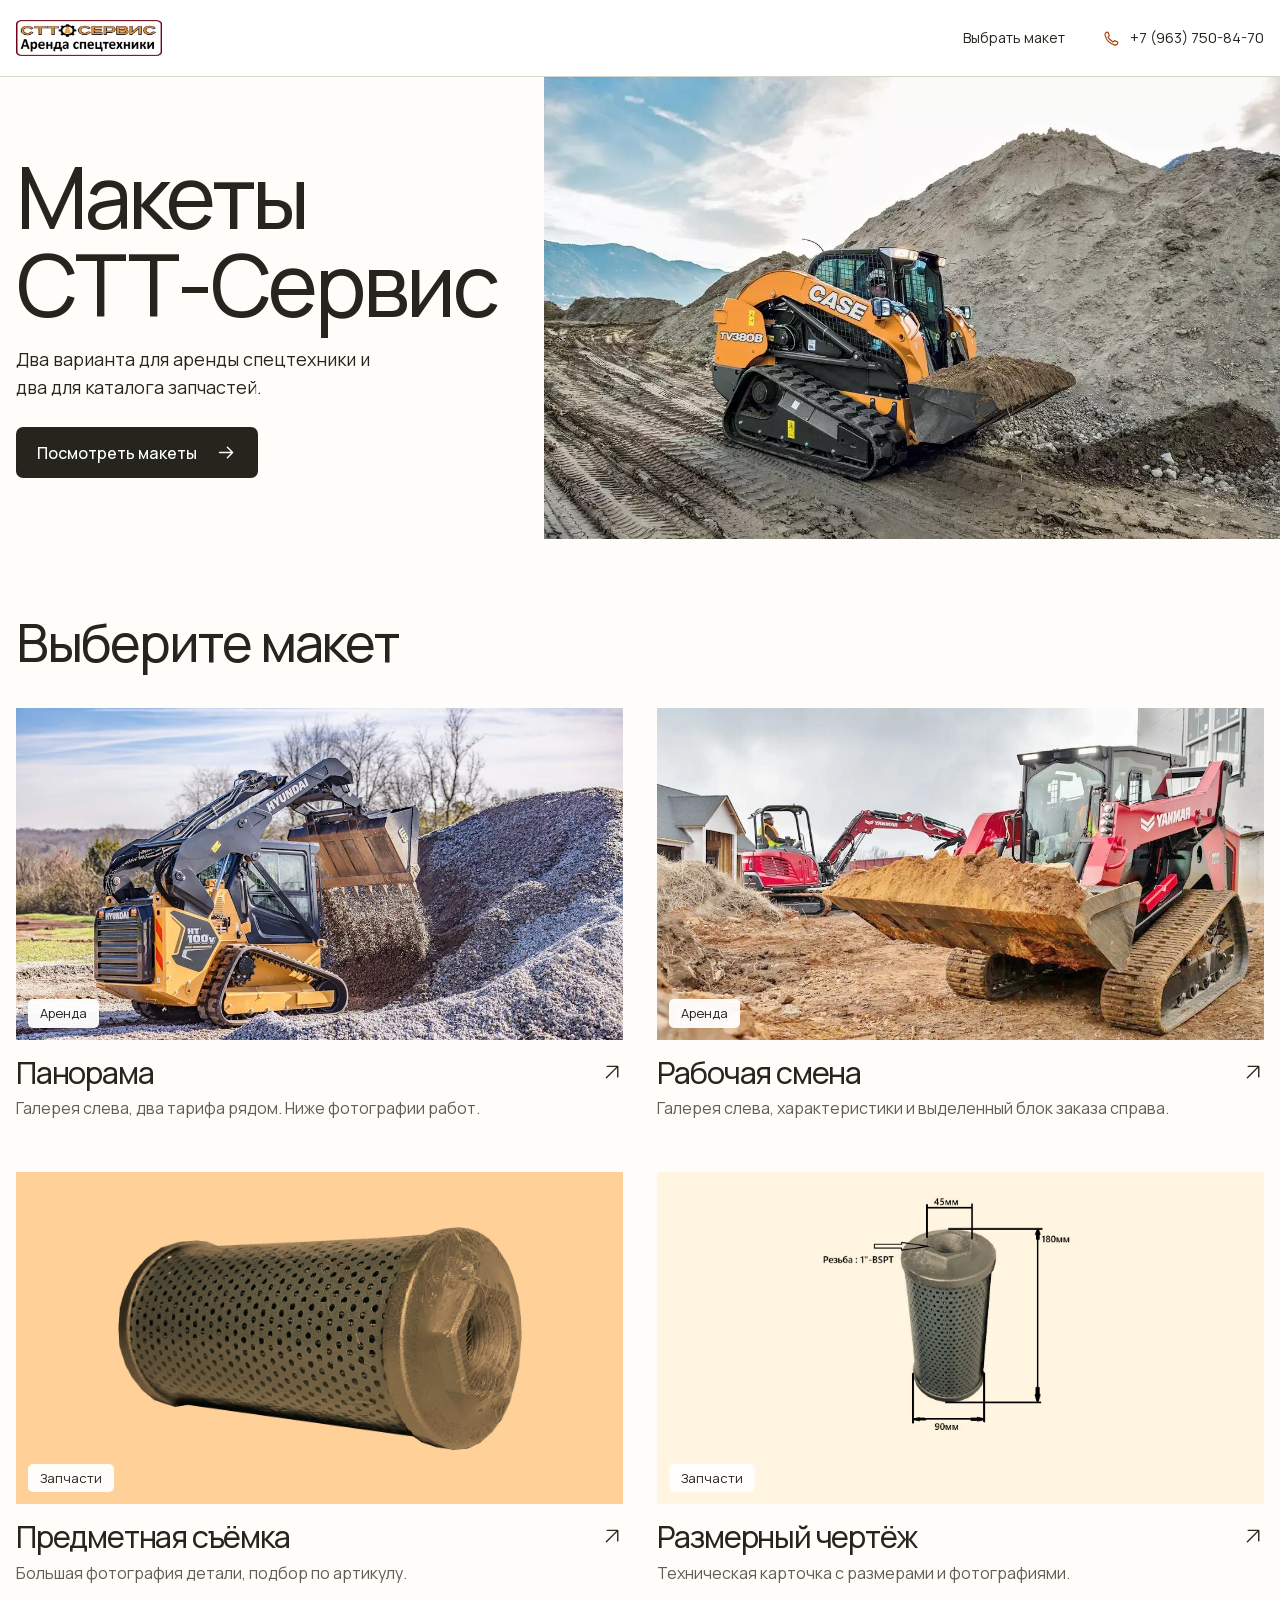
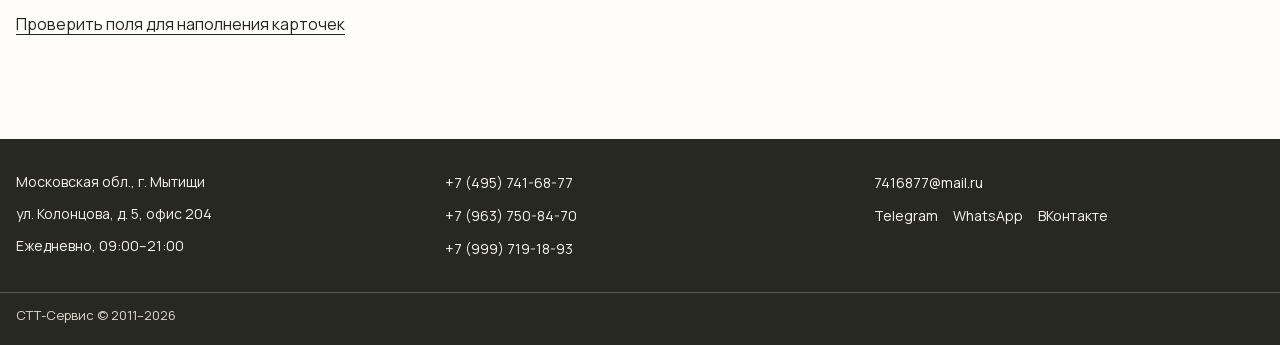
<file: index.html>
<!doctype html><html lang="ru"><head>
    <meta charset="utf-8"><meta name="viewport" content="width=device-width,initial-scale=1,viewport-fit=cover">
    <meta name="robots" content="noindex,nofollow"><meta name="theme-color" content="#ffca54">
    <title>Макеты для согласования · СТТ-Сервис</title>
    <meta name="description" content="Четыре макета страниц для согласования.">
    <meta property="og:type" content="website"><meta property="og:title" content="Макеты для согласования · СТТ-Сервис">
    <meta property="og:description" content="Четыре макета страниц для согласования."><meta property="og:locale" content="ru_RU">
    <meta property="og:url" content="https://overf1tted.github.io/stt-design/"><meta property="og:image" content="https://overf1tted.github.io/stt-design/work-slope.webp">
    <link rel="icon" href="logo.webp"><link rel="stylesheet" href="orange.css?v=5">
    <script src="orange.js?v=3" defer></script></head><body class="review"><a class="skip" href="#main">К содержанию</a><header><div class="shell head"><a class="brand" href="index.html" aria-label="СТТ-Сервис — все макеты"><img src="logo.webp" width="460" height="111" alt="СТТ-Сервис"></a><nav aria-label="Навигация"><a href="#variants">Выбрать макет</a></nav><a class="phone" href="tel:+79637508470" aria-label="Позвонить +7 (963) 750-84-70"><svg class="icon" aria-hidden="true" viewBox="0 0 24 24" fill="none" stroke="currentColor" stroke-width="1.6" stroke-linecap="round" stroke-linejoin="round"><path d="m7 3 2 5-2 2c2 3 4 5 7 7l2-2 5 2c0 3-2 5-5 4C9 19 5 15 3 8 2 5 4 3 7 3z"/></svg><span>+7 (963) 750-84-70</span></a></div></header><main id="main"><section class="cover"><div class="cover-pic"><img src="work-slope.webp" alt="Гусеничный мини-погрузчик у насыпи щебня" title="Гусеничный мини-погрузчик у насыпи щебня" decoding="async" fetchpriority="high"></div><div class="cover-copy"><h1>Макеты <br>СТТ-Сервис</h1><p>Два варианта для аренды спецтехники и два для каталога запчастей.</p><a class="action dark" href="#variants"><span>Посмотреть макеты</span><svg class="icon" aria-hidden="true" viewBox="0 0 24 24" fill="none" stroke="currentColor" stroke-width="1.6" stroke-linecap="round" stroke-linejoin="round"><path d="M4 12h15m-6-6 6 6-6 6"/></svg></a></div></section><section id="variants" class="shell options"><h2>Выберите макет</h2><div class="option-grid"><a class="preview-card panorama-card" href="panorama.html"><figure><img src="loader-gravel.webp" alt="Мини-погрузчик набирает щебень" title="Мини-погрузчик набирает щебень" decoding="async" loading="lazy"><span>Аренда</span></figure><div><h3>Панорама</h3><svg class="icon" aria-hidden="true" viewBox="0 0 24 24" fill="none" stroke="currentColor" stroke-width="1.6" stroke-linecap="round" stroke-linejoin="round"><path d="M5 18 18 5M6 5h12v12"/></svg></div><p>Галерея слева, два тарифа рядом. Ниже фотографии работ.</p></a><a class="preview-card shift-card" href="shift.html"><figure><img src="loader-main.webp" alt="Гусеничный мини-погрузчик с ковшом песка" title="Гусеничный мини-погрузчик с ковшом песка" decoding="async" loading="lazy"><span>Аренда</span></figure><div><h3>Рабочая смена</h3><svg class="icon" aria-hidden="true" viewBox="0 0 24 24" fill="none" stroke="currentColor" stroke-width="1.6" stroke-linecap="round" stroke-linejoin="round"><path d="M5 18 18 5M6 5h12v12"/></svg></div><p>Галерея слева, характеристики и выделенный блок заказа справа.</p></a><a class="preview-card detail-card" href="detail.html"><figure><img src="product-3.webp" alt="Гидравлический фильтр V0511-65150, вид сбоку" title="Гидравлический фильтр V0511-65150, вид сбоку" decoding="async" loading="lazy"><span>Запчасти</span></figure><div><h3>Предметная съёмка</h3><svg class="icon" aria-hidden="true" viewBox="0 0 24 24" fill="none" stroke="currentColor" stroke-width="1.6" stroke-linecap="round" stroke-linejoin="round"><path d="M5 18 18 5M6 5h12v12"/></svg></div><p>Большая фотография детали, подбор по артикулу.</p></a><a class="preview-card drawing-card" href="drawing.html"><figure><img src="product-2.webp" alt="Размерный чертёж фильтра с указанием резьбы" title="Размерный чертёж фильтра с указанием резьбы" decoding="async" loading="lazy"><span>Запчасти</span></figure><div><h3>Размерный чертёж</h3><svg class="icon" aria-hidden="true" viewBox="0 0 24 24" fill="none" stroke="currentColor" stroke-width="1.6" stroke-linecap="round" stroke-linejoin="round"><path d="M5 18 18 5M6 5h12v12"/></svg></div><p>Техническая карточка с размерами и фотографиями.</p></a></div><p class="edit-link"><a href="editor.html">Проверить поля для наполнения карточек</a></p></section></main><footer class="contact-footer"><div class="shell foot">
      <div><p>Московская обл., г. Мытищи</p><p>ул. Колонцова, д. 5, офис 204</p><p>Ежедневно, 09:00–21:00</p></div>
      <div><a href="tel:+74957416877">+7 (495) 741-68-77</a><a href="tel:+79637508470">+7 (963) 750-84-70</a><a href="tel:+79997191893">+7 (999) 719-18-93</a></div>
      <div><a href="mailto:7416877@mail.ru">7416877@mail.ru</a><div class="foot-links">
        <a href="https://t.me/STT_SERVIS">Telegram</a><a href="https://wa.me/79637508470">WhatsApp</a><a href="https://vk.com/stt_service79637508470">ВКонтакте</a></div>
      </div></div><div class="shell footer-copy">СТТ-Сервис © 2011–2026</div></footer></body></html>
</file>
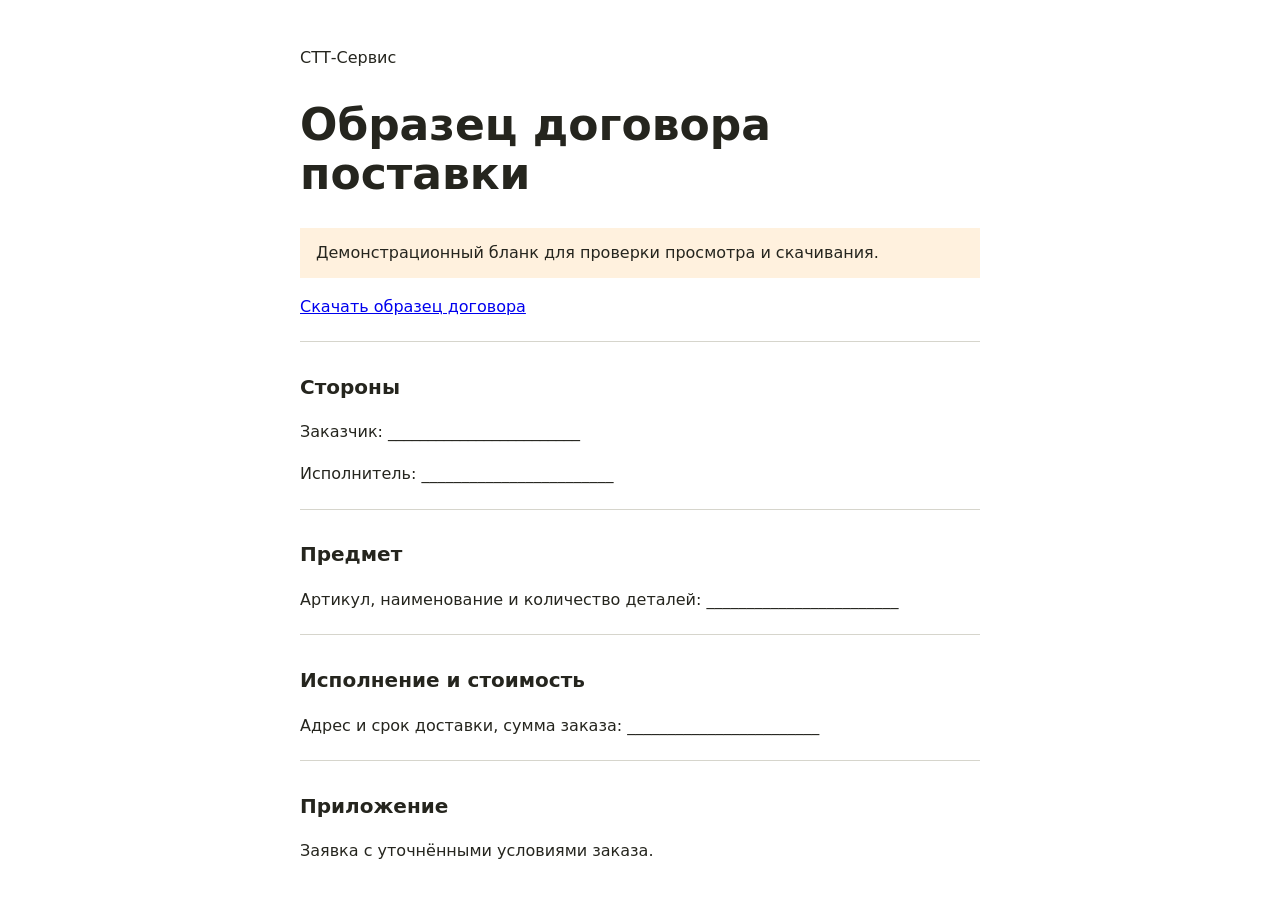
<file: agreement-parts.html>
<!doctype html><html lang="ru"><head><meta charset="utf-8"><meta name="viewport" content="width=device-width,initial-scale=1"><meta name="robots" content="noindex,nofollow"><title>Образец договора поставки · СТТ-Сервис</title><style>
    body{font:16px/1.6 system-ui,sans-serif;max-width:680px;margin:45px auto;padding:0 20px;color:#25251e}
    h1{font-size:clamp(28px,6vw,44px);font-weight:550;line-height:1.12}
    h2{font-size:20px} section{border-top:1px solid #d6d5cc;margin-top:22px;padding-top:12px}
    p{overflow-wrap:anywhere} aside{background:#fff1de;padding:12px 16px}
    </style></head><body><p>СТТ-Сервис</p><h1>Образец договора поставки</h1>
    <aside>Демонстрационный бланк для проверки просмотра и скачивания.</aside>
    <p><a href="agreement-parts.html" download>Скачать образец договора</a></p><section><h2>Стороны</h2><p>Заказчик: ________________________</p><p>Исполнитель: ________________________</p></section><section><h2>Предмет</h2><p>Артикул, наименование и количество деталей: ________________________</p></section><section><h2>Исполнение и стоимость</h2><p>Адрес и срок доставки, сумма заказа: ________________________</p></section><section><h2>Приложение</h2><p>Заявка с уточнёнными условиями заказа.</p></section></body></html>
</file>
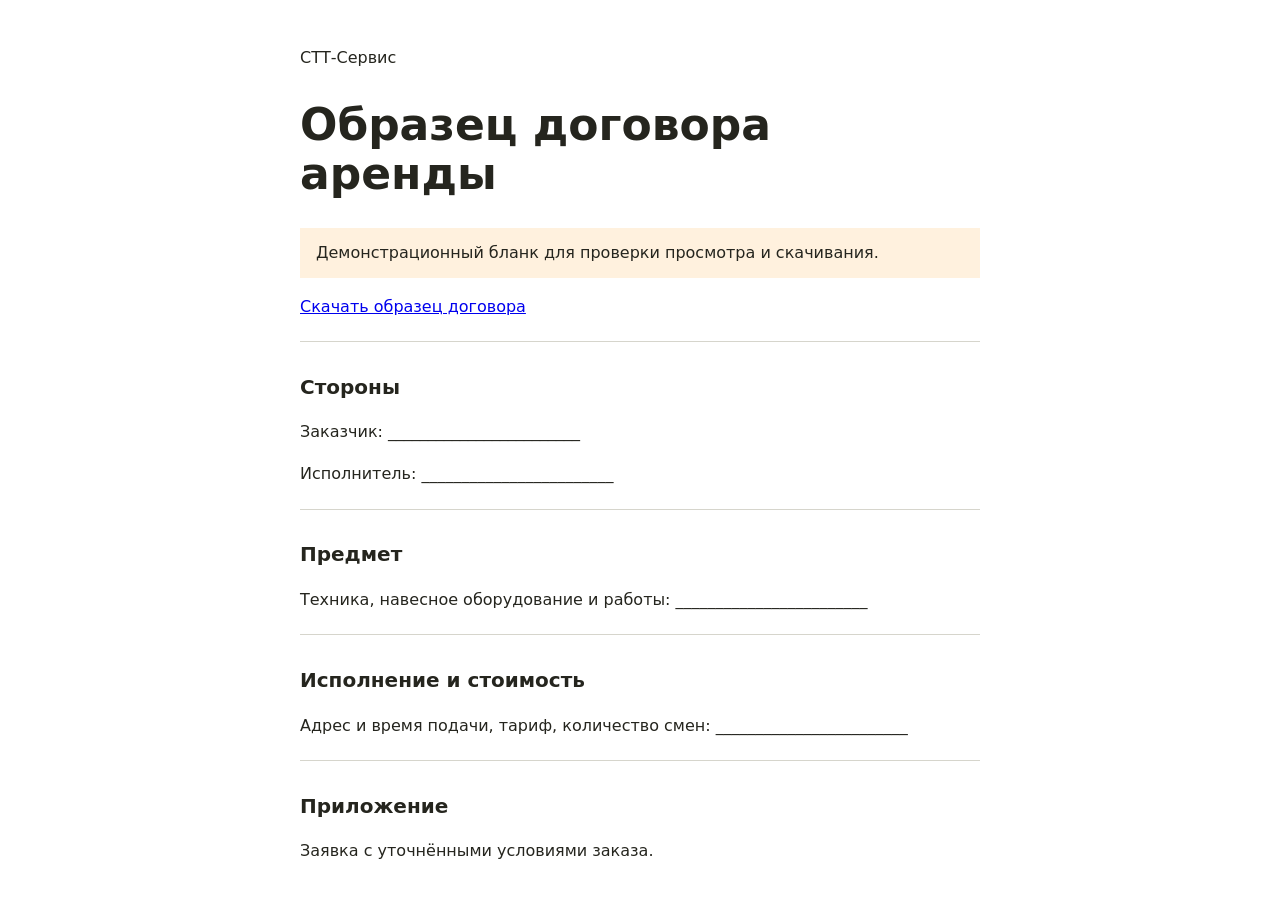
<file: agreement-rent.html>
<!doctype html><html lang="ru"><head><meta charset="utf-8"><meta name="viewport" content="width=device-width,initial-scale=1"><meta name="robots" content="noindex,nofollow"><title>Образец договора аренды · СТТ-Сервис</title><style>
    body{font:16px/1.6 system-ui,sans-serif;max-width:680px;margin:45px auto;padding:0 20px;color:#25251e}
    h1{font-size:clamp(28px,6vw,44px);font-weight:550;line-height:1.12}
    h2{font-size:20px} section{border-top:1px solid #d6d5cc;margin-top:22px;padding-top:12px}
    p{overflow-wrap:anywhere} aside{background:#fff1de;padding:12px 16px}
    </style></head><body><p>СТТ-Сервис</p><h1>Образец договора аренды</h1>
    <aside>Демонстрационный бланк для проверки просмотра и скачивания.</aside>
    <p><a href="agreement-rent.html" download>Скачать образец договора</a></p><section><h2>Стороны</h2><p>Заказчик: ________________________</p><p>Исполнитель: ________________________</p></section><section><h2>Предмет</h2><p>Техника, навесное оборудование и работы: ________________________</p></section><section><h2>Исполнение и стоимость</h2><p>Адрес и время подачи, тариф, количество смен: ________________________</p></section><section><h2>Приложение</h2><p>Заявка с уточнёнными условиями заказа.</p></section></body></html>
</file>
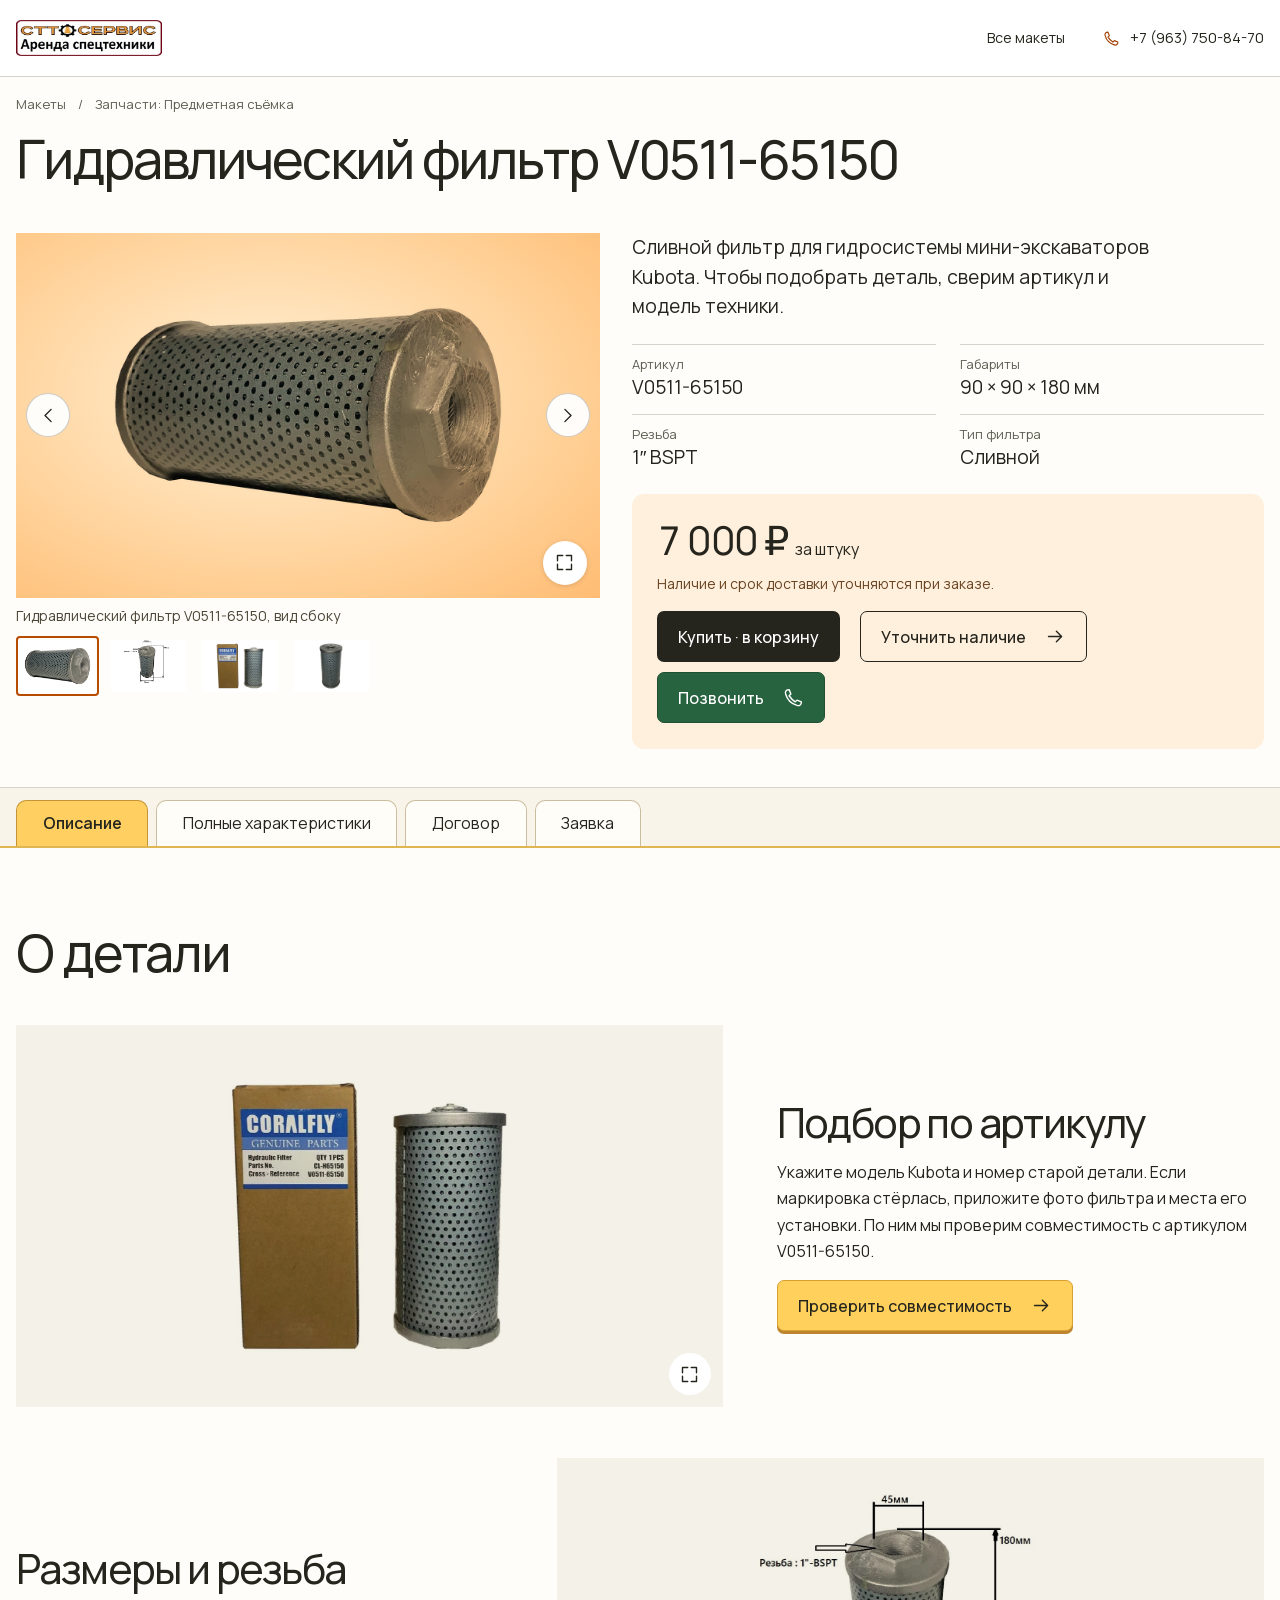
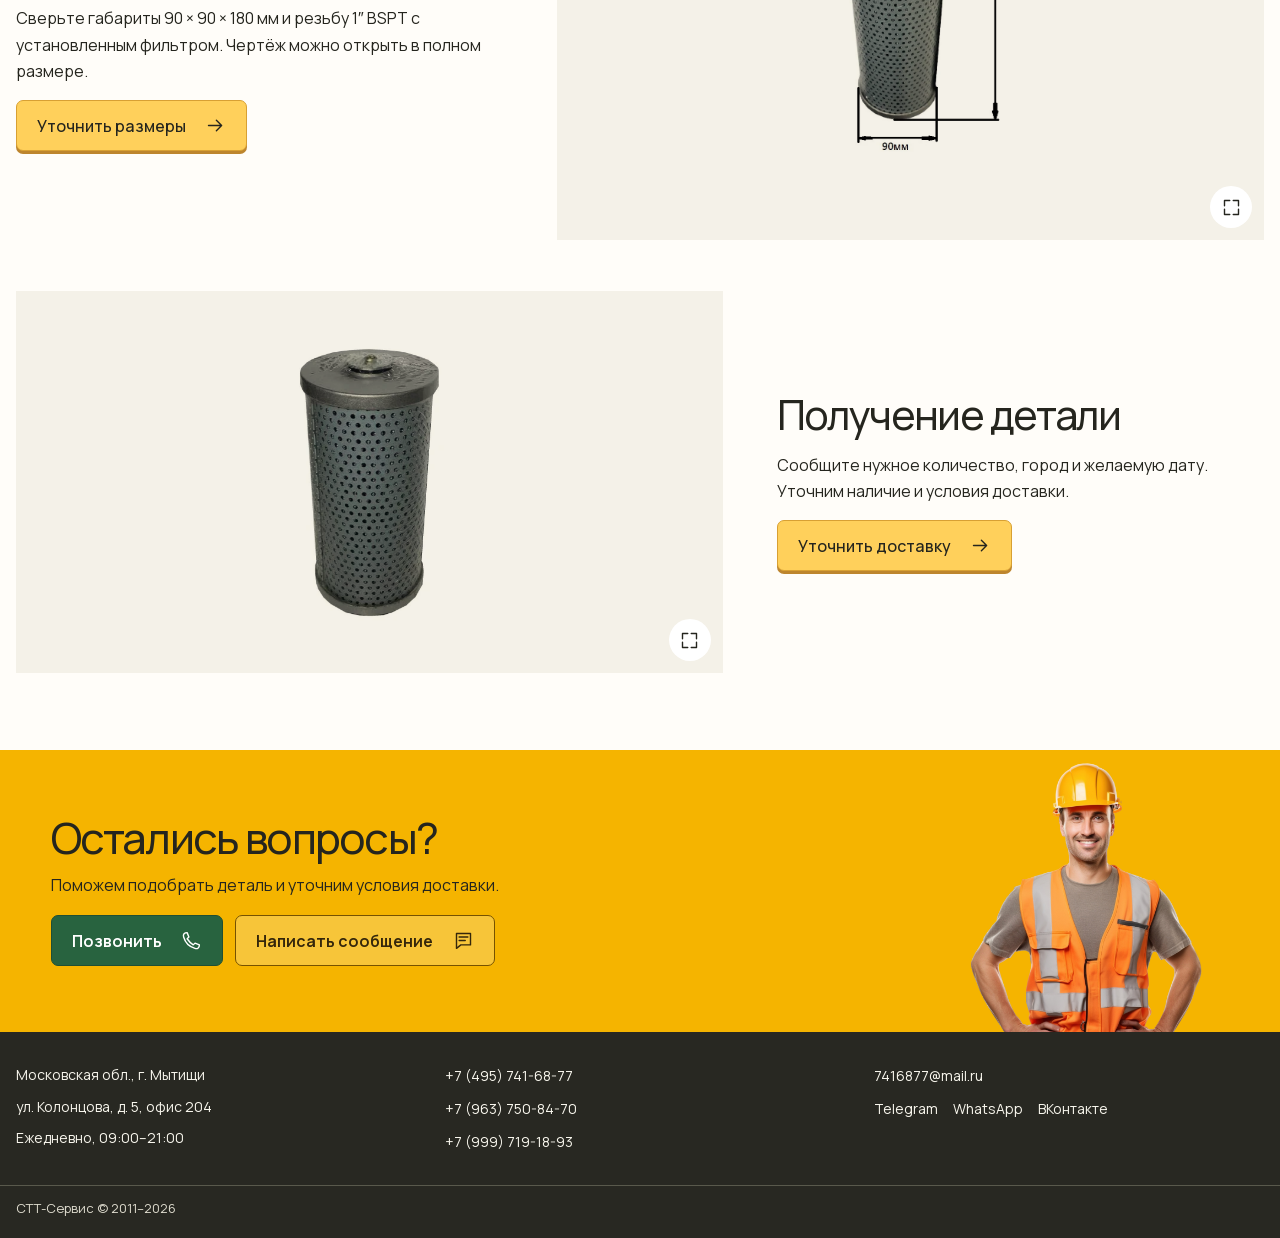
<file: detail.html>
<!doctype html><html lang="ru"><head>
    <meta charset="utf-8"><meta name="viewport" content="width=device-width,initial-scale=1,viewport-fit=cover">
    <meta name="robots" content="noindex,nofollow"><meta name="theme-color" content="#ffca54">
    <title>Гидравлический фильтр V0511-65150 · СТТ-Сервис</title>
    <meta name="description" content="Сливной фильтр для гидросистемы мини-экскаваторов Kubota. Чтобы подобрать деталь, сверим артикул и модель техники.">
    <meta property="og:type" content="website"><meta property="og:title" content="Гидравлический фильтр V0511-65150 · СТТ-Сервис">
    <meta property="og:description" content="Сливной фильтр для гидросистемы мини-экскаваторов Kubota. Чтобы подобрать деталь, сверим артикул и модель техники."><meta property="og:locale" content="ru_RU">
    <meta property="og:url" content="https://overf1tted.github.io/stt-design/detail.html"><meta property="og:image" content="https://overf1tted.github.io/stt-design/product-3.webp"><script type="application/ld+json">{"@context": "https://schema.org", "@graph": [{"@type": "Product", "name": "Гидравлический фильтр V0511-65150", "description": "Сливной фильтр для гидросистемы мини-экскаваторов Kubota. Чтобы подобрать деталь, сверим артикул и модель техники.", "url": "https://overf1tted.github.io/stt-design/detail.html", "image": ["https://overf1tted.github.io/stt-design/product-3.webp", "https://overf1tted.github.io/stt-design/product-2.webp", "https://overf1tted.github.io/stt-design/product-main.webp", "https://overf1tted.github.io/stt-design/product-4.webp"], "sku": "V0511-65150", "offers": {"@type": "Offer", "price": 7000, "priceCurrency": "RUB", "url": "https://stt-servis.ru/shop/71/desc/gidravlicheskij-filtr-v0511-65150-slivnoj-dlja-kubota"}}, {"@type": "BreadcrumbList", "itemListElement": [{"@type": "ListItem", "position": 1, "name": "Макеты", "item": "https://overf1tted.github.io/stt-design/"}, {"@type": "ListItem", "position": 2, "name": "Запчасти: Предметная съёмка", "item": "https://overf1tted.github.io/stt-design/detail.html"}]}]}</script>
    <link rel="icon" href="logo.webp"><link rel="stylesheet" href="orange.css?v=24">
    <script src="orange.js?v=10" defer></script></head><body class="detail"><a class="skip" href="#main">К содержанию</a><header><div class="shell head"><a class="brand" href="index.html" aria-label="СТТ-Сервис — все макеты"><img src="logo.webp" width="460" height="111" alt="СТТ-Сервис"></a><nav aria-label="Навигация"><a href="index.html">Все макеты</a></nav><a class="phone" href="tel:+79637508470" aria-label="Позвонить +7 (963) 750-84-70"><svg class="icon" aria-hidden="true" viewBox="0 0 24 24" fill="none" stroke="currentColor" stroke-width="1.6" stroke-linecap="round" stroke-linejoin="round"><path d="m7 3 2 5-2 2c2 3 4 5 7 7l2-2 5 2c0 3-2 5-5 4C9 19 5 15 3 8 2 5 4 3 7 3z"/></svg><span>+7 (963) 750-84-70</span></a></div></header><main id="main"><div class="feature-banner"><div class="shell">
      <nav class="crumb" aria-label="Хлебные крошки"><a href="index.html">Макеты</a>
        <span aria-hidden="true">/</span><span aria-current="page">Запчасти: Предметная съёмка</span>
      </nav><h1>Гидравлический фильтр V0511-65150</h1></div></div>
      <section class="shell feature-grid" aria-label="Фото, характеристики и заказ">
      <div class="gallery"><div class="gallery-frame"><button type="button" class="expand" aria-label="Увеличить изображение">
      <img src="product-3.webp" alt="Гидравлический фильтр V0511-65150, вид сбоку" title="Гидравлический фильтр V0511-65150, вид сбоку" decoding="async" fetchpriority="high"><span><svg class="icon" aria-hidden="true" viewBox="0 0 24 24" fill="none" stroke="currentColor" stroke-width="1.6" stroke-linecap="round" stroke-linejoin="round"><path d="M4 10V4h6m4 0h6v6m0 4v6h-6m-4 0H4v-6"/></svg></span></button><button type="button" class="slide-step prev" data-step="-1" aria-label="Предыдущий кадр"><svg class="icon" aria-hidden="true" viewBox="0 0 24 24" fill="none" stroke="currentColor" stroke-width="1.6" stroke-linecap="round" stroke-linejoin="round"><path d="m15 5-7 7 7 7"/></svg></button><button type="button" class="slide-step next" data-step="1" aria-label="Следующий кадр"><svg class="icon" aria-hidden="true" viewBox="0 0 24 24" fill="none" stroke="currentColor" stroke-width="1.6" stroke-linecap="round" stroke-linejoin="round"><path d="m9 5 7 7-7 7"/></svg></button></div>
      <p class="media-note" aria-live="polite">Гидравлический фильтр V0511-65150, вид сбоку</p>
      <div class="thumbnails" role="group" aria-label="Фото и видео"><button type="button" class="thumb" data-caption="Гидравлический фильтр V0511-65150, вид сбоку" aria-pressed="true" aria-label="Показать фото. Гидравлический фильтр V0511-65150, вид сбоку"><img src="product-3.webp" alt="Гидравлический фильтр V0511-65150, вид сбоку" title="Гидравлический фильтр V0511-65150, вид сбоку" decoding="async" loading="lazy"></button><button type="button" class="thumb" data-caption="Размерный чертёж фильтра с указанием резьбы" aria-pressed="false" aria-label="Показать фото. Размерный чертёж фильтра с указанием резьбы"><img src="product-2.webp" alt="Размерный чертёж фильтра с указанием резьбы" title="Размерный чертёж фильтра с указанием резьбы" decoding="async" loading="lazy"></button><button type="button" class="thumb" data-caption="Гидравлический фильтр и его упаковка" aria-pressed="false" aria-label="Показать фото. Гидравлический фильтр и его упаковка"><img src="product-main.webp" alt="Гидравлический фильтр и его упаковка" title="Гидравлический фильтр и его упаковка" decoding="async" loading="lazy"></button><button type="button" class="thumb" data-caption="Фильтр, вид со стороны присоединения" aria-pressed="false" aria-label="Показать фото. Фильтр, вид со стороны присоединения"><img src="product-4.webp" alt="Фильтр, вид со стороны присоединения" title="Фильтр, вид со стороны присоединения" decoding="async" loading="lazy"></button></div></div><div class="offer"><p class="feature-lead">Сливной фильтр для гидросистемы мини-экскаваторов Kubota. Чтобы подобрать деталь, сверим артикул и модель техники.</p>
      <dl class="specs"><div><dt>Артикул</dt><dd>V0511-65150</dd></div><div><dt>Габариты</dt><dd>90 × 90 × 180 мм</dd></div><div><dt>Резьба</dt><dd>1″ BSPT</dd></div><div><dt>Тип фильтра</dt><dd>Сливной</dd></div></dl>
      <div class="order-panel"><p class="part-price"><span>7 000 ₽</span> за штуку</p><p class="order-note">Наличие и срок доставки уточняются при заказе.</p>
      <div class="order-actions"><button type="button" class="action dark" data-buy>Купить · в корзину</button><a class="action outline" href="#request"><span>Уточнить наличие</span><svg class="icon" aria-hidden="true" viewBox="0 0 24 24" fill="none" stroke="currentColor" stroke-width="1.6" stroke-linecap="round" stroke-linejoin="round"><path d="M4 12h15m-6-6 6 6-6 6"/></svg></a><a class="action call-action" href="tel:+79637508470"><span>Позвонить</span><svg class="icon" aria-hidden="true" viewBox="0 0 24 24" fill="none" stroke="currentColor" stroke-width="1.6" stroke-linecap="round" stroke-linejoin="round"><path d="m7 3 2 5-2 2c2 3 4 5 7 7l2-2 5 2c0 3-2 5-5 4C9 19 5 15 3 8 2 5 4 3 7 3z"/></svg></a></div><div class="basket" data-item="part" hidden><h3>Корзина макета</h3><p>Гидравлический фильтр V0511-65150</p>
      <div class="basket-line"><button type="button" data-qty="-1" aria-label="Уменьшить количество">−</button>
      <output data-count data-unit="шт."></output><button type="button" data-qty="1" aria-label="Увеличить количество">+</button>
      <strong data-total data-price="7000"></strong></div>
      <a data-checkout href="https://stt-servis.ru/shop/71/desc/gidravlicheskij-filtr-v0511-65150-slivnoj-dlja-kubota">Перейти к оформлению в магазине СТТ-Сервис</a><small>Тестовая корзина. В действующем магазине товар нужно добавить отдельно.</small></div></div></div></section>
      <div class="section-nav"><nav class="shell" aria-label="Разделы карточки">
      <a href="#description">Описание</a><a href="#specifications"><span class="tab-label-wide">Полные характеристики</span><span class="tab-label-short">Характеристики</span></a><a href="#docs">Договор</a><a href="#request">Заявка</a>
      </nav></div><section id="description" class="shell stories"><h2>О детали</h2><article class="story">
          <figure><button type="button" class="story-open" aria-label="Увеличить фото. Гидравлический фильтр и его упаковка">
            <img src="product-main.webp" alt="Гидравлический фильтр и его упаковка" title="Гидравлический фильтр и его упаковка" loading="lazy" decoding="async"><span><svg class="icon" aria-hidden="true" viewBox="0 0 24 24" fill="none" stroke="currentColor" stroke-width="1.6" stroke-linecap="round" stroke-linejoin="round"><path d="M4 10V4h6m4 0h6v6m0 4v6h-6m-4 0H4v-6"/></svg></span></button>
            <figcaption hidden></figcaption></figure>
          <div class="story-copy"><h3>Подбор по артикулу</h3><p>Укажите модель Kubota и номер старой детали. Если маркировка стёрлась, приложите фото фильтра и места его установки. По ним мы проверим совместимость с артикулом V0511-65150.</p><a class="action primary" href="#request"><span>Проверить совместимость</span><svg class="icon" aria-hidden="true" viewBox="0 0 24 24" fill="none" stroke="currentColor" stroke-width="1.6" stroke-linecap="round" stroke-linejoin="round"><path d="M4 12h15m-6-6 6 6-6 6"/></svg></a></div></article><article class="story">
          <figure><button type="button" class="story-open" aria-label="Увеличить фото. Размерный чертёж фильтра с указанием резьбы">
            <img src="product-2.webp" alt="Размерный чертёж фильтра с указанием резьбы" title="Размерный чертёж фильтра с указанием резьбы" loading="lazy" decoding="async"><span><svg class="icon" aria-hidden="true" viewBox="0 0 24 24" fill="none" stroke="currentColor" stroke-width="1.6" stroke-linecap="round" stroke-linejoin="round"><path d="M4 10V4h6m4 0h6v6m0 4v6h-6m-4 0H4v-6"/></svg></span></button>
            <figcaption hidden></figcaption></figure>
          <div class="story-copy"><h3>Размеры и резьба</h3><p>Сверьте габариты 90 × 90 × 180 мм и резьбу 1″ BSPT с установленным фильтром. Чертёж можно открыть в полном размере.</p><a class="action primary" href="#request"><span>Уточнить размеры</span><svg class="icon" aria-hidden="true" viewBox="0 0 24 24" fill="none" stroke="currentColor" stroke-width="1.6" stroke-linecap="round" stroke-linejoin="round"><path d="M4 12h15m-6-6 6 6-6 6"/></svg></a></div></article><article class="story">
          <figure><button type="button" class="story-open" aria-label="Увеличить фото. Фильтр, вид со стороны присоединения">
            <img src="product-4.webp" alt="Фильтр, вид со стороны присоединения" title="Фильтр, вид со стороны присоединения" loading="lazy" decoding="async"><span><svg class="icon" aria-hidden="true" viewBox="0 0 24 24" fill="none" stroke="currentColor" stroke-width="1.6" stroke-linecap="round" stroke-linejoin="round"><path d="M4 10V4h6m4 0h6v6m0 4v6h-6m-4 0H4v-6"/></svg></span></button>
            <figcaption hidden></figcaption></figure>
          <div class="story-copy"><h3>Получение детали</h3><p>Сообщите нужное количество, город и желаемую дату. Уточним наличие и условия доставки.</p><a class="action primary" href="#request"><span>Уточнить доставку</span><svg class="icon" aria-hidden="true" viewBox="0 0 24 24" fill="none" stroke="currentColor" stroke-width="1.6" stroke-linecap="round" stroke-linejoin="round"><path d="M4 12h15m-6-6 6 6-6 6"/></svg></a></div></article></section><section id="specifications">
      <div class="shell panel-return" hidden><a class="action" href="#description" data-description-return><svg class="icon" aria-hidden="true" viewBox="0 0 24 24" fill="none" stroke="currentColor" stroke-width="1.6" stroke-linecap="round" stroke-linejoin="round"><path d="m15 5-7 7 7 7"/></svg><span>Вернуться к описанию</span></a></div><div class="shell detail-panel full-specs">
      <div class="panel-intro"><span class="panel-tag"><svg class="icon" aria-hidden="true" viewBox="0 0 24 24" fill="none" stroke="currentColor" stroke-width="1.6" stroke-linecap="round" stroke-linejoin="round"><path d="m12 3 9 5-9 5-9-5 9-5Zm-9 9 9 5 9-5M3 16l9 5 9-5"/></svg>Характеристики запчасти</span><h2>Полные характеристики</h2><p>Сверьте артикул, размеры и резьбу перед заказом детали.</p>
        <figure class="specs-photo"><img data-specs-photo src="product-main.webp" alt="Гидравлический фильтр и его упаковка" loading="lazy" decoding="async"></figure>
      </div><dl class="panel-card spec-table"><div><dt><span class="panel-icon"><svg class="icon" aria-hidden="true" viewBox="0 0 24 24" fill="none" stroke="currentColor" stroke-width="1.6" stroke-linecap="round" stroke-linejoin="round"><path d="M6 3h8l5 5v13H5V3h1Zm7 0v6h6M8 13h8m-8 4h6"/></svg></span>Артикул</dt><dd>V0511-65150</dd></div><div><dt><span class="panel-icon"><svg class="icon" aria-hidden="true" viewBox="0 0 24 24" fill="none" stroke="currentColor" stroke-width="1.6" stroke-linecap="round" stroke-linejoin="round"><path d="M4 10V4h6m4 0h6v6m0 4v6h-6m-4 0H4v-6"/></svg></span>Габариты</dt><dd>90 × 90 × 180 мм</dd></div><div><dt><span class="panel-icon"><svg class="icon" aria-hidden="true" viewBox="0 0 24 24" fill="none" stroke="currentColor" stroke-width="1.6" stroke-linecap="round" stroke-linejoin="round"><path d="m12 3 9 5-9 5-9-5 9-5Zm-9 9 9 5 9-5M3 16l9 5 9-5"/></svg></span>Резьба</dt><dd>1″ BSPT</dd></div><div><dt><span class="panel-icon"><svg class="icon" aria-hidden="true" viewBox="0 0 24 24" fill="none" stroke="currentColor" stroke-width="1.6" stroke-linecap="round" stroke-linejoin="round"><path d="M3 9h18l-2 7a5 5 0 0 1-5 4h-4a5 5 0 0 1-5-4L3 9Zm5 0 2-4m7 4-2-4"/></svg></span>Тип фильтра</dt><dd>Сливной</dd></div></dl>
      </div></section><section id="docs">
      <div class="shell panel-return" hidden><a class="action" href="#description" data-description-return><svg class="icon" aria-hidden="true" viewBox="0 0 24 24" fill="none" stroke="currentColor" stroke-width="1.6" stroke-linecap="round" stroke-linejoin="round"><path d="m15 5-7 7 7 7"/></svg><span>Вернуться к описанию</span></a></div><div class="shell detail-panel docs">
      <div class="panel-intro"><span class="panel-tag"><svg class="icon" aria-hidden="true" viewBox="0 0 24 24" fill="none" stroke="currentColor" stroke-width="1.6" stroke-linecap="round" stroke-linejoin="round"><path d="M6 3h8l5 5v13H5V3h1Zm7 0v6h6M8 13h8m-8 4h6"/></svg>Документы</span><h2>Договор поставки</h2><p>Ознакомьтесь с условиями поставки запчастей и скачайте договор.</p>
        <div class="panel-illustrated"><ul class="panel-points"><li><span class="panel-icon"><svg class="icon" aria-hidden="true" viewBox="0 0 24 24" fill="none" stroke="currentColor" stroke-width="1.6" stroke-linecap="round" stroke-linejoin="round"><path d="M12 2 4 6v6c0 5 4 8 8 10 4-2 8-5 8-10V6l-8-4Zm-3 10 2 2 4-4"/></svg></span><div><strong>Прозрачные условия</strong><p>Стоимость, сроки и обязанности сторон</p></div></li><li><span class="panel-icon"><svg class="icon" aria-hidden="true" viewBox="0 0 24 24" fill="none" stroke="currentColor" stroke-width="1.6" stroke-linecap="round" stroke-linejoin="round"><path d="M6 3h8l5 5v13H5V3h1Zm7 0v6h6M8 13h8m-8 4h6"/></svg></span><div><strong>Образец договора</strong><p>Разделы договора и приложение</p></div></li><li><span class="panel-icon"><svg class="icon" aria-hidden="true" viewBox="0 0 24 24" fill="none" stroke="currentColor" stroke-width="1.6" stroke-linecap="round" stroke-linejoin="round"><path d="M13 2 4 14h7l-1 8 10-12h-7l1-8Z"/></svg></span><div><strong>Быстро и удобно</strong><p>Откройте и скачайте образец договора</p></div></li></ul>
          <figure class="contract-art" aria-hidden="true">
            <img src="contract-art.webp" width="816" height="860" alt="" loading="lazy" decoding="async">
          </figure>
        </div>
      </div>
      <div class="panel-card contract-card">
        <details>
          <summary><span class="panel-icon"><svg class="icon" aria-hidden="true" viewBox="0 0 24 24" fill="none" stroke="currentColor" stroke-width="1.6" stroke-linecap="round" stroke-linejoin="round"><path d="M6 3h8l5 5v13H5V3h1Zm7 0v6h6M8 13h8m-8 4h6"/></svg></span><span class="contract-summary"><strong>Что входит в договор поставки</strong><span>Права и обязанности сторон, стоимость, сроки и условия поставки.</span></span><svg class="icon" aria-hidden="true" viewBox="0 0 24 24" fill="none" stroke="currentColor" stroke-width="1.6" stroke-linecap="round" stroke-linejoin="round"><path d="m5 9 7 7 7-7"/></svg></summary>
          <p>Артикул, количество, цена, способ и адрес доставки.</p>
        </details>
        <div class="panel-actions"><a class="action dark" href="agreement-parts.html"><span>Посмотреть и скачать</span><svg class="icon" aria-hidden="true" viewBox="0 0 24 24" fill="none" stroke="currentColor" stroke-width="1.6" stroke-linecap="round" stroke-linejoin="round"><path d="M12 3v12m-5-5 5 5 5-5M4 16v4h16v-4"/></svg></a>
          <a class="action outline" href="tel:+79637508470"><span>Связаться с менеджером</span><svg class="icon" aria-hidden="true" viewBox="0 0 24 24" fill="none" stroke="currentColor" stroke-width="1.6" stroke-linecap="round" stroke-linejoin="round"><path d="m7 3 2 5-2 2c2 3 4 5 7 7l2-2 5 2c0 3-2 5-5 4C9 19 5 15 3 8 2 5 4 3 7 3z"/></svg></a></div>
      </div>
      </div></section>
    <section id="request" class="request">
      <div class="shell panel-return" hidden><a class="action" href="#description" data-description-return><svg class="icon" aria-hidden="true" viewBox="0 0 24 24" fill="none" stroke="currentColor" stroke-width="1.6" stroke-linecap="round" stroke-linejoin="round"><path d="m15 5-7 7 7 7"/></svg><span>Вернуться к описанию</span></a></div><div class="shell detail-panel request-inner--illustrated">
      <div class="panel-intro request-intro"><span class="panel-tag"><svg class="icon" aria-hidden="true" viewBox="0 0 24 24" fill="none" stroke="currentColor" stroke-width="1.6" stroke-linecap="round" stroke-linejoin="round"><path d="M6 3h8l5 5v13H5V3h1Zm7 0v6h6M8 13h8m-8 4h6"/></svg>Запрос по запчастям</span><h2>Уточнить наличие и доставку</h2><p>Укажите модель техники и количество деталей, чтобы уточнить наличие и условия доставки.</p>
        <div class="panel-illustrated">
          <ul class="panel-points"><li><span class="panel-icon"><svg class="icon" aria-hidden="true" viewBox="0 0 24 24" fill="none" stroke="currentColor" stroke-width="1.6" stroke-linecap="round" stroke-linejoin="round"><path d="M13 2 4 14h7l-1 8 10-12h-7l1-8Z"/></svg></span><div><strong>Подбор детали</strong><p>Сверим артикул с моделью техники</p></div></li><li><span class="panel-icon"><svg class="icon" aria-hidden="true" viewBox="0 0 24 24" fill="none" stroke="currentColor" stroke-width="1.6" stroke-linecap="round" stroke-linejoin="round"><path d="M20 10c0 5-8 12-8 12S4 15 4 10a8 8 0 1 1 16 0Zm-5 0a3 3 0 1 1-6 0 3 3 0 0 1 6 0Z"/></svg></span><div><strong>Условия доставки</strong><p>Уточним адрес и сроки получения</p></div></li><li><span class="panel-icon"><svg class="icon" aria-hidden="true" viewBox="0 0 24 24" fill="none" stroke="currentColor" stroke-width="1.6" stroke-linecap="round" stroke-linejoin="round"><path d="M12 2 4 6v6c0 5 4 8 8 10 4-2 8-5 8-10V6l-8-4Zm-3 10 2 2 4-4"/></svg></span><div><strong>Без обязательств</strong><p>Заявка нужна для предварительного расчёта</p></div></li></ul>
          <figure class="request-portrait"><img src="request-portrait-art.webp" width="767" height="860" alt="" loading="lazy" decoding="async"></figure>
        </div>
      </div>
      <form class="request-form" method="dialog">
      <div class="form-pair"><label><span class="field-label"><svg class="icon" aria-hidden="true" viewBox="0 0 24 24" fill="none" stroke="currentColor" stroke-width="1.6" stroke-linecap="round" stroke-linejoin="round"><path d="M16 7a4 4 0 1 1-8 0 4 4 0 0 1 8 0ZM4 21v-2a5 5 0 0 1 5-5h6a5 5 0 0 1 5 5v2"/></svg><span>Имя<span class="required-mark" aria-hidden="true">*</span></span></span><input name="name" type="text" dir="ltr" autocomplete="given-name" placeholder="Ваше имя" required></label><label><span class="field-label"><svg class="icon" aria-hidden="true" viewBox="0 0 24 24" fill="none" stroke="currentColor" stroke-width="1.6" stroke-linecap="round" stroke-linejoin="round"><path d="m7 3 2 5-2 2c2 3 4 5 7 7l2-2 5 2c0 3-2 5-5 4C9 19 5 15 3 8 2 5 4 3 7 3z"/></svg><span>Телефон<span class="required-mark" aria-hidden="true">*</span></span></span><input name="phone" type="tel" inputmode="tel" autocomplete="tel" placeholder="+7" data-phone-mask maxlength="18" pattern="\+7 \([0-9]{3}\) [0-9]{3}-[0-9]{2}-[0-9]{2}" title="Введите 10 цифр после +7" required></label></div>
      
        <div class="form-pair">
          <label><span class="field-label"><svg class="icon" aria-hidden="true" viewBox="0 0 24 24" fill="none" stroke="currentColor" stroke-width="1.6" stroke-linecap="round" stroke-linejoin="round"><path d="m12 3 9 5-9 5-9-5 9-5Zm-9 9 9 5 9-5M3 16l9 5 9-5"/></svg><span>Модель техники</span></span><input placeholder="Например, Kubota"></label>
          <label><span class="field-label"><svg class="icon" aria-hidden="true" viewBox="0 0 24 24" fill="none" stroke="currentColor" stroke-width="1.6" stroke-linecap="round" stroke-linejoin="round"><path d="M6 2h12a2 2 0 0 1 2 2v16a2 2 0 0 1-2 2H6a2 2 0 0 1-2-2V4a2 2 0 0 1 2-2Zm2 4h8m-8 3h8M8 13h.5m3.5 0h.5m3.5 0h.5M8 17h.5m3.5 0h.5m3.5 0h.5"/></svg><span>Количество деталей</span></span><input type="number" min="1" step="1" inputmode="numeric" placeholder="1"></label>
        </div><label><span class="field-label"><svg class="icon" aria-hidden="true" viewBox="0 0 24 24" fill="none" stroke="currentColor" stroke-width="1.6" stroke-linecap="round" stroke-linejoin="round"><path d="M4 4h16v13H9l-5 4V4Zm3 4h10M7 12h7"/></svg><span>Комментарий</span></span><textarea rows="3" placeholder="Опишите задачу или дополнительные пожелания"></textarea></label>
      <div class="order-actions"><button class="action dark" type="submit"><span>Отправить заявку</span><svg class="icon" aria-hidden="true" viewBox="0 0 24 24" fill="none" stroke="currentColor" stroke-width="1.6" stroke-linecap="round" stroke-linejoin="round"><path d="M4 12h15m-6-6 6 6-6 6"/></svg></button><a class="action call-action" href="tel:+79637508470"><span>Позвонить</span><svg class="icon" aria-hidden="true" viewBox="0 0 24 24" fill="none" stroke="currentColor" stroke-width="1.6" stroke-linecap="round" stroke-linejoin="round"><path d="m7 3 2 5-2 2c2 3 4 5 7 7l2-2 5 2c0 3-2 5-5 4C9 19 5 15 3 8 2 5 4 3 7 3z"/></svg></a></div>
      <small>Демонстрационная форма. Данные остаются в браузере.</small><output aria-live="polite"></output>
    </form>
    </div></section><section class="shell closing"><div class="closing-copy"><div class="closing-intro">
      <h2>Остались вопросы?</h2><p>Поможем подобрать деталь и уточним условия доставки.</p>
      <div class="closing-actions">
        <a class="action call-action" href="tel:+79637508470"><span>Позвонить</span><svg class="icon" aria-hidden="true" viewBox="0 0 24 24" fill="none" stroke="currentColor" stroke-width="1.6" stroke-linecap="round" stroke-linejoin="round"><path d="m7 3 2 5-2 2c2 3 4 5 7 7l2-2 5 2c0 3-2 5-5 4C9 19 5 15 3 8 2 5 4 3 7 3z"/></svg></a>
        <button class="action closing-message" type="button" aria-controls="contact-message" aria-expanded="false"><span>Написать сообщение</span><svg class="icon" aria-hidden="true" viewBox="0 0 24 24" fill="none" stroke="currentColor" stroke-width="1.6" stroke-linecap="round" stroke-linejoin="round"><path d="M4 4h16v13H9l-5 4V4Zm3 4h10M7 12h7"/></svg></button>
      </div></div>
      <form class="request-form closing-contact" id="contact-message" method="dialog" hidden>
        <div class="form-pair"><label><span class="field-label"><svg class="icon" aria-hidden="true" viewBox="0 0 24 24" fill="none" stroke="currentColor" stroke-width="1.6" stroke-linecap="round" stroke-linejoin="round"><path d="M16 7a4 4 0 1 1-8 0 4 4 0 0 1 8 0ZM4 21v-2a5 5 0 0 1 5-5h6a5 5 0 0 1 5 5v2"/></svg><span>Имя<span class="required-mark" aria-hidden="true">*</span></span></span><input name="name" type="text" dir="ltr" autocomplete="given-name" placeholder="Ваше имя" required></label><label><span class="field-label"><svg class="icon" aria-hidden="true" viewBox="0 0 24 24" fill="none" stroke="currentColor" stroke-width="1.6" stroke-linecap="round" stroke-linejoin="round"><path d="m7 3 2 5-2 2c2 3 4 5 7 7l2-2 5 2c0 3-2 5-5 4C9 19 5 15 3 8 2 5 4 3 7 3z"/></svg><span>Телефон<span class="required-mark" aria-hidden="true">*</span></span></span><input name="phone" type="tel" inputmode="tel" autocomplete="tel" placeholder="+7" data-phone-mask maxlength="18" pattern="\+7 \([0-9]{3}\) [0-9]{3}-[0-9]{2}-[0-9]{2}" title="Введите 10 цифр после +7" required></label></div>
        <label>Электронная почта<input name="email" type="email" autocomplete="email" placeholder="name@example.ru"></label>
        <label><span class="field-label"><svg class="icon" aria-hidden="true" viewBox="0 0 24 24" fill="none" stroke="currentColor" stroke-width="1.6" stroke-linecap="round" stroke-linejoin="round"><path d="M4 4h16v13H9l-5 4V4Zm3 4h10M7 12h7"/></svg><span>Сообщение<span class="required-mark" aria-hidden="true">*</span></span></span><textarea name="message" rows="3" required></textarea></label>
        <button class="action closing-call" type="submit"><span>Отправить сообщение</span><svg class="icon" aria-hidden="true" viewBox="0 0 24 24" fill="none" stroke="currentColor" stroke-width="1.6" stroke-linecap="round" stroke-linejoin="round"><path d="M4 12h15m-6-6 6 6-6 6"/></svg></button>
        <small>Демонстрационная форма, отправка отключена.</small><output aria-live="polite"></output>
      </form></div>
      <img src="consultant.webp" alt="" width="1024" height="1024" loading="lazy"></section><dialog class="viewer" aria-label="Просмотр фотографий"><button type="button" class="dismiss" aria-label="Закрыть"><svg class="icon" aria-hidden="true" viewBox="0 0 24 24" fill="none" stroke="currentColor" stroke-width="1.6" stroke-linecap="round" stroke-linejoin="round"><path d="m5 5 14 14M19 5 5 19"/></svg></button>
      <figure><div class="viewer-photo"><img alt=""></div><figcaption aria-live="polite"></figcaption></figure><button type="button" class="slide-step prev" data-step="-1" aria-label="Предыдущий кадр"><svg class="icon" aria-hidden="true" viewBox="0 0 24 24" fill="none" stroke="currentColor" stroke-width="1.6" stroke-linecap="round" stroke-linejoin="round"><path d="m15 5-7 7 7 7"/></svg></button><button type="button" class="slide-step next" data-step="1" aria-label="Следующий кадр"><svg class="icon" aria-hidden="true" viewBox="0 0 24 24" fill="none" stroke="currentColor" stroke-width="1.6" stroke-linecap="round" stroke-linejoin="round"><path d="m9 5 7 7-7 7"/></svg></button></dialog></main><footer class="contact-footer"><div class="shell foot">
      <div><p>Московская обл., г. Мытищи</p><p>ул. Колонцова, д. 5, офис 204</p><p>Ежедневно, 09:00–21:00</p></div>
      <div><a href="tel:+74957416877">+7 (495) 741-68-77</a><a href="tel:+79637508470">+7 (963) 750-84-70</a><a href="tel:+79997191893">+7 (999) 719-18-93</a></div>
      <div><a href="mailto:7416877@mail.ru">7416877@mail.ru</a><div class="foot-links">
        <a href="https://t.me/STT_SERVIS">Telegram</a><a href="https://wa.me/79637508470">WhatsApp</a><a href="https://vk.com/stt_service79637508470">ВКонтакте</a></div>
      </div></div><div class="shell footer-copy">СТТ-Сервис © 2011–2026</div></footer></body></html>
</file>
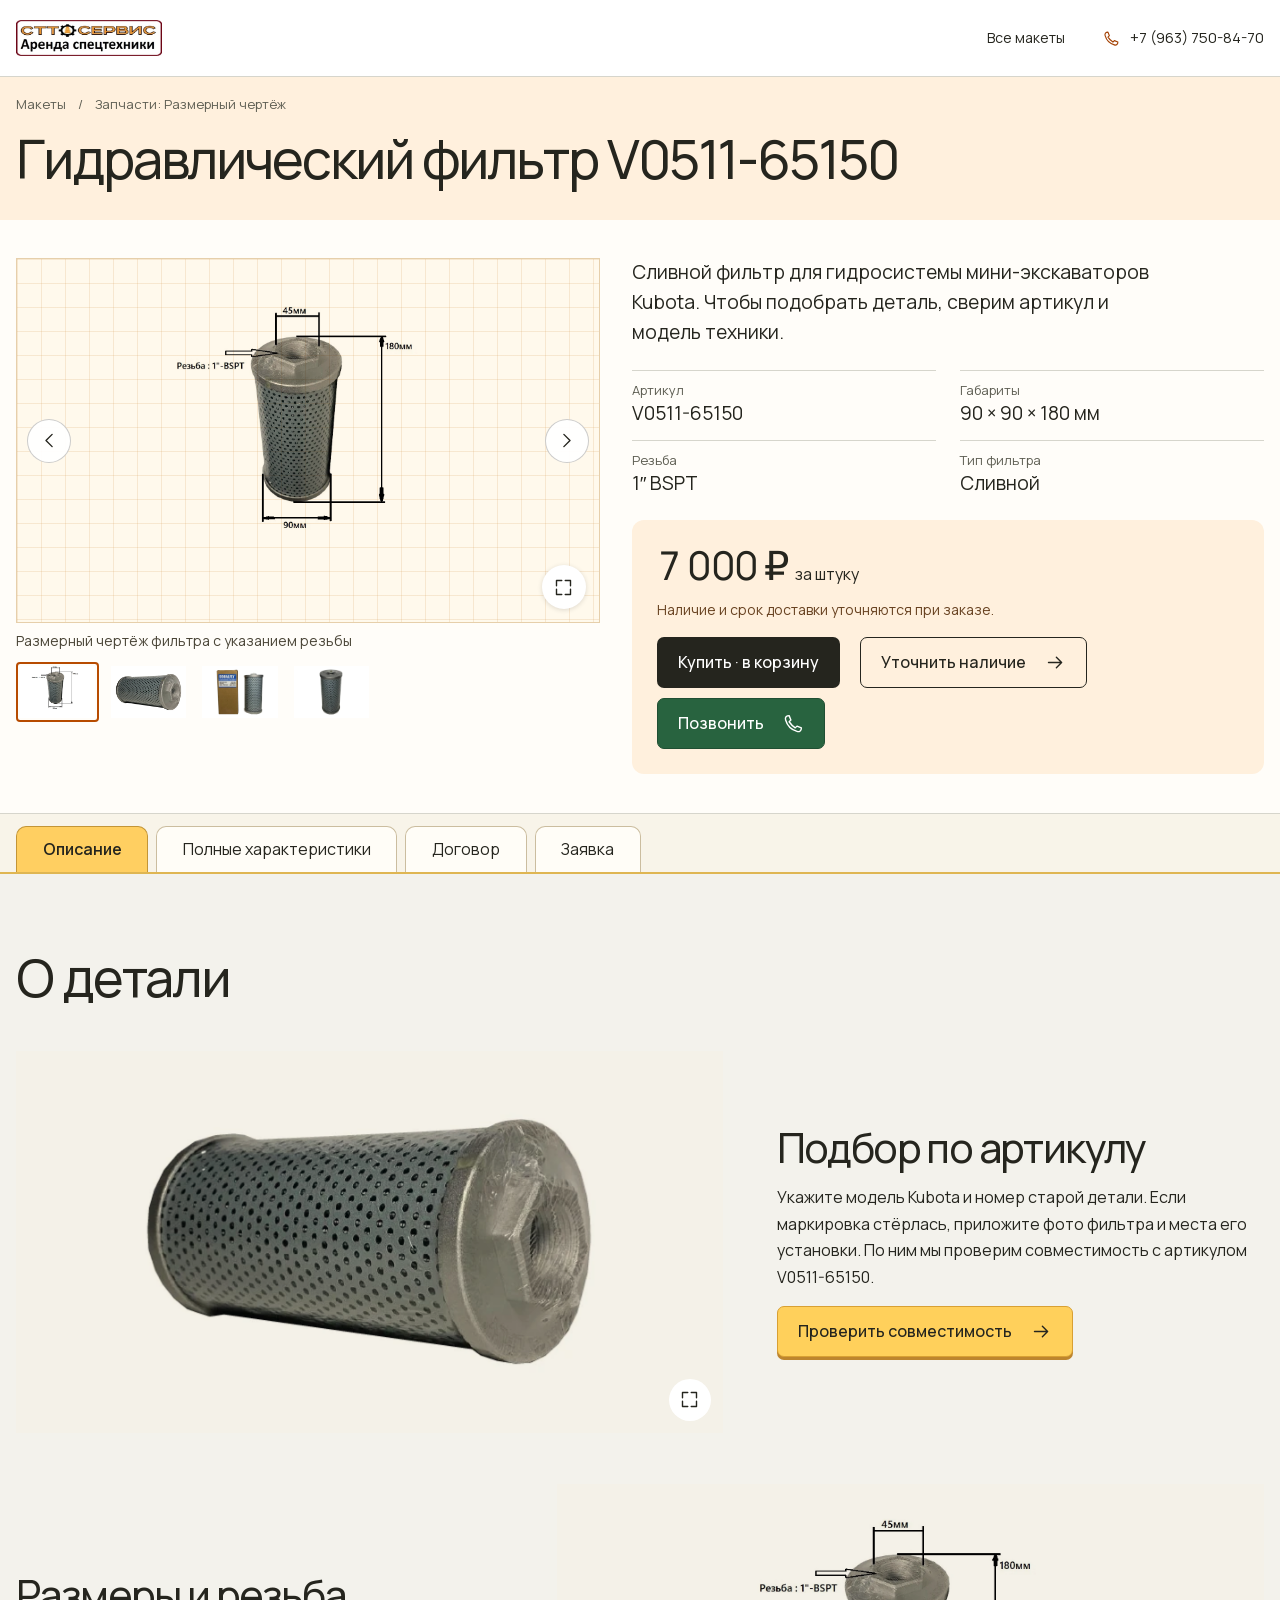
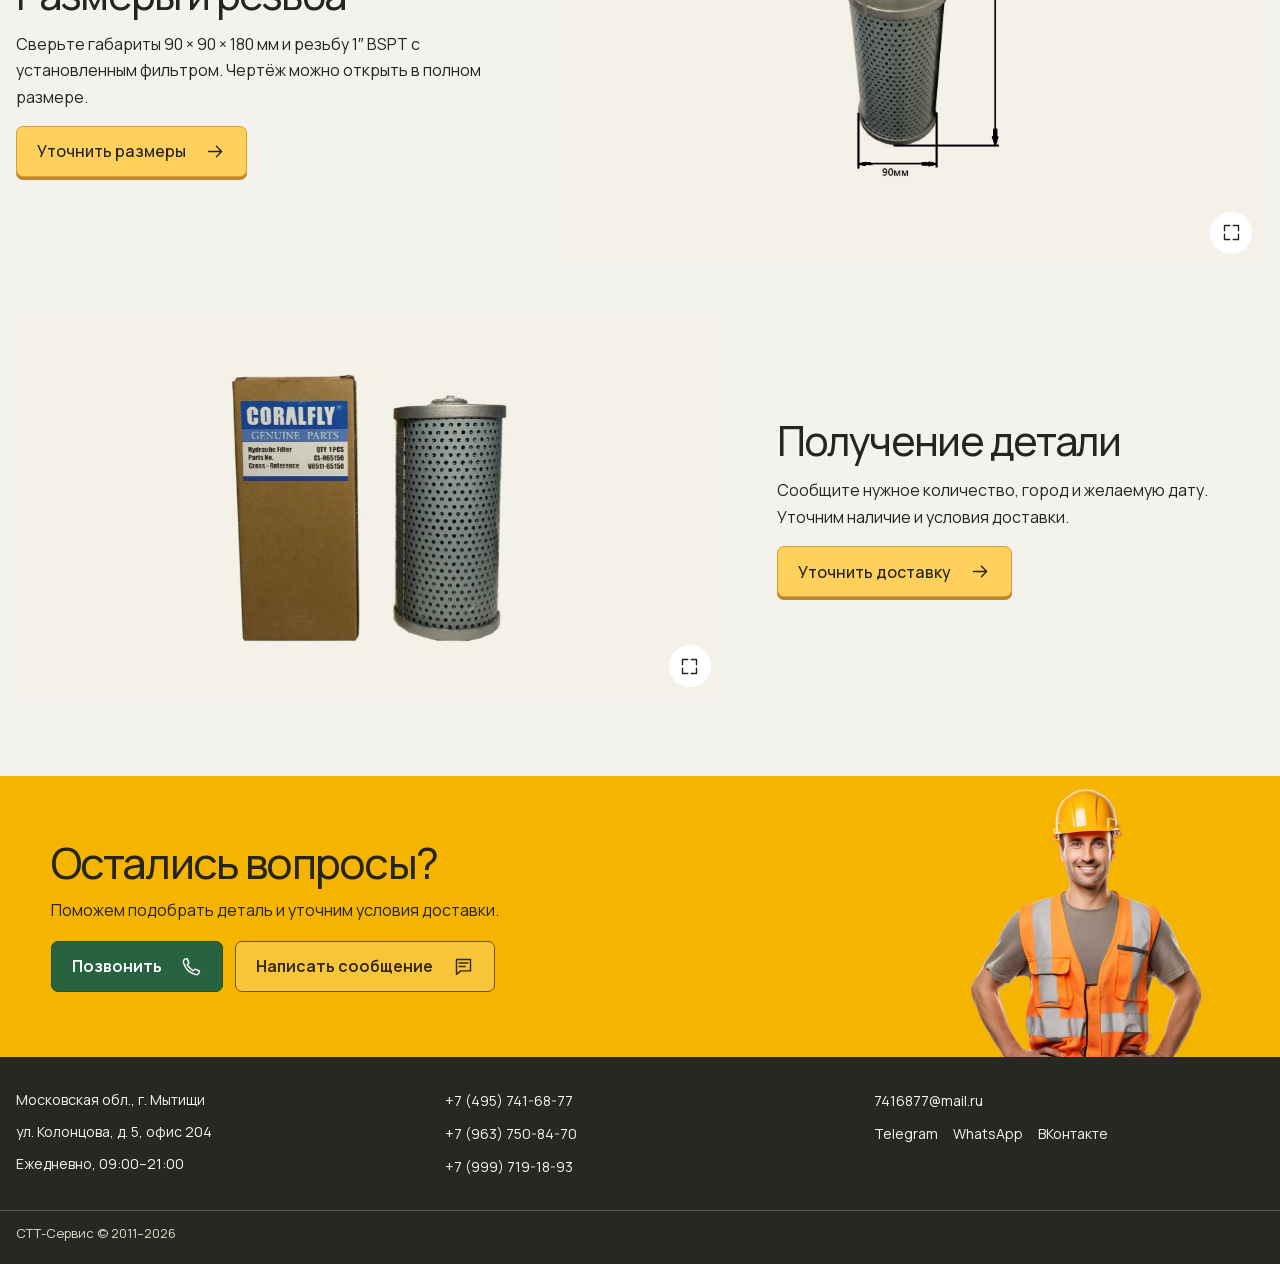
<file: drawing.html>
<!doctype html><html lang="ru"><head>
    <meta charset="utf-8"><meta name="viewport" content="width=device-width,initial-scale=1,viewport-fit=cover">
    <meta name="robots" content="noindex,nofollow"><meta name="theme-color" content="#ffca54">
    <title>Гидравлический фильтр V0511-65150 · СТТ-Сервис</title>
    <meta name="description" content="Сливной фильтр для гидросистемы мини-экскаваторов Kubota. Чтобы подобрать деталь, сверим артикул и модель техники.">
    <meta property="og:type" content="website"><meta property="og:title" content="Гидравлический фильтр V0511-65150 · СТТ-Сервис">
    <meta property="og:description" content="Сливной фильтр для гидросистемы мини-экскаваторов Kubota. Чтобы подобрать деталь, сверим артикул и модель техники."><meta property="og:locale" content="ru_RU">
    <meta property="og:url" content="https://overf1tted.github.io/stt-design/drawing.html"><meta property="og:image" content="https://overf1tted.github.io/stt-design/product-2.webp"><script type="application/ld+json">{"@context": "https://schema.org", "@graph": [{"@type": "Product", "name": "Гидравлический фильтр V0511-65150", "description": "Сливной фильтр для гидросистемы мини-экскаваторов Kubota. Чтобы подобрать деталь, сверим артикул и модель техники.", "url": "https://overf1tted.github.io/stt-design/drawing.html", "image": ["https://overf1tted.github.io/stt-design/product-2.webp", "https://overf1tted.github.io/stt-design/product-3.webp", "https://overf1tted.github.io/stt-design/product-main.webp", "https://overf1tted.github.io/stt-design/product-4.webp"], "sku": "V0511-65150", "offers": {"@type": "Offer", "price": 7000, "priceCurrency": "RUB", "url": "https://stt-servis.ru/shop/71/desc/gidravlicheskij-filtr-v0511-65150-slivnoj-dlja-kubota"}}, {"@type": "BreadcrumbList", "itemListElement": [{"@type": "ListItem", "position": 1, "name": "Макеты", "item": "https://overf1tted.github.io/stt-design/"}, {"@type": "ListItem", "position": 2, "name": "Запчасти: Размерный чертёж", "item": "https://overf1tted.github.io/stt-design/drawing.html"}]}]}</script>
    <link rel="icon" href="logo.webp"><link rel="stylesheet" href="orange.css?v=24">
    <script src="orange.js?v=10" defer></script></head><body class="drawing"><a class="skip" href="#main">К содержанию</a><header><div class="shell head"><a class="brand" href="index.html" aria-label="СТТ-Сервис — все макеты"><img src="logo.webp" width="460" height="111" alt="СТТ-Сервис"></a><nav aria-label="Навигация"><a href="index.html">Все макеты</a></nav><a class="phone" href="tel:+79637508470" aria-label="Позвонить +7 (963) 750-84-70"><svg class="icon" aria-hidden="true" viewBox="0 0 24 24" fill="none" stroke="currentColor" stroke-width="1.6" stroke-linecap="round" stroke-linejoin="round"><path d="m7 3 2 5-2 2c2 3 4 5 7 7l2-2 5 2c0 3-2 5-5 4C9 19 5 15 3 8 2 5 4 3 7 3z"/></svg><span>+7 (963) 750-84-70</span></a></div></header><main id="main"><div class="feature-banner"><div class="shell">
      <nav class="crumb" aria-label="Хлебные крошки"><a href="index.html">Макеты</a>
        <span aria-hidden="true">/</span><span aria-current="page">Запчасти: Размерный чертёж</span>
      </nav><h1>Гидравлический фильтр V0511-65150</h1></div></div>
      <section class="shell feature-grid" aria-label="Фото, характеристики и заказ">
      <div class="gallery"><div class="gallery-frame"><button type="button" class="expand" aria-label="Увеличить изображение">
      <img src="product-2.webp" alt="Размерный чертёж фильтра с указанием резьбы" title="Размерный чертёж фильтра с указанием резьбы" decoding="async" fetchpriority="high"><span><svg class="icon" aria-hidden="true" viewBox="0 0 24 24" fill="none" stroke="currentColor" stroke-width="1.6" stroke-linecap="round" stroke-linejoin="round"><path d="M4 10V4h6m4 0h6v6m0 4v6h-6m-4 0H4v-6"/></svg></span></button><button type="button" class="slide-step prev" data-step="-1" aria-label="Предыдущий кадр"><svg class="icon" aria-hidden="true" viewBox="0 0 24 24" fill="none" stroke="currentColor" stroke-width="1.6" stroke-linecap="round" stroke-linejoin="round"><path d="m15 5-7 7 7 7"/></svg></button><button type="button" class="slide-step next" data-step="1" aria-label="Следующий кадр"><svg class="icon" aria-hidden="true" viewBox="0 0 24 24" fill="none" stroke="currentColor" stroke-width="1.6" stroke-linecap="round" stroke-linejoin="round"><path d="m9 5 7 7-7 7"/></svg></button></div>
      <p class="media-note" aria-live="polite">Размерный чертёж фильтра с указанием резьбы</p>
      <div class="thumbnails" role="group" aria-label="Фото и видео"><button type="button" class="thumb" data-caption="Размерный чертёж фильтра с указанием резьбы" aria-pressed="true" aria-label="Показать фото. Размерный чертёж фильтра с указанием резьбы"><img src="product-2.webp" alt="Размерный чертёж фильтра с указанием резьбы" title="Размерный чертёж фильтра с указанием резьбы" decoding="async" loading="lazy"></button><button type="button" class="thumb" data-caption="Гидравлический фильтр V0511-65150, вид сбоку" aria-pressed="false" aria-label="Показать фото. Гидравлический фильтр V0511-65150, вид сбоку"><img src="product-3.webp" alt="Гидравлический фильтр V0511-65150, вид сбоку" title="Гидравлический фильтр V0511-65150, вид сбоку" decoding="async" loading="lazy"></button><button type="button" class="thumb" data-caption="Гидравлический фильтр и его упаковка" aria-pressed="false" aria-label="Показать фото. Гидравлический фильтр и его упаковка"><img src="product-main.webp" alt="Гидравлический фильтр и его упаковка" title="Гидравлический фильтр и его упаковка" decoding="async" loading="lazy"></button><button type="button" class="thumb" data-caption="Фильтр, вид со стороны присоединения" aria-pressed="false" aria-label="Показать фото. Фильтр, вид со стороны присоединения"><img src="product-4.webp" alt="Фильтр, вид со стороны присоединения" title="Фильтр, вид со стороны присоединения" decoding="async" loading="lazy"></button></div></div><div class="offer"><p class="feature-lead">Сливной фильтр для гидросистемы мини-экскаваторов Kubota. Чтобы подобрать деталь, сверим артикул и модель техники.</p>
      <dl class="specs"><div><dt>Артикул</dt><dd>V0511-65150</dd></div><div><dt>Габариты</dt><dd>90 × 90 × 180 мм</dd></div><div><dt>Резьба</dt><dd>1″ BSPT</dd></div><div><dt>Тип фильтра</dt><dd>Сливной</dd></div></dl>
      <div class="order-panel"><p class="part-price"><span>7 000 ₽</span> за штуку</p><p class="order-note">Наличие и срок доставки уточняются при заказе.</p>
      <div class="order-actions"><button type="button" class="action dark" data-buy>Купить · в корзину</button><a class="action outline" href="#request"><span>Уточнить наличие</span><svg class="icon" aria-hidden="true" viewBox="0 0 24 24" fill="none" stroke="currentColor" stroke-width="1.6" stroke-linecap="round" stroke-linejoin="round"><path d="M4 12h15m-6-6 6 6-6 6"/></svg></a><a class="action call-action" href="tel:+79637508470"><span>Позвонить</span><svg class="icon" aria-hidden="true" viewBox="0 0 24 24" fill="none" stroke="currentColor" stroke-width="1.6" stroke-linecap="round" stroke-linejoin="round"><path d="m7 3 2 5-2 2c2 3 4 5 7 7l2-2 5 2c0 3-2 5-5 4C9 19 5 15 3 8 2 5 4 3 7 3z"/></svg></a></div><div class="basket" data-item="part" hidden><h3>Корзина макета</h3><p>Гидравлический фильтр V0511-65150</p>
      <div class="basket-line"><button type="button" data-qty="-1" aria-label="Уменьшить количество">−</button>
      <output data-count data-unit="шт."></output><button type="button" data-qty="1" aria-label="Увеличить количество">+</button>
      <strong data-total data-price="7000"></strong></div>
      <a data-checkout href="https://stt-servis.ru/shop/71/desc/gidravlicheskij-filtr-v0511-65150-slivnoj-dlja-kubota">Перейти к оформлению в магазине СТТ-Сервис</a><small>Тестовая корзина. В действующем магазине товар нужно добавить отдельно.</small></div></div></div></section>
      <div class="section-nav"><nav class="shell" aria-label="Разделы карточки">
      <a href="#description">Описание</a><a href="#specifications"><span class="tab-label-wide">Полные характеристики</span><span class="tab-label-short">Характеристики</span></a><a href="#docs">Договор</a><a href="#request">Заявка</a>
      </nav></div><section id="description" class="shell stories"><h2>О детали</h2><article class="story">
          <figure><button type="button" class="story-open" aria-label="Увеличить фото. Гидравлический фильтр V0511-65150, вид сбоку">
            <img src="product-3.webp" alt="Гидравлический фильтр V0511-65150, вид сбоку" title="Гидравлический фильтр V0511-65150, вид сбоку" loading="lazy" decoding="async"><span><svg class="icon" aria-hidden="true" viewBox="0 0 24 24" fill="none" stroke="currentColor" stroke-width="1.6" stroke-linecap="round" stroke-linejoin="round"><path d="M4 10V4h6m4 0h6v6m0 4v6h-6m-4 0H4v-6"/></svg></span></button>
            <figcaption hidden></figcaption></figure>
          <div class="story-copy"><h3>Подбор по артикулу</h3><p>Укажите модель Kubota и номер старой детали. Если маркировка стёрлась, приложите фото фильтра и места его установки. По ним мы проверим совместимость с артикулом V0511-65150.</p><a class="action primary" href="#request"><span>Проверить совместимость</span><svg class="icon" aria-hidden="true" viewBox="0 0 24 24" fill="none" stroke="currentColor" stroke-width="1.6" stroke-linecap="round" stroke-linejoin="round"><path d="M4 12h15m-6-6 6 6-6 6"/></svg></a></div></article><article class="story">
          <figure><button type="button" class="story-open" aria-label="Увеличить фото. Размерный чертёж фильтра с указанием резьбы">
            <img src="product-2.webp" alt="Размерный чертёж фильтра с указанием резьбы" title="Размерный чертёж фильтра с указанием резьбы" loading="lazy" decoding="async"><span><svg class="icon" aria-hidden="true" viewBox="0 0 24 24" fill="none" stroke="currentColor" stroke-width="1.6" stroke-linecap="round" stroke-linejoin="round"><path d="M4 10V4h6m4 0h6v6m0 4v6h-6m-4 0H4v-6"/></svg></span></button>
            <figcaption hidden></figcaption></figure>
          <div class="story-copy"><h3>Размеры и резьба</h3><p>Сверьте габариты 90 × 90 × 180 мм и резьбу 1″ BSPT с установленным фильтром. Чертёж можно открыть в полном размере.</p><a class="action primary" href="#request"><span>Уточнить размеры</span><svg class="icon" aria-hidden="true" viewBox="0 0 24 24" fill="none" stroke="currentColor" stroke-width="1.6" stroke-linecap="round" stroke-linejoin="round"><path d="M4 12h15m-6-6 6 6-6 6"/></svg></a></div></article><article class="story">
          <figure><button type="button" class="story-open" aria-label="Увеличить фото. Гидравлический фильтр и его упаковка">
            <img src="product-main.webp" alt="Гидравлический фильтр и его упаковка" title="Гидравлический фильтр и его упаковка" loading="lazy" decoding="async"><span><svg class="icon" aria-hidden="true" viewBox="0 0 24 24" fill="none" stroke="currentColor" stroke-width="1.6" stroke-linecap="round" stroke-linejoin="round"><path d="M4 10V4h6m4 0h6v6m0 4v6h-6m-4 0H4v-6"/></svg></span></button>
            <figcaption hidden></figcaption></figure>
          <div class="story-copy"><h3>Получение детали</h3><p>Сообщите нужное количество, город и желаемую дату. Уточним наличие и условия доставки.</p><a class="action primary" href="#request"><span>Уточнить доставку</span><svg class="icon" aria-hidden="true" viewBox="0 0 24 24" fill="none" stroke="currentColor" stroke-width="1.6" stroke-linecap="round" stroke-linejoin="round"><path d="M4 12h15m-6-6 6 6-6 6"/></svg></a></div></article></section><section id="specifications">
      <div class="shell panel-return" hidden><a class="action" href="#description" data-description-return><svg class="icon" aria-hidden="true" viewBox="0 0 24 24" fill="none" stroke="currentColor" stroke-width="1.6" stroke-linecap="round" stroke-linejoin="round"><path d="m15 5-7 7 7 7"/></svg><span>Вернуться к описанию</span></a></div><div class="shell detail-panel full-specs">
      <div class="panel-intro"><span class="panel-tag"><svg class="icon" aria-hidden="true" viewBox="0 0 24 24" fill="none" stroke="currentColor" stroke-width="1.6" stroke-linecap="round" stroke-linejoin="round"><path d="m12 3 9 5-9 5-9-5 9-5Zm-9 9 9 5 9-5M3 16l9 5 9-5"/></svg>Характеристики запчасти</span><h2>Полные характеристики</h2><p>Сверьте артикул, размеры и резьбу перед заказом детали.</p>
        <figure class="specs-photo"><img data-specs-photo src="product-main.webp" alt="Гидравлический фильтр и его упаковка" loading="lazy" decoding="async"></figure>
      </div><dl class="panel-card spec-table"><div><dt><span class="panel-icon"><svg class="icon" aria-hidden="true" viewBox="0 0 24 24" fill="none" stroke="currentColor" stroke-width="1.6" stroke-linecap="round" stroke-linejoin="round"><path d="M6 3h8l5 5v13H5V3h1Zm7 0v6h6M8 13h8m-8 4h6"/></svg></span>Артикул</dt><dd>V0511-65150</dd></div><div><dt><span class="panel-icon"><svg class="icon" aria-hidden="true" viewBox="0 0 24 24" fill="none" stroke="currentColor" stroke-width="1.6" stroke-linecap="round" stroke-linejoin="round"><path d="M4 10V4h6m4 0h6v6m0 4v6h-6m-4 0H4v-6"/></svg></span>Габариты</dt><dd>90 × 90 × 180 мм</dd></div><div><dt><span class="panel-icon"><svg class="icon" aria-hidden="true" viewBox="0 0 24 24" fill="none" stroke="currentColor" stroke-width="1.6" stroke-linecap="round" stroke-linejoin="round"><path d="m12 3 9 5-9 5-9-5 9-5Zm-9 9 9 5 9-5M3 16l9 5 9-5"/></svg></span>Резьба</dt><dd>1″ BSPT</dd></div><div><dt><span class="panel-icon"><svg class="icon" aria-hidden="true" viewBox="0 0 24 24" fill="none" stroke="currentColor" stroke-width="1.6" stroke-linecap="round" stroke-linejoin="round"><path d="M3 9h18l-2 7a5 5 0 0 1-5 4h-4a5 5 0 0 1-5-4L3 9Zm5 0 2-4m7 4-2-4"/></svg></span>Тип фильтра</dt><dd>Сливной</dd></div></dl>
      </div></section><section id="docs">
      <div class="shell panel-return" hidden><a class="action" href="#description" data-description-return><svg class="icon" aria-hidden="true" viewBox="0 0 24 24" fill="none" stroke="currentColor" stroke-width="1.6" stroke-linecap="round" stroke-linejoin="round"><path d="m15 5-7 7 7 7"/></svg><span>Вернуться к описанию</span></a></div><div class="shell detail-panel docs">
      <div class="panel-intro"><span class="panel-tag"><svg class="icon" aria-hidden="true" viewBox="0 0 24 24" fill="none" stroke="currentColor" stroke-width="1.6" stroke-linecap="round" stroke-linejoin="round"><path d="M6 3h8l5 5v13H5V3h1Zm7 0v6h6M8 13h8m-8 4h6"/></svg>Документы</span><h2>Договор поставки</h2><p>Ознакомьтесь с условиями поставки запчастей и скачайте договор.</p>
        <div class="panel-illustrated"><ul class="panel-points"><li><span class="panel-icon"><svg class="icon" aria-hidden="true" viewBox="0 0 24 24" fill="none" stroke="currentColor" stroke-width="1.6" stroke-linecap="round" stroke-linejoin="round"><path d="M12 2 4 6v6c0 5 4 8 8 10 4-2 8-5 8-10V6l-8-4Zm-3 10 2 2 4-4"/></svg></span><div><strong>Прозрачные условия</strong><p>Стоимость, сроки и обязанности сторон</p></div></li><li><span class="panel-icon"><svg class="icon" aria-hidden="true" viewBox="0 0 24 24" fill="none" stroke="currentColor" stroke-width="1.6" stroke-linecap="round" stroke-linejoin="round"><path d="M6 3h8l5 5v13H5V3h1Zm7 0v6h6M8 13h8m-8 4h6"/></svg></span><div><strong>Образец договора</strong><p>Разделы договора и приложение</p></div></li><li><span class="panel-icon"><svg class="icon" aria-hidden="true" viewBox="0 0 24 24" fill="none" stroke="currentColor" stroke-width="1.6" stroke-linecap="round" stroke-linejoin="round"><path d="M13 2 4 14h7l-1 8 10-12h-7l1-8Z"/></svg></span><div><strong>Быстро и удобно</strong><p>Откройте и скачайте образец договора</p></div></li></ul>
          <figure class="contract-art" aria-hidden="true">
            <img src="contract-art.webp" width="816" height="860" alt="" loading="lazy" decoding="async">
          </figure>
        </div>
      </div>
      <div class="panel-card contract-card">
        <details>
          <summary><span class="panel-icon"><svg class="icon" aria-hidden="true" viewBox="0 0 24 24" fill="none" stroke="currentColor" stroke-width="1.6" stroke-linecap="round" stroke-linejoin="round"><path d="M6 3h8l5 5v13H5V3h1Zm7 0v6h6M8 13h8m-8 4h6"/></svg></span><span class="contract-summary"><strong>Что входит в договор поставки</strong><span>Права и обязанности сторон, стоимость, сроки и условия поставки.</span></span><svg class="icon" aria-hidden="true" viewBox="0 0 24 24" fill="none" stroke="currentColor" stroke-width="1.6" stroke-linecap="round" stroke-linejoin="round"><path d="m5 9 7 7 7-7"/></svg></summary>
          <p>Артикул, количество, цена, способ и адрес доставки.</p>
        </details>
        <div class="panel-actions"><a class="action dark" href="agreement-parts.html"><span>Посмотреть и скачать</span><svg class="icon" aria-hidden="true" viewBox="0 0 24 24" fill="none" stroke="currentColor" stroke-width="1.6" stroke-linecap="round" stroke-linejoin="round"><path d="M12 3v12m-5-5 5 5 5-5M4 16v4h16v-4"/></svg></a>
          <a class="action outline" href="tel:+79637508470"><span>Связаться с менеджером</span><svg class="icon" aria-hidden="true" viewBox="0 0 24 24" fill="none" stroke="currentColor" stroke-width="1.6" stroke-linecap="round" stroke-linejoin="round"><path d="m7 3 2 5-2 2c2 3 4 5 7 7l2-2 5 2c0 3-2 5-5 4C9 19 5 15 3 8 2 5 4 3 7 3z"/></svg></a></div>
      </div>
      </div></section>
    <section id="request" class="request">
      <div class="shell panel-return" hidden><a class="action" href="#description" data-description-return><svg class="icon" aria-hidden="true" viewBox="0 0 24 24" fill="none" stroke="currentColor" stroke-width="1.6" stroke-linecap="round" stroke-linejoin="round"><path d="m15 5-7 7 7 7"/></svg><span>Вернуться к описанию</span></a></div><div class="shell detail-panel request-inner--illustrated">
      <div class="panel-intro request-intro"><span class="panel-tag"><svg class="icon" aria-hidden="true" viewBox="0 0 24 24" fill="none" stroke="currentColor" stroke-width="1.6" stroke-linecap="round" stroke-linejoin="round"><path d="M6 3h8l5 5v13H5V3h1Zm7 0v6h6M8 13h8m-8 4h6"/></svg>Запрос по запчастям</span><h2>Уточнить наличие и доставку</h2><p>Укажите модель техники и количество деталей, чтобы уточнить наличие и условия доставки.</p>
        <div class="panel-illustrated">
          <ul class="panel-points"><li><span class="panel-icon"><svg class="icon" aria-hidden="true" viewBox="0 0 24 24" fill="none" stroke="currentColor" stroke-width="1.6" stroke-linecap="round" stroke-linejoin="round"><path d="M13 2 4 14h7l-1 8 10-12h-7l1-8Z"/></svg></span><div><strong>Подбор детали</strong><p>Сверим артикул с моделью техники</p></div></li><li><span class="panel-icon"><svg class="icon" aria-hidden="true" viewBox="0 0 24 24" fill="none" stroke="currentColor" stroke-width="1.6" stroke-linecap="round" stroke-linejoin="round"><path d="M20 10c0 5-8 12-8 12S4 15 4 10a8 8 0 1 1 16 0Zm-5 0a3 3 0 1 1-6 0 3 3 0 0 1 6 0Z"/></svg></span><div><strong>Условия доставки</strong><p>Уточним адрес и сроки получения</p></div></li><li><span class="panel-icon"><svg class="icon" aria-hidden="true" viewBox="0 0 24 24" fill="none" stroke="currentColor" stroke-width="1.6" stroke-linecap="round" stroke-linejoin="round"><path d="M12 2 4 6v6c0 5 4 8 8 10 4-2 8-5 8-10V6l-8-4Zm-3 10 2 2 4-4"/></svg></span><div><strong>Без обязательств</strong><p>Заявка нужна для предварительного расчёта</p></div></li></ul>
          <figure class="request-portrait"><img src="request-portrait-art.webp" width="767" height="860" alt="" loading="lazy" decoding="async"></figure>
        </div>
      </div>
      <form class="request-form" method="dialog">
      <div class="form-pair"><label><span class="field-label"><svg class="icon" aria-hidden="true" viewBox="0 0 24 24" fill="none" stroke="currentColor" stroke-width="1.6" stroke-linecap="round" stroke-linejoin="round"><path d="M16 7a4 4 0 1 1-8 0 4 4 0 0 1 8 0ZM4 21v-2a5 5 0 0 1 5-5h6a5 5 0 0 1 5 5v2"/></svg><span>Имя<span class="required-mark" aria-hidden="true">*</span></span></span><input name="name" type="text" dir="ltr" autocomplete="given-name" placeholder="Ваше имя" required></label><label><span class="field-label"><svg class="icon" aria-hidden="true" viewBox="0 0 24 24" fill="none" stroke="currentColor" stroke-width="1.6" stroke-linecap="round" stroke-linejoin="round"><path d="m7 3 2 5-2 2c2 3 4 5 7 7l2-2 5 2c0 3-2 5-5 4C9 19 5 15 3 8 2 5 4 3 7 3z"/></svg><span>Телефон<span class="required-mark" aria-hidden="true">*</span></span></span><input name="phone" type="tel" inputmode="tel" autocomplete="tel" placeholder="+7" data-phone-mask maxlength="18" pattern="\+7 \([0-9]{3}\) [0-9]{3}-[0-9]{2}-[0-9]{2}" title="Введите 10 цифр после +7" required></label></div>
      
        <div class="form-pair">
          <label><span class="field-label"><svg class="icon" aria-hidden="true" viewBox="0 0 24 24" fill="none" stroke="currentColor" stroke-width="1.6" stroke-linecap="round" stroke-linejoin="round"><path d="m12 3 9 5-9 5-9-5 9-5Zm-9 9 9 5 9-5M3 16l9 5 9-5"/></svg><span>Модель техники</span></span><input placeholder="Например, Kubota"></label>
          <label><span class="field-label"><svg class="icon" aria-hidden="true" viewBox="0 0 24 24" fill="none" stroke="currentColor" stroke-width="1.6" stroke-linecap="round" stroke-linejoin="round"><path d="M6 2h12a2 2 0 0 1 2 2v16a2 2 0 0 1-2 2H6a2 2 0 0 1-2-2V4a2 2 0 0 1 2-2Zm2 4h8m-8 3h8M8 13h.5m3.5 0h.5m3.5 0h.5M8 17h.5m3.5 0h.5m3.5 0h.5"/></svg><span>Количество деталей</span></span><input type="number" min="1" step="1" inputmode="numeric" placeholder="1"></label>
        </div><label><span class="field-label"><svg class="icon" aria-hidden="true" viewBox="0 0 24 24" fill="none" stroke="currentColor" stroke-width="1.6" stroke-linecap="round" stroke-linejoin="round"><path d="M4 4h16v13H9l-5 4V4Zm3 4h10M7 12h7"/></svg><span>Комментарий</span></span><textarea rows="3" placeholder="Опишите задачу или дополнительные пожелания"></textarea></label>
      <div class="order-actions"><button class="action dark" type="submit"><span>Отправить заявку</span><svg class="icon" aria-hidden="true" viewBox="0 0 24 24" fill="none" stroke="currentColor" stroke-width="1.6" stroke-linecap="round" stroke-linejoin="round"><path d="M4 12h15m-6-6 6 6-6 6"/></svg></button><a class="action call-action" href="tel:+79637508470"><span>Позвонить</span><svg class="icon" aria-hidden="true" viewBox="0 0 24 24" fill="none" stroke="currentColor" stroke-width="1.6" stroke-linecap="round" stroke-linejoin="round"><path d="m7 3 2 5-2 2c2 3 4 5 7 7l2-2 5 2c0 3-2 5-5 4C9 19 5 15 3 8 2 5 4 3 7 3z"/></svg></a></div>
      <small>Демонстрационная форма. Данные остаются в браузере.</small><output aria-live="polite"></output>
    </form>
    </div></section><section class="shell closing"><div class="closing-copy"><div class="closing-intro">
      <h2>Остались вопросы?</h2><p>Поможем подобрать деталь и уточним условия доставки.</p>
      <div class="closing-actions">
        <a class="action call-action" href="tel:+79637508470"><span>Позвонить</span><svg class="icon" aria-hidden="true" viewBox="0 0 24 24" fill="none" stroke="currentColor" stroke-width="1.6" stroke-linecap="round" stroke-linejoin="round"><path d="m7 3 2 5-2 2c2 3 4 5 7 7l2-2 5 2c0 3-2 5-5 4C9 19 5 15 3 8 2 5 4 3 7 3z"/></svg></a>
        <button class="action closing-message" type="button" aria-controls="contact-message" aria-expanded="false"><span>Написать сообщение</span><svg class="icon" aria-hidden="true" viewBox="0 0 24 24" fill="none" stroke="currentColor" stroke-width="1.6" stroke-linecap="round" stroke-linejoin="round"><path d="M4 4h16v13H9l-5 4V4Zm3 4h10M7 12h7"/></svg></button>
      </div></div>
      <form class="request-form closing-contact" id="contact-message" method="dialog" hidden>
        <div class="form-pair"><label><span class="field-label"><svg class="icon" aria-hidden="true" viewBox="0 0 24 24" fill="none" stroke="currentColor" stroke-width="1.6" stroke-linecap="round" stroke-linejoin="round"><path d="M16 7a4 4 0 1 1-8 0 4 4 0 0 1 8 0ZM4 21v-2a5 5 0 0 1 5-5h6a5 5 0 0 1 5 5v2"/></svg><span>Имя<span class="required-mark" aria-hidden="true">*</span></span></span><input name="name" type="text" dir="ltr" autocomplete="given-name" placeholder="Ваше имя" required></label><label><span class="field-label"><svg class="icon" aria-hidden="true" viewBox="0 0 24 24" fill="none" stroke="currentColor" stroke-width="1.6" stroke-linecap="round" stroke-linejoin="round"><path d="m7 3 2 5-2 2c2 3 4 5 7 7l2-2 5 2c0 3-2 5-5 4C9 19 5 15 3 8 2 5 4 3 7 3z"/></svg><span>Телефон<span class="required-mark" aria-hidden="true">*</span></span></span><input name="phone" type="tel" inputmode="tel" autocomplete="tel" placeholder="+7" data-phone-mask maxlength="18" pattern="\+7 \([0-9]{3}\) [0-9]{3}-[0-9]{2}-[0-9]{2}" title="Введите 10 цифр после +7" required></label></div>
        <label>Электронная почта<input name="email" type="email" autocomplete="email" placeholder="name@example.ru"></label>
        <label><span class="field-label"><svg class="icon" aria-hidden="true" viewBox="0 0 24 24" fill="none" stroke="currentColor" stroke-width="1.6" stroke-linecap="round" stroke-linejoin="round"><path d="M4 4h16v13H9l-5 4V4Zm3 4h10M7 12h7"/></svg><span>Сообщение<span class="required-mark" aria-hidden="true">*</span></span></span><textarea name="message" rows="3" required></textarea></label>
        <button class="action closing-call" type="submit"><span>Отправить сообщение</span><svg class="icon" aria-hidden="true" viewBox="0 0 24 24" fill="none" stroke="currentColor" stroke-width="1.6" stroke-linecap="round" stroke-linejoin="round"><path d="M4 12h15m-6-6 6 6-6 6"/></svg></button>
        <small>Демонстрационная форма, отправка отключена.</small><output aria-live="polite"></output>
      </form></div>
      <img src="consultant.webp" alt="" width="1024" height="1024" loading="lazy"></section><dialog class="viewer" aria-label="Просмотр фотографий"><button type="button" class="dismiss" aria-label="Закрыть"><svg class="icon" aria-hidden="true" viewBox="0 0 24 24" fill="none" stroke="currentColor" stroke-width="1.6" stroke-linecap="round" stroke-linejoin="round"><path d="m5 5 14 14M19 5 5 19"/></svg></button>
      <figure><div class="viewer-photo"><img alt=""></div><figcaption aria-live="polite"></figcaption></figure><button type="button" class="slide-step prev" data-step="-1" aria-label="Предыдущий кадр"><svg class="icon" aria-hidden="true" viewBox="0 0 24 24" fill="none" stroke="currentColor" stroke-width="1.6" stroke-linecap="round" stroke-linejoin="round"><path d="m15 5-7 7 7 7"/></svg></button><button type="button" class="slide-step next" data-step="1" aria-label="Следующий кадр"><svg class="icon" aria-hidden="true" viewBox="0 0 24 24" fill="none" stroke="currentColor" stroke-width="1.6" stroke-linecap="round" stroke-linejoin="round"><path d="m9 5 7 7-7 7"/></svg></button></dialog></main><footer class="contact-footer"><div class="shell foot">
      <div><p>Московская обл., г. Мытищи</p><p>ул. Колонцова, д. 5, офис 204</p><p>Ежедневно, 09:00–21:00</p></div>
      <div><a href="tel:+74957416877">+7 (495) 741-68-77</a><a href="tel:+79637508470">+7 (963) 750-84-70</a><a href="tel:+79997191893">+7 (999) 719-18-93</a></div>
      <div><a href="mailto:7416877@mail.ru">7416877@mail.ru</a><div class="foot-links">
        <a href="https://t.me/STT_SERVIS">Telegram</a><a href="https://wa.me/79637508470">WhatsApp</a><a href="https://vk.com/stt_service79637508470">ВКонтакте</a></div>
      </div></div><div class="shell footer-copy">СТТ-Сервис © 2011–2026</div></footer></body></html>
</file>
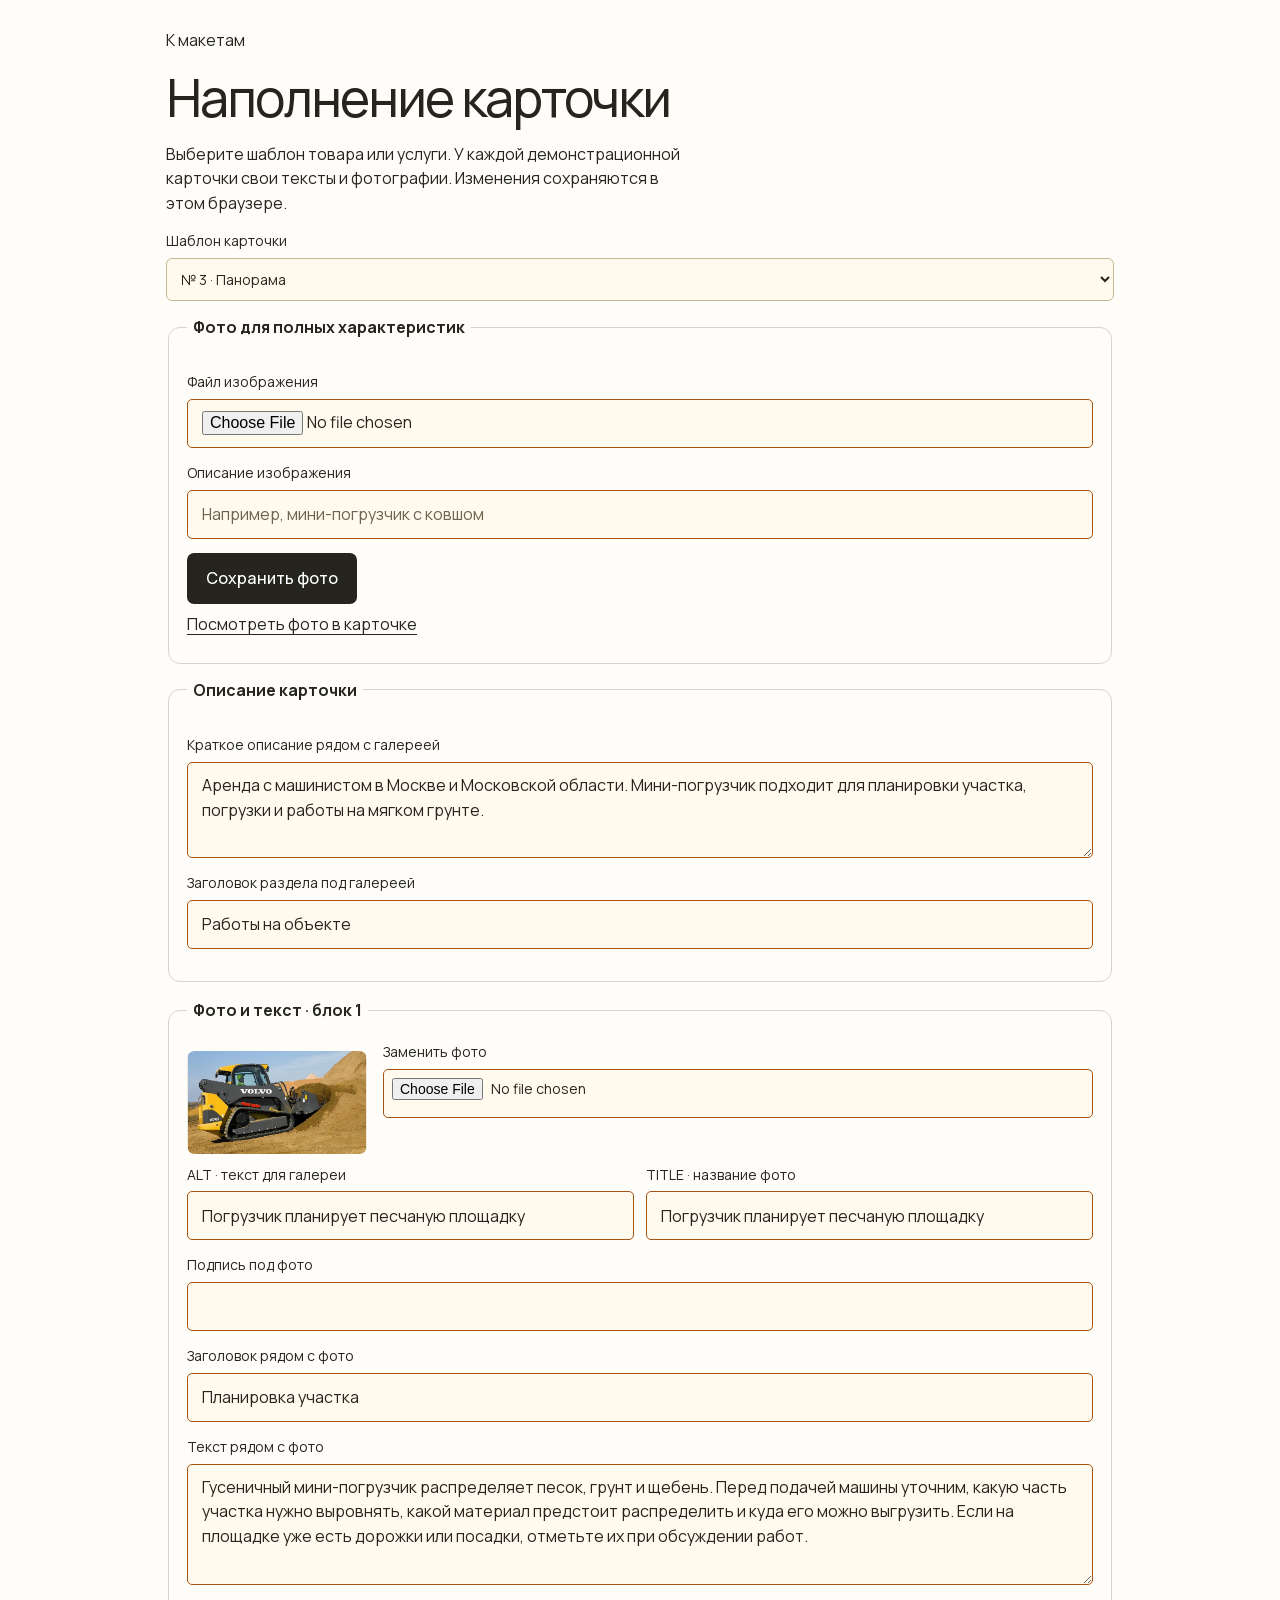
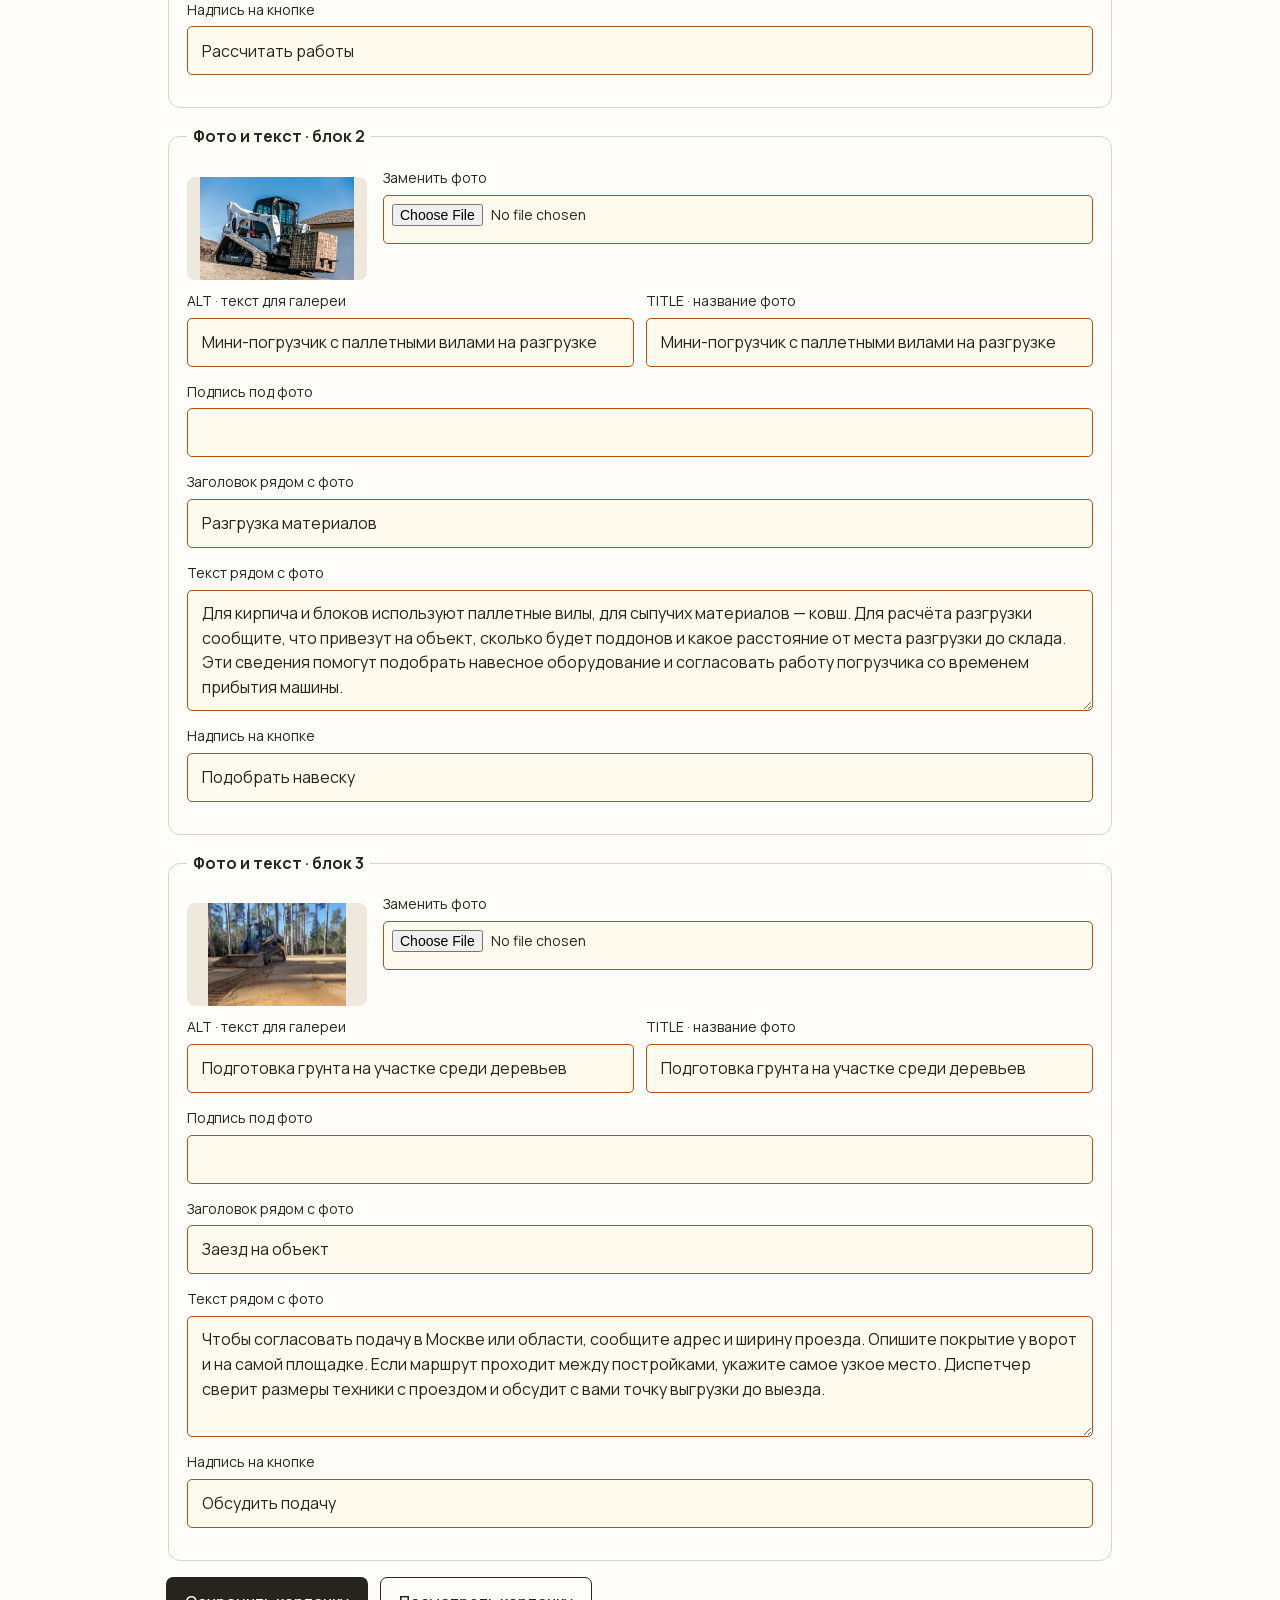
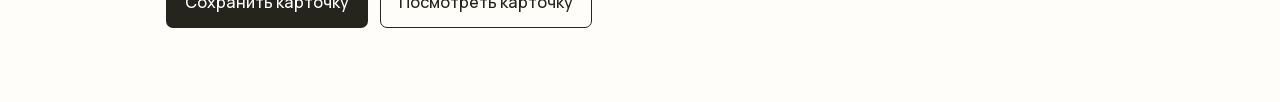
<file: editor.html>
<!doctype html><html lang="ru"><head>
    <meta charset="utf-8"><meta name="viewport" content="width=device-width,initial-scale=1,viewport-fit=cover">
    <meta name="robots" content="noindex,nofollow"><meta name="theme-color" content="#ffca54">
    <title>Поля карточки · СТТ-Сервис</title>
    <meta name="description" content="">
    <meta property="og:type" content="website"><meta property="og:title" content="Поля карточки · СТТ-Сервис">
    <meta property="og:description" content=""><meta property="og:locale" content="ru_RU">
    <meta property="og:url" content="https://overf1tted.github.io/stt-design/editor.html">
    <link rel="icon" href="logo.webp"><link rel="stylesheet" href="orange.css?v=20">
    <script src="orange.js?v=9" defer></script></head><body class="editor"><a class="skip" href="#main">К содержанию</a><main class="shell editing" id="main"><a href="index.html">К макетам</a><h1>Наполнение карточки</h1>
      <p>Выберите шаблон товара или услуги. У каждой демонстрационной карточки свои тексты и фотографии. Изменения сохраняются в этом браузере.</p>
      <label>Шаблон карточки<select id="edit-card"><optgroup label="Товары"><option value="detail">№ 1 · Предметная съёмка</option><option value="drawing">№ 2 · Размерный чертёж</option></optgroup><optgroup label="Услуги"><option value="panorama" selected>№ 3 · Панорама</option><option value="shift">№ 4 · Рабочая смена</option></optgroup></select></label>
      <form id="photo-form" method="dialog">
        <fieldset><legend>Фото для полных характеристик</legend>
          <label>Файл изображения<input name="photo" type="file" accept="image/jpeg,image/png,image/webp,image/avif"></label>
          <label>Описание изображения<input name="caption" maxlength="160" placeholder="Например, мини-погрузчик с ковшом"></label>
          <img class="editor-photo" alt="Фото для полных характеристик" hidden>
          <div class="editor-actions"><button class="action dark" type="submit">Сохранить фото</button>
            <button class="action outline" type="button" data-reset-photo hidden>Убрать своё фото</button></div>
          <a class="photo-preview-link" href="panorama.html#specifications">Посмотреть фото в карточке</a>
          <output aria-live="polite"></output>
        </fieldset>
      </form>
      <form id="edit-form" method="dialog">
        <fieldset><legend>Описание карточки</legend>
          <label>Краткое описание рядом с галереей<textarea data-card-field="brief" rows="3" required></textarea></label>
          <label>Заголовок раздела под галереей<input data-card-field="heading" maxlength="180" required></label>
        </fieldset><fieldset class="editor-story" data-story-fields><legend>Фото и текст · блок 1</legend>
      <div class="edit-media"><img class="editor-photo" src="work-grading.webp" alt="Погрузчик планирует песчаную площадку" width="280" height="160" loading="lazy">
      <label>Заменить фото<input type="file" accept="image/jpeg,image/png,image/webp,image/avif"></label>
      <label class="restore-photo" hidden><input type="checkbox" data-restore-photo> Вернуть исходное фото</label></div>
      <div class="form-pair"><label>ALT · текст для галереи<input data-block-field="alt" required maxlength="220"></label>
      <label>TITLE · название фото<input data-block-field="title" maxlength="220"></label></div>
      <label>Подпись под фото<input data-block-field="caption" maxlength="220"></label>
      <label>Заголовок рядом с фото<input data-block-field="heading" required maxlength="180"></label>
      <label>Текст рядом с фото<textarea data-block-field="copy" rows="4" required></textarea></label>
      <label>Надпись на кнопке<input data-block-field="cta" required maxlength="100"></label>
    </fieldset><fieldset class="editor-story" data-story-fields><legend>Фото и текст · блок 2</legend>
      <div class="edit-media"><img class="editor-photo" src="work-pallets.webp" alt="Мини-погрузчик с паллетными вилами на разгрузке" width="280" height="160" loading="lazy">
      <label>Заменить фото<input type="file" accept="image/jpeg,image/png,image/webp,image/avif"></label>
      <label class="restore-photo" hidden><input type="checkbox" data-restore-photo> Вернуть исходное фото</label></div>
      <div class="form-pair"><label>ALT · текст для галереи<input data-block-field="alt" required maxlength="220"></label>
      <label>TITLE · название фото<input data-block-field="title" maxlength="220"></label></div>
      <label>Подпись под фото<input data-block-field="caption" maxlength="220"></label>
      <label>Заголовок рядом с фото<input data-block-field="heading" required maxlength="180"></label>
      <label>Текст рядом с фото<textarea data-block-field="copy" rows="4" required></textarea></label>
      <label>Надпись на кнопке<input data-block-field="cta" required maxlength="100"></label>
    </fieldset><fieldset class="editor-story" data-story-fields><legend>Фото и текст · блок 3</legend>
      <div class="edit-media"><img class="editor-photo" src="work-access.webp" alt="Подготовка грунта на участке среди деревьев" width="280" height="160" loading="lazy">
      <label>Заменить фото<input type="file" accept="image/jpeg,image/png,image/webp,image/avif"></label>
      <label class="restore-photo" hidden><input type="checkbox" data-restore-photo> Вернуть исходное фото</label></div>
      <div class="form-pair"><label>ALT · текст для галереи<input data-block-field="alt" required maxlength="220"></label>
      <label>TITLE · название фото<input data-block-field="title" maxlength="220"></label></div>
      <label>Подпись под фото<input data-block-field="caption" maxlength="220"></label>
      <label>Заголовок рядом с фото<input data-block-field="heading" required maxlength="180"></label>
      <label>Текст рядом с фото<textarea data-block-field="copy" rows="4" required></textarea></label>
      <label>Надпись на кнопке<input data-block-field="cta" required maxlength="100"></label>
    </fieldset>
      <div class="editor-actions">
        <button class="action dark" type="submit">Сохранить карточку</button>
        <a class="action outline" id="open-card" href="panorama.html#description">Посмотреть карточку</a>
      </div><output aria-live="polite"></output></form>
      <script type="application/json" id="edit-defaults">{"panorama": {"brief": "Аренда с машинистом в Москве и Московской области. Мини-погрузчик подходит для планировки участка, погрузки и работы на мягком грунте.", "heading": "Работы на объекте", "blocks": [{"src": "work-grading.webp", "alt": "Погрузчик планирует песчаную площадку", "title": "Погрузчик планирует песчаную площадку", "caption": "", "heading": "Планировка участка", "copy": "Гусеничный мини-погрузчик распределяет песок, грунт и щебень. Перед подачей машины уточним, какую часть участка нужно выровнять, какой материал предстоит распределить и куда его можно выгрузить. Если на площадке уже есть дорожки или посадки, отметьте их при обсуждении работ.", "cta": "Рассчитать работы"}, {"src": "work-pallets.webp", "alt": "Мини-погрузчик с паллетными вилами на разгрузке", "title": "Мини-погрузчик с паллетными вилами на разгрузке", "caption": "", "heading": "Разгрузка материалов", "copy": "Для кирпича и блоков используют паллетные вилы, для сыпучих материалов — ковш. Для расчёта разгрузки сообщите, что привезут на объект, сколько будет поддонов и какое расстояние от места разгрузки до склада. Эти сведения помогут подобрать навесное оборудование и согласовать работу погрузчика со временем прибытия машины.", "cta": "Подобрать навеску"}, {"src": "work-access.webp", "alt": "Подготовка грунта на участке среди деревьев", "title": "Подготовка грунта на участке среди деревьев", "caption": "", "heading": "Заезд на объект", "copy": "Чтобы согласовать подачу в Москве или области, сообщите адрес и ширину проезда. Опишите покрытие у ворот и на самой площадке. Если маршрут проходит между постройками, укажите самое узкое место. Диспетчер сверит размеры техники с проездом и обсудит с вами точку выгрузки до выезда.", "cta": "Обсудить подачу"}]}, "shift": {"brief": "Аренда с машинистом в Москве и Московской области. Мини-погрузчик подходит для планировки участка, погрузки и работы на мягком грунте.", "heading": "Работы на объекте", "blocks": [{"src": "loader-gravel.webp", "alt": "Мини-погрузчик набирает щебень", "title": "Мини-погрузчик набирает щебень", "caption": "", "heading": "Планировка участка", "copy": "Гусеничный мини-погрузчик распределяет песок, грунт и щебень. Перед подачей машины уточним, какую часть участка нужно выровнять, какой материал предстоит распределить и куда его можно выгрузить. Если на площадке уже есть дорожки или посадки, отметьте их при обсуждении работ.", "cta": "Рассчитать работы"}, {"src": "work-pallets.webp", "alt": "Мини-погрузчик с паллетными вилами на разгрузке", "title": "Мини-погрузчик с паллетными вилами на разгрузке", "caption": "", "heading": "Разгрузка материалов", "copy": "Для кирпича и блоков используют паллетные вилы, для сыпучих материалов — ковш. Для расчёта разгрузки сообщите, что привезут на объект, сколько будет поддонов и какое расстояние от места разгрузки до склада. Эти сведения помогут подобрать навесное оборудование и согласовать работу погрузчика со временем прибытия машины.", "cta": "Подобрать навеску"}, {"src": "work-access.webp", "alt": "Подготовка грунта на участке среди деревьев", "title": "Подготовка грунта на участке среди деревьев", "caption": "", "heading": "Заезд на объект", "copy": "Чтобы согласовать подачу в Москве или области, сообщите адрес и ширину проезда. Опишите покрытие у ворот и на самой площадке. Если маршрут проходит между постройками, укажите самое узкое место. Диспетчер сверит размеры техники с проездом и обсудит с вами точку выгрузки до выезда.", "cta": "Обсудить подачу"}]}, "detail": {"brief": "Сливной фильтр для гидросистемы мини-экскаваторов Kubota. Чтобы подобрать деталь, сверим артикул и модель техники.", "heading": "О детали", "blocks": [{"src": "product-main.webp", "alt": "Гидравлический фильтр и его упаковка", "title": "Гидравлический фильтр и его упаковка", "caption": "", "heading": "Подбор по артикулу", "copy": "Укажите модель Kubota и номер старой детали. Если маркировка стёрлась, приложите фото фильтра и места его установки. По ним мы проверим совместимость с артикулом V0511-65150.", "cta": "Проверить совместимость"}, {"src": "product-2.webp", "alt": "Размерный чертёж фильтра с указанием резьбы", "title": "Размерный чертёж фильтра с указанием резьбы", "caption": "", "heading": "Размеры и резьба", "copy": "Сверьте габариты 90 × 90 × 180 мм и резьбу 1″ BSPT с установленным фильтром. Чертёж можно открыть в полном размере.", "cta": "Уточнить размеры"}, {"src": "product-4.webp", "alt": "Фильтр, вид со стороны присоединения", "title": "Фильтр, вид со стороны присоединения", "caption": "", "heading": "Получение детали", "copy": "Сообщите нужное количество, город и желаемую дату. Уточним наличие и условия доставки.", "cta": "Уточнить доставку"}]}, "drawing": {"brief": "Сливной фильтр для гидросистемы мини-экскаваторов Kubota. Чтобы подобрать деталь, сверим артикул и модель техники.", "heading": "О детали", "blocks": [{"src": "product-3.webp", "alt": "Гидравлический фильтр V0511-65150, вид сбоку", "title": "Гидравлический фильтр V0511-65150, вид сбоку", "caption": "", "heading": "Подбор по артикулу", "copy": "Укажите модель Kubota и номер старой детали. Если маркировка стёрлась, приложите фото фильтра и места его установки. По ним мы проверим совместимость с артикулом V0511-65150.", "cta": "Проверить совместимость"}, {"src": "product-2.webp", "alt": "Размерный чертёж фильтра с указанием резьбы", "title": "Размерный чертёж фильтра с указанием резьбы", "caption": "", "heading": "Размеры и резьба", "copy": "Сверьте габариты 90 × 90 × 180 мм и резьбу 1″ BSPT с установленным фильтром. Чертёж можно открыть в полном размере.", "cta": "Уточнить размеры"}, {"src": "product-main.webp", "alt": "Гидравлический фильтр и его упаковка", "title": "Гидравлический фильтр и его упаковка", "caption": "", "heading": "Получение детали", "copy": "Сообщите нужное количество, город и желаемую дату. Уточним наличие и условия доставки.", "cta": "Уточнить доставку"}]}}</script></main></body></html>
</file>
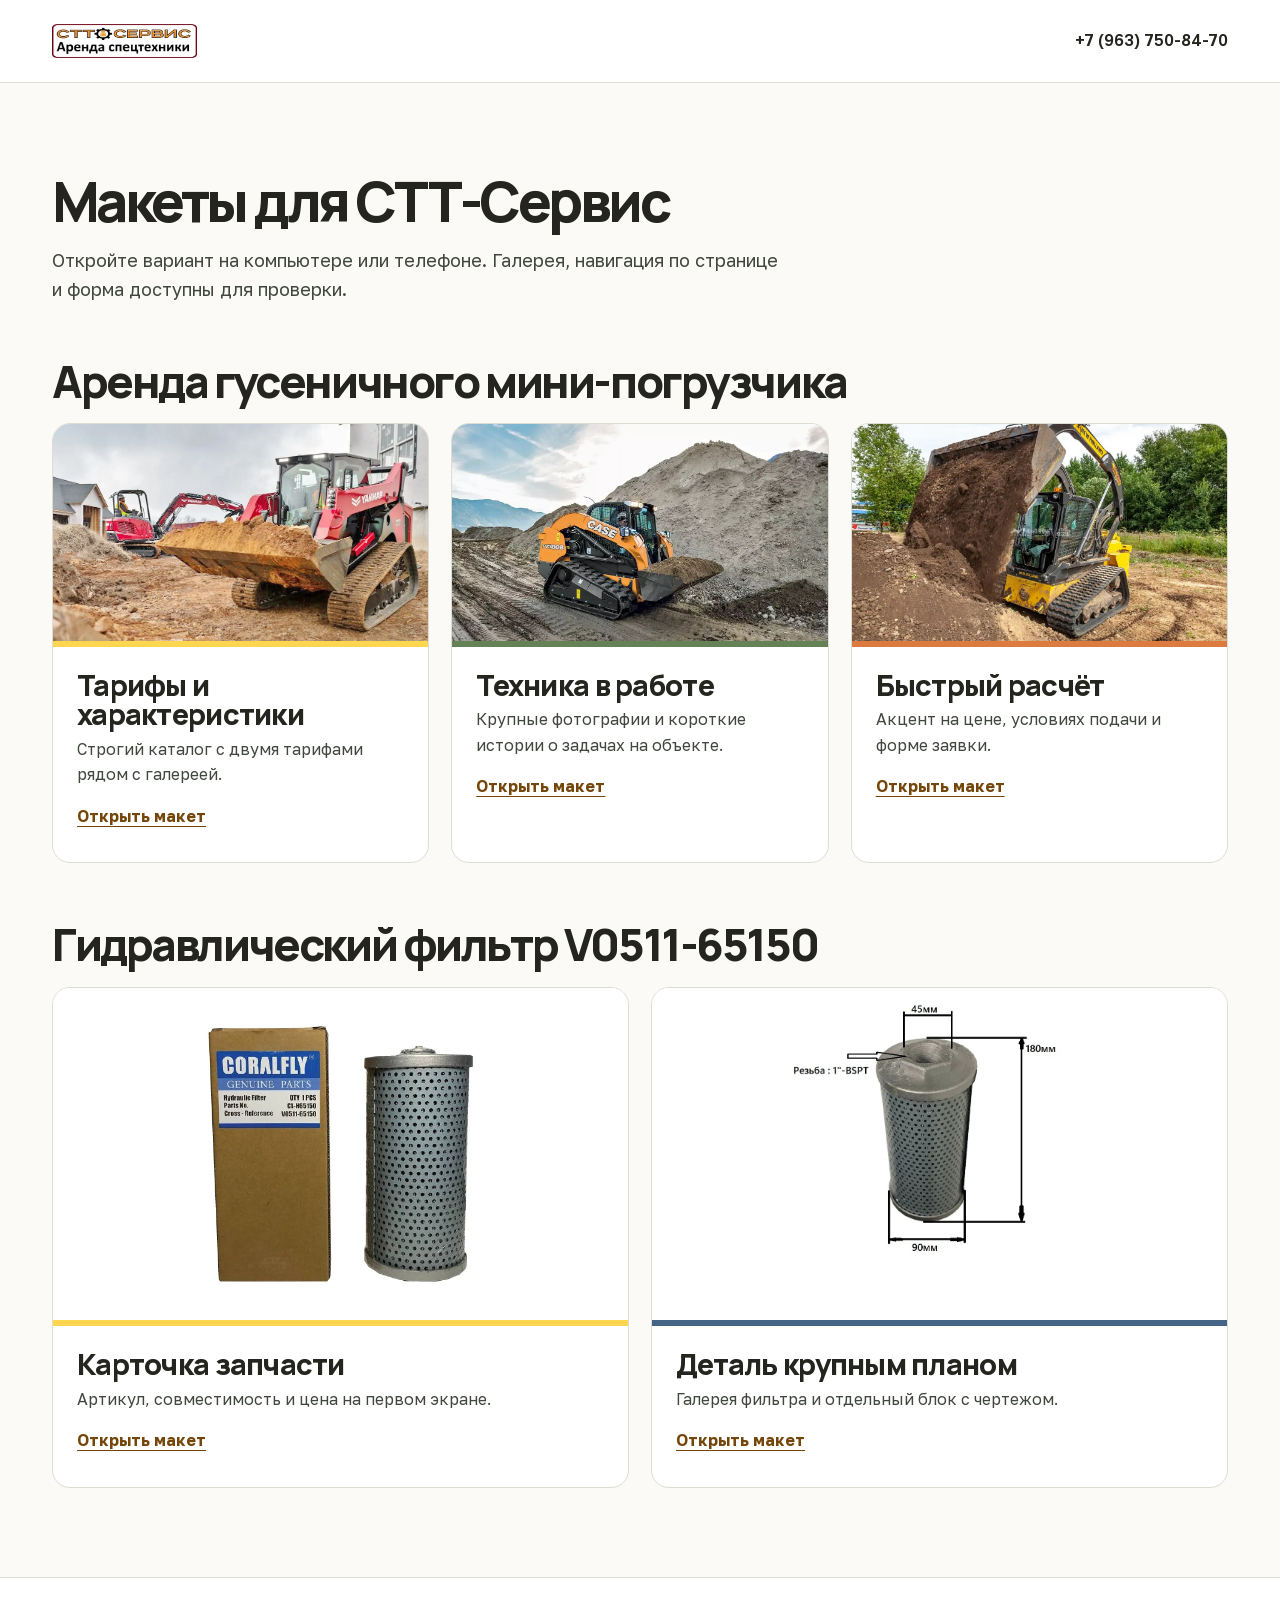
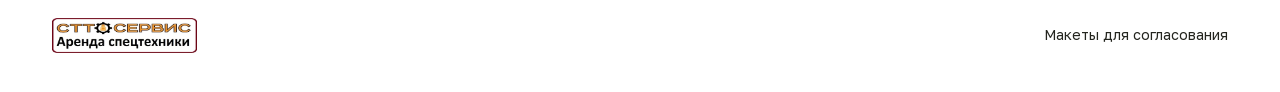
<file: first.html>
<!doctype html>
<html lang="ru" data-type="service" data-motion="on" data-radius="soft">
<head>
<meta charset="utf-8"><meta name="viewport" content="width=device-width,initial-scale=1,viewport-fit=cover">
<meta name="robots" content="noindex, nofollow"><meta name="theme-color" content="#f6f5f0">
<meta name="page-type" content="service"><meta name="site-kind" content="other">
<title>Макеты для согласования · СТТ-Сервис</title><meta name="description" content="Три варианта страницы аренды и две карточки запчасти">
<meta property="og:type" content="website"><meta property="og:title" content="Макеты для согласования · СТТ-Сервис">
<meta property="og:description" content="Три варианта страницы аренды и две карточки запчасти"><meta property="og:image" content="https://overf1tted.github.io/stt-design/loader-main.webp">
<meta property="og:url" content="https://overf1tted.github.io/stt-design/first.html"><meta name="twitter:card" content="summary_large_image">
<link rel="icon" href="logo.webp"><link rel="stylesheet" href="fonts.css"><link rel="stylesheet" href="site.css">
<script src="site.js" defer></script>
</head>
<body class="home">
<a class="skip" href="#main">Перейти к содержанию</a>
<header class="header"><div class="wrap header-inner"><a href="first.html" class="brand" aria-label="Все макеты СТТ-Сервис"><img src="logo.webp" width="145" height="54" alt="СТТ-Сервис"></a>
    <nav class="header-nav" aria-label="Навигация"></nav><a class="header-phone" href="tel:+79637508470">+7 (963) 750-84-70</a></div></header><main id="main" class="review"><div class="wrap"><div class="review-intro"><h1>Макеты для СТТ-Сервис</h1><p>Откройте вариант на компьютере или телефоне. Галерея, навигация по странице и форма доступны для проверки.</p></div>
    <section><h2>Аренда гусеничного мини-погрузчика</h2><ul class="concepts"><li><a class="concept" href="rent-1.html" data-theme="rent-1"><div class="concept-photo"><img src="loader-main.webp" alt="" loading="lazy" decoding="async"></div>
    <div class="concept-caption"><h3>Тарифы и характеристики</h3><p>Строгий каталог с двумя тарифами рядом с галереей.</p><span class="text-link">Открыть макет</span></div></a></li><li><a class="concept" href="rent-2.html" data-theme="rent-2"><div class="concept-photo"><img src="work-slope.webp" alt="" loading="lazy" decoding="async"></div>
    <div class="concept-caption"><h3>Техника в работе</h3><p>Крупные фотографии и короткие истории о задачах на объекте.</p><span class="text-link">Открыть макет</span></div></a></li><li><a class="concept" href="rent-3.html" data-theme="rent-3"><div class="concept-photo"><img src="work-earth.webp" alt="" loading="lazy" decoding="async"></div>
    <div class="concept-caption"><h3>Быстрый расчёт</h3><p>Акцент на цене, условиях подачи и форме заявки.</p><span class="text-link">Открыть макет</span></div></a></li></ul></section>
    <section><h2>Гидравлический фильтр V0511-65150</h2><ul class="concepts products"><li><a class="concept" href="product-1.html" data-theme="product-1"><div class="concept-photo"><img src="product-main.webp" alt="" loading="lazy" decoding="async"></div>
    <div class="concept-caption"><h3>Карточка запчасти</h3><p>Артикул, совместимость и цена на первом экране.</p><span class="text-link">Открыть макет</span></div></a></li><li><a class="concept" href="product-2.html" data-theme="product-2"><div class="concept-photo"><img src="product-2.webp" alt="" loading="lazy" decoding="async"></div>
    <div class="concept-caption"><h3>Деталь крупным планом</h3><p>Галерея фильтра и отдельный блок с чертежом.</p><span class="text-link">Открыть макет</span></div></a></li></ul></section>
    </div></main><footer class="footer"><div class="wrap footer-inner"><a href="first.html" aria-label="К началу"><img src="logo.webp" width="145" height="54" alt="СТТ-Сервис"></a><span>Макеты для согласования</span></div></footer>
</body></html>
</file>
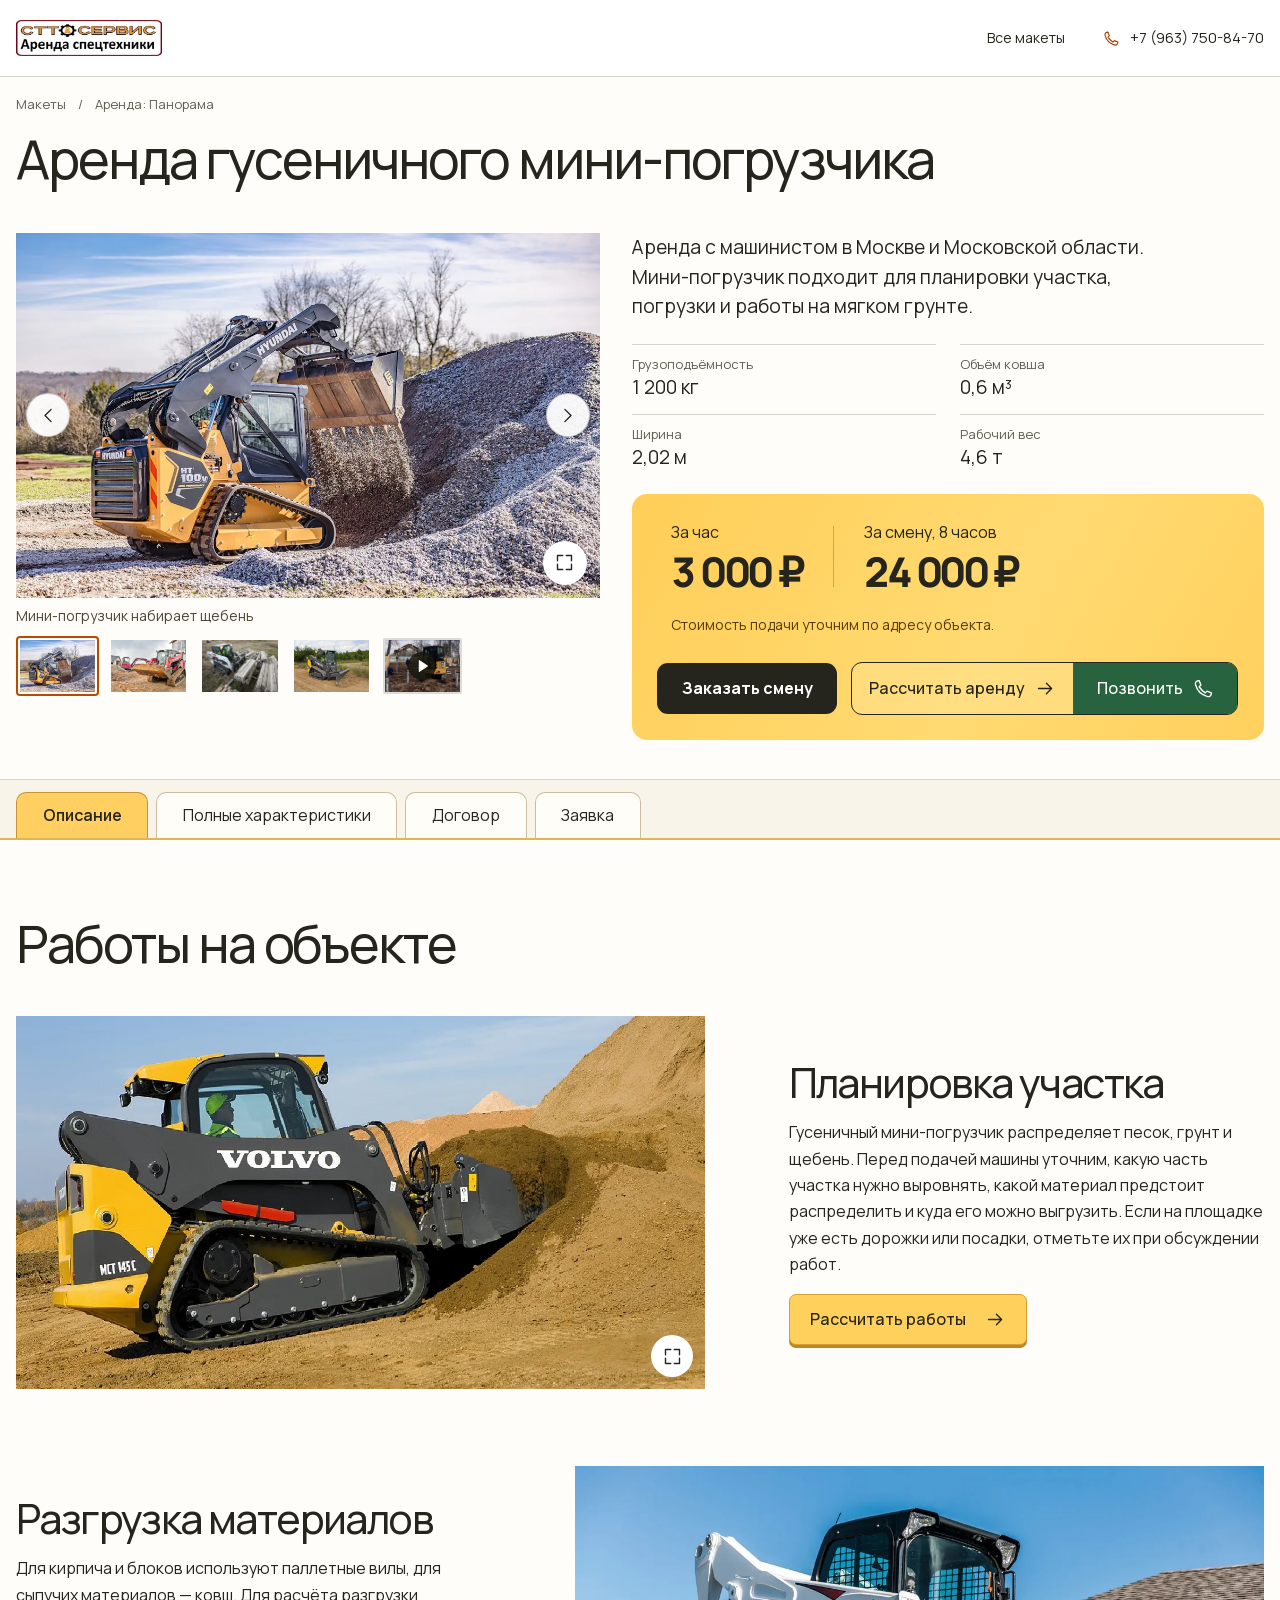
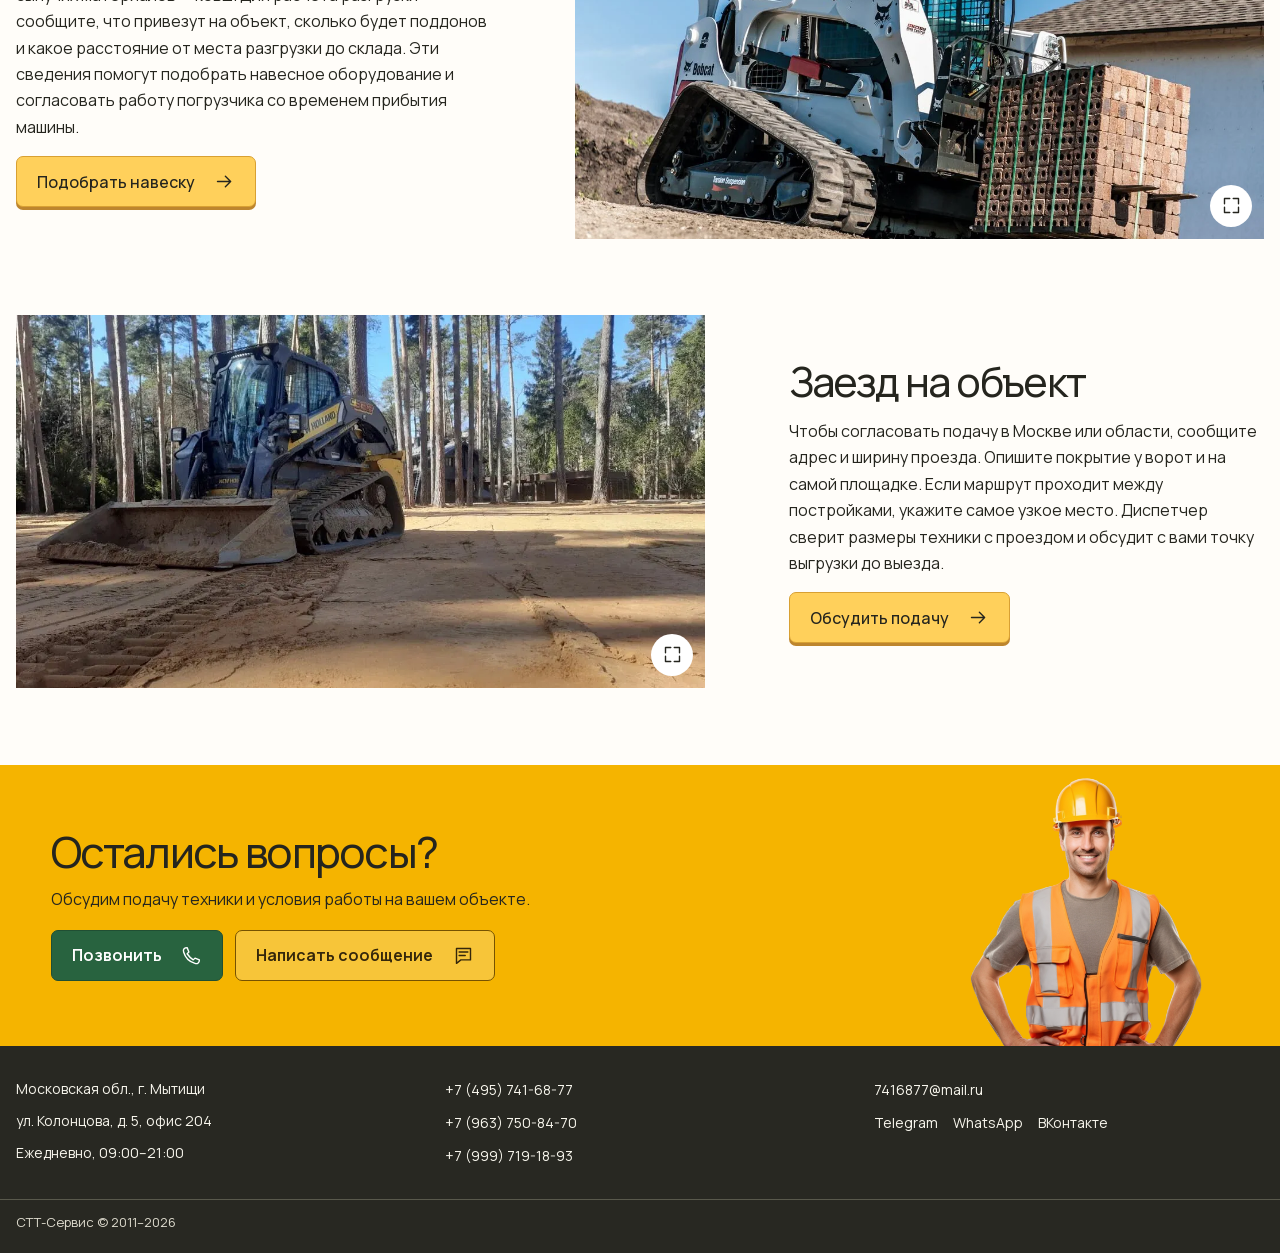
<file: panorama.html>
<!doctype html><html lang="ru"><head>
    <meta charset="utf-8"><meta name="viewport" content="width=device-width,initial-scale=1,viewport-fit=cover">
    <meta name="robots" content="noindex,nofollow"><meta name="theme-color" content="#ffca54">
    <title>Аренда гусеничного мини-погрузчика · СТТ-Сервис</title>
    <meta name="description" content="Аренда с машинистом в Москве и Московской области. Мини-погрузчик подходит для планировки участка, погрузки и работы на мягком грунте.">
    <meta property="og:type" content="website"><meta property="og:title" content="Аренда гусеничного мини-погрузчика · СТТ-Сервис">
    <meta property="og:description" content="Аренда с машинистом в Москве и Московской области. Мини-погрузчик подходит для планировки участка, погрузки и работы на мягком грунте."><meta property="og:locale" content="ru_RU">
    <meta property="og:url" content="https://overf1tted.github.io/stt-design/panorama.html"><meta property="og:image" content="https://overf1tted.github.io/stt-design/loader-gravel.webp"><script type="application/ld+json">{"@context": "https://schema.org", "@graph": [{"@type": "Service", "name": "Аренда гусеничного мини-погрузчика", "description": "Аренда с машинистом в Москве и Московской области. Мини-погрузчик подходит для планировки участка, погрузки и работы на мягком грунте.", "url": "https://overf1tted.github.io/stt-design/panorama.html", "image": ["https://overf1tted.github.io/stt-design/loader-gravel.webp", "https://overf1tted.github.io/stt-design/loader-main.webp", "https://overf1tted.github.io/stt-design/loader-material.webp", "https://overf1tted.github.io/stt-design/loader-field.webp"], "areaServed": ["Москва", "Московская область"], "provider": {"@type": "Organization", "name": "СТТ-Сервис", "url": "https://stt-servis.ru/"}, "offers": [{"@type": "Offer", "name": "За час", "price": 3000, "priceCurrency": "RUB", "url": "https://overf1tted.github.io/stt-design/panorama.html"}, {"@type": "Offer", "name": "За смену, 8 часов", "price": 24000, "priceCurrency": "RUB", "url": "https://overf1tted.github.io/stt-design/panorama.html"}]}, {"@type": "BreadcrumbList", "itemListElement": [{"@type": "ListItem", "position": 1, "name": "Макеты", "item": "https://overf1tted.github.io/stt-design/"}, {"@type": "ListItem", "position": 2, "name": "Аренда спецтехники: Панорама", "item": "https://overf1tted.github.io/stt-design/panorama.html"}]}]}</script>
    <link rel="icon" href="logo.webp"><link rel="stylesheet" href="orange.css?v=24">
    <script src="orange.js?v=10" defer></script></head><body class="panorama"><a class="skip" href="#main">К содержанию</a><header><div class="shell head"><a class="brand" href="index.html" aria-label="СТТ-Сервис — все макеты"><img src="logo.webp" width="460" height="111" alt="СТТ-Сервис"></a><nav aria-label="Навигация"><a href="index.html">Все макеты</a></nav><a class="phone" href="tel:+79637508470" aria-label="Позвонить +7 (963) 750-84-70"><svg class="icon" aria-hidden="true" viewBox="0 0 24 24" fill="none" stroke="currentColor" stroke-width="1.6" stroke-linecap="round" stroke-linejoin="round"><path d="m7 3 2 5-2 2c2 3 4 5 7 7l2-2 5 2c0 3-2 5-5 4C9 19 5 15 3 8 2 5 4 3 7 3z"/></svg><span>+7 (963) 750-84-70</span></a></div></header><main id="main"><div class="feature-banner"><div class="shell">
      <nav class="crumb" aria-label="Хлебные крошки"><a href="index.html">Макеты</a>
        <span aria-hidden="true">/</span><span aria-current="page">Аренда: Панорама</span>
      </nav><h1>Аренда гусеничного мини-погрузчика</h1></div></div>
      <section class="shell feature-grid" aria-label="Фото, характеристики и заказ">
      <div class="gallery"><div class="gallery-frame"><button type="button" class="expand" aria-label="Увеличить изображение">
      <img src="loader-gravel.webp" alt="Мини-погрузчик набирает щебень" title="Мини-погрузчик набирает щебень" decoding="async" fetchpriority="high"><span><svg class="icon" aria-hidden="true" viewBox="0 0 24 24" fill="none" stroke="currentColor" stroke-width="1.6" stroke-linecap="round" stroke-linejoin="round"><path d="M4 10V4h6m4 0h6v6m0 4v6h-6m-4 0H4v-6"/></svg></span></button><button type="button" class="slide-step prev" data-step="-1" aria-label="Предыдущий кадр"><svg class="icon" aria-hidden="true" viewBox="0 0 24 24" fill="none" stroke="currentColor" stroke-width="1.6" stroke-linecap="round" stroke-linejoin="round"><path d="m15 5-7 7 7 7"/></svg></button><button type="button" class="slide-step next" data-step="1" aria-label="Следующий кадр"><svg class="icon" aria-hidden="true" viewBox="0 0 24 24" fill="none" stroke="currentColor" stroke-width="1.6" stroke-linecap="round" stroke-linejoin="round"><path d="m9 5 7 7-7 7"/></svg></button></div>
      <p class="media-note" aria-live="polite">Мини-погрузчик набирает щебень</p>
      <div class="thumbnails" role="group" aria-label="Фото и видео"><button type="button" class="thumb" data-caption="Мини-погрузчик набирает щебень" aria-pressed="true" aria-label="Показать фото. Мини-погрузчик набирает щебень"><img src="loader-gravel.webp" alt="Мини-погрузчик набирает щебень" title="Мини-погрузчик набирает щебень" decoding="async" loading="lazy"></button><button type="button" class="thumb" data-caption="Гусеничный мини-погрузчик с ковшом песка" aria-pressed="false" aria-label="Показать фото. Гусеничный мини-погрузчик с ковшом песка"><img src="loader-main.webp" alt="Гусеничный мини-погрузчик с ковшом песка" title="Гусеничный мини-погрузчик с ковшом песка" decoding="async" loading="lazy"></button><button type="button" class="thumb" data-caption="Мини-погрузчик перевозит строительные материалы" aria-pressed="false" aria-label="Показать фото. Мини-погрузчик перевозит строительные материалы"><img src="loader-material.webp" alt="Мини-погрузчик перевозит строительные материалы" title="Мини-погрузчик перевозит строительные материалы" decoding="async" loading="lazy"></button><button type="button" class="thumb" data-caption="Мини-погрузчик с ковшом на грунте" aria-pressed="false" aria-label="Показать фото. Мини-погрузчик с ковшом на грунте"><img src="loader-field.webp" alt="Мини-погрузчик с ковшом на грунте" title="Мини-погрузчик с ковшом на грунте" decoding="async" loading="lazy"></button><button type="button" class="thumb movie" data-video="https://stt-servis.ru/Video2/zavichivanie_svaj.mp4" data-caption="Пример видео СТТ-Сервис. Монтаж свай мини-экскаватором." aria-label="Показать пример видео работы техники" aria-pressed="false"><img src="video-poster.webp" alt="Кадр из видео о монтаже свай" title="Монтаж свай мини-экскаватором"><span><svg class="icon" aria-hidden="true" viewBox="0 0 24 24" fill="none" stroke="currentColor" stroke-width="1.6" stroke-linecap="round" stroke-linejoin="round"><path d="m8 4 12 8-12 8z"/></svg></span></button></div></div><div class="offer"><p class="feature-lead">Аренда с машинистом в Москве и Московской области. Мини-погрузчик подходит для планировки участка, погрузки и работы на мягком грунте.</p>
      <dl class="specs"><div><dt>Грузоподъёмность</dt><dd>1 200 кг</dd></div><div><dt>Объём ковша</dt><dd>0,6 м³</dd></div><div><dt>Ширина</dt><dd>2,02 м</dd></div><div><dt>Рабочий вес</dt><dd>4,6 т</dd></div></dl>
      <div class="order-panel rental-panel"><dl class="rates" aria-label="Стоимость аренды"><div><dt><svg class="icon" aria-hidden="true" viewBox="0 0 24 24" fill="none" stroke="currentColor" stroke-width="1.6" stroke-linecap="round" stroke-linejoin="round"><path d="M12 22a10 10 0 1 0 0-20 10 10 0 0 0 0 20Zm0-16v6l4 2"/></svg><span>За час</span></dt><dd class="amount">3 000 ₽</dd></div><div><dt><svg class="icon" aria-hidden="true" viewBox="0 0 24 24" fill="none" stroke="currentColor" stroke-width="1.6" stroke-linecap="round" stroke-linejoin="round"><path d="M5 5h14a2 2 0 0 1 2 2v12a2 2 0 0 1-2 2H5a2 2 0 0 1-2-2V7a2 2 0 0 1 2-2Zm3-2v4m8-4v4M3 10h18"/></svg><span>За смену, 8 часов</span></dt><dd class="amount">24 000 ₽</dd></div></dl><p class="order-note">Стоимость подачи уточним по адресу объекта.</p>
      <div class="order-actions"><button type="button" class="action dark" data-buy>Заказать смену</button>
        <div class="rental-links">
          <a class="action" href="#request"><svg class="icon" aria-hidden="true" viewBox="0 0 24 24" fill="none" stroke="currentColor" stroke-width="1.6" stroke-linecap="round" stroke-linejoin="round"><path d="M6 2h12a2 2 0 0 1 2 2v16a2 2 0 0 1-2 2H6a2 2 0 0 1-2-2V4a2 2 0 0 1 2-2Zm2 4h8m-8 3h8M8 13h.5m3.5 0h.5m3.5 0h.5M8 17h.5m3.5 0h.5m3.5 0h.5"/></svg><span>Рассчитать аренду</span><svg class="icon" aria-hidden="true" viewBox="0 0 24 24" fill="none" stroke="currentColor" stroke-width="1.6" stroke-linecap="round" stroke-linejoin="round"><path d="M4 12h15m-6-6 6 6-6 6"/></svg></a>
          <a class="action call-action" href="tel:+79637508470"><span>Позвонить</span><svg class="icon" aria-hidden="true" viewBox="0 0 24 24" fill="none" stroke="currentColor" stroke-width="1.6" stroke-linecap="round" stroke-linejoin="round"><path d="m7 3 2 5-2 2c2 3 4 5 7 7l2-2 5 2c0 3-2 5-5 4C9 19 5 15 3 8 2 5 4 3 7 3z"/></svg></a>
        </div></div><div class="basket" data-item="rent" hidden><h3>Корзина макета</h3><p>Аренда гусеничного мини-погрузчика</p>
      <div class="basket-line"><button type="button" data-qty="-1" aria-label="Уменьшить количество">−</button>
      <output data-count data-unit="смен"></output><button type="button" data-qty="1" aria-label="Увеличить количество">+</button>
      <strong data-total data-price="24000"></strong></div>
      <a data-checkout href="request.html?card=panorama">Продолжить оформление заявки</a><small>Тестовая корзина аренды. Выбранное количество смен попадёт в форму.</small></div></div></div></section>
      <div class="section-nav"><nav class="shell" aria-label="Разделы карточки">
      <a href="#description">Описание</a><a href="#specifications"><span class="tab-label-wide">Полные характеристики</span><span class="tab-label-short">Характеристики</span></a><a href="#docs">Договор</a><a href="#request">Заявка</a>
      </nav></div><section id="description" class="shell stories"><h2>Работы на объекте</h2><article class="story">
          <figure><button type="button" class="story-open" aria-label="Увеличить фото. Погрузчик планирует песчаную площадку">
            <img src="work-grading.webp" alt="Погрузчик планирует песчаную площадку" title="Погрузчик планирует песчаную площадку" loading="lazy" decoding="async"><span><svg class="icon" aria-hidden="true" viewBox="0 0 24 24" fill="none" stroke="currentColor" stroke-width="1.6" stroke-linecap="round" stroke-linejoin="round"><path d="M4 10V4h6m4 0h6v6m0 4v6h-6m-4 0H4v-6"/></svg></span></button>
            <figcaption hidden></figcaption></figure>
          <div class="story-copy"><h3>Планировка участка</h3><p>Гусеничный мини-погрузчик распределяет песок, грунт и щебень. Перед подачей машины уточним, какую часть участка нужно выровнять, какой материал предстоит распределить и куда его можно выгрузить. Если на площадке уже есть дорожки или посадки, отметьте их при обсуждении работ.</p><a class="action primary" href="#request"><span>Рассчитать работы</span><svg class="icon" aria-hidden="true" viewBox="0 0 24 24" fill="none" stroke="currentColor" stroke-width="1.6" stroke-linecap="round" stroke-linejoin="round"><path d="M4 12h15m-6-6 6 6-6 6"/></svg></a></div></article><article class="story">
          <figure><button type="button" class="story-open" aria-label="Увеличить фото. Мини-погрузчик с паллетными вилами на разгрузке">
            <img src="work-pallets.webp" alt="Мини-погрузчик с паллетными вилами на разгрузке" title="Мини-погрузчик с паллетными вилами на разгрузке" loading="lazy" decoding="async"><span><svg class="icon" aria-hidden="true" viewBox="0 0 24 24" fill="none" stroke="currentColor" stroke-width="1.6" stroke-linecap="round" stroke-linejoin="round"><path d="M4 10V4h6m4 0h6v6m0 4v6h-6m-4 0H4v-6"/></svg></span></button>
            <figcaption hidden></figcaption></figure>
          <div class="story-copy"><h3>Разгрузка материалов</h3><p>Для кирпича и блоков используют паллетные вилы, для сыпучих материалов — ковш. Для расчёта разгрузки сообщите, что привезут на объект, сколько будет поддонов и какое расстояние от места разгрузки до склада. Эти сведения помогут подобрать навесное оборудование и согласовать работу погрузчика со временем прибытия машины.</p><a class="action primary" href="#request"><span>Подобрать навеску</span><svg class="icon" aria-hidden="true" viewBox="0 0 24 24" fill="none" stroke="currentColor" stroke-width="1.6" stroke-linecap="round" stroke-linejoin="round"><path d="M4 12h15m-6-6 6 6-6 6"/></svg></a></div></article><article class="story">
          <figure><button type="button" class="story-open" aria-label="Увеличить фото. Подготовка грунта на участке среди деревьев">
            <img src="work-access.webp" alt="Подготовка грунта на участке среди деревьев" title="Подготовка грунта на участке среди деревьев" loading="lazy" decoding="async"><span><svg class="icon" aria-hidden="true" viewBox="0 0 24 24" fill="none" stroke="currentColor" stroke-width="1.6" stroke-linecap="round" stroke-linejoin="round"><path d="M4 10V4h6m4 0h6v6m0 4v6h-6m-4 0H4v-6"/></svg></span></button>
            <figcaption hidden></figcaption></figure>
          <div class="story-copy"><h3>Заезд на объект</h3><p>Чтобы согласовать подачу в Москве или области, сообщите адрес и ширину проезда. Опишите покрытие у ворот и на самой площадке. Если маршрут проходит между постройками, укажите самое узкое место. Диспетчер сверит размеры техники с проездом и обсудит с вами точку выгрузки до выезда.</p><a class="action primary" href="#request"><span>Обсудить подачу</span><svg class="icon" aria-hidden="true" viewBox="0 0 24 24" fill="none" stroke="currentColor" stroke-width="1.6" stroke-linecap="round" stroke-linejoin="round"><path d="M4 12h15m-6-6 6 6-6 6"/></svg></a></div></article></section><section id="specifications">
      <div class="shell panel-return" hidden><a class="action" href="#description" data-description-return><svg class="icon" aria-hidden="true" viewBox="0 0 24 24" fill="none" stroke="currentColor" stroke-width="1.6" stroke-linecap="round" stroke-linejoin="round"><path d="m15 5-7 7 7 7"/></svg><span>Вернуться к описанию</span></a></div><div class="shell detail-panel full-specs">
      <div class="panel-intro"><span class="panel-tag"><svg class="icon" aria-hidden="true" viewBox="0 0 24 24" fill="none" stroke="currentColor" stroke-width="1.6" stroke-linecap="round" stroke-linejoin="round"><path d="m12 3 9 5-9 5-9-5 9-5Zm-9 9 9 5 9-5M3 16l9 5 9-5"/></svg>Характеристики техники</span><h2>Полные характеристики</h2><p>Подробные технические параметры мини-погрузчика для оценки его возможностей.</p>
        <figure class="specs-photo"><img data-specs-photo src="specs-loader.webp" alt="Иллюстрация гусеничного мини-погрузчика с ковшом" loading="lazy" decoding="async"></figure>
      </div><dl class="panel-card spec-table"><div><dt><span class="panel-icon"><svg class="icon" aria-hidden="true" viewBox="0 0 24 24" fill="none" stroke="currentColor" stroke-width="1.6" stroke-linecap="round" stroke-linejoin="round"><path d="M5 8h14l3 12H2L5 8Zm4 0V6a3 3 0 0 1 6 0v2"/></svg></span>Рабочий вес</dt><dd>4,6 т</dd></div><div><dt><span class="panel-icon"><svg class="icon" aria-hidden="true" viewBox="0 0 24 24" fill="none" stroke="currentColor" stroke-width="1.6" stroke-linecap="round" stroke-linejoin="round"><path d="M4 10V4h6m4 0h6v6m0 4v6h-6m-4 0H4v-6"/></svg></span>Габариты Д × Ш × В</dt><dd>3735 × 2015 × 2071 мм</dd></div><div><dt><span class="panel-icon"><svg class="icon" aria-hidden="true" viewBox="0 0 24 24" fill="none" stroke="currentColor" stroke-width="1.6" stroke-linecap="round" stroke-linejoin="round"><path d="M3 9h18l-2 7a5 5 0 0 1-5 4h-4a5 5 0 0 1-5-4L3 9Zm5 0 2-4m7 4-2-4"/></svg></span>Стандартный ковш</dt><dd>0,6 м³</dd></div><div><dt><span class="panel-icon"><svg class="icon" aria-hidden="true" viewBox="0 0 24 24" fill="none" stroke="currentColor" stroke-width="1.6" stroke-linecap="round" stroke-linejoin="round"><path d="M3 9h18l-2 7a5 5 0 0 1-5 4h-4a5 5 0 0 1-5-4L3 9Zm5 0 2-4m7 4-2-4"/></svg></span>Увеличенный ковш</dt><dd>0,9 м³</dd></div><div><dt><span class="panel-icon"><svg class="icon" aria-hidden="true" viewBox="0 0 24 24" fill="none" stroke="currentColor" stroke-width="1.6" stroke-linecap="round" stroke-linejoin="round"><path d="M12 16V3m-5 5 5-5 5 5M4 16v5h16v-5"/></svg></span>Грузоподъёмность</dt><dd>1 200 кг</dd></div><div><dt><span class="panel-icon"><svg class="icon" aria-hidden="true" viewBox="0 0 24 24" fill="none" stroke="currentColor" stroke-width="1.6" stroke-linecap="round" stroke-linejoin="round"><path d="m12 3 9 5-9 5-9-5 9-5Zm-9 9 9 5 9-5M3 16l9 5 9-5"/></svg></span>Оборудование</dt><dd>Коммунальная щётка, паллетные вилы, гидромолот, гидробур</dd></div></dl>
      </div></section><section id="docs">
      <div class="shell panel-return" hidden><a class="action" href="#description" data-description-return><svg class="icon" aria-hidden="true" viewBox="0 0 24 24" fill="none" stroke="currentColor" stroke-width="1.6" stroke-linecap="round" stroke-linejoin="round"><path d="m15 5-7 7 7 7"/></svg><span>Вернуться к описанию</span></a></div><div class="shell detail-panel docs">
      <div class="panel-intro"><span class="panel-tag"><svg class="icon" aria-hidden="true" viewBox="0 0 24 24" fill="none" stroke="currentColor" stroke-width="1.6" stroke-linecap="round" stroke-linejoin="round"><path d="M6 3h8l5 5v13H5V3h1Zm7 0v6h6M8 13h8m-8 4h6"/></svg>Документы</span><h2>Договор аренды</h2><p>Ознакомьтесь с условиями аренды спецтехники и скачайте договор.</p>
        <div class="panel-illustrated"><ul class="panel-points"><li><span class="panel-icon"><svg class="icon" aria-hidden="true" viewBox="0 0 24 24" fill="none" stroke="currentColor" stroke-width="1.6" stroke-linecap="round" stroke-linejoin="round"><path d="M12 2 4 6v6c0 5 4 8 8 10 4-2 8-5 8-10V6l-8-4Zm-3 10 2 2 4-4"/></svg></span><div><strong>Прозрачные условия</strong><p>Стоимость, сроки и обязанности сторон</p></div></li><li><span class="panel-icon"><svg class="icon" aria-hidden="true" viewBox="0 0 24 24" fill="none" stroke="currentColor" stroke-width="1.6" stroke-linecap="round" stroke-linejoin="round"><path d="M6 3h8l5 5v13H5V3h1Zm7 0v6h6M8 13h8m-8 4h6"/></svg></span><div><strong>Образец договора</strong><p>Разделы договора и приложение</p></div></li><li><span class="panel-icon"><svg class="icon" aria-hidden="true" viewBox="0 0 24 24" fill="none" stroke="currentColor" stroke-width="1.6" stroke-linecap="round" stroke-linejoin="round"><path d="M13 2 4 14h7l-1 8 10-12h-7l1-8Z"/></svg></span><div><strong>Быстро и удобно</strong><p>Откройте и скачайте образец договора</p></div></li></ul>
          <figure class="contract-art" aria-hidden="true">
            <img src="contract-art.webp" width="816" height="860" alt="" loading="lazy" decoding="async">
          </figure>
        </div>
      </div>
      <div class="panel-card contract-card">
        <details>
          <summary><span class="panel-icon"><svg class="icon" aria-hidden="true" viewBox="0 0 24 24" fill="none" stroke="currentColor" stroke-width="1.6" stroke-linecap="round" stroke-linejoin="round"><path d="M6 3h8l5 5v13H5V3h1Zm7 0v6h6M8 13h8m-8 4h6"/></svg></span><span class="contract-summary"><strong>Что входит в договор аренды</strong><span>Права и обязанности сторон, сроки, стоимость, условия подачи техники и ответственность.</span></span><svg class="icon" aria-hidden="true" viewBox="0 0 24 24" fill="none" stroke="currentColor" stroke-width="1.6" stroke-linecap="round" stroke-linejoin="round"><path d="m5 9 7 7 7-7"/></svg></summary>
          <p>Адрес и время подачи, техника, навеска, тариф и количество смен.</p>
        </details>
        <div class="panel-actions"><a class="action dark" href="agreement-rent.html"><span>Посмотреть и скачать</span><svg class="icon" aria-hidden="true" viewBox="0 0 24 24" fill="none" stroke="currentColor" stroke-width="1.6" stroke-linecap="round" stroke-linejoin="round"><path d="M12 3v12m-5-5 5 5 5-5M4 16v4h16v-4"/></svg></a>
          <a class="action outline" href="tel:+79637508470"><span>Связаться с менеджером</span><svg class="icon" aria-hidden="true" viewBox="0 0 24 24" fill="none" stroke="currentColor" stroke-width="1.6" stroke-linecap="round" stroke-linejoin="round"><path d="m7 3 2 5-2 2c2 3 4 5 7 7l2-2 5 2c0 3-2 5-5 4C9 19 5 15 3 8 2 5 4 3 7 3z"/></svg></a></div>
      </div>
      </div></section>
    <section id="request" class="request">
      <div class="shell panel-return" hidden><a class="action" href="#description" data-description-return><svg class="icon" aria-hidden="true" viewBox="0 0 24 24" fill="none" stroke="currentColor" stroke-width="1.6" stroke-linecap="round" stroke-linejoin="round"><path d="m15 5-7 7 7 7"/></svg><span>Вернуться к описанию</span></a></div><div class="shell detail-panel request-inner--illustrated">
      <div class="panel-intro request-intro"><span class="panel-tag"><svg class="icon" aria-hidden="true" viewBox="0 0 24 24" fill="none" stroke="currentColor" stroke-width="1.6" stroke-linecap="round" stroke-linejoin="round"><path d="M6 2h12a2 2 0 0 1 2 2v16a2 2 0 0 1-2 2H6a2 2 0 0 1-2-2V4a2 2 0 0 1 2-2Zm2 4h8m-8 3h8M8 13h.5m3.5 0h.5m3.5 0h.5M8 17h.5m3.5 0h.5m3.5 0h.5"/></svg>Онлайн-расчёт аренды</span><h2>Рассчитать аренду</h2><p>Уточните параметры и получите стоимость аренды с учётом ваших условий.</p>
        <div class="panel-illustrated">
          <ul class="panel-points"><li><span class="panel-icon"><svg class="icon" aria-hidden="true" viewBox="0 0 24 24" fill="none" stroke="currentColor" stroke-width="1.6" stroke-linecap="round" stroke-linejoin="round"><path d="M13 2 4 14h7l-1 8 10-12h-7l1-8Z"/></svg></span><div><strong>Быстрый расчёт</strong><p>Уточним стоимость после заявки</p></div></li><li><span class="panel-icon"><svg class="icon" aria-hidden="true" viewBox="0 0 24 24" fill="none" stroke="currentColor" stroke-width="1.6" stroke-linecap="round" stroke-linejoin="round"><path d="M20 10c0 5-8 12-8 12S4 15 4 10a8 8 0 1 1 16 0Zm-5 0a3 3 0 1 1-6 0 3 3 0 0 1 6 0Z"/></svg></span><div><strong>Индивидуальные условия</strong><p>Учтём адрес, сроки и объём работ</p></div></li><li><span class="panel-icon"><svg class="icon" aria-hidden="true" viewBox="0 0 24 24" fill="none" stroke="currentColor" stroke-width="1.6" stroke-linecap="round" stroke-linejoin="round"><path d="M12 2 4 6v6c0 5 4 8 8 10 4-2 8-5 8-10V6l-8-4Zm-3 10 2 2 4-4"/></svg></span><div><strong>Без обязательств</strong><p>Заявка нужна для предварительного расчёта</p></div></li></ul>
          <figure class="request-portrait"><img src="request-portrait-art.webp" width="767" height="860" alt="" loading="lazy" decoding="async"></figure>
        </div>
      </div>
      <form class="request-form" method="dialog">
      <div class="form-pair"><label><span class="field-label"><svg class="icon" aria-hidden="true" viewBox="0 0 24 24" fill="none" stroke="currentColor" stroke-width="1.6" stroke-linecap="round" stroke-linejoin="round"><path d="M16 7a4 4 0 1 1-8 0 4 4 0 0 1 8 0ZM4 21v-2a5 5 0 0 1 5-5h6a5 5 0 0 1 5 5v2"/></svg><span>Имя<span class="required-mark" aria-hidden="true">*</span></span></span><input name="name" type="text" dir="ltr" autocomplete="given-name" placeholder="Ваше имя" required></label><label><span class="field-label"><svg class="icon" aria-hidden="true" viewBox="0 0 24 24" fill="none" stroke="currentColor" stroke-width="1.6" stroke-linecap="round" stroke-linejoin="round"><path d="m7 3 2 5-2 2c2 3 4 5 7 7l2-2 5 2c0 3-2 5-5 4C9 19 5 15 3 8 2 5 4 3 7 3z"/></svg><span>Телефон<span class="required-mark" aria-hidden="true">*</span></span></span><input name="phone" type="tel" inputmode="tel" autocomplete="tel" placeholder="+7" data-phone-mask maxlength="18" pattern="\+7 \([0-9]{3}\) [0-9]{3}-[0-9]{2}-[0-9]{2}" title="Введите 10 цифр после +7" required></label></div>
      
        <label><span class="field-label"><svg class="icon" aria-hidden="true" viewBox="0 0 24 24" fill="none" stroke="currentColor" stroke-width="1.6" stroke-linecap="round" stroke-linejoin="round"><path d="M20 10c0 5-8 12-8 12S4 15 4 10a8 8 0 1 1 16 0Zm-5 0a3 3 0 1 1-6 0 3 3 0 0 1 6 0Z"/></svg><span>Адрес объекта<span class="required-mark" aria-hidden="true">*</span></span></span><input placeholder="Город, улица, дом или район" autocomplete="street-address" required></label>
        <div class="form-pair form-pair--schedule">
          <div class="shift-field">
            <label for="shift-count"><span class="field-label"><svg class="icon" aria-hidden="true" viewBox="0 0 24 24" fill="none" stroke="currentColor" stroke-width="1.6" stroke-linecap="round" stroke-linejoin="round"><path d="m12 3 9 5-9 5-9-5 9-5Zm-9 9 9 5 9-5M3 16l9 5 9-5"/></svg><span>Количество смен<span class="required-mark" aria-hidden="true">*</span></span></span></label>
            <div class="shift-stepper">
              <button type="button" aria-label="Уменьшить количество смен" data-step-shift="-1">−</button>
              <input id="shift-count" type="number" min="1" step="1" value="1" inputmode="numeric" required>
              <button type="button" aria-label="Увеличить количество смен" data-step-shift="1">+</button>
            </div>
          </div>
          <label><span class="field-label"><svg class="icon" aria-hidden="true" viewBox="0 0 24 24" fill="none" stroke="currentColor" stroke-width="1.6" stroke-linecap="round" stroke-linejoin="round"><path d="M5 5h14a2 2 0 0 1 2 2v12a2 2 0 0 1-2 2H5a2 2 0 0 1-2-2V7a2 2 0 0 1 2-2Zm3-2v4m8-4v4M3 10h18"/></svg><span>Желаемая дата подачи</span></span><input type="date"></label>
        </div><label><span class="field-label"><svg class="icon" aria-hidden="true" viewBox="0 0 24 24" fill="none" stroke="currentColor" stroke-width="1.6" stroke-linecap="round" stroke-linejoin="round"><path d="M4 4h16v13H9l-5 4V4Zm3 4h10M7 12h7"/></svg><span>Комментарий</span></span><textarea rows="3" placeholder="Опишите задачу или дополнительные пожелания"></textarea></label>
      <div class="order-actions"><button class="action dark" type="submit"><span>Отправить заявку</span><svg class="icon" aria-hidden="true" viewBox="0 0 24 24" fill="none" stroke="currentColor" stroke-width="1.6" stroke-linecap="round" stroke-linejoin="round"><path d="M4 12h15m-6-6 6 6-6 6"/></svg></button><a class="action call-action" href="tel:+79637508470"><span>Позвонить</span><svg class="icon" aria-hidden="true" viewBox="0 0 24 24" fill="none" stroke="currentColor" stroke-width="1.6" stroke-linecap="round" stroke-linejoin="round"><path d="m7 3 2 5-2 2c2 3 4 5 7 7l2-2 5 2c0 3-2 5-5 4C9 19 5 15 3 8 2 5 4 3 7 3z"/></svg></a></div>
      <small>Демонстрационная форма. Данные остаются в браузере.</small><output aria-live="polite"></output>
    </form>
    </div></section><section class="shell closing"><div class="closing-copy"><div class="closing-intro">
      <h2>Остались вопросы?</h2><p>Обсудим подачу техники и условия работы на вашем объекте.</p>
      <div class="closing-actions">
        <a class="action call-action" href="tel:+79637508470"><span>Позвонить</span><svg class="icon" aria-hidden="true" viewBox="0 0 24 24" fill="none" stroke="currentColor" stroke-width="1.6" stroke-linecap="round" stroke-linejoin="round"><path d="m7 3 2 5-2 2c2 3 4 5 7 7l2-2 5 2c0 3-2 5-5 4C9 19 5 15 3 8 2 5 4 3 7 3z"/></svg></a>
        <button class="action closing-message" type="button" aria-controls="contact-message" aria-expanded="false"><span>Написать сообщение</span><svg class="icon" aria-hidden="true" viewBox="0 0 24 24" fill="none" stroke="currentColor" stroke-width="1.6" stroke-linecap="round" stroke-linejoin="round"><path d="M4 4h16v13H9l-5 4V4Zm3 4h10M7 12h7"/></svg></button>
      </div></div>
      <form class="request-form closing-contact" id="contact-message" method="dialog" hidden>
        <div class="form-pair"><label><span class="field-label"><svg class="icon" aria-hidden="true" viewBox="0 0 24 24" fill="none" stroke="currentColor" stroke-width="1.6" stroke-linecap="round" stroke-linejoin="round"><path d="M16 7a4 4 0 1 1-8 0 4 4 0 0 1 8 0ZM4 21v-2a5 5 0 0 1 5-5h6a5 5 0 0 1 5 5v2"/></svg><span>Имя<span class="required-mark" aria-hidden="true">*</span></span></span><input name="name" type="text" dir="ltr" autocomplete="given-name" placeholder="Ваше имя" required></label><label><span class="field-label"><svg class="icon" aria-hidden="true" viewBox="0 0 24 24" fill="none" stroke="currentColor" stroke-width="1.6" stroke-linecap="round" stroke-linejoin="round"><path d="m7 3 2 5-2 2c2 3 4 5 7 7l2-2 5 2c0 3-2 5-5 4C9 19 5 15 3 8 2 5 4 3 7 3z"/></svg><span>Телефон<span class="required-mark" aria-hidden="true">*</span></span></span><input name="phone" type="tel" inputmode="tel" autocomplete="tel" placeholder="+7" data-phone-mask maxlength="18" pattern="\+7 \([0-9]{3}\) [0-9]{3}-[0-9]{2}-[0-9]{2}" title="Введите 10 цифр после +7" required></label></div>
        <label>Электронная почта<input name="email" type="email" autocomplete="email" placeholder="name@example.ru"></label>
        <label><span class="field-label"><svg class="icon" aria-hidden="true" viewBox="0 0 24 24" fill="none" stroke="currentColor" stroke-width="1.6" stroke-linecap="round" stroke-linejoin="round"><path d="M4 4h16v13H9l-5 4V4Zm3 4h10M7 12h7"/></svg><span>Сообщение<span class="required-mark" aria-hidden="true">*</span></span></span><textarea name="message" rows="3" required></textarea></label>
        <button class="action closing-call" type="submit"><span>Отправить сообщение</span><svg class="icon" aria-hidden="true" viewBox="0 0 24 24" fill="none" stroke="currentColor" stroke-width="1.6" stroke-linecap="round" stroke-linejoin="round"><path d="M4 12h15m-6-6 6 6-6 6"/></svg></button>
        <small>Демонстрационная форма, отправка отключена.</small><output aria-live="polite"></output>
      </form></div>
      <img src="consultant.webp" alt="" width="1024" height="1024" loading="lazy"></section><dialog class="viewer" aria-label="Просмотр фотографий"><button type="button" class="dismiss" aria-label="Закрыть"><svg class="icon" aria-hidden="true" viewBox="0 0 24 24" fill="none" stroke="currentColor" stroke-width="1.6" stroke-linecap="round" stroke-linejoin="round"><path d="m5 5 14 14M19 5 5 19"/></svg></button>
      <figure><div class="viewer-photo"><img alt=""></div><figcaption aria-live="polite"></figcaption></figure><button type="button" class="slide-step prev" data-step="-1" aria-label="Предыдущий кадр"><svg class="icon" aria-hidden="true" viewBox="0 0 24 24" fill="none" stroke="currentColor" stroke-width="1.6" stroke-linecap="round" stroke-linejoin="round"><path d="m15 5-7 7 7 7"/></svg></button><button type="button" class="slide-step next" data-step="1" aria-label="Следующий кадр"><svg class="icon" aria-hidden="true" viewBox="0 0 24 24" fill="none" stroke="currentColor" stroke-width="1.6" stroke-linecap="round" stroke-linejoin="round"><path d="m9 5 7 7-7 7"/></svg></button></dialog></main><footer class="contact-footer"><div class="shell foot">
      <div><p>Московская обл., г. Мытищи</p><p>ул. Колонцова, д. 5, офис 204</p><p>Ежедневно, 09:00–21:00</p></div>
      <div><a href="tel:+74957416877">+7 (495) 741-68-77</a><a href="tel:+79637508470">+7 (963) 750-84-70</a><a href="tel:+79997191893">+7 (999) 719-18-93</a></div>
      <div><a href="mailto:7416877@mail.ru">7416877@mail.ru</a><div class="foot-links">
        <a href="https://t.me/STT_SERVIS">Telegram</a><a href="https://wa.me/79637508470">WhatsApp</a><a href="https://vk.com/stt_service79637508470">ВКонтакте</a></div>
      </div></div><div class="shell footer-copy">СТТ-Сервис © 2011–2026</div></footer></body></html>
</file>
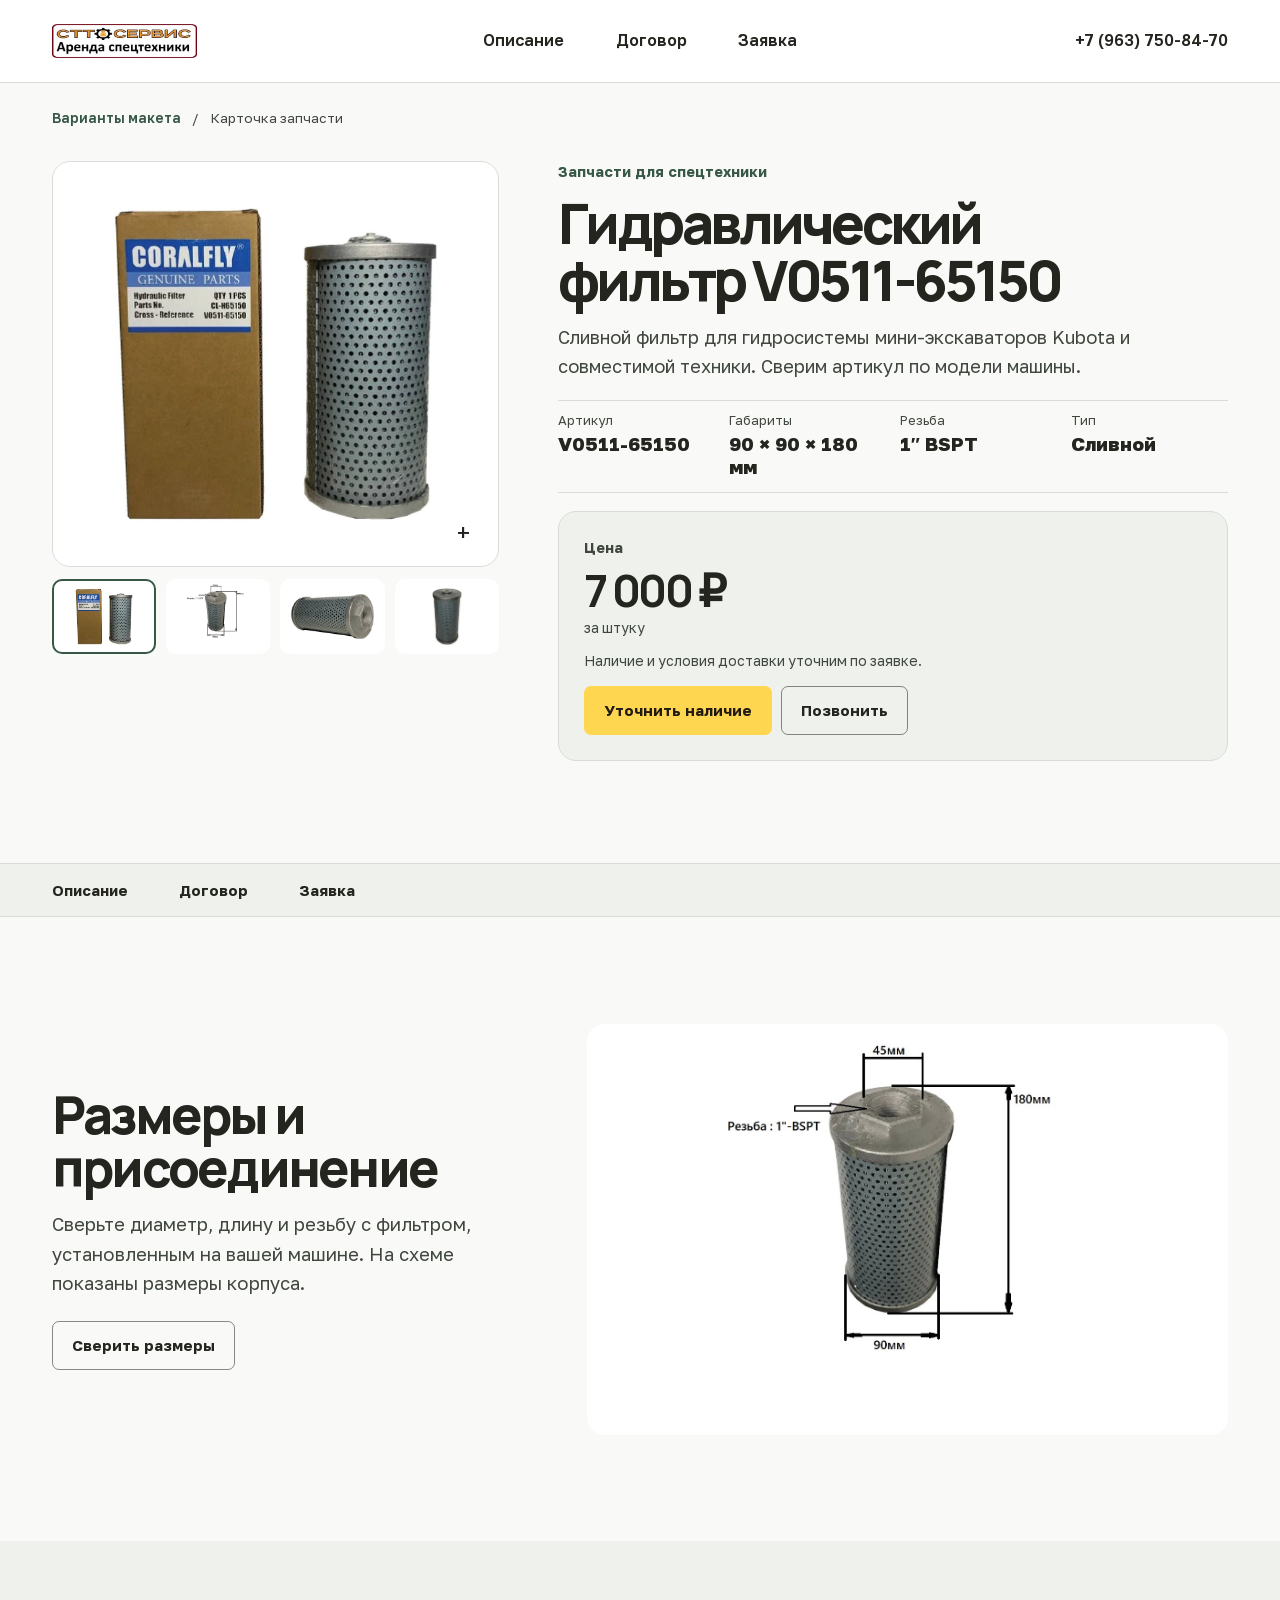
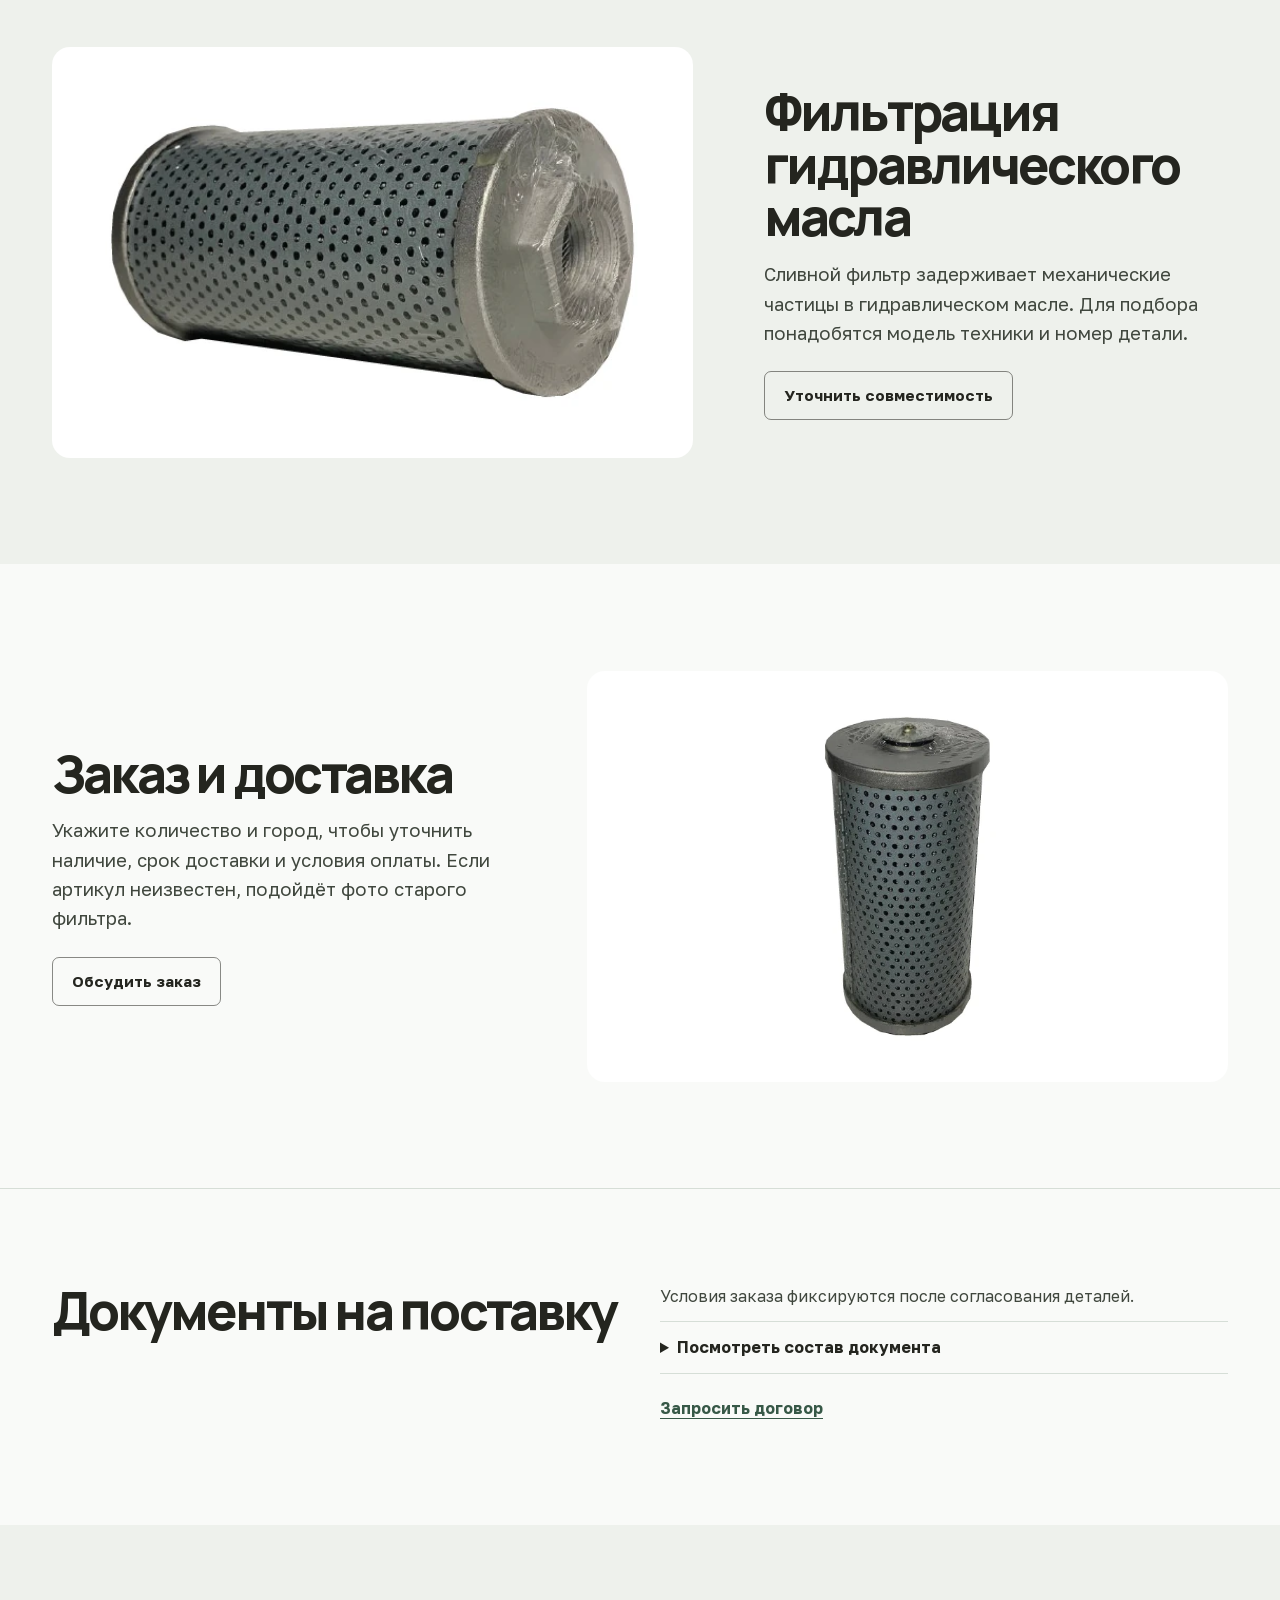
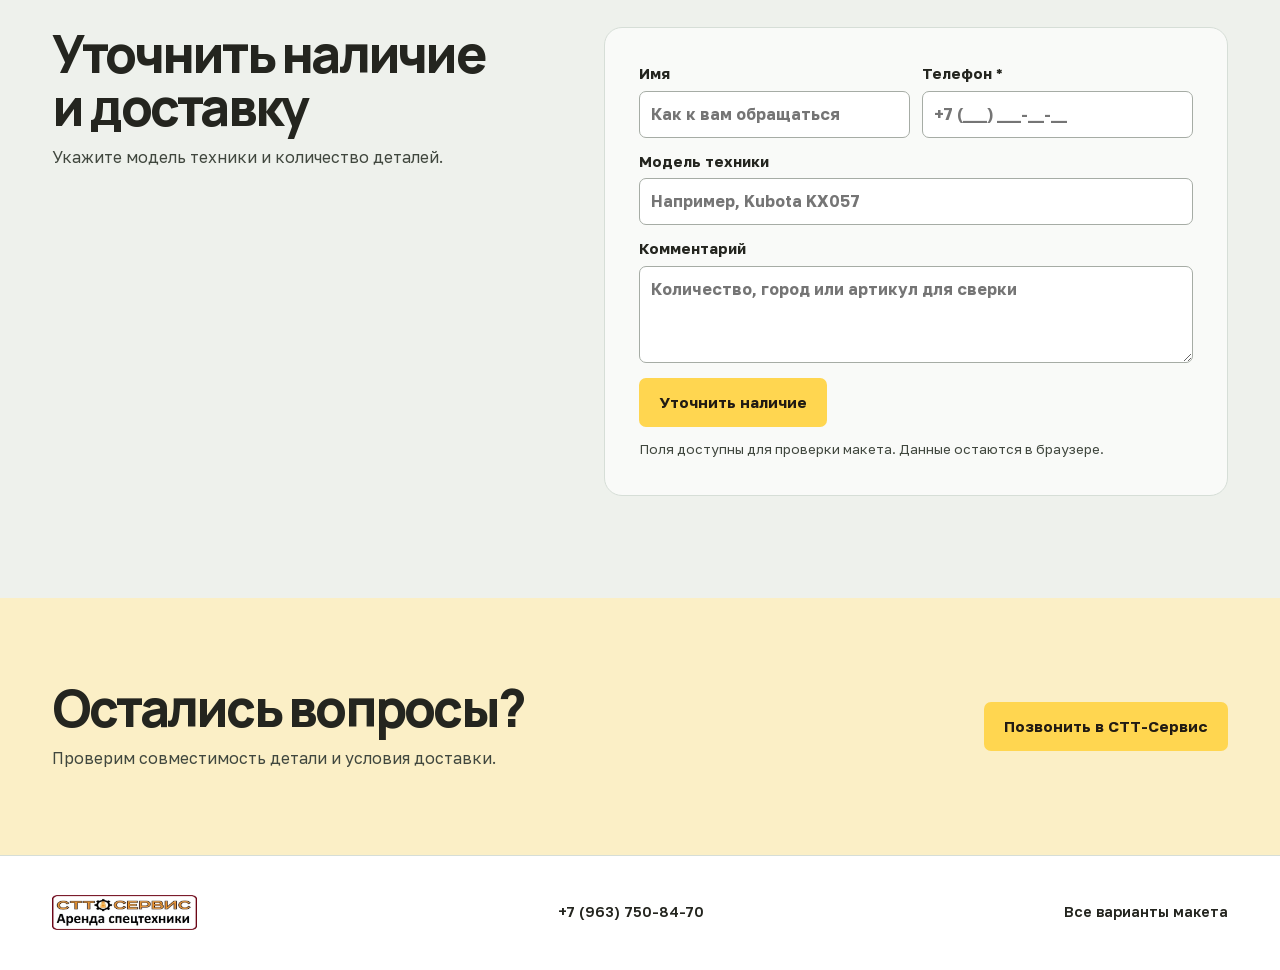
<file: product-1.html>
<!doctype html>
<html lang="ru" data-type="product" data-motion="on" data-radius="soft">
<head>
<meta charset="utf-8"><meta name="viewport" content="width=device-width,initial-scale=1,viewport-fit=cover">
<meta name="robots" content="noindex, nofollow"><meta name="theme-color" content="#f6f5f0">
<meta name="page-type" content="product"><meta name="site-kind" content="other">
<title>Гидравлический фильтр V0511-65150 · СТТ-Сервис</title><meta name="description" content="Артикул, совместимость и цена на первом экране.">
<meta property="og:type" content="website"><meta property="og:title" content="Гидравлический фильтр V0511-65150 · СТТ-Сервис">
<meta property="og:description" content="Артикул, совместимость и цена на первом экране."><meta property="og:image" content="https://overf1tted.github.io/stt-design/product-main.webp">
<meta property="og:url" content="https://overf1tted.github.io/stt-design/product-1.html"><meta name="twitter:card" content="summary_large_image">
<link rel="icon" href="logo.webp"><link rel="stylesheet" href="fonts.css"><link rel="stylesheet" href="site.css">
<script src="site.js" defer></script>
</head>
<body class="product-1">
<a class="skip" href="#main">Перейти к содержанию</a>
<header class="header"><div class="wrap header-inner"><a href="first.html" class="brand" aria-label="Все макеты СТТ-Сервис"><img src="logo.webp" width="145" height="54" alt="СТТ-Сервис"></a>
    <nav class="header-nav" aria-label="Навигация"><a href="#details">Описание</a><a href="#documents">Договор</a><a href="#application">Заявка</a></nav><a class="header-phone" href="tel:+79637508470">+7 (963) 750-84-70</a></div></header>
    <main id="main"><section class="hero" data-enter>
    <div class="wrap">
    <nav class="breadcrumb" aria-label="Хлебные крошки"><a href="first.html">Варианты макета</a><span aria-hidden="true">/</span><span>Карточка запчасти</span></nav>
    <div class="hero-grid">
    <div class="hero-heading"><p class="kicker">Запчасти для спецтехники</p><h1>Гидравлический фильтр V0511-65150</h1><p class="lead">Сливной фильтр для гидросистемы мини-экскаваторов Kubota и совместимой техники. Сверим артикул по модели машины.</p></div>
    <div class="gallery" aria-label="Галерея"><div class="gallery-stage">
    <button type="button" class="photo-open" aria-label="Увеличить фото"><img src="product-main.webp" alt="Гидравлический фильтр V0511-65150 и упаковка" title="Гидравлический фильтр V0511-65150 и упаковка" fetchpriority="high" decoding="async"><span aria-hidden="true" class="zoom-mark">+</span></button>
    </div><div class="gallery-thumbs" aria-label="Выбор кадра"><button type="button" class="thumb" data-src="product-main.webp" data-alt="Гидравлический фильтр V0511-65150 и упаковка" aria-label="Фото 1. Гидравлический фильтр V0511-65150 и упаковка" aria-pressed="true"><img src="product-main.webp" alt="" title="Гидравлический фильтр V0511-65150 и упаковка" fetchpriority="high" decoding="async"></button><button type="button" class="thumb" data-src="product-2.webp" data-alt="Схема размеров фильтра" aria-label="Фото 2. Схема размеров фильтра" aria-pressed="false"><img src="product-2.webp" alt="" title="Схема размеров фильтра" fetchpriority="high" decoding="async"></button><button type="button" class="thumb" data-src="product-3.webp" data-alt="Фильтр в горизонтальном положении" aria-label="Фото 3. Фильтр в горизонтальном положении" aria-pressed="false"><img src="product-3.webp" alt="" title="Фильтр в горизонтальном положении" fetchpriority="high" decoding="async"></button><button type="button" class="thumb" data-src="product-4.webp" data-alt="Фильтр в вертикальном положении" aria-label="Фото 4. Фильтр в вертикальном положении" aria-pressed="false"><img src="product-4.webp" alt="" title="Фильтр в вертикальном положении" fetchpriority="high" decoding="async"></button></div>
    <dialog class="lightbox" aria-label="Увеличенное фото"><button type="button" class="lightbox-close" aria-label="Закрыть">×</button><img alt=""></dialog></div>
    <dl class="facts" aria-label="Характеристики"><div><dt>Артикул</dt><dd>V0511-65150</dd></div><div><dt>Габариты</dt><dd>90 × 90 × 180 мм</dd></div><div><dt>Резьба</dt><dd>1″ BSPT</dd></div><div><dt>Тип</dt><dd>Сливной</dd></div></dl>
    <div class="price-panel"><p class="price-heading">Цена</p><div class="tariffs"><div><strong>7 000 ₽</strong><span>за штуку</span></div></div><p class="price-note">Наличие и условия доставки уточним по заявке.</p>
    <div class="actions"><a class="button primary" href="#application">Уточнить наличие</a><a class="button outline" href="tel:+79637508470">Позвонить</a></div></div>
    </div></div></section>
    <div class="section-nav"><nav class="wrap" aria-label="Разделы карточки"><a href="#details">Описание</a><a href="#documents">Договор</a><a href="#application">Заявка</a></nav></div>
    <section class="chapter chapter-1" id="details">
    <div class="wrap chapter-inner"><div class="chapter-copy"><h2>Размеры и присоединение</h2><p>Сверьте диаметр, длину и резьбу с фильтром, установленным на вашей машине. На схеме показаны размеры корпуса.</p>
    <a class="button outline" href="#application">Сверить размеры</a></div><div class="chapter-photo"><img src="product-2.webp" alt="Размерный чертёж сливного фильтра" loading="lazy" decoding="async"></div></div></section><section class="chapter chapter-2">
    <div class="wrap chapter-inner"><div class="chapter-copy"><h2>Фильтрация гидравлического масла</h2><p>Сливной фильтр задерживает механические частицы в гидравлическом масле. Для подбора понадобятся модель техники и номер детали.</p>
    <a class="button outline" href="#application">Уточнить совместимость</a></div><div class="chapter-photo"><img src="product-3.webp" alt="Корпус фильтра с торца" loading="lazy" decoding="async"></div></div></section><section class="chapter chapter-3">
    <div class="wrap chapter-inner"><div class="chapter-copy"><h2>Заказ и доставка</h2><p>Укажите количество и город, чтобы уточнить наличие, срок доставки и условия оплаты. Если артикул неизвестен, подойдёт фото старого фильтра.</p>
    <a class="button outline" href="tel:+79637508470">Обсудить заказ</a></div><div class="chapter-photo"><img src="product-4.webp" alt="Сливной фильтр и соединение" loading="lazy" decoding="async"></div></div></section>
    <section id="documents" class="documents"><div class="wrap document-inner"><h2>Документы на поставку</h2><div><p>Условия заказа фиксируются после согласования деталей.</p>
    <details><summary>Посмотреть состав документа</summary><ul><li><strong>Предмет договора</strong><span>Артикул, наименование, количество и стоимость деталей.</span></li><li><strong>Условия поставки</strong><span>Способ оплаты, срок и адрес доставки.</span></li></ul></details><a class="text-link" href="#application">Запросить договор</a></div></div></section>
    <section id="application" class="application"><div class="wrap application-inner"><div class="application-copy"><h2>Уточнить наличие и доставку</h2><p>Укажите модель техники и количество деталей.</p></div><form class="quote-form" method="dialog" data-preview-form>
    <div class="form-pair"><label>Имя<input name="name" autocomplete="given-name" placeholder="Как к вам обращаться"></label>
    <label>Телефон <span aria-hidden="true">*</span><input name="phone" type="tel" required autocomplete="tel" placeholder="+7 (___) ___-__-__" aria-describedby="phone-hint"></label></div>
    <label>Модель техники<input name="machine" placeholder="Например, Kubota KX057"></label><label>Комментарий<textarea name="note" rows="3" placeholder="Количество, город или артикул для сверки"></textarea></label>
    <button type="submit" class="button primary">Уточнить наличие</button><p class="form-hint" id="phone-hint">Поля доступны для проверки макета. Данные остаются в браузере.</p>
    <p role="status" class="form-status" hidden></p></form></div></section>
    <section class="closing"><div class="wrap closing-inner"><div><h2>Остались вопросы?</h2><p>Проверим совместимость детали и условия доставки.</p></div><a class="button primary" href="tel:+79637508470">Позвонить в СТТ-Сервис</a></div></section>
    </main>
    <footer class="footer"><div class="wrap footer-inner"><a href="first.html" aria-label="К макетам СТТ-Сервис"><img src="logo.webp" width="145" height="54" alt="СТТ-Сервис"></a><a href="tel:+79637508470">+7 (963) 750-84-70</a><a href="first.html">Все варианты макета</a></div></footer>
    <div class="mobile-cta" aria-label="Заказ"><span><strong>7 000 ₽</strong><small>за штуку</small></span><a class="button primary" href="#application">Уточнить наличие</a></div>
</body></html>
</file>
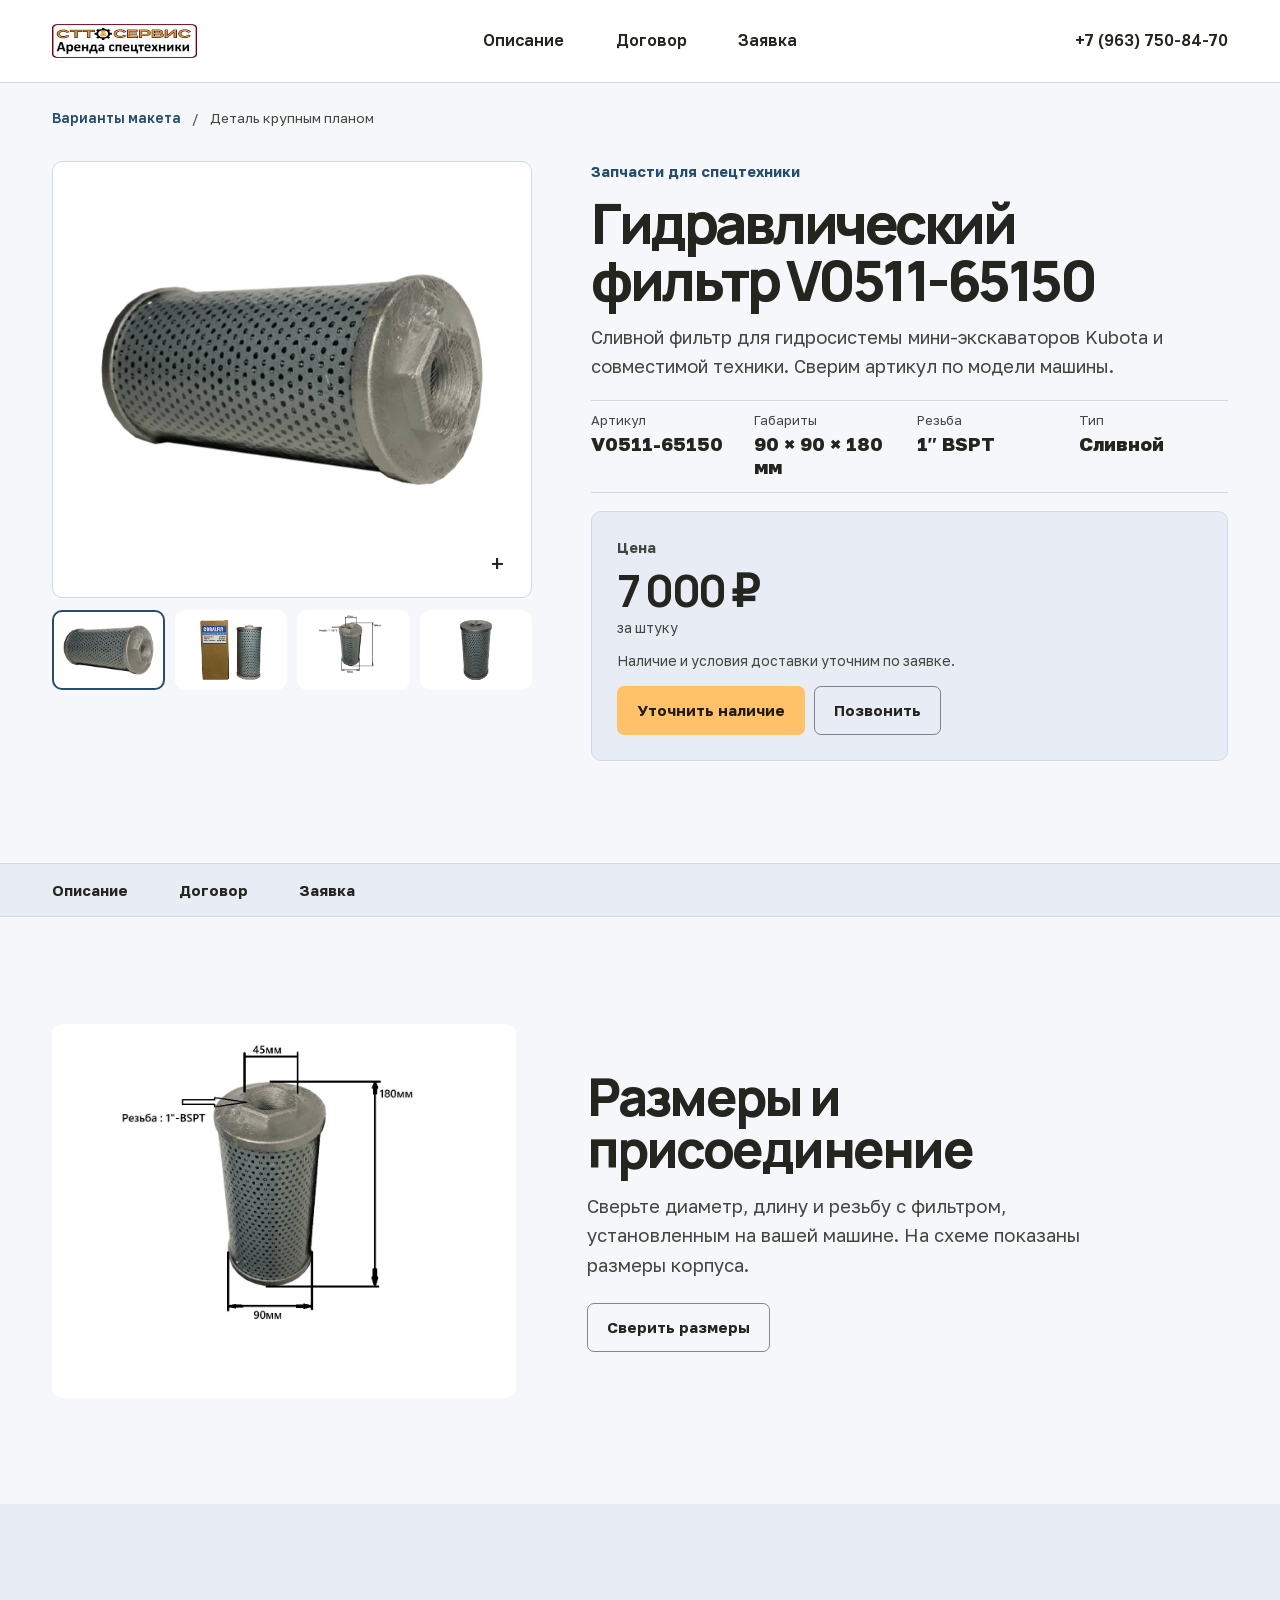
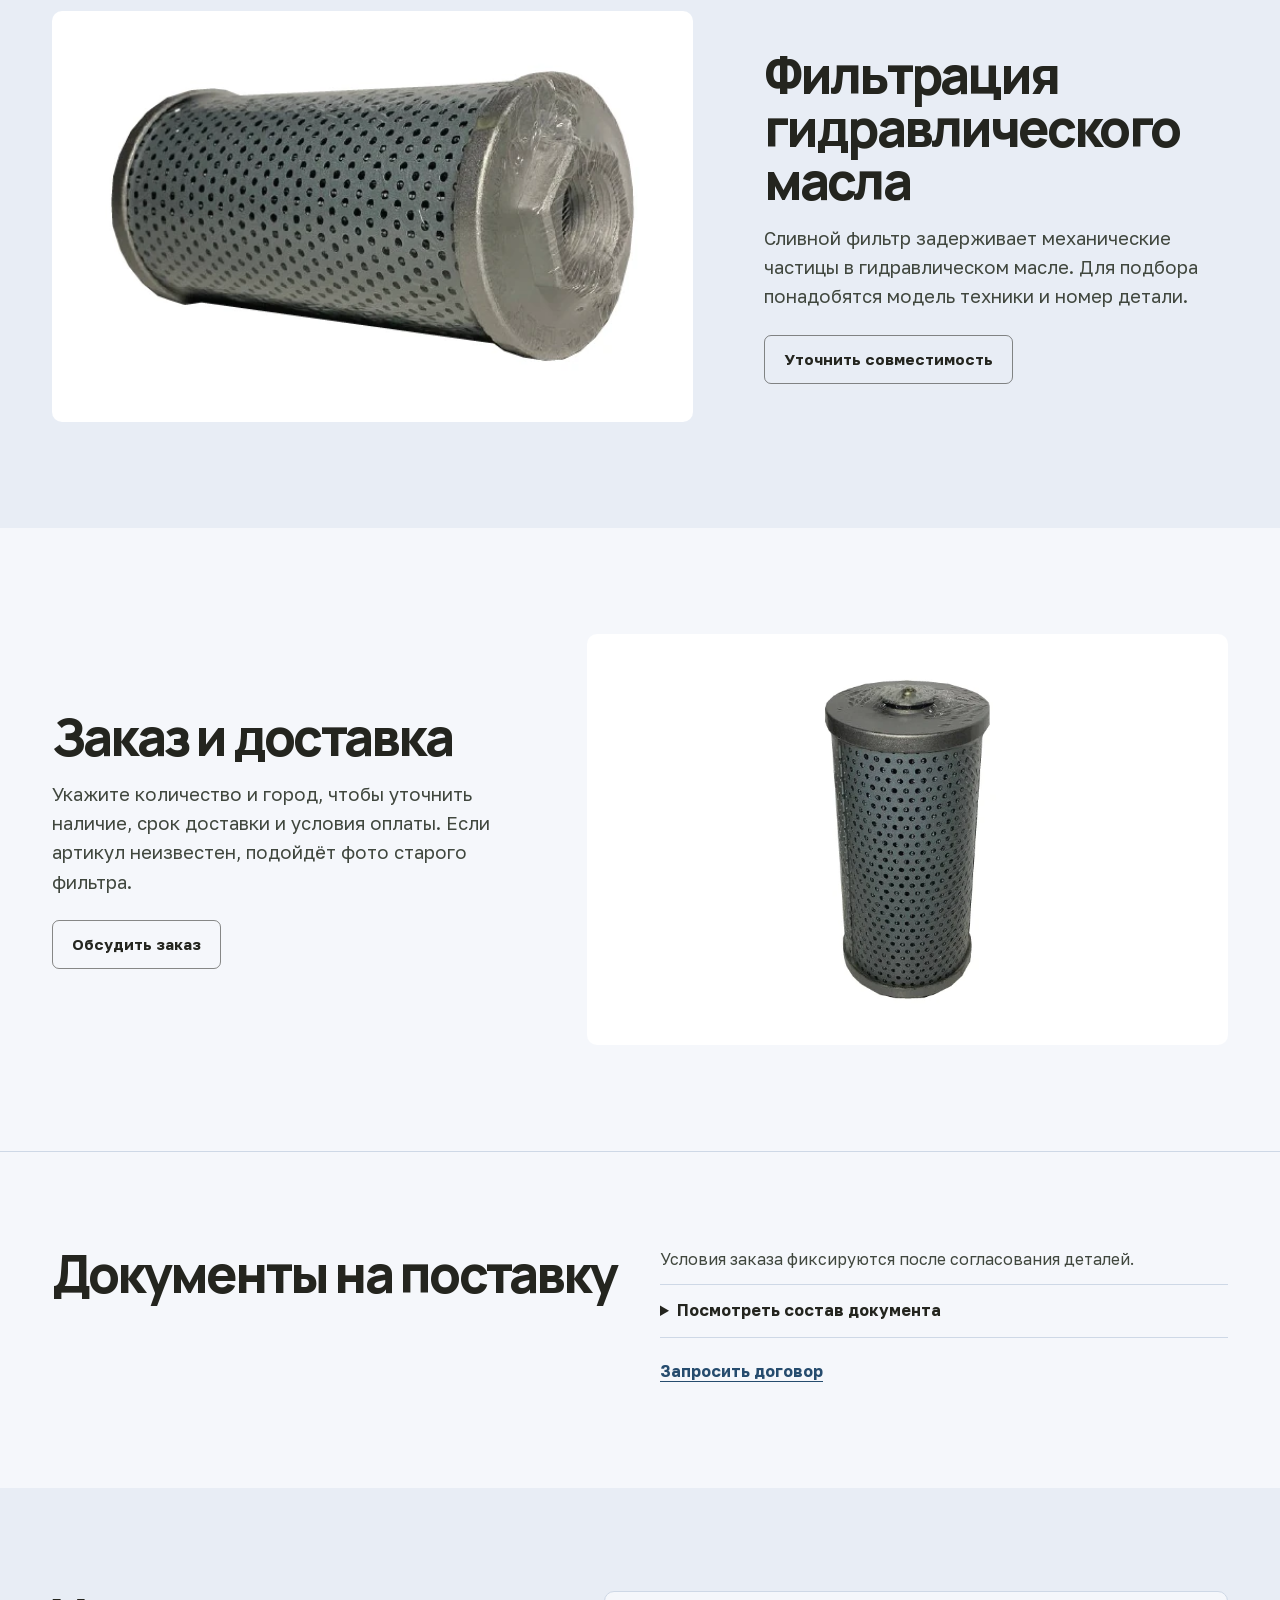
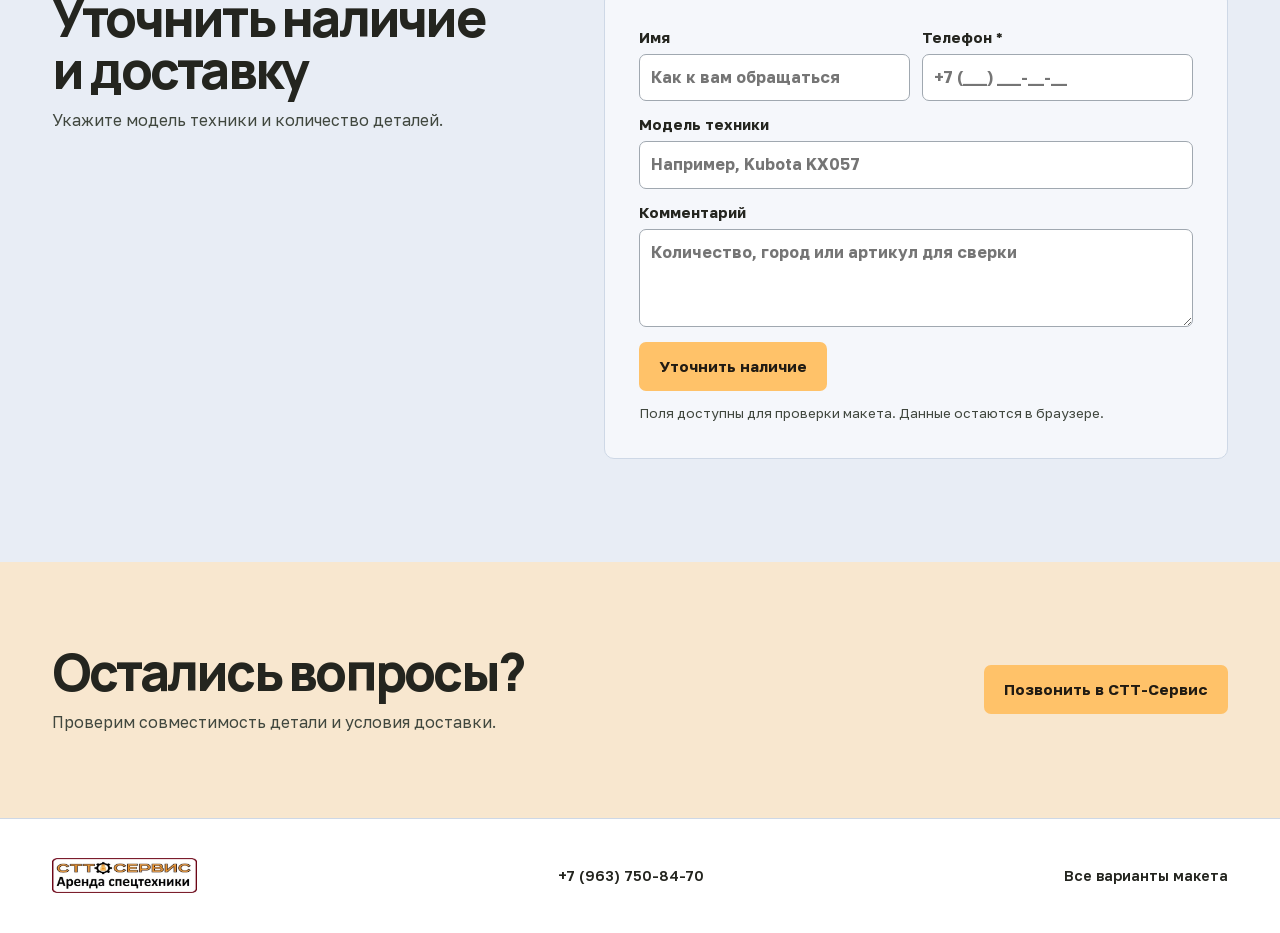
<file: product-2.html>
<!doctype html>
<html lang="ru" data-type="product" data-motion="on" data-radius="soft">
<head>
<meta charset="utf-8"><meta name="viewport" content="width=device-width,initial-scale=1,viewport-fit=cover">
<meta name="robots" content="noindex, nofollow"><meta name="theme-color" content="#f6f5f0">
<meta name="page-type" content="product"><meta name="site-kind" content="other">
<title>Гидравлический фильтр V0511-65150 · СТТ-Сервис</title><meta name="description" content="Галерея фильтра и отдельный блок с чертежом.">
<meta property="og:type" content="website"><meta property="og:title" content="Гидравлический фильтр V0511-65150 · СТТ-Сервис">
<meta property="og:description" content="Галерея фильтра и отдельный блок с чертежом."><meta property="og:image" content="https://overf1tted.github.io/stt-design/product-3.webp">
<meta property="og:url" content="https://overf1tted.github.io/stt-design/product-2.html"><meta name="twitter:card" content="summary_large_image">
<link rel="icon" href="logo.webp"><link rel="stylesheet" href="fonts.css"><link rel="stylesheet" href="site.css">
<script src="site.js" defer></script>
</head>
<body class="product-2">
<a class="skip" href="#main">Перейти к содержанию</a>
<header class="header"><div class="wrap header-inner"><a href="first.html" class="brand" aria-label="Все макеты СТТ-Сервис"><img src="logo.webp" width="145" height="54" alt="СТТ-Сервис"></a>
    <nav class="header-nav" aria-label="Навигация"><a href="#details">Описание</a><a href="#documents">Договор</a><a href="#application">Заявка</a></nav><a class="header-phone" href="tel:+79637508470">+7 (963) 750-84-70</a></div></header>
    <main id="main"><section class="hero" data-enter>
    <div class="wrap">
    <nav class="breadcrumb" aria-label="Хлебные крошки"><a href="first.html">Варианты макета</a><span aria-hidden="true">/</span><span>Деталь крупным планом</span></nav>
    <div class="hero-grid">
    <div class="hero-heading"><p class="kicker">Запчасти для спецтехники</p><h1>Гидравлический фильтр V0511-65150</h1><p class="lead">Сливной фильтр для гидросистемы мини-экскаваторов Kubota и совместимой техники. Сверим артикул по модели машины.</p></div>
    <div class="gallery" aria-label="Галерея"><div class="gallery-stage">
    <button type="button" class="photo-open" aria-label="Увеличить фото"><img src="product-3.webp" alt="Фильтр в горизонтальном положении" title="Фильтр в горизонтальном положении" fetchpriority="high" decoding="async"><span aria-hidden="true" class="zoom-mark">+</span></button>
    </div><div class="gallery-thumbs" aria-label="Выбор кадра"><button type="button" class="thumb" data-src="product-3.webp" data-alt="Фильтр в горизонтальном положении" aria-label="Фото 1. Фильтр в горизонтальном положении" aria-pressed="true"><img src="product-3.webp" alt="" title="Фильтр в горизонтальном положении" fetchpriority="high" decoding="async"></button><button type="button" class="thumb" data-src="product-main.webp" data-alt="Гидравлический фильтр V0511-65150 и упаковка" aria-label="Фото 2. Гидравлический фильтр V0511-65150 и упаковка" aria-pressed="false"><img src="product-main.webp" alt="" title="Гидравлический фильтр V0511-65150 и упаковка" fetchpriority="high" decoding="async"></button><button type="button" class="thumb" data-src="product-2.webp" data-alt="Схема размеров фильтра" aria-label="Фото 3. Схема размеров фильтра" aria-pressed="false"><img src="product-2.webp" alt="" title="Схема размеров фильтра" fetchpriority="high" decoding="async"></button><button type="button" class="thumb" data-src="product-4.webp" data-alt="Фильтр в вертикальном положении" aria-label="Фото 4. Фильтр в вертикальном положении" aria-pressed="false"><img src="product-4.webp" alt="" title="Фильтр в вертикальном положении" fetchpriority="high" decoding="async"></button></div>
    <dialog class="lightbox" aria-label="Увеличенное фото"><button type="button" class="lightbox-close" aria-label="Закрыть">×</button><img alt=""></dialog></div>
    <dl class="facts" aria-label="Характеристики"><div><dt>Артикул</dt><dd>V0511-65150</dd></div><div><dt>Габариты</dt><dd>90 × 90 × 180 мм</dd></div><div><dt>Резьба</dt><dd>1″ BSPT</dd></div><div><dt>Тип</dt><dd>Сливной</dd></div></dl>
    <div class="price-panel"><p class="price-heading">Цена</p><div class="tariffs"><div><strong>7 000 ₽</strong><span>за штуку</span></div></div><p class="price-note">Наличие и условия доставки уточним по заявке.</p>
    <div class="actions"><a class="button primary" href="#application">Уточнить наличие</a><a class="button outline" href="tel:+79637508470">Позвонить</a></div></div>
    </div></div></section>
    <div class="section-nav"><nav class="wrap" aria-label="Разделы карточки"><a href="#details">Описание</a><a href="#documents">Договор</a><a href="#application">Заявка</a></nav></div>
    <section class="chapter chapter-1" id="details">
    <div class="wrap chapter-inner"><div class="chapter-copy"><h2>Размеры и присоединение</h2><p>Сверьте диаметр, длину и резьбу с фильтром, установленным на вашей машине. На схеме показаны размеры корпуса.</p>
    <a class="button outline" href="#application">Сверить размеры</a></div><div class="chapter-photo"><img src="product-2.webp" alt="Размерный чертёж сливного фильтра" loading="lazy" decoding="async"></div></div></section><section class="chapter chapter-2">
    <div class="wrap chapter-inner"><div class="chapter-copy"><h2>Фильтрация гидравлического масла</h2><p>Сливной фильтр задерживает механические частицы в гидравлическом масле. Для подбора понадобятся модель техники и номер детали.</p>
    <a class="button outline" href="#application">Уточнить совместимость</a></div><div class="chapter-photo"><img src="product-3.webp" alt="Корпус фильтра с торца" loading="lazy" decoding="async"></div></div></section><section class="chapter chapter-3">
    <div class="wrap chapter-inner"><div class="chapter-copy"><h2>Заказ и доставка</h2><p>Укажите количество и город, чтобы уточнить наличие, срок доставки и условия оплаты. Если артикул неизвестен, подойдёт фото старого фильтра.</p>
    <a class="button outline" href="tel:+79637508470">Обсудить заказ</a></div><div class="chapter-photo"><img src="product-4.webp" alt="Сливной фильтр и соединение" loading="lazy" decoding="async"></div></div></section>
    <section id="documents" class="documents"><div class="wrap document-inner"><h2>Документы на поставку</h2><div><p>Условия заказа фиксируются после согласования деталей.</p>
    <details><summary>Посмотреть состав документа</summary><ul><li><strong>Предмет договора</strong><span>Артикул, наименование, количество и стоимость деталей.</span></li><li><strong>Условия поставки</strong><span>Способ оплаты, срок и адрес доставки.</span></li></ul></details><a class="text-link" href="#application">Запросить договор</a></div></div></section>
    <section id="application" class="application"><div class="wrap application-inner"><div class="application-copy"><h2>Уточнить наличие и доставку</h2><p>Укажите модель техники и количество деталей.</p></div><form class="quote-form" method="dialog" data-preview-form>
    <div class="form-pair"><label>Имя<input name="name" autocomplete="given-name" placeholder="Как к вам обращаться"></label>
    <label>Телефон <span aria-hidden="true">*</span><input name="phone" type="tel" required autocomplete="tel" placeholder="+7 (___) ___-__-__" aria-describedby="phone-hint"></label></div>
    <label>Модель техники<input name="machine" placeholder="Например, Kubota KX057"></label><label>Комментарий<textarea name="note" rows="3" placeholder="Количество, город или артикул для сверки"></textarea></label>
    <button type="submit" class="button primary">Уточнить наличие</button><p class="form-hint" id="phone-hint">Поля доступны для проверки макета. Данные остаются в браузере.</p>
    <p role="status" class="form-status" hidden></p></form></div></section>
    <section class="closing"><div class="wrap closing-inner"><div><h2>Остались вопросы?</h2><p>Проверим совместимость детали и условия доставки.</p></div><a class="button primary" href="tel:+79637508470">Позвонить в СТТ-Сервис</a></div></section>
    </main>
    <footer class="footer"><div class="wrap footer-inner"><a href="first.html" aria-label="К макетам СТТ-Сервис"><img src="logo.webp" width="145" height="54" alt="СТТ-Сервис"></a><a href="tel:+79637508470">+7 (963) 750-84-70</a><a href="first.html">Все варианты макета</a></div></footer>
    <div class="mobile-cta" aria-label="Заказ"><span><strong>7 000 ₽</strong><small>за штуку</small></span><a class="button primary" href="#application">Уточнить наличие</a></div>
</body></html>
</file>
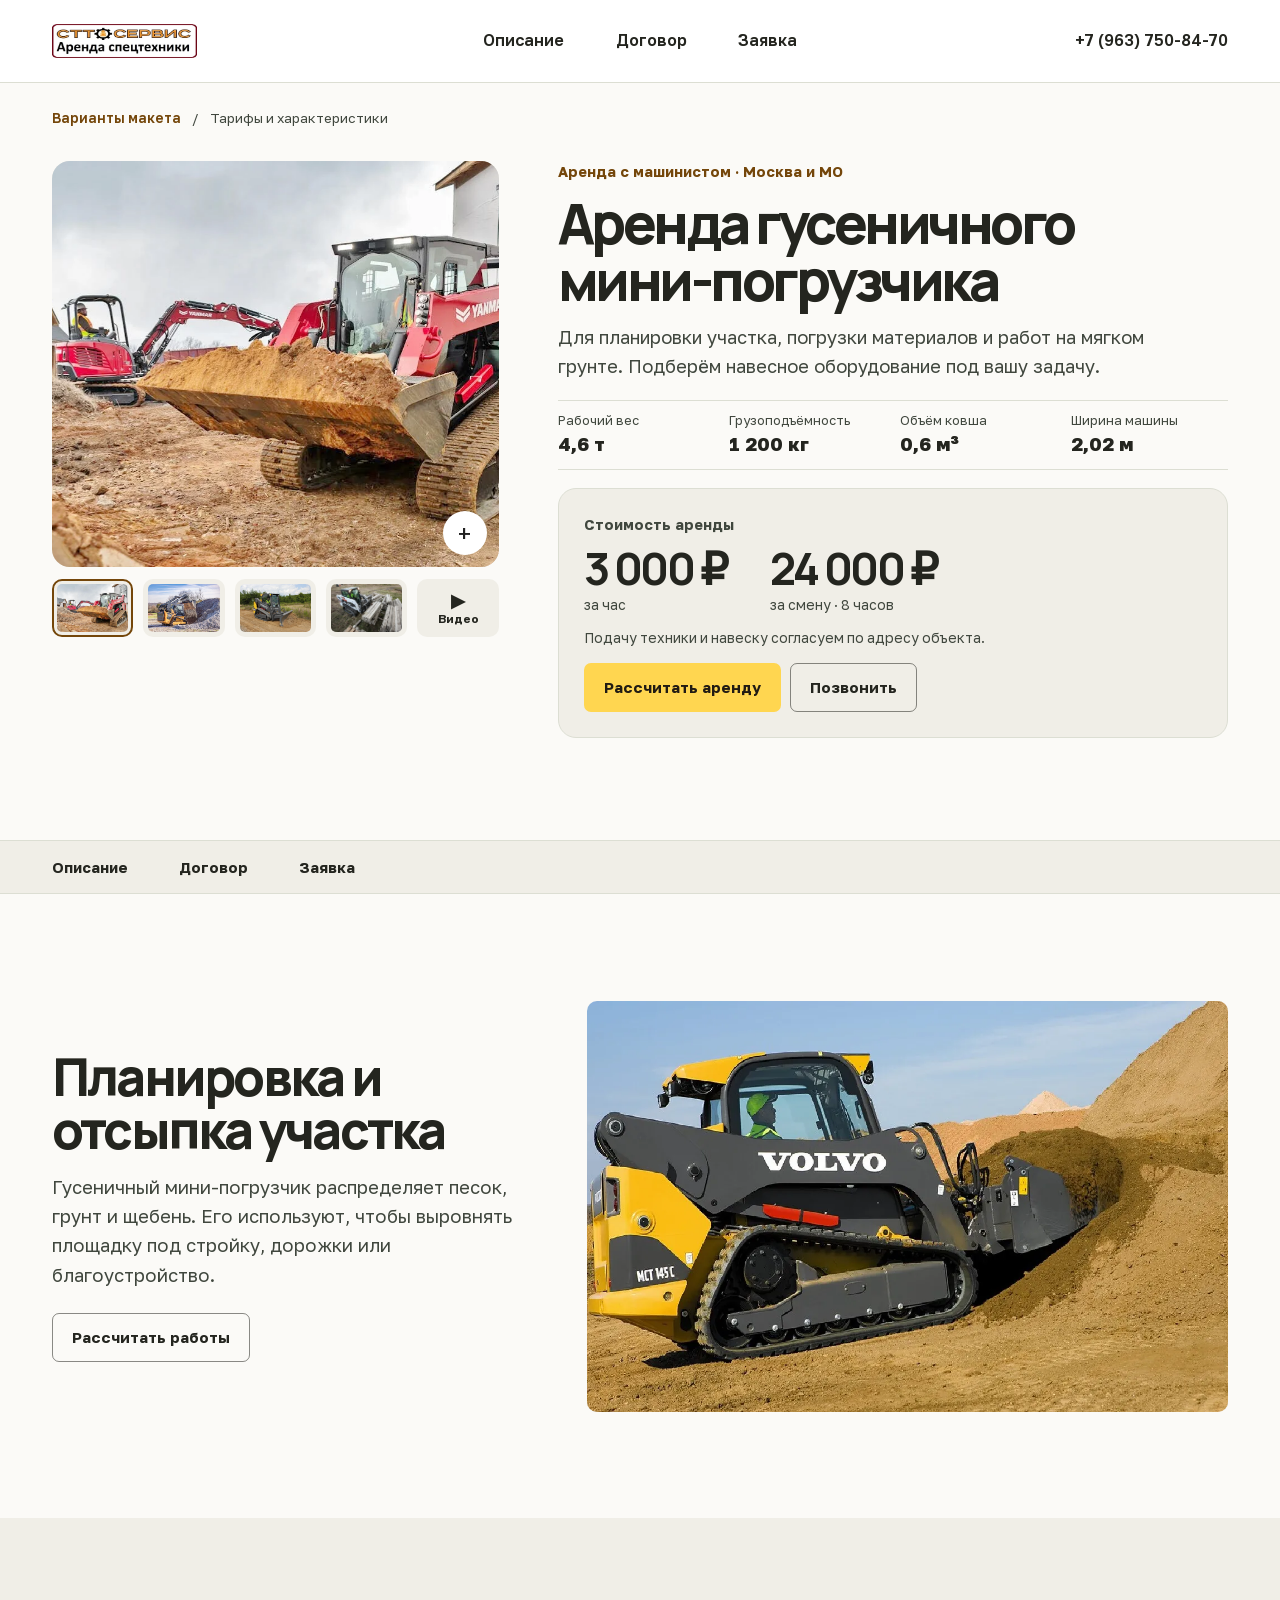
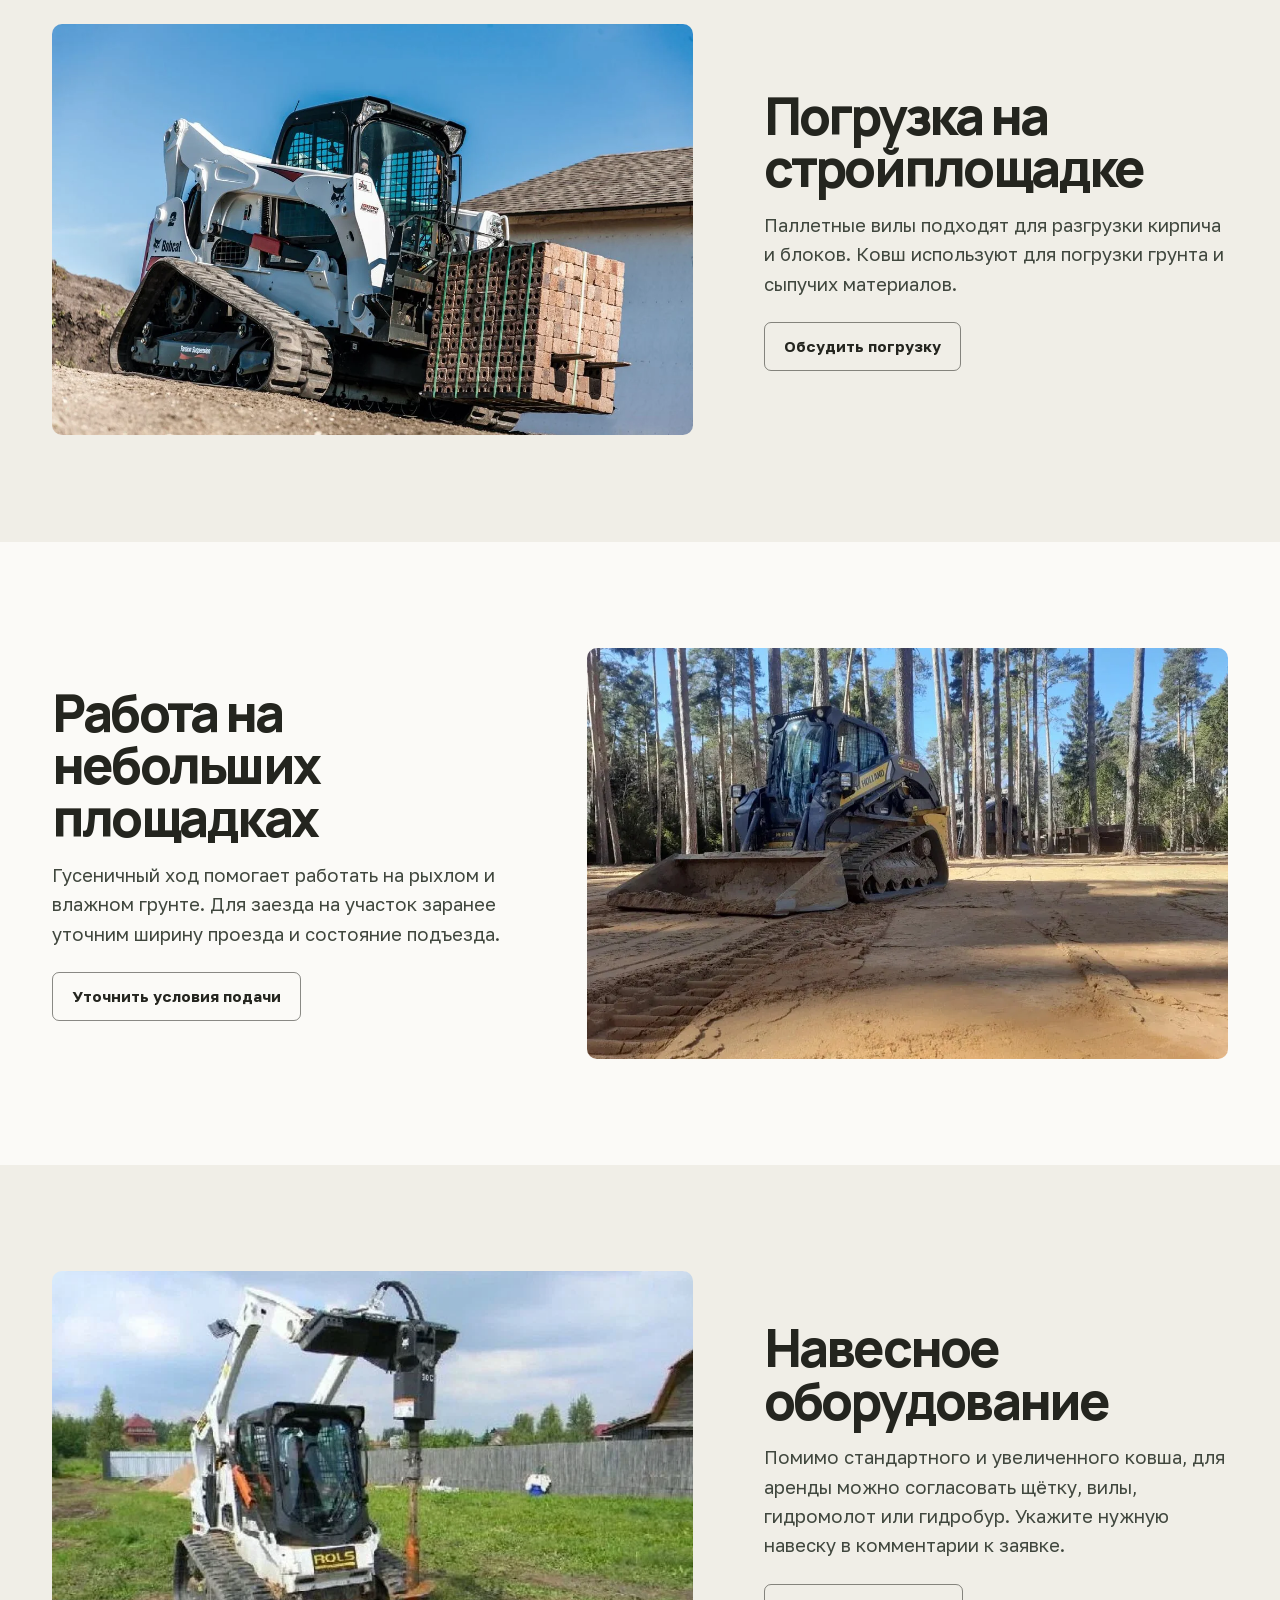
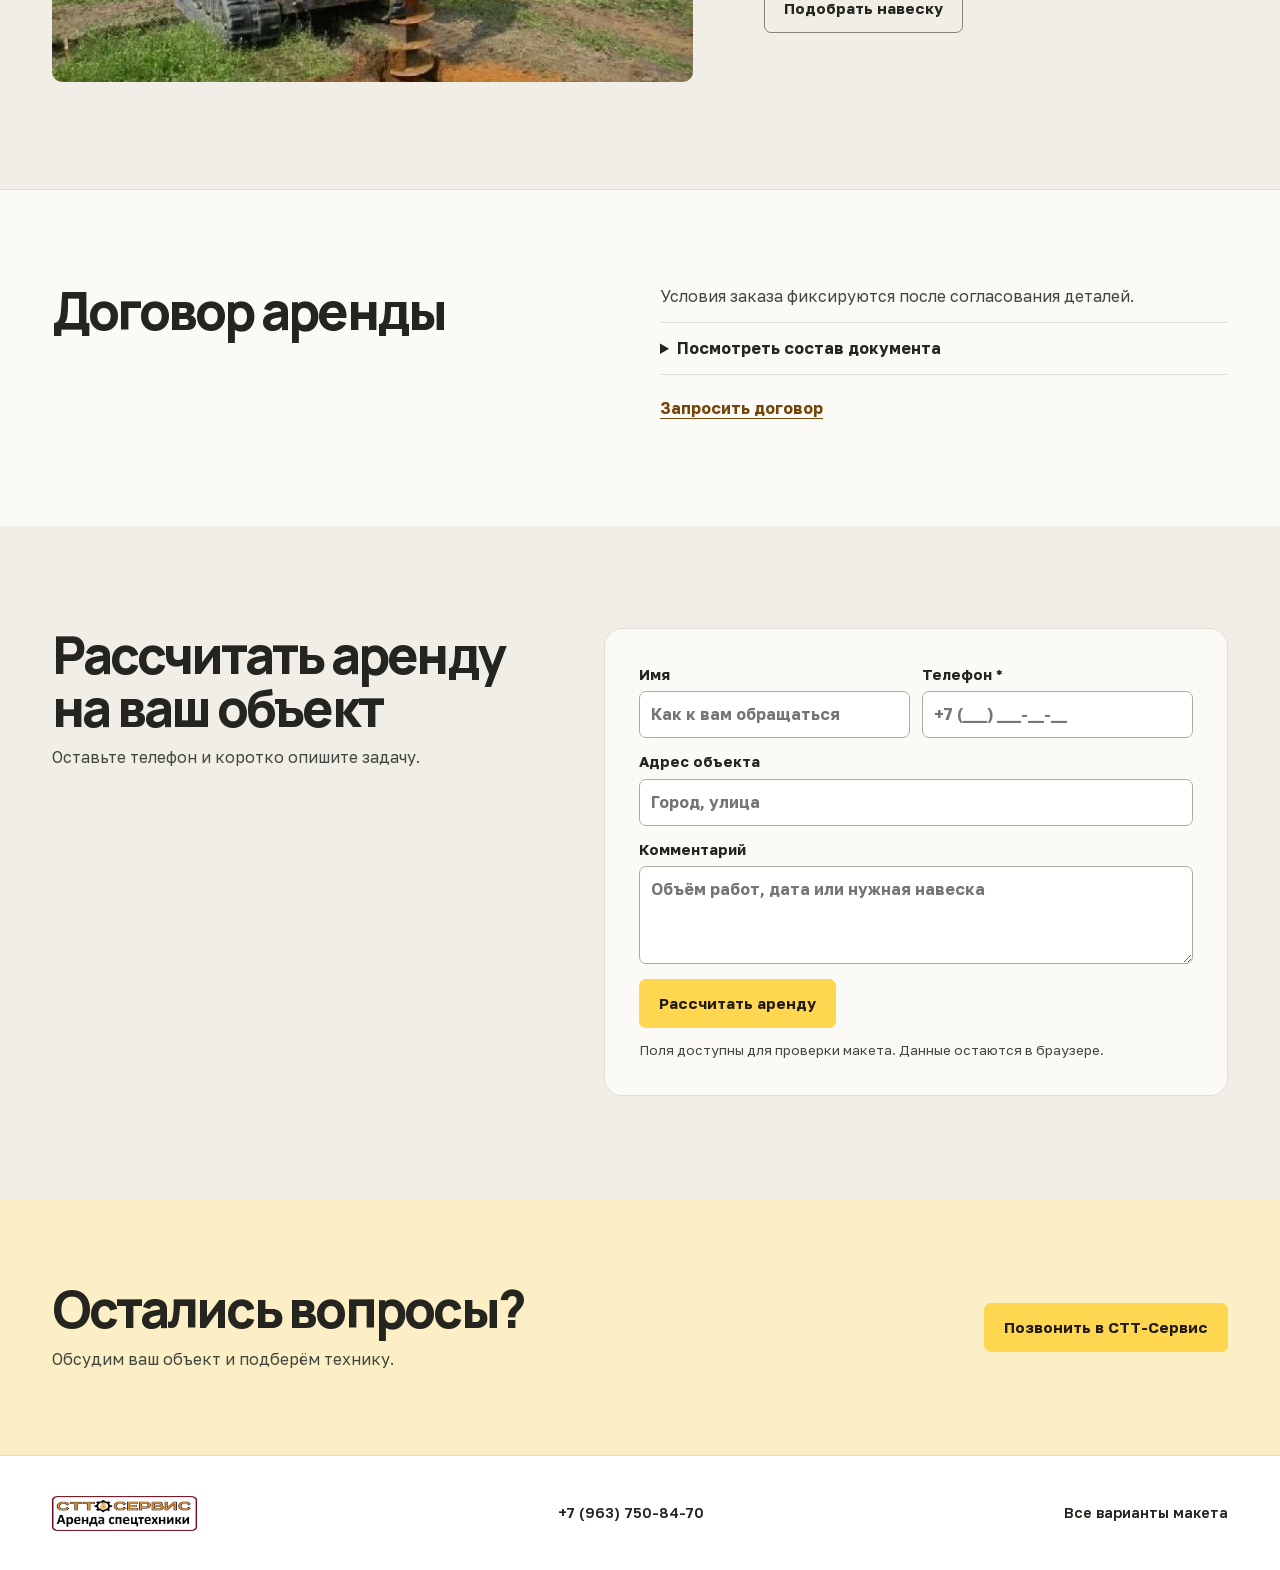
<file: rent-1.html>
<!doctype html>
<html lang="ru" data-type="service" data-motion="on" data-radius="soft">
<head>
<meta charset="utf-8"><meta name="viewport" content="width=device-width,initial-scale=1,viewport-fit=cover">
<meta name="robots" content="noindex, nofollow"><meta name="theme-color" content="#f6f5f0">
<meta name="page-type" content="service"><meta name="site-kind" content="other">
<title>Аренда гусеничного мини-погрузчика · СТТ-Сервис</title><meta name="description" content="Строгий каталог с двумя тарифами рядом с галереей.">
<meta property="og:type" content="website"><meta property="og:title" content="Аренда гусеничного мини-погрузчика · СТТ-Сервис">
<meta property="og:description" content="Строгий каталог с двумя тарифами рядом с галереей."><meta property="og:image" content="https://overf1tted.github.io/stt-design/loader-main.webp">
<meta property="og:url" content="https://overf1tted.github.io/stt-design/rent-1.html"><meta name="twitter:card" content="summary_large_image">
<link rel="icon" href="logo.webp"><link rel="stylesheet" href="fonts.css"><link rel="stylesheet" href="site.css">
<script src="site.js" defer></script>
</head>
<body class="rent-1">
<a class="skip" href="#main">Перейти к содержанию</a>
<header class="header"><div class="wrap header-inner"><a href="first.html" class="brand" aria-label="Все макеты СТТ-Сервис"><img src="logo.webp" width="145" height="54" alt="СТТ-Сервис"></a>
    <nav class="header-nav" aria-label="Навигация"><a href="#details">Описание</a><a href="#documents">Договор</a><a href="#application">Заявка</a></nav><a class="header-phone" href="tel:+79637508470">+7 (963) 750-84-70</a></div></header>
    <main id="main"><section class="hero" data-enter>
    <div class="wrap">
    <nav class="breadcrumb" aria-label="Хлебные крошки"><a href="first.html">Варианты макета</a><span aria-hidden="true">/</span><span>Тарифы и характеристики</span></nav>
    <div class="hero-grid">
    <div class="hero-heading"><p class="kicker">Аренда с машинистом · Москва и МО</p><h1>Аренда гусеничного мини-погрузчика</h1><p class="lead">Для планировки участка, погрузки материалов и работ на мягком грунте. Подберём навесное оборудование под вашу задачу.</p></div>
    <div class="gallery" aria-label="Галерея"><div class="gallery-stage">
    <button type="button" class="photo-open" aria-label="Увеличить фото"><img src="loader-main.webp" alt="Красный гусеничный мини-погрузчик с ковшом на стройплощадке" title="Красный гусеничный мини-погрузчик с ковшом на стройплощадке" fetchpriority="high" decoding="async"><span aria-hidden="true" class="zoom-mark">+</span></button>
    </div><div class="gallery-thumbs" aria-label="Выбор кадра"><button type="button" class="thumb" data-src="loader-main.webp" data-alt="Красный гусеничный мини-погрузчик с ковшом на стройплощадке" aria-label="Фото 1. Красный гусеничный мини-погрузчик с ковшом на стройплощадке" aria-pressed="true"><img src="loader-main.webp" alt="" title="Красный гусеничный мини-погрузчик с ковшом на стройплощадке" fetchpriority="high" decoding="async"></button><button type="button" class="thumb" data-src="loader-gravel.webp" data-alt="Мини-погрузчик забирает щебень ковшом" aria-label="Фото 2. Мини-погрузчик забирает щебень ковшом" aria-pressed="false"><img src="loader-gravel.webp" alt="" title="Мини-погрузчик забирает щебень ковшом" fetchpriority="high" decoding="async"></button><button type="button" class="thumb" data-src="loader-field.webp" data-alt="Гусеничный мини-погрузчик Volvo на грунте" aria-label="Фото 3. Гусеничный мини-погрузчик Volvo на грунте" aria-pressed="false"><img src="loader-field.webp" alt="" title="Гусеничный мини-погрузчик Volvo на грунте" fetchpriority="high" decoding="async"></button><button type="button" class="thumb" data-src="loader-material.webp" data-alt="Мини-погрузчик перемещает материалы на объекте" aria-label="Фото 4. Мини-погрузчик перемещает материалы на объекте" aria-pressed="false"><img src="loader-material.webp" alt="" title="Мини-погрузчик перемещает материалы на объекте" fetchpriority="high" decoding="async"></button><button type="button" class="thumb video-thumb" data-video="https://stt-servis.ru/Video2/042.mp4" aria-pressed="false"><span aria-hidden="true">▶</span>Видео</button></div>
    <dialog class="lightbox" aria-label="Увеличенное фото"><button type="button" class="lightbox-close" aria-label="Закрыть">×</button><img alt=""></dialog></div>
    <dl class="facts" aria-label="Характеристики"><div><dt>Рабочий вес</dt><dd>4,6 т</dd></div><div><dt>Грузоподъёмность</dt><dd>1 200 кг</dd></div><div><dt>Объём ковша</dt><dd>0,6 м³</dd></div><div><dt>Ширина машины</dt><dd>2,02 м</dd></div></dl>
    <div class="price-panel"><p class="price-heading">Стоимость аренды</p><div class="tariffs"><div><strong>3 000 ₽</strong><span>за час</span></div><div><strong>24 000 ₽</strong><span>за смену · 8 часов</span></div></div><p class="price-note">Подачу техники и навеску согласуем по адресу объекта.</p>
    <div class="actions"><a class="button primary" href="#application">Рассчитать аренду</a><a class="button outline" href="tel:+79637508470">Позвонить</a></div></div>
    </div></div></section>
    <div class="section-nav"><nav class="wrap" aria-label="Разделы карточки"><a href="#details">Описание</a><a href="#documents">Договор</a><a href="#application">Заявка</a></nav></div>
    <section class="chapter chapter-1" id="details">
    <div class="wrap chapter-inner"><div class="chapter-copy"><h2>Планировка и отсыпка участка</h2><p>Гусеничный мини-погрузчик распределяет песок, грунт и щебень. Его используют, чтобы выровнять площадку под стройку, дорожки или благоустройство.</p>
    <a class="button outline" href="#application">Рассчитать работы</a></div><div class="chapter-photo"><img src="work-grading.webp" alt="Погрузчик у песчаной насыпи" loading="lazy" decoding="async"></div></div></section><section class="chapter chapter-2">
    <div class="wrap chapter-inner"><div class="chapter-copy"><h2>Погрузка на стройплощадке</h2><p>Паллетные вилы подходят для разгрузки кирпича и блоков. Ковш используют для погрузки грунта и сыпучих материалов.</p>
    <a class="button outline" href="#application">Обсудить погрузку</a></div><div class="chapter-photo"><img src="work-pallets.webp" alt="Белый мини-погрузчик с поддоном кирпича" loading="lazy" decoding="async"></div></div></section><section class="chapter chapter-3">
    <div class="wrap chapter-inner"><div class="chapter-copy"><h2>Работа на небольших площадках</h2><p>Гусеничный ход помогает работать на рыхлом и влажном грунте. Для заезда на участок заранее уточним ширину проезда и состояние подъезда.</p>
    <a class="button outline" href="tel:+79637508470">Уточнить условия подачи</a></div><div class="chapter-photo"><img src="work-access.webp" alt="Мини-погрузчик планирует грунт среди деревьев" loading="lazy" decoding="async"></div></div></section><section class="chapter chapter-4">
    <div class="wrap chapter-inner"><div class="chapter-copy"><h2>Навесное оборудование</h2><p>Помимо стандартного и увеличенного ковша, для аренды можно согласовать щётку, вилы, гидромолот или гидробур. Укажите нужную навеску в комментарии к заявке.</p>
    <a class="button outline" href="#application">Подобрать навеску</a></div><div class="chapter-photo"><img src="work-auger.webp" alt="Мини-погрузчик с гидробуром" loading="lazy" decoding="async"></div></div></section>
    <section id="documents" class="documents"><div class="wrap document-inner"><h2>Договор аренды</h2><div><p>Условия заказа фиксируются после согласования деталей.</p>
    <details><summary>Посмотреть состав документа</summary><ul><li><strong>Предмет договора</strong><span>Техника, адрес подачи и перечень работ.</span></li><li><strong>Тариф и срок</strong><span>Продолжительность аренды, стоимость и условия доставки.</span></li><li><strong>Приложение к договору</strong><span>Заявка с адресом, временем подачи и контактами на объекте.</span></li></ul></details><a class="text-link" href="#application">Запросить договор</a></div></div></section>
    <section id="application" class="application"><div class="wrap application-inner"><div class="application-copy"><h2>Рассчитать аренду на ваш объект</h2><p>Оставьте телефон и коротко опишите задачу.</p></div><form class="quote-form" method="dialog" data-preview-form>
    <div class="form-pair"><label>Имя<input name="name" autocomplete="given-name" placeholder="Как к вам обращаться"></label>
    <label>Телефон <span aria-hidden="true">*</span><input name="phone" type="tel" required autocomplete="tel" placeholder="+7 (___) ___-__-__" aria-describedby="phone-hint"></label></div>
    <label>Адрес объекта<input name="place" autocomplete="street-address" placeholder="Город, улица"></label><label>Комментарий<textarea name="note" rows="3" placeholder="Объём работ, дата или нужная навеска"></textarea></label>
    <button type="submit" class="button primary">Рассчитать аренду</button><p class="form-hint" id="phone-hint">Поля доступны для проверки макета. Данные остаются в браузере.</p>
    <p role="status" class="form-status" hidden></p></form></div></section>
    <section class="closing"><div class="wrap closing-inner"><div><h2>Остались вопросы?</h2><p>Обсудим ваш объект и подберём технику.</p></div><a class="button primary" href="tel:+79637508470">Позвонить в СТТ-Сервис</a></div></section>
    </main>
    <footer class="footer"><div class="wrap footer-inner"><a href="first.html" aria-label="К макетам СТТ-Сервис"><img src="logo.webp" width="145" height="54" alt="СТТ-Сервис"></a><a href="tel:+79637508470">+7 (963) 750-84-70</a><a href="first.html">Все варианты макета</a></div></footer>
    <div class="mobile-cta" aria-label="Заказ"><span><strong>3 000 ₽</strong><small>за час</small></span><a class="button primary" href="#application">Рассчитать аренду</a></div>
</body></html>
</file>
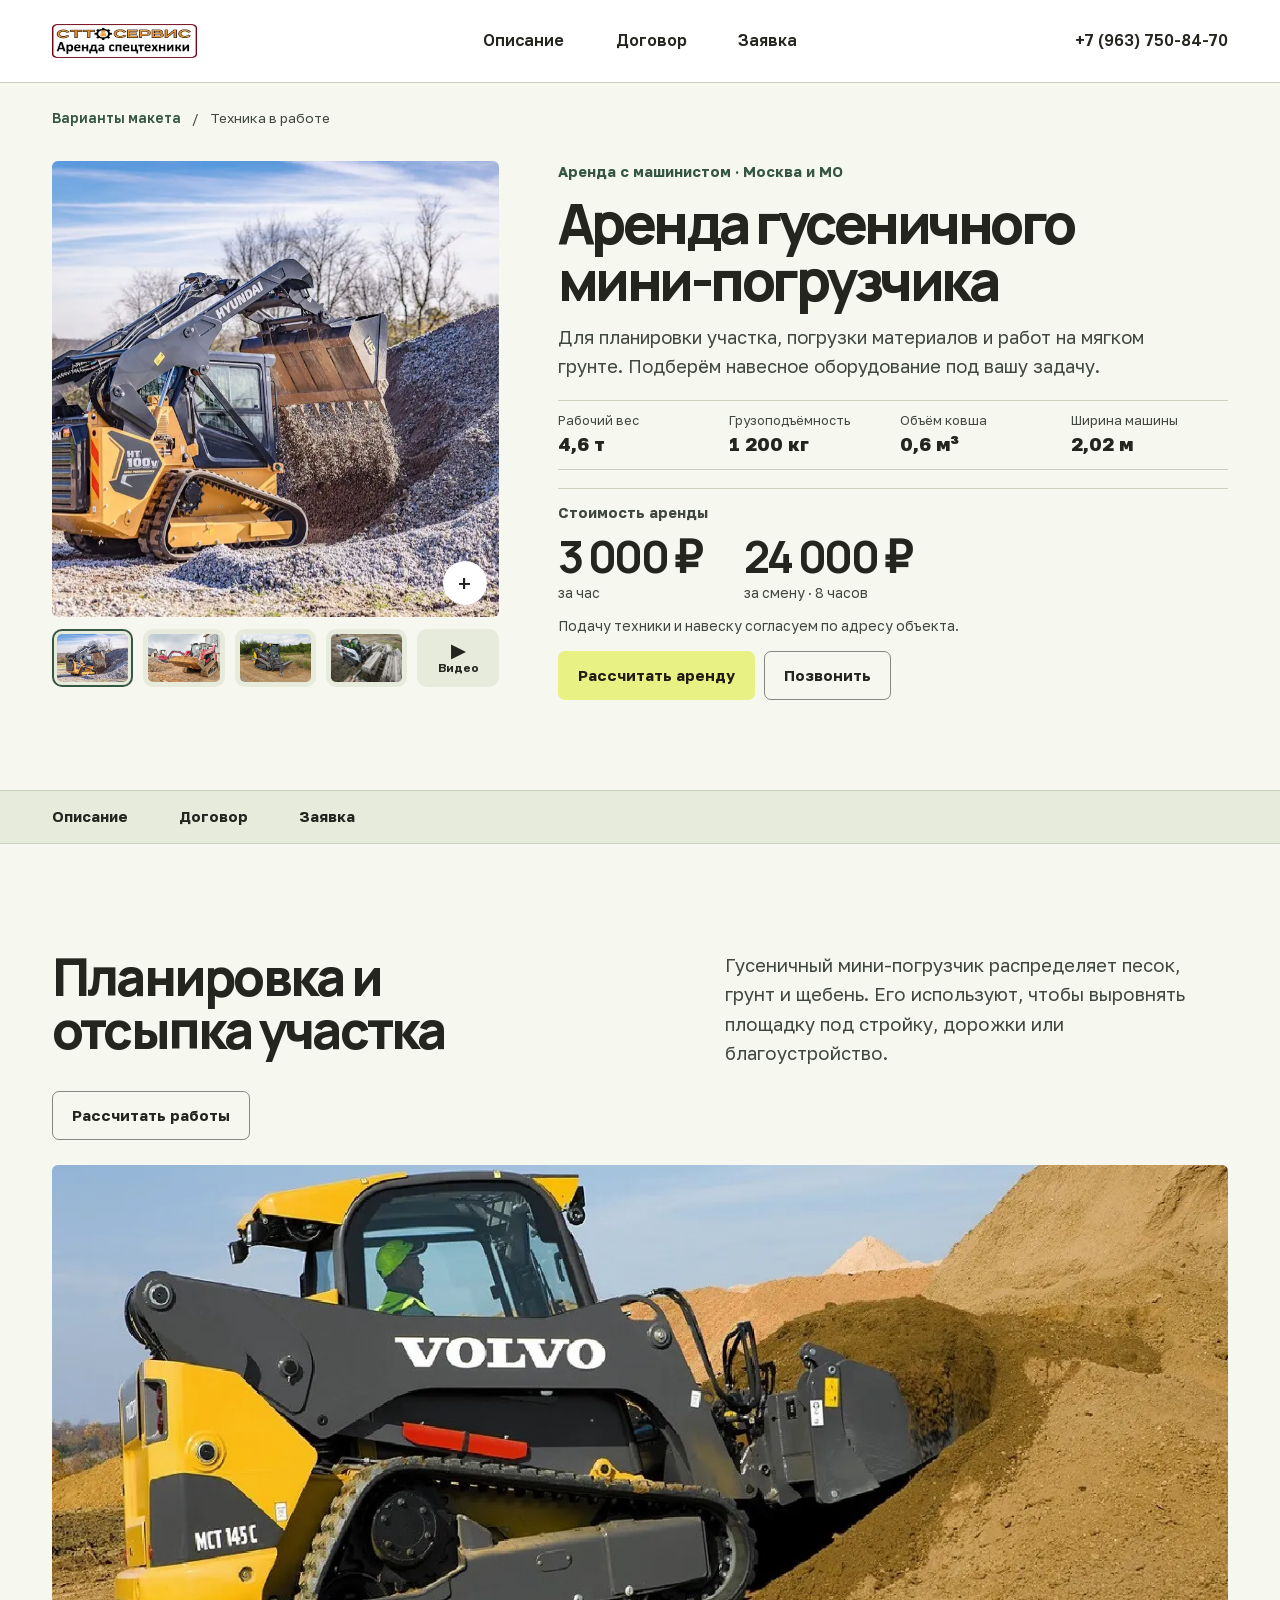
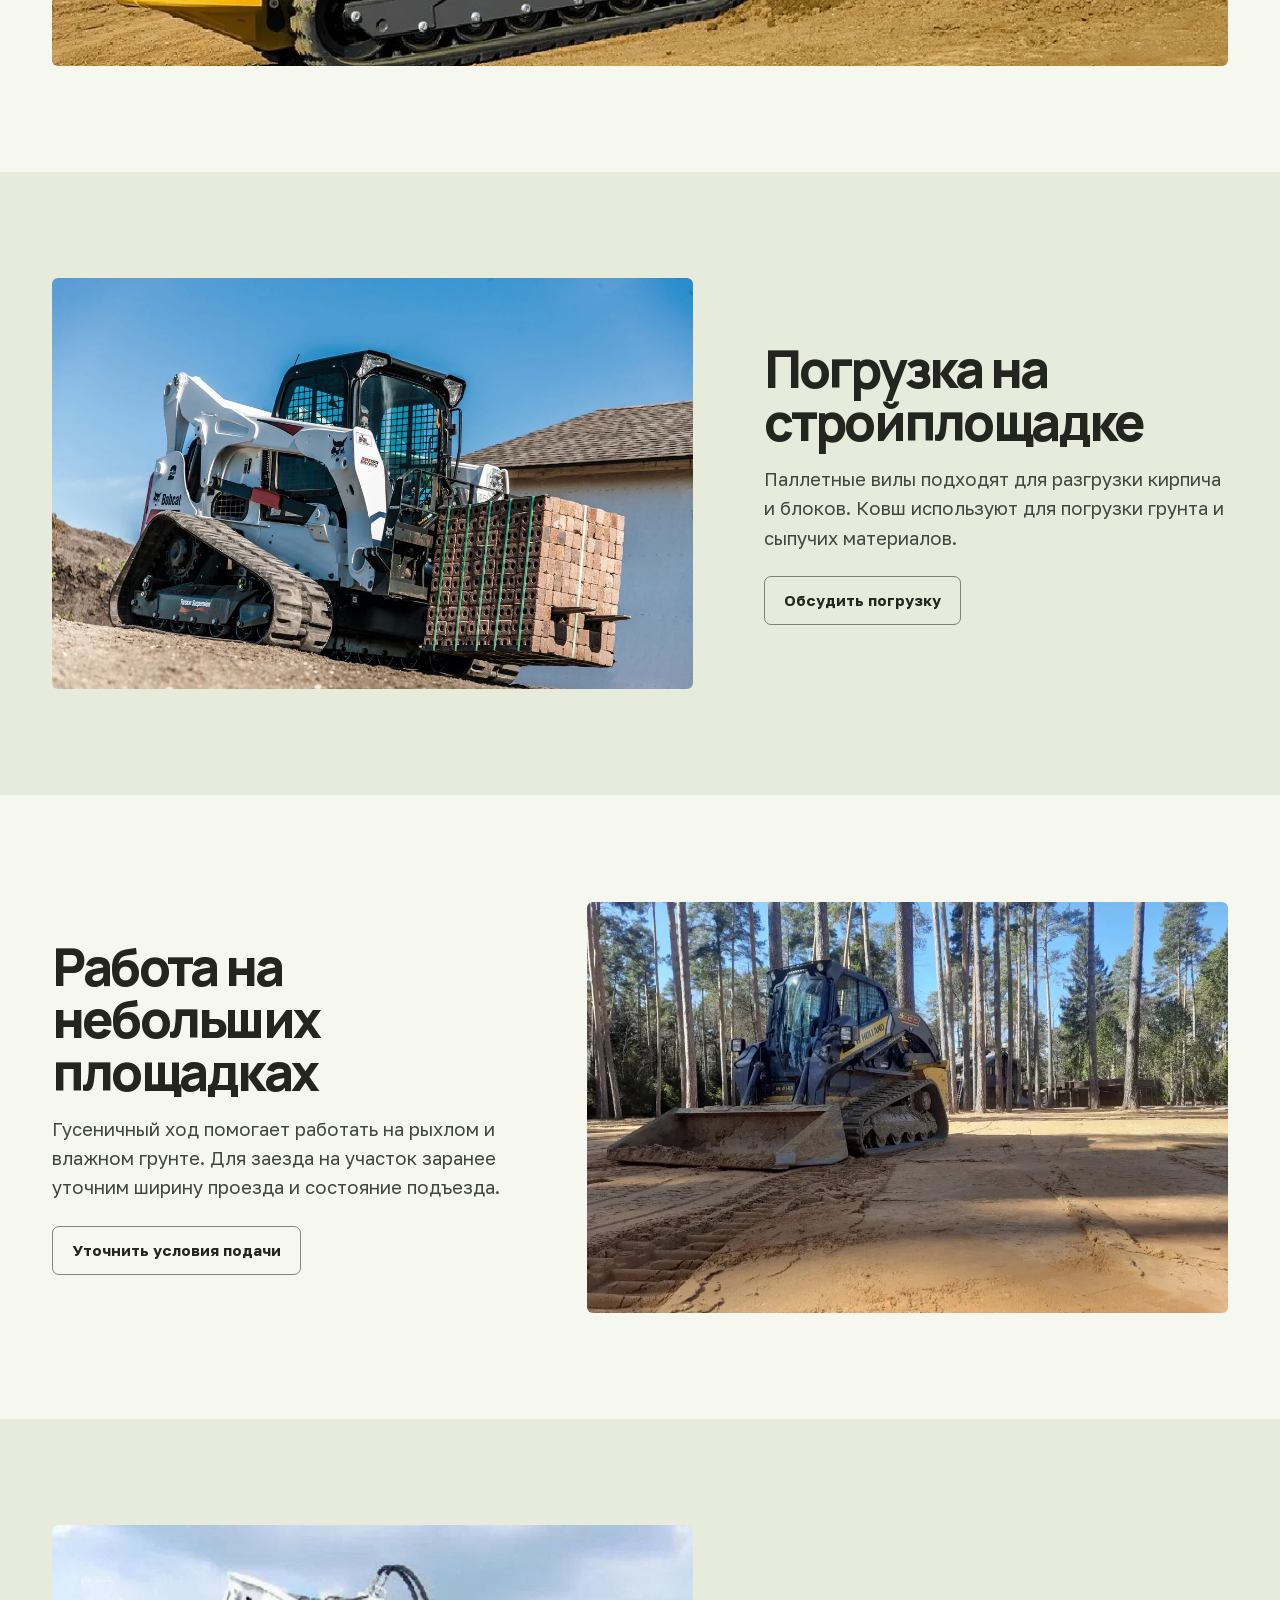
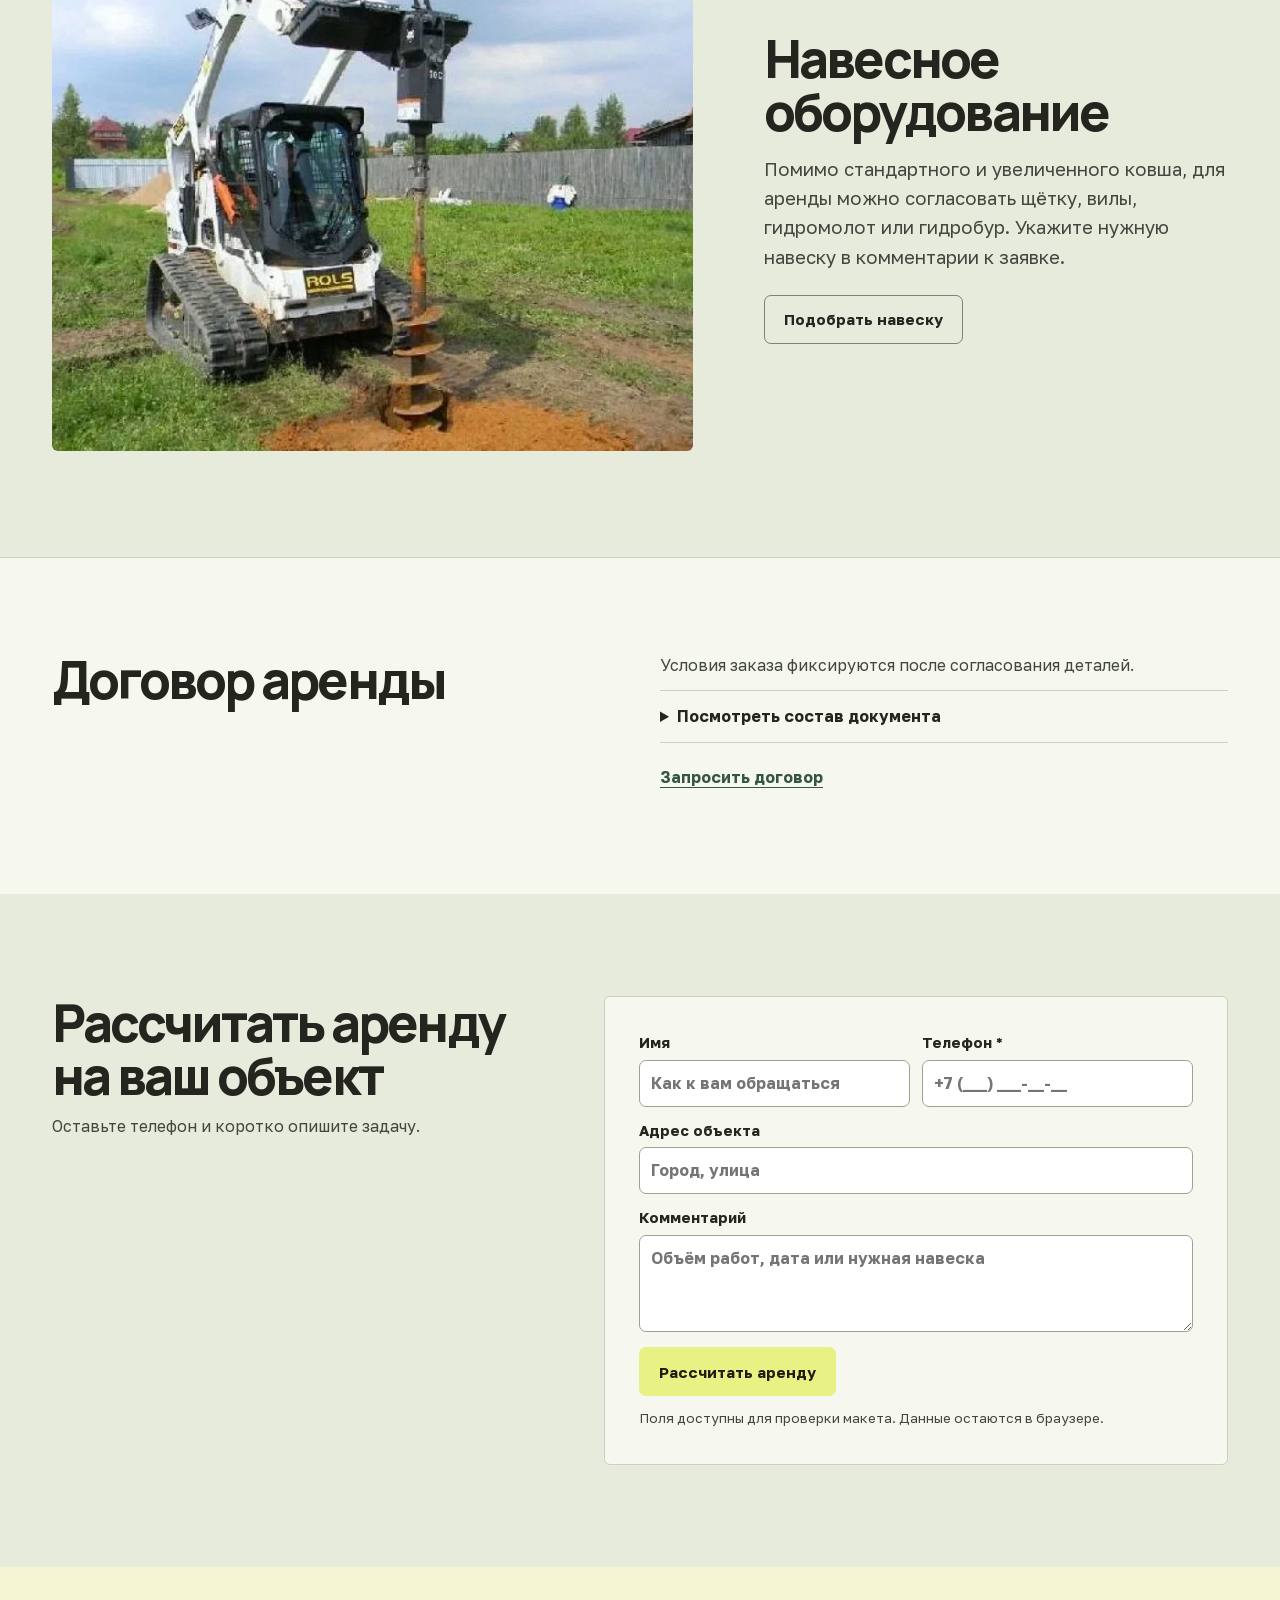
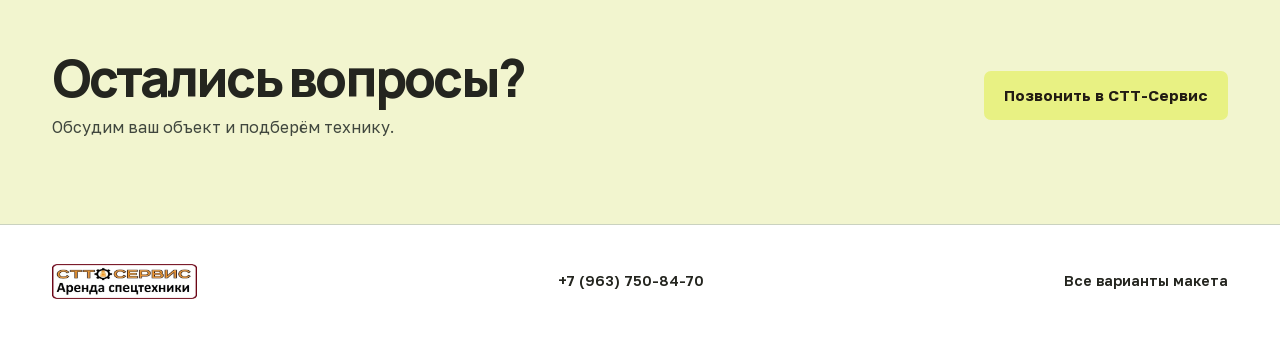
<file: rent-2.html>
<!doctype html>
<html lang="ru" data-type="service" data-motion="on" data-radius="soft">
<head>
<meta charset="utf-8"><meta name="viewport" content="width=device-width,initial-scale=1,viewport-fit=cover">
<meta name="robots" content="noindex, nofollow"><meta name="theme-color" content="#f6f5f0">
<meta name="page-type" content="service"><meta name="site-kind" content="other">
<title>Аренда гусеничного мини-погрузчика · СТТ-Сервис</title><meta name="description" content="Крупные фотографии и короткие истории о задачах на объекте.">
<meta property="og:type" content="website"><meta property="og:title" content="Аренда гусеничного мини-погрузчика · СТТ-Сервис">
<meta property="og:description" content="Крупные фотографии и короткие истории о задачах на объекте."><meta property="og:image" content="https://overf1tted.github.io/stt-design/loader-gravel.webp">
<meta property="og:url" content="https://overf1tted.github.io/stt-design/rent-2.html"><meta name="twitter:card" content="summary_large_image">
<link rel="icon" href="logo.webp"><link rel="stylesheet" href="fonts.css"><link rel="stylesheet" href="site.css">
<script src="site.js" defer></script>
</head>
<body class="rent-2">
<a class="skip" href="#main">Перейти к содержанию</a>
<header class="header"><div class="wrap header-inner"><a href="first.html" class="brand" aria-label="Все макеты СТТ-Сервис"><img src="logo.webp" width="145" height="54" alt="СТТ-Сервис"></a>
    <nav class="header-nav" aria-label="Навигация"><a href="#details">Описание</a><a href="#documents">Договор</a><a href="#application">Заявка</a></nav><a class="header-phone" href="tel:+79637508470">+7 (963) 750-84-70</a></div></header>
    <main id="main"><section class="hero" data-enter>
    <div class="wrap">
    <nav class="breadcrumb" aria-label="Хлебные крошки"><a href="first.html">Варианты макета</a><span aria-hidden="true">/</span><span>Техника в работе</span></nav>
    <div class="hero-grid">
    <div class="hero-heading"><p class="kicker">Аренда с машинистом · Москва и МО</p><h1>Аренда гусеничного мини-погрузчика</h1><p class="lead">Для планировки участка, погрузки материалов и работ на мягком грунте. Подберём навесное оборудование под вашу задачу.</p></div>
    <div class="gallery" aria-label="Галерея"><div class="gallery-stage">
    <button type="button" class="photo-open" aria-label="Увеличить фото"><img src="loader-gravel.webp" alt="Мини-погрузчик забирает щебень ковшом" title="Мини-погрузчик забирает щебень ковшом" fetchpriority="high" decoding="async"><span aria-hidden="true" class="zoom-mark">+</span></button>
    </div><div class="gallery-thumbs" aria-label="Выбор кадра"><button type="button" class="thumb" data-src="loader-gravel.webp" data-alt="Мини-погрузчик забирает щебень ковшом" aria-label="Фото 1. Мини-погрузчик забирает щебень ковшом" aria-pressed="true"><img src="loader-gravel.webp" alt="" title="Мини-погрузчик забирает щебень ковшом" fetchpriority="high" decoding="async"></button><button type="button" class="thumb" data-src="loader-main.webp" data-alt="Красный гусеничный мини-погрузчик с ковшом на стройплощадке" aria-label="Фото 2. Красный гусеничный мини-погрузчик с ковшом на стройплощадке" aria-pressed="false"><img src="loader-main.webp" alt="" title="Красный гусеничный мини-погрузчик с ковшом на стройплощадке" fetchpriority="high" decoding="async"></button><button type="button" class="thumb" data-src="loader-field.webp" data-alt="Гусеничный мини-погрузчик Volvo на грунте" aria-label="Фото 3. Гусеничный мини-погрузчик Volvo на грунте" aria-pressed="false"><img src="loader-field.webp" alt="" title="Гусеничный мини-погрузчик Volvo на грунте" fetchpriority="high" decoding="async"></button><button type="button" class="thumb" data-src="loader-material.webp" data-alt="Мини-погрузчик перемещает материалы на объекте" aria-label="Фото 4. Мини-погрузчик перемещает материалы на объекте" aria-pressed="false"><img src="loader-material.webp" alt="" title="Мини-погрузчик перемещает материалы на объекте" fetchpriority="high" decoding="async"></button><button type="button" class="thumb video-thumb" data-video="https://stt-servis.ru/Video2/042.mp4" aria-pressed="false"><span aria-hidden="true">▶</span>Видео</button></div>
    <dialog class="lightbox" aria-label="Увеличенное фото"><button type="button" class="lightbox-close" aria-label="Закрыть">×</button><img alt=""></dialog></div>
    <dl class="facts" aria-label="Характеристики"><div><dt>Рабочий вес</dt><dd>4,6 т</dd></div><div><dt>Грузоподъёмность</dt><dd>1 200 кг</dd></div><div><dt>Объём ковша</dt><dd>0,6 м³</dd></div><div><dt>Ширина машины</dt><dd>2,02 м</dd></div></dl>
    <div class="price-panel"><p class="price-heading">Стоимость аренды</p><div class="tariffs"><div><strong>3 000 ₽</strong><span>за час</span></div><div><strong>24 000 ₽</strong><span>за смену · 8 часов</span></div></div><p class="price-note">Подачу техники и навеску согласуем по адресу объекта.</p>
    <div class="actions"><a class="button primary" href="#application">Рассчитать аренду</a><a class="button outline" href="tel:+79637508470">Позвонить</a></div></div>
    </div></div></section>
    <div class="section-nav"><nav class="wrap" aria-label="Разделы карточки"><a href="#details">Описание</a><a href="#documents">Договор</a><a href="#application">Заявка</a></nav></div>
    <section class="chapter chapter-1" id="details">
    <div class="wrap chapter-inner"><div class="chapter-copy"><h2>Планировка и отсыпка участка</h2><p>Гусеничный мини-погрузчик распределяет песок, грунт и щебень. Его используют, чтобы выровнять площадку под стройку, дорожки или благоустройство.</p>
    <a class="button outline" href="#application">Рассчитать работы</a></div><div class="chapter-photo"><img src="work-grading.webp" alt="Погрузчик у песчаной насыпи" loading="lazy" decoding="async"></div></div></section><section class="chapter chapter-2">
    <div class="wrap chapter-inner"><div class="chapter-copy"><h2>Погрузка на стройплощадке</h2><p>Паллетные вилы подходят для разгрузки кирпича и блоков. Ковш используют для погрузки грунта и сыпучих материалов.</p>
    <a class="button outline" href="#application">Обсудить погрузку</a></div><div class="chapter-photo"><img src="work-pallets.webp" alt="Белый мини-погрузчик с поддоном кирпича" loading="lazy" decoding="async"></div></div></section><section class="chapter chapter-3">
    <div class="wrap chapter-inner"><div class="chapter-copy"><h2>Работа на небольших площадках</h2><p>Гусеничный ход помогает работать на рыхлом и влажном грунте. Для заезда на участок заранее уточним ширину проезда и состояние подъезда.</p>
    <a class="button outline" href="tel:+79637508470">Уточнить условия подачи</a></div><div class="chapter-photo"><img src="work-access.webp" alt="Мини-погрузчик планирует грунт среди деревьев" loading="lazy" decoding="async"></div></div></section><section class="chapter chapter-4">
    <div class="wrap chapter-inner"><div class="chapter-copy"><h2>Навесное оборудование</h2><p>Помимо стандартного и увеличенного ковша, для аренды можно согласовать щётку, вилы, гидромолот или гидробур. Укажите нужную навеску в комментарии к заявке.</p>
    <a class="button outline" href="#application">Подобрать навеску</a></div><div class="chapter-photo"><img src="work-auger.webp" alt="Мини-погрузчик с гидробуром" loading="lazy" decoding="async"></div></div></section>
    <section id="documents" class="documents"><div class="wrap document-inner"><h2>Договор аренды</h2><div><p>Условия заказа фиксируются после согласования деталей.</p>
    <details><summary>Посмотреть состав документа</summary><ul><li><strong>Предмет договора</strong><span>Техника, адрес подачи и перечень работ.</span></li><li><strong>Тариф и срок</strong><span>Продолжительность аренды, стоимость и условия доставки.</span></li><li><strong>Приложение к договору</strong><span>Заявка с адресом, временем подачи и контактами на объекте.</span></li></ul></details><a class="text-link" href="#application">Запросить договор</a></div></div></section>
    <section id="application" class="application"><div class="wrap application-inner"><div class="application-copy"><h2>Рассчитать аренду на ваш объект</h2><p>Оставьте телефон и коротко опишите задачу.</p></div><form class="quote-form" method="dialog" data-preview-form>
    <div class="form-pair"><label>Имя<input name="name" autocomplete="given-name" placeholder="Как к вам обращаться"></label>
    <label>Телефон <span aria-hidden="true">*</span><input name="phone" type="tel" required autocomplete="tel" placeholder="+7 (___) ___-__-__" aria-describedby="phone-hint"></label></div>
    <label>Адрес объекта<input name="place" autocomplete="street-address" placeholder="Город, улица"></label><label>Комментарий<textarea name="note" rows="3" placeholder="Объём работ, дата или нужная навеска"></textarea></label>
    <button type="submit" class="button primary">Рассчитать аренду</button><p class="form-hint" id="phone-hint">Поля доступны для проверки макета. Данные остаются в браузере.</p>
    <p role="status" class="form-status" hidden></p></form></div></section>
    <section class="closing"><div class="wrap closing-inner"><div><h2>Остались вопросы?</h2><p>Обсудим ваш объект и подберём технику.</p></div><a class="button primary" href="tel:+79637508470">Позвонить в СТТ-Сервис</a></div></section>
    </main>
    <footer class="footer"><div class="wrap footer-inner"><a href="first.html" aria-label="К макетам СТТ-Сервис"><img src="logo.webp" width="145" height="54" alt="СТТ-Сервис"></a><a href="tel:+79637508470">+7 (963) 750-84-70</a><a href="first.html">Все варианты макета</a></div></footer>
    <div class="mobile-cta" aria-label="Заказ"><span><strong>3 000 ₽</strong><small>за час</small></span><a class="button primary" href="#application">Рассчитать аренду</a></div>
</body></html>
</file>
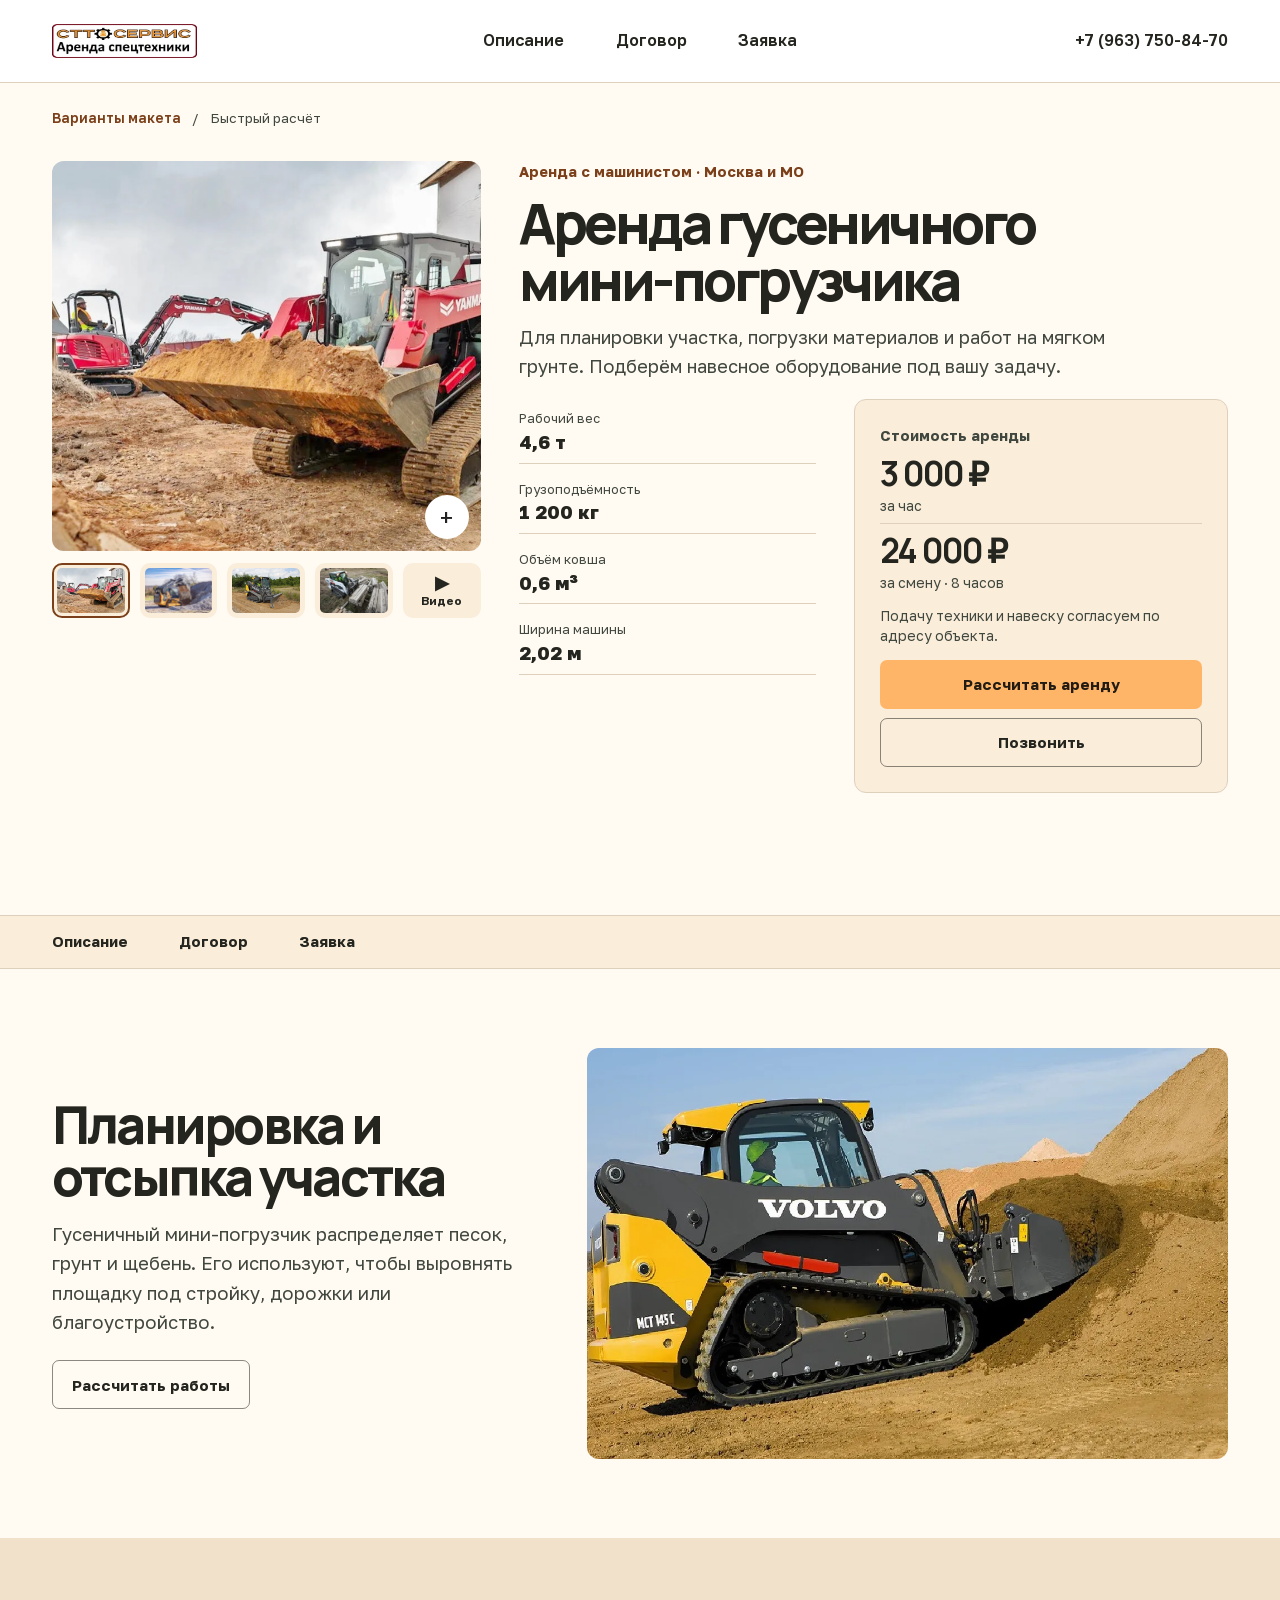
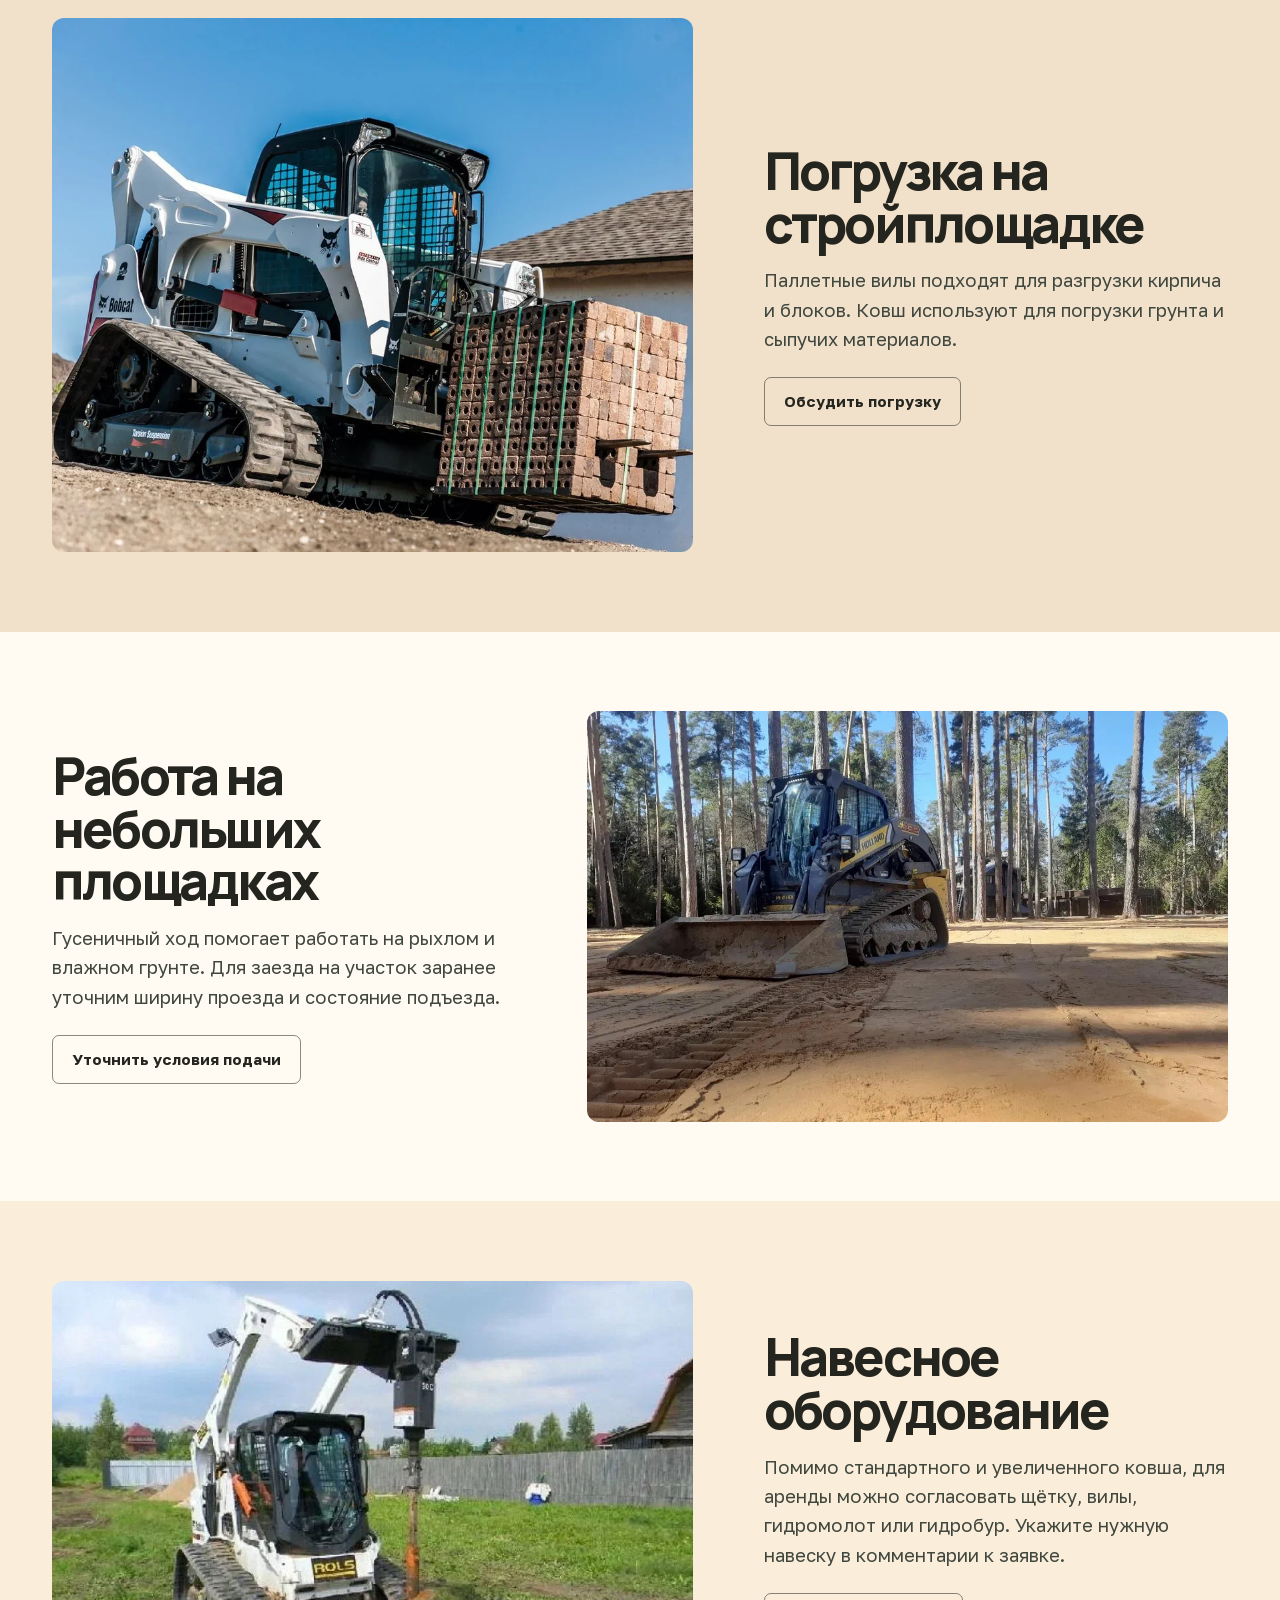
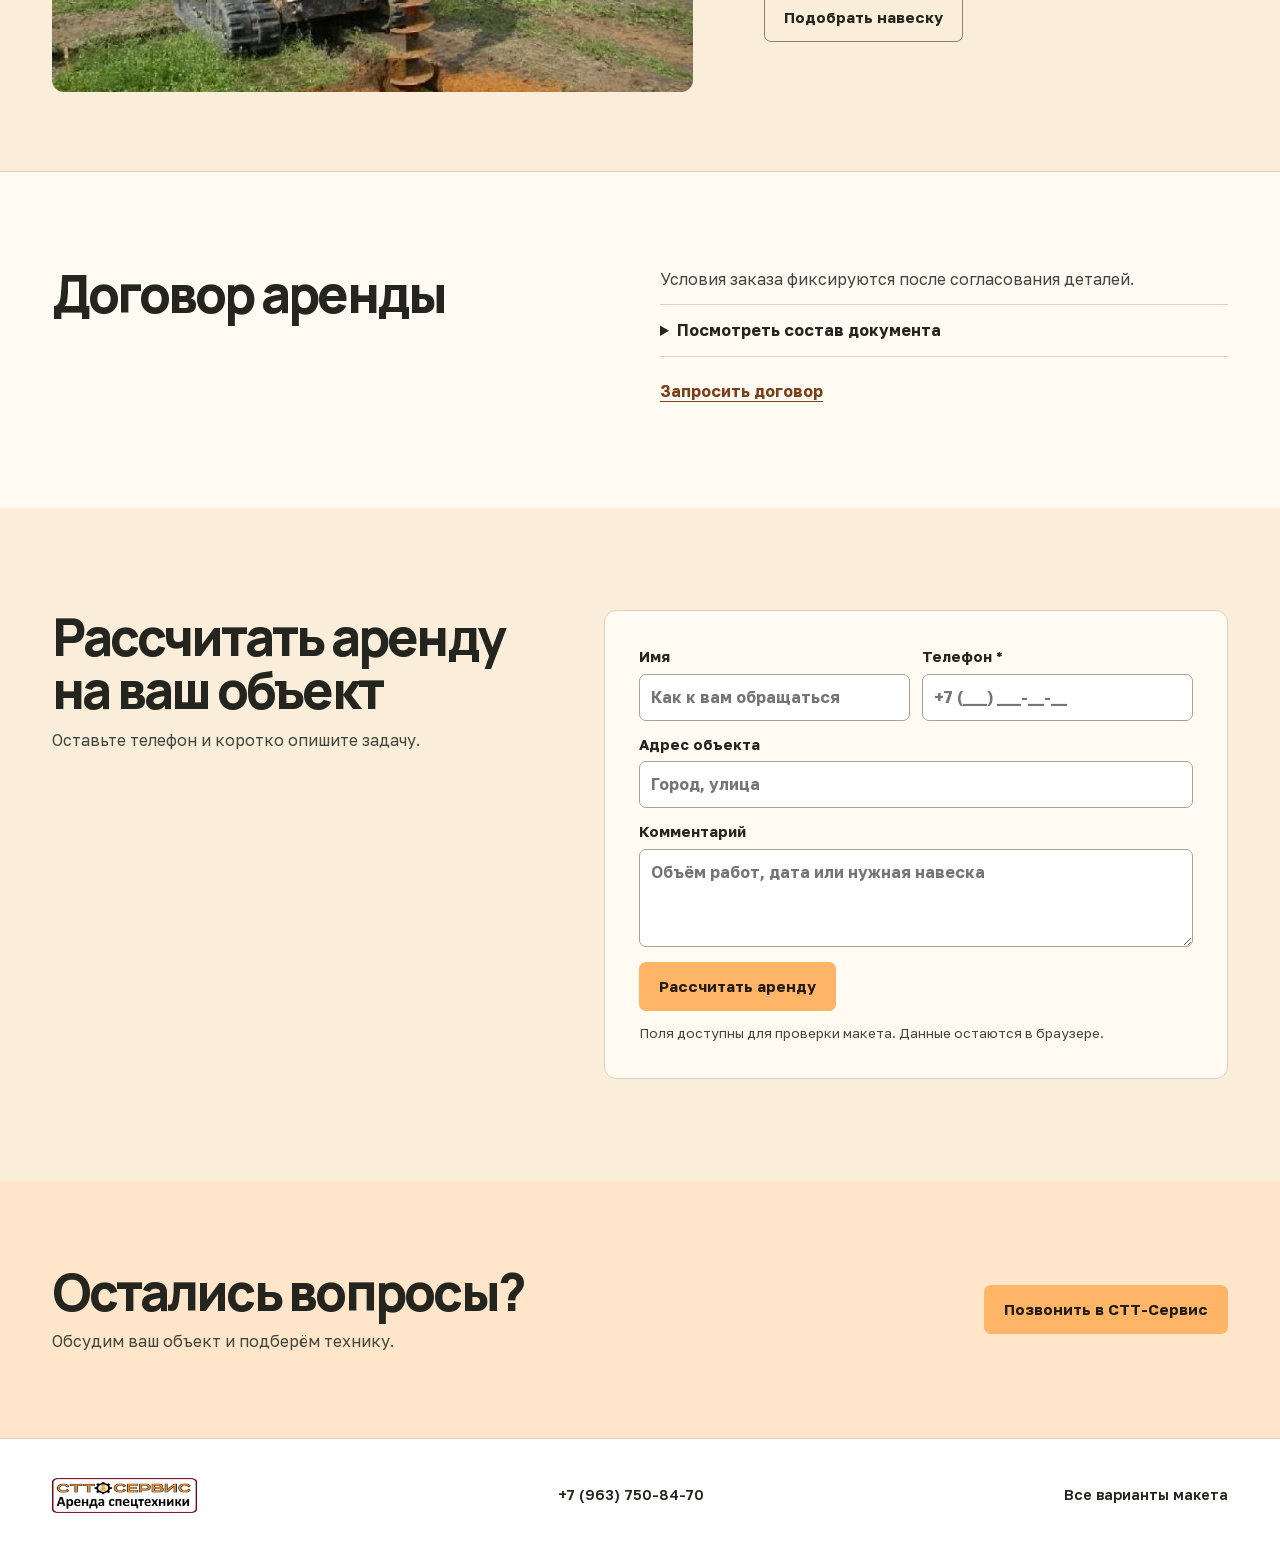
<file: rent-3.html>
<!doctype html>
<html lang="ru" data-type="service" data-motion="on" data-radius="soft">
<head>
<meta charset="utf-8"><meta name="viewport" content="width=device-width,initial-scale=1,viewport-fit=cover">
<meta name="robots" content="noindex, nofollow"><meta name="theme-color" content="#f6f5f0">
<meta name="page-type" content="service"><meta name="site-kind" content="other">
<title>Аренда гусеничного мини-погрузчика · СТТ-Сервис</title><meta name="description" content="Акцент на цене, условиях подачи и форме заявки.">
<meta property="og:type" content="website"><meta property="og:title" content="Аренда гусеничного мини-погрузчика · СТТ-Сервис">
<meta property="og:description" content="Акцент на цене, условиях подачи и форме заявки."><meta property="og:image" content="https://overf1tted.github.io/stt-design/loader-main.webp">
<meta property="og:url" content="https://overf1tted.github.io/stt-design/rent-3.html"><meta name="twitter:card" content="summary_large_image">
<link rel="icon" href="logo.webp"><link rel="stylesheet" href="fonts.css"><link rel="stylesheet" href="site.css">
<script src="site.js" defer></script>
</head>
<body class="rent-3">
<a class="skip" href="#main">Перейти к содержанию</a>
<header class="header"><div class="wrap header-inner"><a href="first.html" class="brand" aria-label="Все макеты СТТ-Сервис"><img src="logo.webp" width="145" height="54" alt="СТТ-Сервис"></a>
    <nav class="header-nav" aria-label="Навигация"><a href="#details">Описание</a><a href="#documents">Договор</a><a href="#application">Заявка</a></nav><a class="header-phone" href="tel:+79637508470">+7 (963) 750-84-70</a></div></header>
    <main id="main"><section class="hero" data-enter>
    <div class="wrap">
    <nav class="breadcrumb" aria-label="Хлебные крошки"><a href="first.html">Варианты макета</a><span aria-hidden="true">/</span><span>Быстрый расчёт</span></nav>
    <div class="hero-grid">
    <div class="hero-heading"><p class="kicker">Аренда с машинистом · Москва и МО</p><h1>Аренда гусеничного мини-погрузчика</h1><p class="lead">Для планировки участка, погрузки материалов и работ на мягком грунте. Подберём навесное оборудование под вашу задачу.</p></div>
    <div class="gallery" aria-label="Галерея"><div class="gallery-stage">
    <button type="button" class="photo-open" aria-label="Увеличить фото"><img src="loader-main.webp" alt="Красный гусеничный мини-погрузчик с ковшом на стройплощадке" title="Красный гусеничный мини-погрузчик с ковшом на стройплощадке" fetchpriority="high" decoding="async"><span aria-hidden="true" class="zoom-mark">+</span></button>
    </div><div class="gallery-thumbs" aria-label="Выбор кадра"><button type="button" class="thumb" data-src="loader-main.webp" data-alt="Красный гусеничный мини-погрузчик с ковшом на стройплощадке" aria-label="Фото 1. Красный гусеничный мини-погрузчик с ковшом на стройплощадке" aria-pressed="true"><img src="loader-main.webp" alt="" title="Красный гусеничный мини-погрузчик с ковшом на стройплощадке" fetchpriority="high" decoding="async"></button><button type="button" class="thumb" data-src="loader-gravel.webp" data-alt="Мини-погрузчик забирает щебень ковшом" aria-label="Фото 2. Мини-погрузчик забирает щебень ковшом" aria-pressed="false"><img src="loader-gravel.webp" alt="" title="Мини-погрузчик забирает щебень ковшом" fetchpriority="high" decoding="async"></button><button type="button" class="thumb" data-src="loader-field.webp" data-alt="Гусеничный мини-погрузчик Volvo на грунте" aria-label="Фото 3. Гусеничный мини-погрузчик Volvo на грунте" aria-pressed="false"><img src="loader-field.webp" alt="" title="Гусеничный мини-погрузчик Volvo на грунте" fetchpriority="high" decoding="async"></button><button type="button" class="thumb" data-src="loader-material.webp" data-alt="Мини-погрузчик перемещает материалы на объекте" aria-label="Фото 4. Мини-погрузчик перемещает материалы на объекте" aria-pressed="false"><img src="loader-material.webp" alt="" title="Мини-погрузчик перемещает материалы на объекте" fetchpriority="high" decoding="async"></button><button type="button" class="thumb video-thumb" data-video="https://stt-servis.ru/Video2/042.mp4" aria-pressed="false"><span aria-hidden="true">▶</span>Видео</button></div>
    <dialog class="lightbox" aria-label="Увеличенное фото"><button type="button" class="lightbox-close" aria-label="Закрыть">×</button><img alt=""></dialog></div>
    <dl class="facts" aria-label="Характеристики"><div><dt>Рабочий вес</dt><dd>4,6 т</dd></div><div><dt>Грузоподъёмность</dt><dd>1 200 кг</dd></div><div><dt>Объём ковша</dt><dd>0,6 м³</dd></div><div><dt>Ширина машины</dt><dd>2,02 м</dd></div></dl>
    <div class="price-panel"><p class="price-heading">Стоимость аренды</p><div class="tariffs"><div><strong>3 000 ₽</strong><span>за час</span></div><div><strong>24 000 ₽</strong><span>за смену · 8 часов</span></div></div><p class="price-note">Подачу техники и навеску согласуем по адресу объекта.</p>
    <div class="actions"><a class="button primary" href="#application">Рассчитать аренду</a><a class="button outline" href="tel:+79637508470">Позвонить</a></div></div>
    </div></div></section>
    <div class="section-nav"><nav class="wrap" aria-label="Разделы карточки"><a href="#details">Описание</a><a href="#documents">Договор</a><a href="#application">Заявка</a></nav></div>
    <section class="chapter chapter-1" id="details">
    <div class="wrap chapter-inner"><div class="chapter-copy"><h2>Планировка и отсыпка участка</h2><p>Гусеничный мини-погрузчик распределяет песок, грунт и щебень. Его используют, чтобы выровнять площадку под стройку, дорожки или благоустройство.</p>
    <a class="button outline" href="#application">Рассчитать работы</a></div><div class="chapter-photo"><img src="work-grading.webp" alt="Погрузчик у песчаной насыпи" loading="lazy" decoding="async"></div></div></section><section class="chapter chapter-2">
    <div class="wrap chapter-inner"><div class="chapter-copy"><h2>Погрузка на стройплощадке</h2><p>Паллетные вилы подходят для разгрузки кирпича и блоков. Ковш используют для погрузки грунта и сыпучих материалов.</p>
    <a class="button outline" href="#application">Обсудить погрузку</a></div><div class="chapter-photo"><img src="work-pallets.webp" alt="Белый мини-погрузчик с поддоном кирпича" loading="lazy" decoding="async"></div></div></section><section class="chapter chapter-3">
    <div class="wrap chapter-inner"><div class="chapter-copy"><h2>Работа на небольших площадках</h2><p>Гусеничный ход помогает работать на рыхлом и влажном грунте. Для заезда на участок заранее уточним ширину проезда и состояние подъезда.</p>
    <a class="button outline" href="tel:+79637508470">Уточнить условия подачи</a></div><div class="chapter-photo"><img src="work-access.webp" alt="Мини-погрузчик планирует грунт среди деревьев" loading="lazy" decoding="async"></div></div></section><section class="chapter chapter-4">
    <div class="wrap chapter-inner"><div class="chapter-copy"><h2>Навесное оборудование</h2><p>Помимо стандартного и увеличенного ковша, для аренды можно согласовать щётку, вилы, гидромолот или гидробур. Укажите нужную навеску в комментарии к заявке.</p>
    <a class="button outline" href="#application">Подобрать навеску</a></div><div class="chapter-photo"><img src="work-auger.webp" alt="Мини-погрузчик с гидробуром" loading="lazy" decoding="async"></div></div></section>
    <section id="documents" class="documents"><div class="wrap document-inner"><h2>Договор аренды</h2><div><p>Условия заказа фиксируются после согласования деталей.</p>
    <details><summary>Посмотреть состав документа</summary><ul><li><strong>Предмет договора</strong><span>Техника, адрес подачи и перечень работ.</span></li><li><strong>Тариф и срок</strong><span>Продолжительность аренды, стоимость и условия доставки.</span></li><li><strong>Приложение к договору</strong><span>Заявка с адресом, временем подачи и контактами на объекте.</span></li></ul></details><a class="text-link" href="#application">Запросить договор</a></div></div></section>
    <section id="application" class="application"><div class="wrap application-inner"><div class="application-copy"><h2>Рассчитать аренду на ваш объект</h2><p>Оставьте телефон и коротко опишите задачу.</p></div><form class="quote-form" method="dialog" data-preview-form>
    <div class="form-pair"><label>Имя<input name="name" autocomplete="given-name" placeholder="Как к вам обращаться"></label>
    <label>Телефон <span aria-hidden="true">*</span><input name="phone" type="tel" required autocomplete="tel" placeholder="+7 (___) ___-__-__" aria-describedby="phone-hint"></label></div>
    <label>Адрес объекта<input name="place" autocomplete="street-address" placeholder="Город, улица"></label><label>Комментарий<textarea name="note" rows="3" placeholder="Объём работ, дата или нужная навеска"></textarea></label>
    <button type="submit" class="button primary">Рассчитать аренду</button><p class="form-hint" id="phone-hint">Поля доступны для проверки макета. Данные остаются в браузере.</p>
    <p role="status" class="form-status" hidden></p></form></div></section>
    <section class="closing"><div class="wrap closing-inner"><div><h2>Остались вопросы?</h2><p>Обсудим ваш объект и подберём технику.</p></div><a class="button primary" href="tel:+79637508470">Позвонить в СТТ-Сервис</a></div></section>
    </main>
    <footer class="footer"><div class="wrap footer-inner"><a href="first.html" aria-label="К макетам СТТ-Сервис"><img src="logo.webp" width="145" height="54" alt="СТТ-Сервис"></a><a href="tel:+79637508470">+7 (963) 750-84-70</a><a href="first.html">Все варианты макета</a></div></footer>
    <div class="mobile-cta" aria-label="Заказ"><span><strong>3 000 ₽</strong><small>за час</small></span><a class="button primary" href="#application">Рассчитать аренду</a></div>
</body></html>
</file>
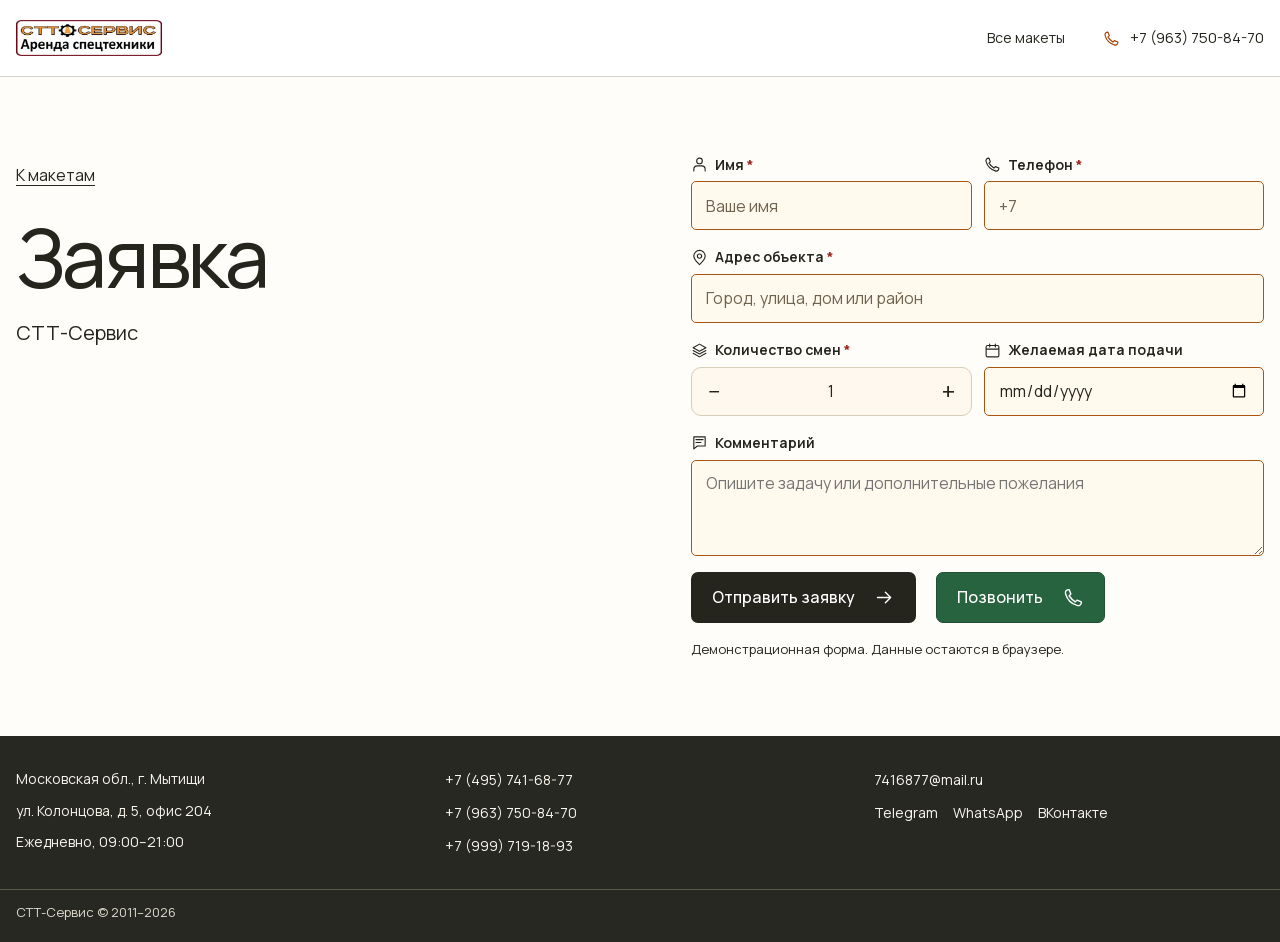
<file: request.html>
<!doctype html><html lang="ru"><head>
    <meta charset="utf-8"><meta name="viewport" content="width=device-width,initial-scale=1,viewport-fit=cover">
    <meta name="robots" content="noindex,nofollow"><meta name="theme-color" content="#ffca54">
    <title>Заявка · СТТ-Сервис</title>
    <meta name="description" content="Отдельная форма заявки для проверки макета.">
    <meta property="og:type" content="website"><meta property="og:title" content="Заявка · СТТ-Сервис">
    <meta property="og:description" content="Отдельная форма заявки для проверки макета."><meta property="og:locale" content="ru_RU">
    <meta property="og:url" content="https://overf1tted.github.io/stt-design/request.html">
    <link rel="icon" href="logo.webp"><link rel="stylesheet" href="orange.css?v=23">
    <script src="orange.js?v=6" defer></script></head><body class="request-page"><a class="skip" href="#main">К содержанию</a><header><div class="shell head"><a class="brand" href="index.html" aria-label="СТТ-Сервис — все макеты"><img src="logo.webp" width="460" height="111" alt="СТТ-Сервис"></a><nav aria-label="Навигация"><a href="index.html">Все макеты</a></nav><a class="phone" href="tel:+79637508470" aria-label="Позвонить +7 (963) 750-84-70"><svg class="icon" aria-hidden="true" viewBox="0 0 24 24" fill="none" stroke="currentColor" stroke-width="1.6" stroke-linecap="round" stroke-linejoin="round"><path d="m7 3 2 5-2 2c2 3 4 5 7 7l2-2 5 2c0 3-2 5-5 4C9 19 5 15 3 8 2 5 4 3 7 3z"/></svg><span>+7 (963) 750-84-70</span></a></div></header><main id="main" class="request standalone">
    <div class="shell request-inner" data-card-request><div>
      <a class="back-link" href="index.html">К макетам</a>
      <h1>Заявка</h1>
      <p class="request-subject" data-subject>СТТ-Сервис</p>
    </div>
    <div data-request-form="rent"><form class="request-form" method="dialog">
      <div class="form-pair"><label><span class="field-label"><svg class="icon" aria-hidden="true" viewBox="0 0 24 24" fill="none" stroke="currentColor" stroke-width="1.6" stroke-linecap="round" stroke-linejoin="round"><path d="M16 7a4 4 0 1 1-8 0 4 4 0 0 1 8 0ZM4 21v-2a5 5 0 0 1 5-5h6a5 5 0 0 1 5 5v2"/></svg><span>Имя<span class="required-mark" aria-hidden="true">*</span></span></span><input name="name" type="text" dir="ltr" autocomplete="given-name" placeholder="Ваше имя" required></label><label><span class="field-label"><svg class="icon" aria-hidden="true" viewBox="0 0 24 24" fill="none" stroke="currentColor" stroke-width="1.6" stroke-linecap="round" stroke-linejoin="round"><path d="m7 3 2 5-2 2c2 3 4 5 7 7l2-2 5 2c0 3-2 5-5 4C9 19 5 15 3 8 2 5 4 3 7 3z"/></svg><span>Телефон<span class="required-mark" aria-hidden="true">*</span></span></span><input name="phone" type="tel" inputmode="tel" autocomplete="tel" placeholder="+7" data-phone-mask maxlength="18" pattern="\+7 \([0-9]{3}\) [0-9]{3}-[0-9]{2}-[0-9]{2}" title="Введите 10 цифр после +7" required></label></div>
      
        <label><span class="field-label"><svg class="icon" aria-hidden="true" viewBox="0 0 24 24" fill="none" stroke="currentColor" stroke-width="1.6" stroke-linecap="round" stroke-linejoin="round"><path d="M20 10c0 5-8 12-8 12S4 15 4 10a8 8 0 1 1 16 0Zm-5 0a3 3 0 1 1-6 0 3 3 0 0 1 6 0Z"/></svg><span>Адрес объекта<span class="required-mark" aria-hidden="true">*</span></span></span><input placeholder="Город, улица, дом или район" autocomplete="street-address" required></label>
        <div class="form-pair form-pair--schedule">
          <div class="shift-field">
            <label for="shift-count"><span class="field-label"><svg class="icon" aria-hidden="true" viewBox="0 0 24 24" fill="none" stroke="currentColor" stroke-width="1.6" stroke-linecap="round" stroke-linejoin="round"><path d="m12 3 9 5-9 5-9-5 9-5Zm-9 9 9 5 9-5M3 16l9 5 9-5"/></svg><span>Количество смен<span class="required-mark" aria-hidden="true">*</span></span></span></label>
            <div class="shift-stepper">
              <button type="button" aria-label="Уменьшить количество смен" data-step-shift="-1">−</button>
              <input id="shift-count" type="number" min="1" step="1" value="1" inputmode="numeric" required>
              <button type="button" aria-label="Увеличить количество смен" data-step-shift="1">+</button>
            </div>
          </div>
          <label><span class="field-label"><svg class="icon" aria-hidden="true" viewBox="0 0 24 24" fill="none" stroke="currentColor" stroke-width="1.6" stroke-linecap="round" stroke-linejoin="round"><path d="M5 5h14a2 2 0 0 1 2 2v12a2 2 0 0 1-2 2H5a2 2 0 0 1-2-2V7a2 2 0 0 1 2-2Zm3-2v4m8-4v4M3 10h18"/></svg><span>Желаемая дата подачи</span></span><input type="date"></label>
        </div><label><span class="field-label"><svg class="icon" aria-hidden="true" viewBox="0 0 24 24" fill="none" stroke="currentColor" stroke-width="1.6" stroke-linecap="round" stroke-linejoin="round"><path d="M4 4h16v13H9l-5 4V4Zm3 4h10M7 12h7"/></svg><span>Комментарий</span></span><textarea rows="3" placeholder="Опишите задачу или дополнительные пожелания"></textarea></label>
      <div class="order-actions"><button class="action dark" type="submit"><span>Отправить заявку</span><svg class="icon" aria-hidden="true" viewBox="0 0 24 24" fill="none" stroke="currentColor" stroke-width="1.6" stroke-linecap="round" stroke-linejoin="round"><path d="M4 12h15m-6-6 6 6-6 6"/></svg></button><a class="action call-action" href="tel:+79637508470"><span>Позвонить</span><svg class="icon" aria-hidden="true" viewBox="0 0 24 24" fill="none" stroke="currentColor" stroke-width="1.6" stroke-linecap="round" stroke-linejoin="round"><path d="m7 3 2 5-2 2c2 3 4 5 7 7l2-2 5 2c0 3-2 5-5 4C9 19 5 15 3 8 2 5 4 3 7 3z"/></svg></a></div>
      <small>Демонстрационная форма. Данные остаются в браузере.</small><output aria-live="polite"></output>
    </form></div>
    <div data-request-form="parts" hidden><form class="request-form" method="dialog">
      <div class="form-pair"><label><span class="field-label"><svg class="icon" aria-hidden="true" viewBox="0 0 24 24" fill="none" stroke="currentColor" stroke-width="1.6" stroke-linecap="round" stroke-linejoin="round"><path d="M16 7a4 4 0 1 1-8 0 4 4 0 0 1 8 0ZM4 21v-2a5 5 0 0 1 5-5h6a5 5 0 0 1 5 5v2"/></svg><span>Имя<span class="required-mark" aria-hidden="true">*</span></span></span><input name="name" type="text" dir="ltr" autocomplete="given-name" placeholder="Ваше имя" required></label><label><span class="field-label"><svg class="icon" aria-hidden="true" viewBox="0 0 24 24" fill="none" stroke="currentColor" stroke-width="1.6" stroke-linecap="round" stroke-linejoin="round"><path d="m7 3 2 5-2 2c2 3 4 5 7 7l2-2 5 2c0 3-2 5-5 4C9 19 5 15 3 8 2 5 4 3 7 3z"/></svg><span>Телефон<span class="required-mark" aria-hidden="true">*</span></span></span><input name="phone" type="tel" inputmode="tel" autocomplete="tel" placeholder="+7" data-phone-mask maxlength="18" pattern="\+7 \([0-9]{3}\) [0-9]{3}-[0-9]{2}-[0-9]{2}" title="Введите 10 цифр после +7" required></label></div>
      
        <div class="form-pair">
          <label><span class="field-label"><svg class="icon" aria-hidden="true" viewBox="0 0 24 24" fill="none" stroke="currentColor" stroke-width="1.6" stroke-linecap="round" stroke-linejoin="round"><path d="m12 3 9 5-9 5-9-5 9-5Zm-9 9 9 5 9-5M3 16l9 5 9-5"/></svg><span>Модель техники</span></span><input placeholder="Например, Kubota"></label>
          <label><span class="field-label"><svg class="icon" aria-hidden="true" viewBox="0 0 24 24" fill="none" stroke="currentColor" stroke-width="1.6" stroke-linecap="round" stroke-linejoin="round"><path d="M6 2h12a2 2 0 0 1 2 2v16a2 2 0 0 1-2 2H6a2 2 0 0 1-2-2V4a2 2 0 0 1 2-2Zm2 4h8m-8 3h8M8 13h.5m3.5 0h.5m3.5 0h.5M8 17h.5m3.5 0h.5m3.5 0h.5"/></svg><span>Количество деталей</span></span><input type="number" min="1" step="1" inputmode="numeric" placeholder="1"></label>
        </div><label><span class="field-label"><svg class="icon" aria-hidden="true" viewBox="0 0 24 24" fill="none" stroke="currentColor" stroke-width="1.6" stroke-linecap="round" stroke-linejoin="round"><path d="M4 4h16v13H9l-5 4V4Zm3 4h10M7 12h7"/></svg><span>Комментарий</span></span><textarea rows="3" placeholder="Опишите задачу или дополнительные пожелания"></textarea></label>
      <div class="order-actions"><button class="action dark" type="submit"><span>Отправить заявку</span><svg class="icon" aria-hidden="true" viewBox="0 0 24 24" fill="none" stroke="currentColor" stroke-width="1.6" stroke-linecap="round" stroke-linejoin="round"><path d="M4 12h15m-6-6 6 6-6 6"/></svg></button><a class="action call-action" href="tel:+79637508470"><span>Позвонить</span><svg class="icon" aria-hidden="true" viewBox="0 0 24 24" fill="none" stroke="currentColor" stroke-width="1.6" stroke-linecap="round" stroke-linejoin="round"><path d="m7 3 2 5-2 2c2 3 4 5 7 7l2-2 5 2c0 3-2 5-5 4C9 19 5 15 3 8 2 5 4 3 7 3z"/></svg></a></div>
      <small>Демонстрационная форма. Данные остаются в браузере.</small><output aria-live="polite"></output>
    </form></div></div></main><footer class="contact-footer"><div class="shell foot">
      <div><p>Московская обл., г. Мытищи</p><p>ул. Колонцова, д. 5, офис 204</p><p>Ежедневно, 09:00–21:00</p></div>
      <div><a href="tel:+74957416877">+7 (495) 741-68-77</a><a href="tel:+79637508470">+7 (963) 750-84-70</a><a href="tel:+79997191893">+7 (999) 719-18-93</a></div>
      <div><a href="mailto:7416877@mail.ru">7416877@mail.ru</a><div class="foot-links">
        <a href="https://t.me/STT_SERVIS">Telegram</a><a href="https://wa.me/79637508470">WhatsApp</a><a href="https://vk.com/stt_service79637508470">ВКонтакте</a></div>
      </div></div><div class="shell footer-copy">СТТ-Сервис © 2011–2026</div></footer></body></html>
</file>
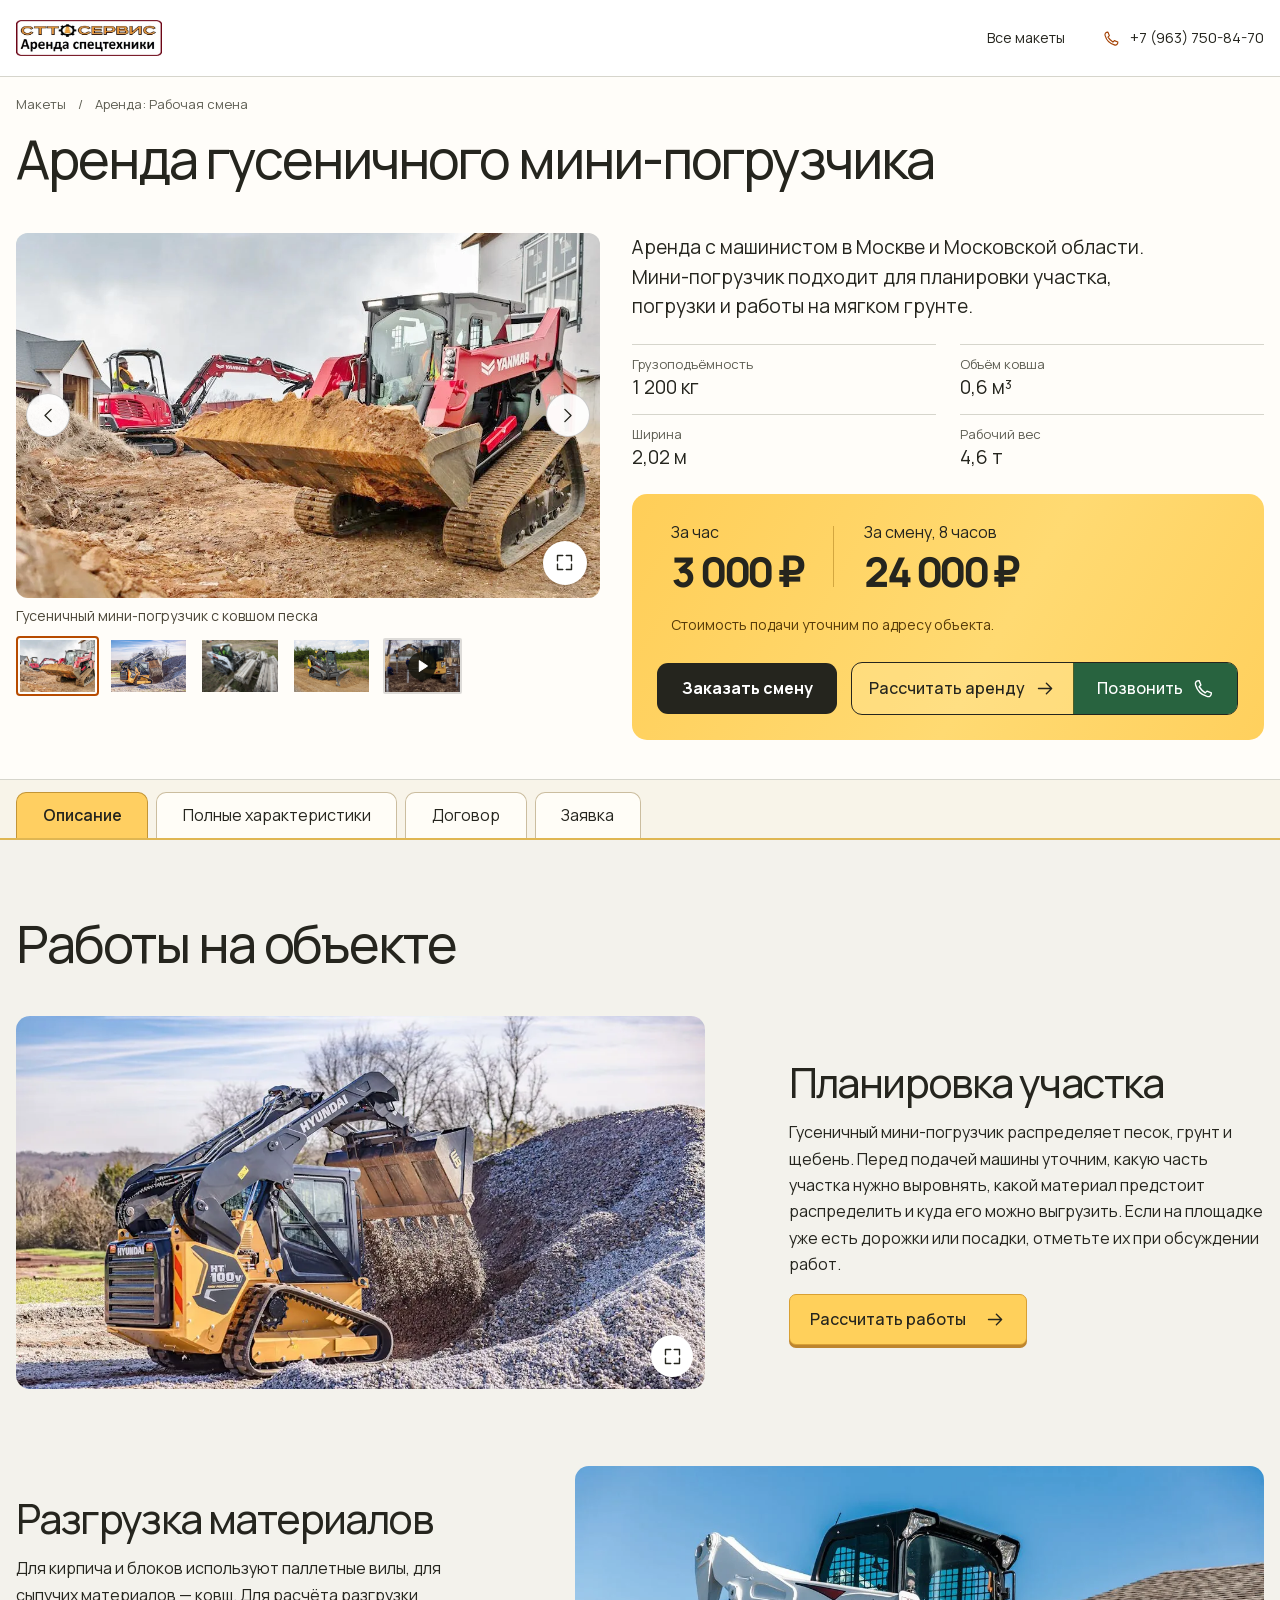
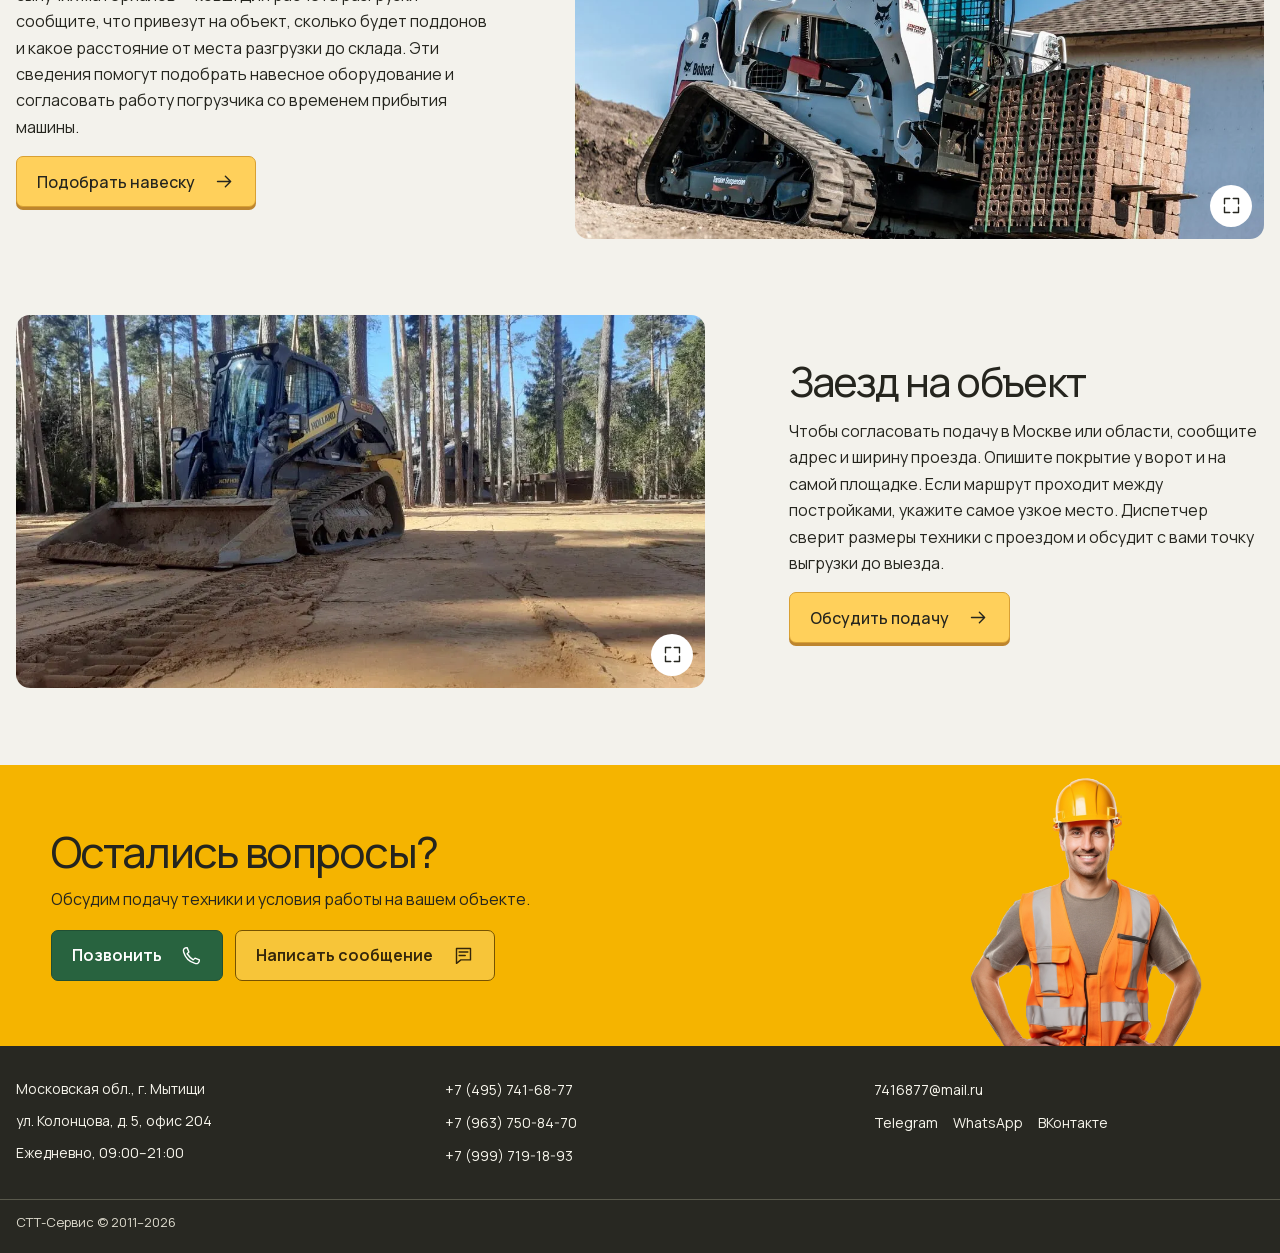
<file: shift.html>
<!doctype html><html lang="ru"><head>
    <meta charset="utf-8"><meta name="viewport" content="width=device-width,initial-scale=1,viewport-fit=cover">
    <meta name="robots" content="noindex,nofollow"><meta name="theme-color" content="#ffca54">
    <title>Аренда гусеничного мини-погрузчика · СТТ-Сервис</title>
    <meta name="description" content="Аренда с машинистом в Москве и Московской области. Мини-погрузчик подходит для планировки участка, погрузки и работы на мягком грунте.">
    <meta property="og:type" content="website"><meta property="og:title" content="Аренда гусеничного мини-погрузчика · СТТ-Сервис">
    <meta property="og:description" content="Аренда с машинистом в Москве и Московской области. Мини-погрузчик подходит для планировки участка, погрузки и работы на мягком грунте."><meta property="og:locale" content="ru_RU">
    <meta property="og:url" content="https://overf1tted.github.io/stt-design/shift.html"><meta property="og:image" content="https://overf1tted.github.io/stt-design/loader-main.webp"><script type="application/ld+json">{"@context": "https://schema.org", "@graph": [{"@type": "Service", "name": "Аренда гусеничного мини-погрузчика", "description": "Аренда с машинистом в Москве и Московской области. Мини-погрузчик подходит для планировки участка, погрузки и работы на мягком грунте.", "url": "https://overf1tted.github.io/stt-design/shift.html", "image": ["https://overf1tted.github.io/stt-design/loader-main.webp", "https://overf1tted.github.io/stt-design/loader-gravel.webp", "https://overf1tted.github.io/stt-design/loader-material.webp", "https://overf1tted.github.io/stt-design/loader-field.webp"], "areaServed": ["Москва", "Московская область"], "provider": {"@type": "Organization", "name": "СТТ-Сервис", "url": "https://stt-servis.ru/"}, "offers": [{"@type": "Offer", "name": "За час", "price": 3000, "priceCurrency": "RUB", "url": "https://overf1tted.github.io/stt-design/shift.html"}, {"@type": "Offer", "name": "За смену, 8 часов", "price": 24000, "priceCurrency": "RUB", "url": "https://overf1tted.github.io/stt-design/shift.html"}]}, {"@type": "BreadcrumbList", "itemListElement": [{"@type": "ListItem", "position": 1, "name": "Макеты", "item": "https://overf1tted.github.io/stt-design/"}, {"@type": "ListItem", "position": 2, "name": "Аренда спецтехники: Рабочая смена", "item": "https://overf1tted.github.io/stt-design/shift.html"}]}]}</script>
    <link rel="icon" href="logo.webp"><link rel="stylesheet" href="orange.css?v=24">
    <script src="orange.js?v=10" defer></script></head><body class="shift"><a class="skip" href="#main">К содержанию</a><header><div class="shell head"><a class="brand" href="index.html" aria-label="СТТ-Сервис — все макеты"><img src="logo.webp" width="460" height="111" alt="СТТ-Сервис"></a><nav aria-label="Навигация"><a href="index.html">Все макеты</a></nav><a class="phone" href="tel:+79637508470" aria-label="Позвонить +7 (963) 750-84-70"><svg class="icon" aria-hidden="true" viewBox="0 0 24 24" fill="none" stroke="currentColor" stroke-width="1.6" stroke-linecap="round" stroke-linejoin="round"><path d="m7 3 2 5-2 2c2 3 4 5 7 7l2-2 5 2c0 3-2 5-5 4C9 19 5 15 3 8 2 5 4 3 7 3z"/></svg><span>+7 (963) 750-84-70</span></a></div></header><main id="main"><div class="feature-banner"><div class="shell">
      <nav class="crumb" aria-label="Хлебные крошки"><a href="index.html">Макеты</a>
        <span aria-hidden="true">/</span><span aria-current="page">Аренда: Рабочая смена</span>
      </nav><h1>Аренда гусеничного мини-погрузчика</h1></div></div>
      <section class="shell feature-grid" aria-label="Фото, характеристики и заказ">
      <div class="gallery"><div class="gallery-frame"><button type="button" class="expand" aria-label="Увеличить изображение">
      <img src="loader-main.webp" alt="Гусеничный мини-погрузчик с ковшом песка" title="Гусеничный мини-погрузчик с ковшом песка" decoding="async" fetchpriority="high"><span><svg class="icon" aria-hidden="true" viewBox="0 0 24 24" fill="none" stroke="currentColor" stroke-width="1.6" stroke-linecap="round" stroke-linejoin="round"><path d="M4 10V4h6m4 0h6v6m0 4v6h-6m-4 0H4v-6"/></svg></span></button><button type="button" class="slide-step prev" data-step="-1" aria-label="Предыдущий кадр"><svg class="icon" aria-hidden="true" viewBox="0 0 24 24" fill="none" stroke="currentColor" stroke-width="1.6" stroke-linecap="round" stroke-linejoin="round"><path d="m15 5-7 7 7 7"/></svg></button><button type="button" class="slide-step next" data-step="1" aria-label="Следующий кадр"><svg class="icon" aria-hidden="true" viewBox="0 0 24 24" fill="none" stroke="currentColor" stroke-width="1.6" stroke-linecap="round" stroke-linejoin="round"><path d="m9 5 7 7-7 7"/></svg></button></div>
      <p class="media-note" aria-live="polite">Гусеничный мини-погрузчик с ковшом песка</p>
      <div class="thumbnails" role="group" aria-label="Фото и видео"><button type="button" class="thumb" data-caption="Гусеничный мини-погрузчик с ковшом песка" aria-pressed="true" aria-label="Показать фото. Гусеничный мини-погрузчик с ковшом песка"><img src="loader-main.webp" alt="Гусеничный мини-погрузчик с ковшом песка" title="Гусеничный мини-погрузчик с ковшом песка" decoding="async" loading="lazy"></button><button type="button" class="thumb" data-caption="Мини-погрузчик набирает щебень" aria-pressed="false" aria-label="Показать фото. Мини-погрузчик набирает щебень"><img src="loader-gravel.webp" alt="Мини-погрузчик набирает щебень" title="Мини-погрузчик набирает щебень" decoding="async" loading="lazy"></button><button type="button" class="thumb" data-caption="Мини-погрузчик перевозит строительные материалы" aria-pressed="false" aria-label="Показать фото. Мини-погрузчик перевозит строительные материалы"><img src="loader-material.webp" alt="Мини-погрузчик перевозит строительные материалы" title="Мини-погрузчик перевозит строительные материалы" decoding="async" loading="lazy"></button><button type="button" class="thumb" data-caption="Мини-погрузчик с ковшом на грунте" aria-pressed="false" aria-label="Показать фото. Мини-погрузчик с ковшом на грунте"><img src="loader-field.webp" alt="Мини-погрузчик с ковшом на грунте" title="Мини-погрузчик с ковшом на грунте" decoding="async" loading="lazy"></button><button type="button" class="thumb movie" data-video="https://stt-servis.ru/Video2/zavichivanie_svaj.mp4" data-caption="Пример видео СТТ-Сервис. Монтаж свай мини-экскаватором." aria-label="Показать пример видео работы техники" aria-pressed="false"><img src="video-poster.webp" alt="Кадр из видео о монтаже свай" title="Монтаж свай мини-экскаватором"><span><svg class="icon" aria-hidden="true" viewBox="0 0 24 24" fill="none" stroke="currentColor" stroke-width="1.6" stroke-linecap="round" stroke-linejoin="round"><path d="m8 4 12 8-12 8z"/></svg></span></button></div></div><div class="offer"><p class="feature-lead">Аренда с машинистом в Москве и Московской области. Мини-погрузчик подходит для планировки участка, погрузки и работы на мягком грунте.</p>
      <dl class="specs"><div><dt>Грузоподъёмность</dt><dd>1 200 кг</dd></div><div><dt>Объём ковша</dt><dd>0,6 м³</dd></div><div><dt>Ширина</dt><dd>2,02 м</dd></div><div><dt>Рабочий вес</dt><dd>4,6 т</dd></div></dl>
      <div class="order-panel rental-panel"><dl class="rates" aria-label="Стоимость аренды"><div><dt><svg class="icon" aria-hidden="true" viewBox="0 0 24 24" fill="none" stroke="currentColor" stroke-width="1.6" stroke-linecap="round" stroke-linejoin="round"><path d="M12 22a10 10 0 1 0 0-20 10 10 0 0 0 0 20Zm0-16v6l4 2"/></svg><span>За час</span></dt><dd class="amount">3 000 ₽</dd></div><div><dt><svg class="icon" aria-hidden="true" viewBox="0 0 24 24" fill="none" stroke="currentColor" stroke-width="1.6" stroke-linecap="round" stroke-linejoin="round"><path d="M5 5h14a2 2 0 0 1 2 2v12a2 2 0 0 1-2 2H5a2 2 0 0 1-2-2V7a2 2 0 0 1 2-2Zm3-2v4m8-4v4M3 10h18"/></svg><span>За смену, 8 часов</span></dt><dd class="amount">24 000 ₽</dd></div></dl><p class="order-note">Стоимость подачи уточним по адресу объекта.</p>
      <div class="order-actions"><button type="button" class="action dark" data-buy>Заказать смену</button>
        <div class="rental-links">
          <a class="action" href="#request"><svg class="icon" aria-hidden="true" viewBox="0 0 24 24" fill="none" stroke="currentColor" stroke-width="1.6" stroke-linecap="round" stroke-linejoin="round"><path d="M6 2h12a2 2 0 0 1 2 2v16a2 2 0 0 1-2 2H6a2 2 0 0 1-2-2V4a2 2 0 0 1 2-2Zm2 4h8m-8 3h8M8 13h.5m3.5 0h.5m3.5 0h.5M8 17h.5m3.5 0h.5m3.5 0h.5"/></svg><span>Рассчитать аренду</span><svg class="icon" aria-hidden="true" viewBox="0 0 24 24" fill="none" stroke="currentColor" stroke-width="1.6" stroke-linecap="round" stroke-linejoin="round"><path d="M4 12h15m-6-6 6 6-6 6"/></svg></a>
          <a class="action call-action" href="tel:+79637508470"><span>Позвонить</span><svg class="icon" aria-hidden="true" viewBox="0 0 24 24" fill="none" stroke="currentColor" stroke-width="1.6" stroke-linecap="round" stroke-linejoin="round"><path d="m7 3 2 5-2 2c2 3 4 5 7 7l2-2 5 2c0 3-2 5-5 4C9 19 5 15 3 8 2 5 4 3 7 3z"/></svg></a>
        </div></div><div class="basket" data-item="rent" hidden><h3>Корзина макета</h3><p>Аренда гусеничного мини-погрузчика</p>
      <div class="basket-line"><button type="button" data-qty="-1" aria-label="Уменьшить количество">−</button>
      <output data-count data-unit="смен"></output><button type="button" data-qty="1" aria-label="Увеличить количество">+</button>
      <strong data-total data-price="24000"></strong></div>
      <a data-checkout href="request.html?card=shift">Продолжить оформление заявки</a><small>Тестовая корзина аренды. Выбранное количество смен попадёт в форму.</small></div></div></div></section>
      <div class="section-nav"><nav class="shell" aria-label="Разделы карточки">
      <a href="#description">Описание</a><a href="#specifications"><span class="tab-label-wide">Полные характеристики</span><span class="tab-label-short">Характеристики</span></a><a href="#docs">Договор</a><a href="#request">Заявка</a>
      </nav></div><section id="description" class="shell stories"><h2>Работы на объекте</h2><article class="story">
          <figure><button type="button" class="story-open" aria-label="Увеличить фото. Мини-погрузчик набирает щебень">
            <img src="loader-gravel.webp" alt="Мини-погрузчик набирает щебень" title="Мини-погрузчик набирает щебень" loading="lazy" decoding="async"><span><svg class="icon" aria-hidden="true" viewBox="0 0 24 24" fill="none" stroke="currentColor" stroke-width="1.6" stroke-linecap="round" stroke-linejoin="round"><path d="M4 10V4h6m4 0h6v6m0 4v6h-6m-4 0H4v-6"/></svg></span></button>
            <figcaption hidden></figcaption></figure>
          <div class="story-copy"><h3>Планировка участка</h3><p>Гусеничный мини-погрузчик распределяет песок, грунт и щебень. Перед подачей машины уточним, какую часть участка нужно выровнять, какой материал предстоит распределить и куда его можно выгрузить. Если на площадке уже есть дорожки или посадки, отметьте их при обсуждении работ.</p><a class="action primary" href="#request"><span>Рассчитать работы</span><svg class="icon" aria-hidden="true" viewBox="0 0 24 24" fill="none" stroke="currentColor" stroke-width="1.6" stroke-linecap="round" stroke-linejoin="round"><path d="M4 12h15m-6-6 6 6-6 6"/></svg></a></div></article><article class="story">
          <figure><button type="button" class="story-open" aria-label="Увеличить фото. Мини-погрузчик с паллетными вилами на разгрузке">
            <img src="work-pallets.webp" alt="Мини-погрузчик с паллетными вилами на разгрузке" title="Мини-погрузчик с паллетными вилами на разгрузке" loading="lazy" decoding="async"><span><svg class="icon" aria-hidden="true" viewBox="0 0 24 24" fill="none" stroke="currentColor" stroke-width="1.6" stroke-linecap="round" stroke-linejoin="round"><path d="M4 10V4h6m4 0h6v6m0 4v6h-6m-4 0H4v-6"/></svg></span></button>
            <figcaption hidden></figcaption></figure>
          <div class="story-copy"><h3>Разгрузка материалов</h3><p>Для кирпича и блоков используют паллетные вилы, для сыпучих материалов — ковш. Для расчёта разгрузки сообщите, что привезут на объект, сколько будет поддонов и какое расстояние от места разгрузки до склада. Эти сведения помогут подобрать навесное оборудование и согласовать работу погрузчика со временем прибытия машины.</p><a class="action primary" href="#request"><span>Подобрать навеску</span><svg class="icon" aria-hidden="true" viewBox="0 0 24 24" fill="none" stroke="currentColor" stroke-width="1.6" stroke-linecap="round" stroke-linejoin="round"><path d="M4 12h15m-6-6 6 6-6 6"/></svg></a></div></article><article class="story">
          <figure><button type="button" class="story-open" aria-label="Увеличить фото. Подготовка грунта на участке среди деревьев">
            <img src="work-access.webp" alt="Подготовка грунта на участке среди деревьев" title="Подготовка грунта на участке среди деревьев" loading="lazy" decoding="async"><span><svg class="icon" aria-hidden="true" viewBox="0 0 24 24" fill="none" stroke="currentColor" stroke-width="1.6" stroke-linecap="round" stroke-linejoin="round"><path d="M4 10V4h6m4 0h6v6m0 4v6h-6m-4 0H4v-6"/></svg></span></button>
            <figcaption hidden></figcaption></figure>
          <div class="story-copy"><h3>Заезд на объект</h3><p>Чтобы согласовать подачу в Москве или области, сообщите адрес и ширину проезда. Опишите покрытие у ворот и на самой площадке. Если маршрут проходит между постройками, укажите самое узкое место. Диспетчер сверит размеры техники с проездом и обсудит с вами точку выгрузки до выезда.</p><a class="action primary" href="#request"><span>Обсудить подачу</span><svg class="icon" aria-hidden="true" viewBox="0 0 24 24" fill="none" stroke="currentColor" stroke-width="1.6" stroke-linecap="round" stroke-linejoin="round"><path d="M4 12h15m-6-6 6 6-6 6"/></svg></a></div></article></section><section id="specifications">
      <div class="shell panel-return" hidden><a class="action" href="#description" data-description-return><svg class="icon" aria-hidden="true" viewBox="0 0 24 24" fill="none" stroke="currentColor" stroke-width="1.6" stroke-linecap="round" stroke-linejoin="round"><path d="m15 5-7 7 7 7"/></svg><span>Вернуться к описанию</span></a></div><div class="shell detail-panel full-specs">
      <div class="panel-intro"><span class="panel-tag"><svg class="icon" aria-hidden="true" viewBox="0 0 24 24" fill="none" stroke="currentColor" stroke-width="1.6" stroke-linecap="round" stroke-linejoin="round"><path d="m12 3 9 5-9 5-9-5 9-5Zm-9 9 9 5 9-5M3 16l9 5 9-5"/></svg>Характеристики техники</span><h2>Полные характеристики</h2><p>Подробные технические параметры мини-погрузчика для оценки его возможностей.</p>
        <figure class="specs-photo"><img data-specs-photo src="specs-loader.webp" alt="Иллюстрация гусеничного мини-погрузчика с ковшом" loading="lazy" decoding="async"></figure>
      </div><dl class="panel-card spec-table"><div><dt><span class="panel-icon"><svg class="icon" aria-hidden="true" viewBox="0 0 24 24" fill="none" stroke="currentColor" stroke-width="1.6" stroke-linecap="round" stroke-linejoin="round"><path d="M5 8h14l3 12H2L5 8Zm4 0V6a3 3 0 0 1 6 0v2"/></svg></span>Рабочий вес</dt><dd>4,6 т</dd></div><div><dt><span class="panel-icon"><svg class="icon" aria-hidden="true" viewBox="0 0 24 24" fill="none" stroke="currentColor" stroke-width="1.6" stroke-linecap="round" stroke-linejoin="round"><path d="M4 10V4h6m4 0h6v6m0 4v6h-6m-4 0H4v-6"/></svg></span>Габариты Д × Ш × В</dt><dd>3735 × 2015 × 2071 мм</dd></div><div><dt><span class="panel-icon"><svg class="icon" aria-hidden="true" viewBox="0 0 24 24" fill="none" stroke="currentColor" stroke-width="1.6" stroke-linecap="round" stroke-linejoin="round"><path d="M3 9h18l-2 7a5 5 0 0 1-5 4h-4a5 5 0 0 1-5-4L3 9Zm5 0 2-4m7 4-2-4"/></svg></span>Стандартный ковш</dt><dd>0,6 м³</dd></div><div><dt><span class="panel-icon"><svg class="icon" aria-hidden="true" viewBox="0 0 24 24" fill="none" stroke="currentColor" stroke-width="1.6" stroke-linecap="round" stroke-linejoin="round"><path d="M3 9h18l-2 7a5 5 0 0 1-5 4h-4a5 5 0 0 1-5-4L3 9Zm5 0 2-4m7 4-2-4"/></svg></span>Увеличенный ковш</dt><dd>0,9 м³</dd></div><div><dt><span class="panel-icon"><svg class="icon" aria-hidden="true" viewBox="0 0 24 24" fill="none" stroke="currentColor" stroke-width="1.6" stroke-linecap="round" stroke-linejoin="round"><path d="M12 16V3m-5 5 5-5 5 5M4 16v5h16v-5"/></svg></span>Грузоподъёмность</dt><dd>1 200 кг</dd></div><div><dt><span class="panel-icon"><svg class="icon" aria-hidden="true" viewBox="0 0 24 24" fill="none" stroke="currentColor" stroke-width="1.6" stroke-linecap="round" stroke-linejoin="round"><path d="m12 3 9 5-9 5-9-5 9-5Zm-9 9 9 5 9-5M3 16l9 5 9-5"/></svg></span>Оборудование</dt><dd>Коммунальная щётка, паллетные вилы, гидромолот, гидробур</dd></div></dl>
      </div></section><section id="docs">
      <div class="shell panel-return" hidden><a class="action" href="#description" data-description-return><svg class="icon" aria-hidden="true" viewBox="0 0 24 24" fill="none" stroke="currentColor" stroke-width="1.6" stroke-linecap="round" stroke-linejoin="round"><path d="m15 5-7 7 7 7"/></svg><span>Вернуться к описанию</span></a></div><div class="shell detail-panel docs">
      <div class="panel-intro"><span class="panel-tag"><svg class="icon" aria-hidden="true" viewBox="0 0 24 24" fill="none" stroke="currentColor" stroke-width="1.6" stroke-linecap="round" stroke-linejoin="round"><path d="M6 3h8l5 5v13H5V3h1Zm7 0v6h6M8 13h8m-8 4h6"/></svg>Документы</span><h2>Договор аренды</h2><p>Ознакомьтесь с условиями аренды спецтехники и скачайте договор.</p>
        <div class="panel-illustrated"><ul class="panel-points"><li><span class="panel-icon"><svg class="icon" aria-hidden="true" viewBox="0 0 24 24" fill="none" stroke="currentColor" stroke-width="1.6" stroke-linecap="round" stroke-linejoin="round"><path d="M12 2 4 6v6c0 5 4 8 8 10 4-2 8-5 8-10V6l-8-4Zm-3 10 2 2 4-4"/></svg></span><div><strong>Прозрачные условия</strong><p>Стоимость, сроки и обязанности сторон</p></div></li><li><span class="panel-icon"><svg class="icon" aria-hidden="true" viewBox="0 0 24 24" fill="none" stroke="currentColor" stroke-width="1.6" stroke-linecap="round" stroke-linejoin="round"><path d="M6 3h8l5 5v13H5V3h1Zm7 0v6h6M8 13h8m-8 4h6"/></svg></span><div><strong>Образец договора</strong><p>Разделы договора и приложение</p></div></li><li><span class="panel-icon"><svg class="icon" aria-hidden="true" viewBox="0 0 24 24" fill="none" stroke="currentColor" stroke-width="1.6" stroke-linecap="round" stroke-linejoin="round"><path d="M13 2 4 14h7l-1 8 10-12h-7l1-8Z"/></svg></span><div><strong>Быстро и удобно</strong><p>Откройте и скачайте образец договора</p></div></li></ul>
          <figure class="contract-art" aria-hidden="true">
            <img src="contract-art.webp" width="816" height="860" alt="" loading="lazy" decoding="async">
          </figure>
        </div>
      </div>
      <div class="panel-card contract-card">
        <details>
          <summary><span class="panel-icon"><svg class="icon" aria-hidden="true" viewBox="0 0 24 24" fill="none" stroke="currentColor" stroke-width="1.6" stroke-linecap="round" stroke-linejoin="round"><path d="M6 3h8l5 5v13H5V3h1Zm7 0v6h6M8 13h8m-8 4h6"/></svg></span><span class="contract-summary"><strong>Что входит в договор аренды</strong><span>Права и обязанности сторон, сроки, стоимость, условия подачи техники и ответственность.</span></span><svg class="icon" aria-hidden="true" viewBox="0 0 24 24" fill="none" stroke="currentColor" stroke-width="1.6" stroke-linecap="round" stroke-linejoin="round"><path d="m5 9 7 7 7-7"/></svg></summary>
          <p>Адрес и время подачи, техника, навеска, тариф и количество смен.</p>
        </details>
        <div class="panel-actions"><a class="action dark" href="agreement-rent.html"><span>Посмотреть и скачать</span><svg class="icon" aria-hidden="true" viewBox="0 0 24 24" fill="none" stroke="currentColor" stroke-width="1.6" stroke-linecap="round" stroke-linejoin="round"><path d="M12 3v12m-5-5 5 5 5-5M4 16v4h16v-4"/></svg></a>
          <a class="action outline" href="tel:+79637508470"><span>Связаться с менеджером</span><svg class="icon" aria-hidden="true" viewBox="0 0 24 24" fill="none" stroke="currentColor" stroke-width="1.6" stroke-linecap="round" stroke-linejoin="round"><path d="m7 3 2 5-2 2c2 3 4 5 7 7l2-2 5 2c0 3-2 5-5 4C9 19 5 15 3 8 2 5 4 3 7 3z"/></svg></a></div>
      </div>
      </div></section>
    <section id="request" class="request">
      <div class="shell panel-return" hidden><a class="action" href="#description" data-description-return><svg class="icon" aria-hidden="true" viewBox="0 0 24 24" fill="none" stroke="currentColor" stroke-width="1.6" stroke-linecap="round" stroke-linejoin="round"><path d="m15 5-7 7 7 7"/></svg><span>Вернуться к описанию</span></a></div><div class="shell detail-panel request-inner--illustrated">
      <div class="panel-intro request-intro"><span class="panel-tag"><svg class="icon" aria-hidden="true" viewBox="0 0 24 24" fill="none" stroke="currentColor" stroke-width="1.6" stroke-linecap="round" stroke-linejoin="round"><path d="M6 2h12a2 2 0 0 1 2 2v16a2 2 0 0 1-2 2H6a2 2 0 0 1-2-2V4a2 2 0 0 1 2-2Zm2 4h8m-8 3h8M8 13h.5m3.5 0h.5m3.5 0h.5M8 17h.5m3.5 0h.5m3.5 0h.5"/></svg>Онлайн-расчёт аренды</span><h2>Рассчитать аренду</h2><p>Уточните параметры и получите стоимость аренды с учётом ваших условий.</p>
        <div class="panel-illustrated">
          <ul class="panel-points"><li><span class="panel-icon"><svg class="icon" aria-hidden="true" viewBox="0 0 24 24" fill="none" stroke="currentColor" stroke-width="1.6" stroke-linecap="round" stroke-linejoin="round"><path d="M13 2 4 14h7l-1 8 10-12h-7l1-8Z"/></svg></span><div><strong>Быстрый расчёт</strong><p>Уточним стоимость после заявки</p></div></li><li><span class="panel-icon"><svg class="icon" aria-hidden="true" viewBox="0 0 24 24" fill="none" stroke="currentColor" stroke-width="1.6" stroke-linecap="round" stroke-linejoin="round"><path d="M20 10c0 5-8 12-8 12S4 15 4 10a8 8 0 1 1 16 0Zm-5 0a3 3 0 1 1-6 0 3 3 0 0 1 6 0Z"/></svg></span><div><strong>Индивидуальные условия</strong><p>Учтём адрес, сроки и объём работ</p></div></li><li><span class="panel-icon"><svg class="icon" aria-hidden="true" viewBox="0 0 24 24" fill="none" stroke="currentColor" stroke-width="1.6" stroke-linecap="round" stroke-linejoin="round"><path d="M12 2 4 6v6c0 5 4 8 8 10 4-2 8-5 8-10V6l-8-4Zm-3 10 2 2 4-4"/></svg></span><div><strong>Без обязательств</strong><p>Заявка нужна для предварительного расчёта</p></div></li></ul>
          <figure class="request-portrait"><img src="request-portrait-art.webp" width="767" height="860" alt="" loading="lazy" decoding="async"></figure>
        </div>
      </div>
      <form class="request-form" method="dialog">
      <div class="form-pair"><label><span class="field-label"><svg class="icon" aria-hidden="true" viewBox="0 0 24 24" fill="none" stroke="currentColor" stroke-width="1.6" stroke-linecap="round" stroke-linejoin="round"><path d="M16 7a4 4 0 1 1-8 0 4 4 0 0 1 8 0ZM4 21v-2a5 5 0 0 1 5-5h6a5 5 0 0 1 5 5v2"/></svg><span>Имя<span class="required-mark" aria-hidden="true">*</span></span></span><input name="name" type="text" dir="ltr" autocomplete="given-name" placeholder="Ваше имя" required></label><label><span class="field-label"><svg class="icon" aria-hidden="true" viewBox="0 0 24 24" fill="none" stroke="currentColor" stroke-width="1.6" stroke-linecap="round" stroke-linejoin="round"><path d="m7 3 2 5-2 2c2 3 4 5 7 7l2-2 5 2c0 3-2 5-5 4C9 19 5 15 3 8 2 5 4 3 7 3z"/></svg><span>Телефон<span class="required-mark" aria-hidden="true">*</span></span></span><input name="phone" type="tel" inputmode="tel" autocomplete="tel" placeholder="+7" data-phone-mask maxlength="18" pattern="\+7 \([0-9]{3}\) [0-9]{3}-[0-9]{2}-[0-9]{2}" title="Введите 10 цифр после +7" required></label></div>
      
        <label><span class="field-label"><svg class="icon" aria-hidden="true" viewBox="0 0 24 24" fill="none" stroke="currentColor" stroke-width="1.6" stroke-linecap="round" stroke-linejoin="round"><path d="M20 10c0 5-8 12-8 12S4 15 4 10a8 8 0 1 1 16 0Zm-5 0a3 3 0 1 1-6 0 3 3 0 0 1 6 0Z"/></svg><span>Адрес объекта<span class="required-mark" aria-hidden="true">*</span></span></span><input placeholder="Город, улица, дом или район" autocomplete="street-address" required></label>
        <div class="form-pair form-pair--schedule">
          <div class="shift-field">
            <label for="shift-count"><span class="field-label"><svg class="icon" aria-hidden="true" viewBox="0 0 24 24" fill="none" stroke="currentColor" stroke-width="1.6" stroke-linecap="round" stroke-linejoin="round"><path d="m12 3 9 5-9 5-9-5 9-5Zm-9 9 9 5 9-5M3 16l9 5 9-5"/></svg><span>Количество смен<span class="required-mark" aria-hidden="true">*</span></span></span></label>
            <div class="shift-stepper">
              <button type="button" aria-label="Уменьшить количество смен" data-step-shift="-1">−</button>
              <input id="shift-count" type="number" min="1" step="1" value="1" inputmode="numeric" required>
              <button type="button" aria-label="Увеличить количество смен" data-step-shift="1">+</button>
            </div>
          </div>
          <label><span class="field-label"><svg class="icon" aria-hidden="true" viewBox="0 0 24 24" fill="none" stroke="currentColor" stroke-width="1.6" stroke-linecap="round" stroke-linejoin="round"><path d="M5 5h14a2 2 0 0 1 2 2v12a2 2 0 0 1-2 2H5a2 2 0 0 1-2-2V7a2 2 0 0 1 2-2Zm3-2v4m8-4v4M3 10h18"/></svg><span>Желаемая дата подачи</span></span><input type="date"></label>
        </div><label><span class="field-label"><svg class="icon" aria-hidden="true" viewBox="0 0 24 24" fill="none" stroke="currentColor" stroke-width="1.6" stroke-linecap="round" stroke-linejoin="round"><path d="M4 4h16v13H9l-5 4V4Zm3 4h10M7 12h7"/></svg><span>Комментарий</span></span><textarea rows="3" placeholder="Опишите задачу или дополнительные пожелания"></textarea></label>
      <div class="order-actions"><button class="action dark" type="submit"><span>Отправить заявку</span><svg class="icon" aria-hidden="true" viewBox="0 0 24 24" fill="none" stroke="currentColor" stroke-width="1.6" stroke-linecap="round" stroke-linejoin="round"><path d="M4 12h15m-6-6 6 6-6 6"/></svg></button><a class="action call-action" href="tel:+79637508470"><span>Позвонить</span><svg class="icon" aria-hidden="true" viewBox="0 0 24 24" fill="none" stroke="currentColor" stroke-width="1.6" stroke-linecap="round" stroke-linejoin="round"><path d="m7 3 2 5-2 2c2 3 4 5 7 7l2-2 5 2c0 3-2 5-5 4C9 19 5 15 3 8 2 5 4 3 7 3z"/></svg></a></div>
      <small>Демонстрационная форма. Данные остаются в браузере.</small><output aria-live="polite"></output>
    </form>
    </div></section><section class="shell closing"><div class="closing-copy"><div class="closing-intro">
      <h2>Остались вопросы?</h2><p>Обсудим подачу техники и условия работы на вашем объекте.</p>
      <div class="closing-actions">
        <a class="action call-action" href="tel:+79637508470"><span>Позвонить</span><svg class="icon" aria-hidden="true" viewBox="0 0 24 24" fill="none" stroke="currentColor" stroke-width="1.6" stroke-linecap="round" stroke-linejoin="round"><path d="m7 3 2 5-2 2c2 3 4 5 7 7l2-2 5 2c0 3-2 5-5 4C9 19 5 15 3 8 2 5 4 3 7 3z"/></svg></a>
        <button class="action closing-message" type="button" aria-controls="contact-message" aria-expanded="false"><span>Написать сообщение</span><svg class="icon" aria-hidden="true" viewBox="0 0 24 24" fill="none" stroke="currentColor" stroke-width="1.6" stroke-linecap="round" stroke-linejoin="round"><path d="M4 4h16v13H9l-5 4V4Zm3 4h10M7 12h7"/></svg></button>
      </div></div>
      <form class="request-form closing-contact" id="contact-message" method="dialog" hidden>
        <div class="form-pair"><label><span class="field-label"><svg class="icon" aria-hidden="true" viewBox="0 0 24 24" fill="none" stroke="currentColor" stroke-width="1.6" stroke-linecap="round" stroke-linejoin="round"><path d="M16 7a4 4 0 1 1-8 0 4 4 0 0 1 8 0ZM4 21v-2a5 5 0 0 1 5-5h6a5 5 0 0 1 5 5v2"/></svg><span>Имя<span class="required-mark" aria-hidden="true">*</span></span></span><input name="name" type="text" dir="ltr" autocomplete="given-name" placeholder="Ваше имя" required></label><label><span class="field-label"><svg class="icon" aria-hidden="true" viewBox="0 0 24 24" fill="none" stroke="currentColor" stroke-width="1.6" stroke-linecap="round" stroke-linejoin="round"><path d="m7 3 2 5-2 2c2 3 4 5 7 7l2-2 5 2c0 3-2 5-5 4C9 19 5 15 3 8 2 5 4 3 7 3z"/></svg><span>Телефон<span class="required-mark" aria-hidden="true">*</span></span></span><input name="phone" type="tel" inputmode="tel" autocomplete="tel" placeholder="+7" data-phone-mask maxlength="18" pattern="\+7 \([0-9]{3}\) [0-9]{3}-[0-9]{2}-[0-9]{2}" title="Введите 10 цифр после +7" required></label></div>
        <label>Электронная почта<input name="email" type="email" autocomplete="email" placeholder="name@example.ru"></label>
        <label><span class="field-label"><svg class="icon" aria-hidden="true" viewBox="0 0 24 24" fill="none" stroke="currentColor" stroke-width="1.6" stroke-linecap="round" stroke-linejoin="round"><path d="M4 4h16v13H9l-5 4V4Zm3 4h10M7 12h7"/></svg><span>Сообщение<span class="required-mark" aria-hidden="true">*</span></span></span><textarea name="message" rows="3" required></textarea></label>
        <button class="action closing-call" type="submit"><span>Отправить сообщение</span><svg class="icon" aria-hidden="true" viewBox="0 0 24 24" fill="none" stroke="currentColor" stroke-width="1.6" stroke-linecap="round" stroke-linejoin="round"><path d="M4 12h15m-6-6 6 6-6 6"/></svg></button>
        <small>Демонстрационная форма, отправка отключена.</small><output aria-live="polite"></output>
      </form></div>
      <img src="consultant.webp" alt="" width="1024" height="1024" loading="lazy"></section><dialog class="viewer" aria-label="Просмотр фотографий"><button type="button" class="dismiss" aria-label="Закрыть"><svg class="icon" aria-hidden="true" viewBox="0 0 24 24" fill="none" stroke="currentColor" stroke-width="1.6" stroke-linecap="round" stroke-linejoin="round"><path d="m5 5 14 14M19 5 5 19"/></svg></button>
      <figure><div class="viewer-photo"><img alt=""></div><figcaption aria-live="polite"></figcaption></figure><button type="button" class="slide-step prev" data-step="-1" aria-label="Предыдущий кадр"><svg class="icon" aria-hidden="true" viewBox="0 0 24 24" fill="none" stroke="currentColor" stroke-width="1.6" stroke-linecap="round" stroke-linejoin="round"><path d="m15 5-7 7 7 7"/></svg></button><button type="button" class="slide-step next" data-step="1" aria-label="Следующий кадр"><svg class="icon" aria-hidden="true" viewBox="0 0 24 24" fill="none" stroke="currentColor" stroke-width="1.6" stroke-linecap="round" stroke-linejoin="round"><path d="m9 5 7 7-7 7"/></svg></button></dialog></main><footer class="contact-footer"><div class="shell foot">
      <div><p>Московская обл., г. Мытищи</p><p>ул. Колонцова, д. 5, офис 204</p><p>Ежедневно, 09:00–21:00</p></div>
      <div><a href="tel:+74957416877">+7 (495) 741-68-77</a><a href="tel:+79637508470">+7 (963) 750-84-70</a><a href="tel:+79997191893">+7 (999) 719-18-93</a></div>
      <div><a href="mailto:7416877@mail.ru">7416877@mail.ru</a><div class="foot-links">
        <a href="https://t.me/STT_SERVIS">Telegram</a><a href="https://wa.me/79637508470">WhatsApp</a><a href="https://vk.com/stt_service79637508470">ВКонтакте</a></div>
      </div></div><div class="shell footer-copy">СТТ-Сервис © 2011–2026</div></footer></body></html>
</file>
<file: orange.css>
@font-face{font-family:Manrope;src:url(manrope-cyrillic.woff2) format('woff2');font-weight:400 800;font-display:swap;unicode-range:U+0301,U+0400-045F,U+0490-0491,U+04B0-04B1,U+2116}
@font-face{font-family:Manrope;src:url(manrope-latin.woff2) format('woff2');font-weight:400 800;font-display:swap;unicode-range:U+0000-00FF,U+0131,U+0152-0153,U+02BB-02BC,U+02C6,U+02DA,U+02DC,U+0304,U+0308,U+0329,U+2000-206F,U+20AC,U+2122,U+2191,U+2193,U+2212,U+2215,U+FEFF,U+FFFD}
:root{--ink:#25251e;--orange:#ffcc56;--light:#fffdf9;--smoke:#f3f2ec;--muted:#5e5e53;--edge:#d6d5cc;--paper:#fff;--gutter:clamp(14px,1.25vw,24px);color:var(--ink);background:var(--light);font-family:Manrope,Arial,sans-serif;font-weight:400;line-height:1.55;scroll-padding-top:20px}
*{box-sizing:border-box}
body,figure,p,h1,h2,h3,dl,dd{margin:0}
img{max-width:100%;display:block}
button,input,textarea,a{font:inherit;color:inherit}
button{cursor:pointer}
a{text-decoration:none}
button:focus-visible,a:focus-visible,input:focus-visible,textarea:focus-visible,summary:focus-visible{outline:3px solid #1169ae;outline-offset:4px}
.shell{width:100%;padding-inline:var(--gutter);margin-inline:auto}
h1,h2,h3,.amount,.part-price span{font-weight:450;line-height:1.03;letter-spacing:-.039em}
h1{font-size:clamp(45px,6.3vw,106px)}
h2{font-size:clamp(34px,4.1vw,66px)}
h3{font-size:clamp(27px,3.2vw,54px)}
p{max-width:58ch}
.icon{width:21px;height:21px;flex:none}
.skip{position:fixed;z-index:20;background:var(--paper);top:-100px;left:18px;padding:12px}
.skip:focus{top:10px}
header{background:var(--paper);border-bottom:1px solid var(--edge)}
.head,.foot{display:flex;align-items:center;gap:clamp(15px,3vw,50px)}
.head{min-height:76px}
.brand{display:inline-flex;align-items:center;min-height:44px;flex:none}
.brand img{width:146px;height:auto}
.head nav{display:flex;align-items:center;gap:clamp(14px,2.8vw,46px);margin-left:auto}
.head nav a,.phone,.foot a{display:inline-flex;align-items:center;min-height:44px}
.head nav a{font-size:14px}
.phone{gap:10px;font-size:15px;white-space:nowrap}
.phone .icon{color:#a44204;width:17px}
.crumb{display:flex;align-items:center;gap:12px;min-height:54px;font-size:13px;color:var(--muted)}
.crumb a{padding-block:10px}
a:hover:not(.action):not(.preview-card){text-decoration:underline;text-underline-offset:4px}
.location{display:flex;align-items:center;gap:9px;font-size:14px;letter-spacing:.005em}
.location>span{width:22px;height:6px;display:inline-block;transform:skew(-24deg);background:var(--orange)}
.action{display:inline-flex;gap:clamp(12px,1.5vw,23px);align-items:center;justify-content:center;min-height:51px;padding:12px 20px;font-weight:520;border-radius:7px;border:1px solid transparent;width:fit-content;line-height:1.25;position:relative;transition:background .22s,color .22s,transform .22s,box-shadow .22s}
.action.primary{background:var(--orange);color:var(--ink)}
.action.dark{background:var(--ink);color:white}
.action.line{padding-inline:0;border-radius:0;border-bottom:1px solid #8b8a78;min-height:43px}
.action .icon,.preview-card .icon{transition:transform .24s cubic-bezier(.2,.8,.2,1)}
@media(hover:hover){.action.primary:hover{background:#ffa043;box-shadow:0 5px 0 -2px #723709}.action.dark:hover{background:#393b2d;box-shadow:0 5px 0 -2px #9c4e12}.action:hover .icon{transform:translateX(4px)}.action.line:hover{color:#954000;border-color:#954000}.preview-card:hover .icon{transform:translate(3px,-3px)}}
.action:active{transform:translateY(2px) scale(.985)}
.feature-banner{padding-bottom:8px}
.feature-banner h1{font-size:clamp(33px,4.2vw,70px);text-wrap:balance}
.feature-grid{display:grid;grid-template-columns:minmax(0,48fr) minmax(0,52fr);gap:clamp(22px,2.5vw,64px);align-items:start;padding-block:clamp(22px,3vw,48px)}
.feature-lead{font-size:clamp(17px,1.5vw,22px);max-width:49ch}
.offer{min-width:0}
.order-panel{background:#fff0dd;border-radius:12px;padding:clamp(14px,2vw,32px)}
.order-note{margin:12px 0 16px;color:#684221;font-size:14px}
.order-actions{display:flex;align-items:center;flex-wrap:wrap;gap:10px 20px}
.rental-panel{background:linear-gradient(120deg,#ffce58,#ffda72 58%,#ffd05d);border-radius:15px}
.rates{display:flex;align-items:stretch;padding-inline:clamp(5px,1.1vw,18px)}
.rates > div{min-width:0;position:relative}
.rates > div + div{margin-inline-start:clamp(12px,2.4vw,36px);padding-inline-start:clamp(12px,2.4vw,36px)}
.rates > div + div::before{content:"";position:absolute;inset-block:6px;inset-inline-start:0;border-inline-start:1px solid #8a5b0060}
.rates dt{display:flex;align-items:center;gap:7px;font-size:clamp(13px,1.25vw,17px);margin-bottom:6px}
.rates .icon,.rental-links a:first-child .icon:first-child{display:none}
.rates .amount{font-weight:780;white-space:nowrap;font-variant-numeric:tabular-nums;font-size:clamp(23px,3.2vw,48px)}
.part-price span{font-variant-numeric:tabular-nums;font-size:clamp(26px,3.1vw,47px)}
.part-price{display:flex;align-items:baseline;gap:8px;flex-wrap:wrap}
.rental-panel .order-note{margin:clamp(13px,1.7vw,23px) 0 clamp(16px,2vw,26px);padding-inline:clamp(5px,1.1vw,18px);color:#553a08}
.rental-panel .order-actions{gap:12px 14px}
.rental-panel [data-buy]{min-inline-size:31%;font-weight:720;border-radius:11px}
.rental-links{display:grid;flex:1 0 auto;grid-template-columns:1.34fr 1fr;border:1.5px solid var(--ink);border-radius:11px;background:#fff7db29;max-width:100%}
.rental-links .action{width:100%;min-width:0;padding-inline:clamp(10px,1.2vw,22px);border:0;border-radius:0;gap:10px}
.rental-links .action + .action{border-inline-start:1px solid #8a5b0060}
.rental-links .action:first-child{border-start-start-radius:9px;border-end-start-radius:9px}
.rental-links .action:last-child{border-start-end-radius:9px;border-end-end-radius:9px}
.rental-links .action:hover{background:#fff6d97a}
.rental-links .action:active{transform:none;background:#ffebb5}
.shift .gallery-frame{border-radius:12px}
.detail .gallery-frame{background:radial-gradient(ellipse at 43% 44%,#fff1d7,#ffd096 65%,#ffbc73)}
.detail .expand img,.drawing .expand img{object-fit:contain;padding:8%;mix-blend-mode:multiply}
.drawing .feature-banner{background:#fff0dd}
.drawing .feature-banner h1{padding-bottom:clamp(14px,2vw,26px)}
.drawing .gallery-frame{background-color:#fff9ec;background-image:linear-gradient(#dcad723a 1px,transparent 1px),linear-gradient(90deg,#dcad723a 1px,transparent 1px);background-size:24px 24px;border:1px solid #e6cfab}
.detail .thumb img,.drawing .thumb img{object-fit:contain;background:white}
.section-nav{border-block:1px solid var(--edge)}
.section-nav nav{display:flex;gap:clamp(20px,4vw,64px)}
.section-nav a{display:inline-flex;align-items:center;min-height:49px}
.gallery{min-width:0;align-self:stretch;display:flex;flex-direction:column;justify-content:flex-start}
.gallery-frame{aspect-ratio:1.60;max-height:74vh;position:relative;overflow:hidden;background:#e9ebe4}
.gallery-frame:has(video){background:#1b1c19}
.gallery-frame video,.expand,.expand img{width:100%;height:100%;object-fit:cover}
.gallery-frame video{object-fit:contain}
.expand{padding:0;border:0;position:relative;display:block;background:none;cursor:zoom-in}
[hidden]{display:none!important}
.expand span,.dismiss{width:44px;height:44px;display:grid;place-items:center;border-radius:50%;border:none;color:var(--ink);background:#fff}
.expand span{position:absolute;right:13px;bottom:13px;box-shadow:0 1px 5px #0002}
.thumbnails{display:flex;gap:8px;flex-wrap:wrap;margin-top:11px}
.thumb{width:clamp(51px,6.5vw,89px);height:clamp(45px,4.7vw,64px);padding:2px;border:2px solid transparent;background:transparent;border-radius:4px}
.thumb img{width:100%;height:100%;object-fit:cover}
.thumb[aria-pressed=true]{border-color:#b74b00}
.thumb.movie{display:flex;align-items:center;flex-direction:column;justify-content:center;background:var(--smoke);line-height:1.1;gap:1px}
.thumb small{font-size:10px;text-align:center}
.media-note{font-size:13px;margin-top:9px;color:var(--muted)}
dialog{padding:0;border:0;background:transparent;color:var(--ink);max-width:min(94vw,1300px);max-height:94dvh;overflow:visible}
dialog::backdrop{background:#151611df}
dialog>img{max-width:100%;max-height:90dvh;object-fit:contain;background:#fff}
.dismiss{position:absolute;top:8px;right:8px;z-index:1}
.specs{margin:22px 0;display:grid;grid-template-columns:1fr 1fr;gap:12px 24px}
.specs div{border-top:1px solid var(--edge);padding-top:9px;min-width:0}
.specs dt{font-size:13px;color:var(--muted)}
.specs dd{font-size:clamp(16px,1.5vw,23px);line-height:1.45}
/* Lower pages alternate wide photographs with short, task-specific descriptions. */
.stories{padding-block:clamp(45px,6vw,94px)}
.stories>h2{margin-bottom:clamp(26px,3.6vw,60px)}
.story{display:grid;grid-template-columns:1.45fr 1fr;gap:clamp(26px,6.5vw,112px);align-items:center;margin-bottom:clamp(40px,6vw,96px)}
.story:last-child{margin-bottom:0}
.story:nth-of-type(even){grid-template-columns:1fr 1.45fr}
.story:nth-of-type(even) figure{order:2}
.story figure{min-width:0}
.story figure img{width:100%;height:100%;object-fit:cover}
.detail .story,.drawing .story{gap:clamp(22px,4.2vw,72px);margin-bottom:clamp(32px,4vw,64px)}
.detail .story:last-child,.drawing .story:last-child{margin-bottom:0}
.detail .story-open,.drawing .story-open{background:#f4f1e8}
.detail .story figure img,.drawing .story figure img{object-fit:contain;padding:5%;mix-blend-mode:multiply}
.story-copy p{margin:16px 0}
.story figcaption{font-size:14px;color:var(--muted);padding-block:8px;overflow-wrap:anywhere}
.shift .story-open{border-radius:14px}
.drawing .stories,.shift .stories{background:var(--smoke)}
.closing{display:flex;justify-content:space-between;align-items:center;gap:18px;flex-wrap:wrap;padding-block:clamp(40px,5vw,80px)}
.closing h2{font-size:clamp(30px,3.4vw,54px)}
.request-inner{padding-block:clamp(44px,6vw,104px);display:grid;grid-template-columns:1fr 1fr;gap:8vw}
.request p{margin:18px 0}
.request-page .request-inner{min-height:min(600px,80vh)}
.back-link{display:inline-flex;align-items:center;min-height:44px;text-decoration:underline;text-underline-offset:4px;margin-bottom:18px}
.request-subject{font-size:20px}
.call{display:inline-flex;padding-block:8px;text-decoration:underline;text-underline-offset:5px}
form{display:grid;gap:16px}
.form-pair{display:grid;grid-template-columns:minmax(0,1fr) minmax(0,1fr);gap:12px}
label{display:grid;gap:6px;font-size:14px}
input,textarea{min-width:0;width:100%;background:#fff9ee;border:1px solid #a85513;border-radius:5px;min-height:49px;padding:10px 14px;font-size:16px}
textarea{resize:vertical}
input::placeholder{color:#6f624f}
form small{font-size:13px}
output:empty{display:none}
.contact-footer{background:#282822;color:#f8f6ed}
.foot{display:grid;align-items:start;grid-template-columns:repeat(3,minmax(0,1fr));padding-block:27px;font-size:14px}
.foot>div{min-width:0;display:grid;justify-items:start}
.foot p{padding-block:5px}
.foot a{min-height:33px;overflow-wrap:anywhere}
.foot-links{display:flex;flex-wrap:wrap;gap:6px 15px}
.footer-copy{padding-block:12px 20px;border-top:1px solid #59594c;font-size:13px;color:#dddacd}
.cover{display:grid;grid-template-columns:.85fr 1.15fr;width:100%;margin:auto;align-items:stretch}
.cover-pic{order:2;position:relative;min-height:clamp(400px,34vw,590px);overflow:hidden}
.cover-pic img{position:absolute;inset:0;width:100%;height:100%;object-fit:cover}
.cover-copy{padding:clamp(35px,4.7vw,82px) var(--gutter)}
.cover h1{font-size:clamp(58px,6.7vw,96px);margin:16px 0}
.cover p:not(.location){font-size:clamp(17px,1.4vw,23px);max-width:33ch}
.cover .action{margin-top:26px}
.options{padding-block:clamp(45px,6vw,100px)}
.option-grid{display:grid;grid-template-columns:1fr 1fr;gap:clamp(30px,4vw,70px) clamp(16px,2.6vw,42px);margin-top:clamp(28px,3vw,50px)}
.preview-card figure{position:relative;aspect-ratio:1.83;overflow:hidden;background:var(--smoke)}
.preview-card figure img{height:100%;width:100%;object-fit:cover;transition:transform .55s cubic-bezier(.2,.8,.2,1)}
.preview-card figure span{position:absolute;bottom:12px;left:12px;background:#fffffff2;border-radius:5px;padding:4px 12px;font-size:13px}
.preview-card>div{display:flex;align-items:center;justify-content:space-between;gap:14px;margin-top:17px}
.preview-card h3{font-size:clamp(24px,2.4vw,39px)}
.preview-card>p{color:var(--muted);margin-top:8px}
.detail-card figure{background:#ffd199}
.drawing-card figure{background:#fff5e0}
.detail-card figure img,.drawing-card figure img{object-fit:contain;padding:4%;mix-blend-mode:multiply}
@media(hover:hover){.preview-card:hover figure img{transform:scale(1.025)}}
@media(max-width:790px){
 .head{min-height:63px}.head nav a{font-size:13px}.brand img{width:122px}.phone{gap:7px}
 .cover{grid-template-columns:.9fr 1.1fr}.cover-copy{padding-inline:24px}
 .specs{gap:10px 13px}
}
@media(max-width:700px){
 :root{--gutter:18px}
 .head{justify-content:space-between;gap:9px}.head nav{margin-left:auto}.brand img{width:113px}.phone{justify-content:center;min-width:44px}.phone .icon{width:20px}.phone span{display:none}
 .crumb{min-height:41px;font-size:12px}
 .cover{display:flex;flex-direction:column}.cover-pic{min-height:0;aspect-ratio:1.9;order:0}.cover-pic img{object-position:center 61%}.cover-copy{padding:25px var(--gutter) 30px}.cover h1{font-size:clamp(38px,11.5vw,70px);margin:8px 0 12px}.cover h1 br{display:none}
 .cover .action{margin-top:18px}.option-grid{gap:34px;grid-template-columns:1fr}
 .feature-grid,.request-inner{grid-template-columns:1fr;gap:20px}
 .rental-panel{padding:clamp(12px,3.2vw,22px);border-radius:15px}
 .rates{display:grid;grid-template-columns:44fr 56fr;padding-inline:clamp(4px,1.5vw,14px);padding-top:7px}
 .rates > div + div{margin-inline-start:0;padding-inline-start:clamp(7px,2vw,17px)}
 .rates dt{width:fit-content;max-width:100%;border-radius:8px;background:#fff3cdcf;padding:6px clamp(5px,1.5vw,12px);font-size:clamp(11px,2.9vw,16px);font-weight:700;gap:clamp(4px,1vw,7px)}
 .rates .icon{display:block;width:clamp(14px,3.6vw,21px);height:auto}
 .rates .amount{font-size:clamp(24px,7.6vw,42px);letter-spacing:-.045em}
 .rental-panel .order-note{padding-inline:clamp(4px,1.5vw,14px);color:var(--ink)}
 .rental-panel .order-actions{display:grid;grid-template-columns:minmax(0,1fr);gap:13px}
 .rental-panel [data-buy]{width:100%;font-size:clamp(18px,4.8vw,25px);min-height:54px}
 .rental-links{width:100%;grid-template-columns:55fr 45fr}
 .rental-links .action{font-size:clamp(12px,3.15vw,17px);gap:clamp(5px,1.8vw,11px);padding-inline:5px;min-height:48px}
 .rental-links .icon{order:-1;width:clamp(16px,4.2vw,23px);height:auto}
 .rental-links a:first-child .icon:first-child{display:block}
 .rental-links a:first-child .icon:last-child{display:none}
 .feature-banner h1{font-size:clamp(32px,8vw,55px);text-wrap:initial;overflow-wrap:anywhere}
 .feature-grid{padding-top:12px;padding-bottom:26px}
 .gallery-frame{aspect-ratio:1.40}.thumbnails{gap:6px}.thumb{width:clamp(45px,14vw,70px);height:45px}
 .story,.story:nth-of-type(even){grid-template-columns:1fr;gap:17px}.story:nth-of-type(even) figure{order:0}.story p{margin:10px 0}
 .foot{grid-template-columns:1fr 1fr;gap:15px}.foot>div:first-child{grid-column:1/-1}.foot a,.foot p{font-size:13px}
}
@media(max-width:365px){.form-pair{grid-template-columns:1fr}}
@media(prefers-reduced-motion:reduce){*,*:before,*:after{scroll-behavior:auto!important;animation:none!important;transition:none!important}}
.action.outline{background:transparent;border:1.5px solid currentColor;color:var(--ink)}
.action.outline:hover,.action.outline:focus-visible{background:#fff6d9}
.story-copy p{max-width:57ch;font-size:clamp(16px,1.25vw,21px);line-height:1.65;white-space:pre-line;overflow-wrap:anywhere}
.story-copy h3,.story-copy .action{overflow-wrap:anywhere;max-width:100%}
.story-copy .action.primary{background:#ffd05b;border:1px solid #d8a033;box-shadow:0 3px 0 #bd852e}
.story-copy .action.primary:hover,.story-copy .action.primary:focus-visible{background:#ffe394;box-shadow:0 5px 10px #9a5f1a32;transform:translateY(-2px)}
.story-open{display:block;position:relative;width:100%;aspect-ratio:1.85;border:0;padding:0;background:var(--smoke);overflow:hidden;cursor:zoom-in}
@media(max-width:700px){.story-open{aspect-ratio:1.55}}
.story-open span{position:absolute;bottom:12px;right:12px;display:grid;place-items:center;width:42px;height:42px;border-radius:50%;background:#fff;color:var(--ink)}
.expand,.viewer figure{touch-action:pan-y pinch-zoom}
.expand img,.viewer img{pointer-events:none;user-select:none}
.slide-step{position:absolute;top:50%;transform:translateY(-50%);width:44px;height:44px;display:grid;place-items:center;border:1px solid #0003;background:#fffffff0;color:#25251e;border-radius:50%;z-index:1}
.slide-step.prev{left:10px}.slide-step.next{right:10px}
.slide-step:hover{background:#ffda78}
.media-note{margin:8px 0 0;color:#4a4537;line-height:1.4;font-size:14px}
.thumb.movie{position:relative;background:none;overflow:hidden}
.thumb.movie img{height:100%;object-fit:cover;background:#292821}
.thumb.movie span{position:absolute;inset:0;display:grid;place-items:center;color:white;background:#0002}
.thumb.movie .icon{width:28px;height:28px;border-radius:50%;background:#17170ed1;padding:6px;fill:white}
.viewer[open]{display:grid;grid-template:minmax(0,1fr)/minmax(0,1fr);background:transparent;color:white;position:fixed;inset:0;width:100%;height:100vh;height:100dvh;max-width:none;max-height:none;margin:0;overflow:hidden}
.viewer::backdrop{background:rgb(0 0 0 / 60%);backdrop-filter:blur(6px)}
.viewer figure{
 min-width:0;
 min-height:0;
 padding:calc(54px + env(safe-area-inset-top)) clamp(12px,4vw,70px) calc(14px + env(safe-area-inset-bottom));
 display:grid;
 grid-template:minmax(0,1fr) auto/minmax(0,1fr);
}
.viewer-photo{position:relative;min-width:0;min-height:0}
.viewer img{position:absolute;inset:0;width:100%;height:100%;object-fit:contain}
.viewer figcaption{
 justify-self:center;
 margin-block-start:10px;
 max-height:25dvh;
 overflow:auto;
 overflow-wrap:anywhere;
 padding:5px 12px;
 border-radius:7px;
 background:rgb(0 0 0 / 65%);
 text-align:center;
 font-size:clamp(14px,1.25vw,20px);
}
.viewer figcaption:empty{display:none}
.viewer .dismiss{top:calc(8px + env(safe-area-inset-top));right:max(8px,env(safe-area-inset-right))}
body:has(.viewer[open]){overflow:hidden}
.section-nav{padding-top:12px;background:#f8f4e9;border-bottom:2px solid #dfb652}
.section-nav nav{display:flex;flex-wrap:wrap;gap:4px 8px}
.section-nav a{border:1px solid #cbbd9f;border-bottom:0;border-radius:10px 10px 0 0;background:#fffdf7;padding:8px clamp(12px,2vw,32px);min-height:46px;transition:background .16s}
.tab-label-short{display:none}
.section-nav a[aria-selected=true]{background:#ffcf61;border-color:#c39537;font-weight:600}
.section-nav a:hover,.section-nav a:focus-visible{background:#ffe6a0;text-decoration:none!important}
/* The three inner tabs share a two-column composition and warm accent artwork. */
.detail-panel{
 display:grid;
 grid-template-columns:minmax(0,1fr) minmax(0,1.1fr);
 align-items:start;
 gap:clamp(26px,4vw,70px);
 padding:clamp(38px,4.5vw,84px) clamp(var(--gutter),3.3vw,64px);
}
.panel-return{
 position:sticky;
 top:env(safe-area-inset-top,0px);
 z-index:2;
 padding:8px clamp(var(--gutter),3.3vw,64px) 0;
 background:var(--light);
}
.panel-return .action{
 min-height:44px;
 gap:8px;
 padding:8px 16px;
 border:1px solid #c99e3d;
 border-radius:999px;
 background:#f8d26e;
 font-size:14px;
 font-weight:680;
}
.panel-return .action:is(:hover,:focus-visible){background:#ffde87}
.panel-return .action:active{background:#f0c55b}
.panel-return .action .icon{width:18px;height:18px;transform:none;transition:none}
@media(prefers-reduced-motion:no-preference){
 .panel-return:not([hidden]) .icon{animation:return-arrow 1.6s cubic-bezier(.33,1,.68,1) .12s 3}
 @keyframes return-arrow{
  0%,30%,100%{transform:translateX(0)}
  12%{transform:translateX(-5px)}
 }
}
.panel-return:not([hidden]) + .detail-panel{padding-block-start:clamp(12px,1.25vw,22px)}
.full-specs{grid-template-columns:minmax(0,.78fr) minmax(0,1.22fr)}
.panel-intro h2{
 margin:14px 0;
 font-size:clamp(30px,4.1vw,64px);
 font-weight:780;
 line-height:1.02;
 overflow-wrap:break-word;
}
.full-specs h2{max-width:16ch}
.panel-intro > p{color:var(--muted);font-size:clamp(16px,1.45vw,22px);max-width:39ch;margin:0}
.panel-tag{
 display:inline-flex;
 align-items:center;
 gap:8px;
 border-radius:11px;
 background:#ffebba;
 padding:7px 12px;
 font-weight:720;
 font-size:clamp(12px,1.05vw,16px);
}
.panel-tag .icon{width:17px;height:17px}
.panel-card,.request-inner--illustrated .request-form{
 background:#fffcf7;
 border-radius:22px;
 padding:clamp(16px,2vw,34px);
 box-shadow:0 12px 34px #5940190d,0 2px 7px #59401908;
}
.spec-table{margin-top:clamp(8px,1vw,18px)}
.spec-table > div{
 display:grid;
 grid-template-columns:minmax(0,1.16fr) minmax(0,1fr);
 gap:10px 16px;
 align-items:center;
 border-radius:9px;
 padding:8px clamp(6px,1.05vw,17px);
}
.spec-table > div:nth-child(even){background:#f7f3ea}
.spec-table dt{display:flex;align-items:center;gap:clamp(7px,1.2vw,20px);min-width:0}
.spec-table dd{font-weight:760;font-size:clamp(15px,1.35vw,22px);overflow-wrap:anywhere}
.spec-table dd:last-child{line-height:1.35}
.panel-icon{
 display:inline-grid;
 place-items:center;
 flex:none;
 inline-size:clamp(31px,3.05vw,49px);
 block-size:clamp(31px,3.05vw,49px);
 background:linear-gradient(140deg,#fff0c6,#ffe7a8);
 border-radius:10px;
 color:#291e10;
}
.panel-icon .icon{width:56%;height:56%}
.specs-photo{
 position:relative;
 isolation:isolate;
 display:grid;
 grid-template-rows:minmax(0,1fr);
 place-items:center;
 max-width:570px;
 height:clamp(220px,26vw,400px);
 margin-top:12px;
}
.specs-photo::before{
 content:"";
 position:absolute;
 z-index:-1;
 inset:0;
 background:url("specs-backdrop.webp") center / contain no-repeat;
}
.specs-photo img{width:94%;height:100%;min-height:0;object-fit:contain;object-position:center bottom}
:is(.detail,.drawing) .specs-photo{background:var(--light)}
:is(.detail,.drawing) .specs-photo::before{content:none}
:is(.detail,.drawing) .specs-photo img[src$="product-main.webp"]{mix-blend-mode:multiply}
.panel-illustrated{
 display:grid;
 grid-template-columns:minmax(0,1fr) minmax(0,.85fr);
 gap:10px;
 align-items:start;
 margin-top:clamp(18px,1.65vw,28px);
}
.panel-points{list-style:none;display:grid;gap:clamp(12px,1.3vw,20px);padding:0;margin:0}
.panel-points li{display:flex;align-items:flex-start;gap:clamp(10px,1.2vw,18px)}
.panel-points strong{display:block;line-height:1.3}
.detail-panel .panel-points p{margin:3px 0 0;color:var(--muted);font-size:clamp(13px,1.03vw,16px);line-height:1.42}
.contract-card{margin-top:clamp(6px,2.8vw,54px)}
.contract-card details{background:#f7f3ea;border-radius:13px}
.contract-card summary{
 display:grid;
 grid-template-columns:auto minmax(0,1fr) auto;
 gap:clamp(8px,1.4vw,22px);
 align-items:center;
 cursor:pointer;
 list-style:none;
 padding:clamp(12px,1.65vw,24px);
 border-radius:13px;
}
.contract-card summary::-webkit-details-marker{display:none}
.contract-summary{display:grid;gap:5px}
.contract-summary strong{font-size:clamp(16px,1.4vw,23px);line-height:1.25}
.contract-summary > span,.contract-card details > p{color:var(--muted)}
.contract-card details > p{margin:0;padding:0 clamp(12px,1.65vw,24px) 18px}
.contract-card details[open] summary > .icon{rotate:180deg}
.panel-actions{display:flex;flex-wrap:wrap;gap:12px;margin-top:clamp(18px,2.5vw,40px)}
.panel-actions .action{flex:1 0 auto;max-width:100%;gap:12px;font-weight:720;text-align:center}
.contract-art img,.request-portrait img{width:100%;height:auto;object-fit:contain}
.request-portrait{align-self:end}
.request-inner--illustrated .panel-illustrated{grid-template-columns:minmax(0,.95fr) minmax(0,1fr)}
.request-form .field-label{display:flex;align-items:center;gap:7px;font-weight:650}
.field-label .icon{width:17px;height:17px}
.required-mark{color:#9b281f;margin-inline-start:3px}
.detail-panel .request-form :is(input,textarea){border-color:#d7ccba;border-radius:10px;background:#fff8ee}
.detail-panel .request-form :is(input,textarea):focus{border-color:#876b3e}
.detail-panel .request-form .order-actions .action{font-weight:700;min-width:min(100%,150px)}
.detail-panel .request-form small{color:var(--muted)}
.form-pair--schedule{--control-height:49px}
.form-pair--schedule > *{display:grid;grid-template-rows:auto var(--control-height);gap:6px;min-width:0}
.form-pair--schedule input[type=date]{height:var(--control-height);max-width:100%}
.shift-stepper{
 display:grid;
 grid-template-columns:44px minmax(0,1fr) 44px;
 align-items:center;
 border:1px solid #d7ccba;
 border-radius:10px;
 background:#fff8ee;
 height:var(--control-height);
}
.shift-stepper button{
 border:0;
 border-radius:9px;
 height:100%;
 background:transparent;
 font-size:23px;
 line-height:1;
}
.shift-stepper button:hover{background:#ffe8b3}
.request-form .shift-stepper input{
 background:transparent;
 appearance:textfield;
 border:0;
 text-align:center;
 padding-inline:4px;
 min-height:0;
 height:100%;
}
.request-form input[autocomplete="given-name"]{text-align:start}
.shift-stepper input::-webkit-inner-spin-button,.shift-stepper input::-webkit-outer-spin-button{appearance:none}
.editor-photo{width:auto;max-height:190px;object-fit:contain;margin-block:10px;border-radius:8px}
.photo-preview-link{display:inline-block;text-decoration:underline;text-underline-offset:4px;padding-block:8px}
@media(max-width:900px){
 .detail-panel{gap:22px}
 .panel-illustrated{grid-template-columns:minmax(0,1fr) minmax(0,.72fr)}
}
@media(max-width:700px){
 .detail-panel{grid-template-columns:minmax(0,1fr);padding-block:32px;gap:22px}
 .panel-intro h2{max-width:16ch}
 .request-inner--illustrated .panel-illustrated{grid-template-columns:minmax(0,1fr)}
 .request-portrait{display:none}
 .specs-photo{height:clamp(145px,40vw,225px)}
 .contract-card,.spec-table{margin-top:0}
 .contract-card .panel-actions .action{flex-basis:100%;min-width:0}
 .spec-table > div{gap:8px}
 .spec-table dt{font-size:clamp(12px,3.4vw,16px)}
 .spec-table dd{font-size:clamp(13px,3.6vw,17px)}
}
.closing{background:#f5b400;padding:0 max(var(--gutter),4vw);flex-wrap:nowrap;overflow:hidden;min-height:240px}
.closing-copy{padding-block:34px;min-width:0}
.closing p{margin:12px 0 18px}
.closing>img{width:clamp(175px,22vw,355px);height:auto;align-self:end}
.closing-actions{display:flex;flex-wrap:wrap;gap:8px 12px}
.closing .action{border-color:#765200;font-weight:650}
.closing-call{background:#fff6d6;color:#35270b}
.closing-message{background:#ffffff39;color:#35270b}
.closing .action:is(:hover,:focus-visible),.closing-message[aria-expanded=true]{background:#fffdf4;color:#35270b}
.action.call-action{background:#28633f;border-color:#204f33;color:#fff}
.action.call-action:is(:hover,:focus-visible){background:#31774c;color:#fff}
.action.call-action:active{background:#204f33;color:#fff}
.closing-contact{background:#fff9ea;border-radius:12px;padding:clamp(14px,2vw,24px);margin-top:16px;max-width:560px;gap:12px}
.closing-contact :is(input,textarea){background:#fffdf8;border-color:#9d8451}
.closing-contact small,.closing-contact output{color:#644b17}
@media(min-width:701px){
 .closing-copy:has(.closing-message[aria-expanded=true]){display:grid;grid-template-columns:minmax(0,1fr) minmax(0,1.05fr);align-items:center;flex:1;gap:clamp(24px,3vw,54px)}
 .closing-contact{margin-top:0;justify-self:end;width:100%}
}
@media(max-width:1100px){.closing:has(.closing-message[aria-expanded=true])>img{display:none}}
.basket{margin-top:18px;padding:16px;background:#fffdf8;border:1px solid #d6be84;border-radius:10px}
.basket h3{font-size:22px;margin-bottom:6px}
.basket small,.basket a{display:block}.basket a{text-decoration:underline;padding-block:8px}
.basket-line{display:flex;align-items:center;gap:12px;flex-wrap:wrap;margin-top:10px}
.basket-line button{width:44px;height:44px;border-radius:6px;background:#fff4ce;border:1px solid #b49e64}
.editing{max-width:980px;padding-block:28px 60px}.editing h1{font-size:clamp(38px,4vw,60px);margin:18px 0}
.editing label,.editing p,.editing form,.edit-link{margin:14px 0}
.editing select{font:inherit;color:var(--ink);padding:10px;border:1px solid #c4b899;border-radius:6px;background:#fff9ee}
.editing fieldset{min-width:0;border:1px solid var(--edge);border-radius:12px;padding:clamp(12px,2vw,18px)}
.editing legend{font-weight:700;padding-inline:6px}
.edit-media{display:grid;grid-template-columns:minmax(0,180px) minmax(0,1fr);align-items:center;gap:6px 16px}
.edit-media img{grid-row:span 2;width:100%;height:auto;aspect-ratio:1.75;object-fit:contain;background:#eee9dc}
.edit-media label{margin-block:0}
.editing .restore-photo{display:flex;align-items:center;gap:7px;width:fit-content}
.restore-photo input{width:18px;height:18px;min-height:0;accent-color:#8a5806}
#edit-form input[type=file]{font-size:14px;padding:8px}
#edit-form input::file-selector-button{margin-inline-end:8px}
#edit-form .form-pair label{margin-block:0}
.editing button:disabled{opacity:.65;cursor:wait}
.editor-actions{display:flex;gap:8px 12px}
.editor-actions .action{min-inline-size:0;padding-inline:18px;text-align:center}
@media(max-width:440px){
 .closing-contact .form-pair{grid-template-columns:minmax(0,1fr)}
 .edit-media{grid-template-columns:minmax(0,1fr);margin-bottom:14px}
 .edit-media img{grid-row:auto;width:min(180px,100%);margin:2px 0 6px}
 .editor-actions{gap:8px}
 .editor-actions .action{font-size:14px;padding-inline:9px}
}
@media(max-width:350px){
 .editor-actions{gap:6px}
 .editor-actions .action{font-size:13px;padding-inline:5px}
}
.edit-link a{text-decoration:underline;text-underline-offset:4px;display:inline-block;padding:12px 0}
@media(max-width:700px){
 .section-nav nav{display:grid;grid-template-columns:1fr max-content 1fr 1fr;gap:3px}
 .section-nav a{justify-content:center;padding:5px 3px;text-align:center;font-size:clamp(11px,2.95vw,15px);line-height:1.25}
 .tab-label-wide{display:none}
 .tab-label-short{display:inline;white-space:nowrap}
 .request-form :is(input,textarea){padding-inline:10px}
 .closing{gap:0;padding-inline:var(--gutter)}.closing-copy{flex:1;z-index:1}
 .closing p{font-size:14px}.closing>img{width:clamp(88px,27vw,175px)}
 .closing .action{font-size:13px;padding-inline:12px;gap:7px;min-height:44px;text-align:center}
 .viewer .slide-step{width:40px;height:44px}
}
</file>
<file: fonts.css>
@font-face {
  font-family: 'Golos Text';
  font-style: normal;
  font-weight: 400 900;
  font-display: swap;
  src: url(golos-text-cyrillic.woff2) format('woff2');
  unicode-range: U+0301, U+0400-045F, U+0490-0491, U+04B0-04B1, U+2116;
}
@font-face {
  font-family: 'Golos Text';
  font-style: normal;
  font-weight: 400 900;
  font-display: swap;
  src: url(golos-text-latin.woff2) format('woff2');
  unicode-range: U+0000-00FF, U+0131, U+0152-0153, U+02BB-02BC, U+02C6, U+02DA, U+02DC, U+0304, U+0308, U+0329, U+2000-206F, U+20AC, U+2122, U+2191, U+2193, U+2212, U+2215, U+FEFF, U+FFFD;
}
@font-face {
  font-family: 'Manrope';
  font-style: normal;
  font-weight: 400 800;
  font-display: swap;
  src: url(manrope-cyrillic.woff2) format('woff2');
  unicode-range: U+0301, U+0400-045F, U+0490-0491, U+04B0-04B1, U+2116;
}
@font-face {
  font-family: 'Manrope';
  font-style: normal;
  font-weight: 400 800;
  font-display: swap;
  src: url(manrope-latin.woff2) format('woff2');
  unicode-range: U+0000-00FF, U+0131, U+0152-0153, U+02BB-02BC, U+02C6, U+02DA, U+02DC, U+0304, U+0308, U+0329, U+2000-206F, U+20AC, U+2122, U+2191, U+2193, U+2212, U+2215, U+FEFF, U+FFFD;
}
</file>
<file: site.css>
:root {
  color-scheme: light;
  --paper: #fbfaf7;
  --panel: #f0eee7;
  --ink: #24251f;
  --muted: #40473e;
  --edge: #dcded3;
  --accent: #ffd650;
  --strong: #74460a;
  --radius: 18px;
  --wrap: 1280px;
  --body: 'Golos Text', Arial, sans-serif;
  --heading: 'Manrope', 'Golos Text', Arial, sans-serif;
}
*, *::before, *::after { box-sizing: border-box; }
body { margin: 0; background: var(--paper); color: var(--ink); font: 400 1rem/1.58 var(--body); }
a { color: inherit; text-decoration: none; }
img, video { display: block; max-width: 100%; }
button, input, textarea { font: inherit; }
button { cursor: pointer; }
:focus-visible { outline: 3px solid var(--strong); outline-offset: 4px; }
[hidden] { display: none !important; }
h1, h2, h3, p, dl, dd { margin: 0; }
h1, h2, h3 { font-family: var(--heading); font-weight: 800; line-height: 1.03; text-wrap: balance; }
h1 { font-size: clamp(2.3rem, 4.35vw, 4.5rem); letter-spacing: -.063em; }
h2 { font-size: clamp(2rem, 4vw, 4.1rem); letter-spacing: -.054em; }
h3 { font-size: clamp(1.25rem, 2.3vw, 1.8rem); letter-spacing: -.025em; }
.wrap { width: min(var(--wrap), calc(100% - 104px)); margin-inline: auto; }
.skip { position: fixed; top: 12px; left: 16px; z-index: 10; padding: .75rem; background: #fff; transform: translateY(-180%); }
.skip:focus { transform: none; }
.header { background: #fff; border-bottom: 1px solid var(--edge); }
.header-inner { min-height: 82px; display: grid; grid-template-columns: 1fr auto 1fr; align-items: center; gap: 26px; }
.brand { justify-self: start; display: inline-flex; align-items: center; min-height: 54px; }
.brand img, .footer img { width: 145px; height: auto; }
.header-nav { display: flex; gap: clamp(18px, 4vw, 52px); }
.header-nav a, .header-phone, .breadcrumb a, .footer a { display: inline-flex; min-height: 44px; align-items: center; font-weight: 600; }
.header-phone { justify-self: end; white-space: nowrap; }
.header a:hover, .breadcrumb a:hover, .footer a:hover, .section-nav a:hover { text-decoration: underline; text-underline-offset: 5px; }
.hero { padding: 14px 0 clamp(48px, 8vw, 106px); }
.breadcrumb { display: flex; align-items: center; gap: 11px; flex-wrap: wrap; margin-bottom: 20px; color: var(--muted); font-size: .85rem; }
.breadcrumb a { color: var(--strong); }
.hero-grid {
  display: grid;
  grid-template-columns: minmax(0, .40fr) minmax(0, .60fr);
  grid-template-areas: 'gallery title' 'gallery facts' 'gallery price';
  grid-template-rows: auto auto 1fr;
  gap: 18px clamp(28px, 4.6vw, 68px);
  align-items: start;
}
.hero-heading { grid-area: title; }
.kicker { margin-bottom: 11px; color: var(--strong); font-weight: 700; font-size: .9rem; }
.lead { max-width: 55ch; margin-top: 14px; color: var(--muted); font-size: clamp(1rem, 1.45vw, 1.15rem); line-height: 1.55; }
.gallery { grid-area: gallery; min-width: 0; }
.gallery-stage { width: 100%; aspect-ratio: 1.10; position: relative; overflow: hidden; border-radius: var(--radius); background: #e8e7e0; }
.photo-open { display: block; width: 100%; height: 100%; padding: 0; border: 0; background: transparent; }
.photo-open img, .gallery-stage video { width: 100%; height: 100%; object-fit: cover; }
.gallery-stage video { object-fit: contain; background: #26261f; }
.zoom-mark { position: absolute; bottom: 12px; right: 12px; display: grid; place-items: center; width: 44px; height: 44px; border-radius: 50%; background: #fff; color: #222; font-size: 1.5rem; line-height: 1; }
.gallery-thumbs { display: grid; grid-template-columns: repeat(5, minmax(0, 1fr)); gap: 10px; margin-top: 12px; }
.thumb { display: block; position: relative; min-width: 0; min-height: 48px; aspect-ratio: 1.4; border: 2px solid transparent; padding: 3px; border-radius: 10px; overflow: hidden; background: var(--panel); color: var(--ink); }
.thumb[aria-pressed="true"] { border-color: var(--strong); }
.thumb:hover { border-color: var(--strong); }
.thumb img { width: 100%; height: 100%; border-radius: 5px; object-fit: cover; }
.video-thumb { display: grid; align-content: center; justify-items: center; gap: 1px; line-height: 1.2; font-size: .72rem; font-weight: 700; }
.video-thumb span { font-size: 1.12rem; }
.lightbox { width: min(1100px, calc(100% - 28px)); padding: 58px 16px 16px; border: 0; border-radius: var(--radius); background: #24241f; color: white; }
.lightbox::backdrop { background: #171812db; }
.lightbox img { margin-inline: auto; max-height: 76dvh; object-fit: contain; border-radius: 8px; }
.lightbox-close { position: absolute; top: 7px; right: 9px; width: 44px; height: 44px; border-radius: 50%; border: 0; background: white; color: #222; font-size: 1.7rem; }
.facts { grid-area: facts; display: grid; grid-template-columns: repeat(4,minmax(0,1fr)); margin-top: 2px; padding: 11px 0 13px; border-block: 1px solid var(--edge); gap: 8px 14px; }
.facts dt { color: var(--muted); font-size: .81rem; line-height: 1.35; }
.facts dd { overflow-wrap: anywhere; font-weight: 800; line-height: 1.2; margin-top: 3px; font-size: clamp(.9rem,1.5vw,1.19rem); }
.price-panel { grid-area: price; padding: clamp(16px, 2vw, 25px); border: 1px solid var(--edge); background: var(--panel); border-radius: var(--radius); }
.price-heading { font-weight: 700; color: var(--muted); font-size: .9rem; }
.tariffs { display: flex; gap: clamp(16px, 3.4vw, 52px); flex-wrap: wrap; align-items: start; margin-top: 9px; }
.tariffs strong { line-height: 1; display: block; font-family: var(--heading); font-size: clamp(1.8rem, 3.5vw, 3.5rem); white-space: nowrap; letter-spacing: -.055em; }
.tariffs span { display: block; margin-top: 4px; color: var(--muted); font-size: .87rem; }
.price-note { color: var(--muted); font-size: .87rem; margin-top: 12px; line-height: 1.42; }
.actions { display: flex; gap: 9px; flex-wrap: wrap; margin-top: 15px; }
.button { display: inline-flex; align-items: center; justify-content: center; min-height: 49px; padding: 11px 19px; border: 1px solid transparent; border-radius: 7px; text-align: center; font: 700 .94rem/1.25 var(--body); transition: background-color .16s, border-color .16s, transform .16s; }
.button.primary { background: var(--accent); color: #211b13; }
.button.outline { border-color: color-mix(in srgb, var(--ink) 53%, transparent); color: var(--ink); background: transparent; }
.button.primary:hover { background: color-mix(in srgb, var(--accent) 90%, var(--strong)); }
.button.outline:hover { background: color-mix(in srgb, var(--paper) 65%, var(--panel)); border-color: var(--strong); }
.button:hover { transform: translateY(-1px); }
.button:active { transform: translateY(1px); }
.section-nav { border-block: 1px solid var(--edge); background: var(--panel); }
.section-nav nav { display: flex; gap: clamp(10px, 3.5vw, 35px); }
.section-nav a { padding: 12px 8px; min-height: 52px; display: inline-flex; align-items: center; font-size: .93rem; font-weight: 700; }
.section-nav a:first-child { padding-left: 0; }
.chapter { padding: clamp(48px, 8.3vw, 116px) 0; scroll-margin-top: 14px; }
.chapter-inner { display: grid; gap: clamp(24px, 5.5vw, 84px); grid-template-columns: minmax(0, .42fr) minmax(0, .58fr); align-items: center; }
.chapter:nth-of-type(odd) .chapter-inner { grid-template-columns: minmax(0, .58fr) minmax(0, .42fr); }
.chapter:nth-of-type(odd) .chapter-photo { order: -1; }
.chapter:nth-of-type(odd) { background: var(--panel); }
.chapter-copy p { max-width: 51ch; margin-top: 17px; color: var(--muted); font-size: clamp(1rem,1.45vw,1.2rem); }
.chapter-copy .button { margin-top: 23px; }
.chapter-photo { overflow: hidden; border-radius: var(--radius); background: var(--panel); }
.chapter-photo img { width: 100%; aspect-ratio: 1.56; object-fit: cover; }
.documents { padding: clamp(52px, 7.4vw, 100px) 0; border-top: 1px solid var(--edge); }
.document-inner { display: grid; grid-template-columns: 1fr 1fr; gap: 40px; }
.document-inner p { color: var(--muted); }
.documents details { border-block: 1px solid var(--edge); margin: 12px 0; }
.documents summary { cursor: pointer; min-height: 49px; padding: 13px 0; font-weight: 700; }
.documents ul { list-style: none; padding: 0 0 12px; margin: 0; }
.documents li { display: grid; gap: 2px; padding-bottom: 10px; }
.documents li span { color: var(--muted); }
.text-link { color: var(--strong); text-decoration: underline; text-underline-offset: 4px; display: inline-flex; align-items: center; min-height: 44px; font-weight: 700; }
.application { padding: clamp(54px, 8vw, 112px) 0; background: var(--panel); scroll-margin-top: 4px; }
.application-inner { display: grid; grid-template-columns: minmax(0,.43fr) minmax(0,.57fr); gap: clamp(20px, 6.4vw, 96px); align-items: start; }
.application-copy p, .closing p { margin-top: 12px; color: var(--muted); }
.quote-form { display: grid; gap: 12px; border: 1px solid var(--edge); border-radius: var(--radius); background: var(--paper); padding: clamp(15px, 3vw, 34px); }
.form-pair { display: grid; grid-template-columns: repeat(2,minmax(0,1fr)); gap: 12px; }
.quote-form label { display: block; min-width: 0; font-weight: 700; font-size: .92rem; }
.quote-form input, .quote-form textarea { display: block; width: 100%; min-height: 47px; padding: 10px 11px; margin-top: 5px; border: 1px solid color-mix(in srgb, var(--edge) 73%, var(--ink)); border-radius: 7px; background: #fff; color: var(--ink); font-size: 1rem; }
.quote-form textarea { resize: vertical; }
.quote-form .button { justify-self: start; margin-top: 3px; }
.form-hint, .form-status { font-size: .85rem; color: var(--muted); }
.form-status { color: var(--strong); font-weight: 700; }
.closing { background: color-mix(in srgb, var(--accent) 30%, var(--paper)); padding: clamp(44px, 6.5vw, 94px) 0; }
.closing-inner { display: flex; align-items: center; justify-content: space-between; gap: 30px; }
.footer { background: #fff; border-top: 1px solid var(--edge); color: var(--ink); }
.footer-inner { min-height: 114px; display: flex; justify-content: space-between; gap: 24px; align-items: center; font-size: .9rem; }
.mobile-cta { display: none; }
[data-enter] .hero-heading { animation: enter .64s both; }
[data-enter] .photo-open img { animation: arrive .94s cubic-bezier(.22,1,.36,1) both; }
@keyframes enter { from { opacity: .5; transform: translateY(10px); } to { opacity: 1; transform: none; } }
@keyframes arrive { from { scale: 1.04; } to { scale: 1; } }
.photo-open img, .concept-photo img { transition: scale .42s ease; }
.photo-open:hover img, .concept:hover img { scale: 1.025; }
/* Neutral catalogue and brand yellow. */
.rent-1 .chapter-photo { border-radius: 10px; }
/* Field report with oversized photography and concise editorial copy. */
.rent-2 { --paper: #f6f7ef; --panel: #e6ebdc; --edge: #cad2bf; --strong: #355642; --accent: #e8f183; --radius: 6px; }
.rent-2 .hero { padding-bottom: clamp(48px, 7vw, 92px); }
.rent-2 .gallery-stage { aspect-ratio: .98; }
.rent-2 .price-panel { background: transparent; border-inline: 0; border-bottom: 0; border-radius: 0; padding: 13px 0 0; }
.rent-2 .chapter-1 .chapter-inner { display: grid; gap: 25px; grid-template-columns: 1fr; }
.rent-2 .chapter-1 .chapter-copy { display: grid; align-items: start; grid-template-columns: 1.25fr 1fr; column-gap: 45px; }
.rent-2 .chapter-1 .chapter-copy p { align-self: start; margin-top: 1px; }
.rent-2 .chapter-1 .chapter-copy .button { justify-self: start; }
.rent-2 .chapter-1 .chapter-photo img { aspect-ratio: 2.35; object-position: center 44%; }
.rent-2 .chapter-4 .chapter-photo img { aspect-ratio: 1.22; }
/* Quotation sheet with two distinct tariff rows. */
.rent-3 { --paper: #fffaf2; --panel: #faedda; --edge: #dfd0bd; --strong: #7b401a; --accent: #ffb568; --radius: 12px; }
.rent-3 .hero-grid { grid-template-columns: minmax(0, .39fr) minmax(0, .27fr) minmax(0,.34fr); grid-template-areas: 'gallery title title' 'gallery facts price'; column-gap: clamp(15px,3vw,43px); row-gap: 19px; }
.rent-3 .facts { grid-template-columns: 1fr; padding: 0; border: 0; }
.rent-3 .facts > div { padding: 9px 0; border-bottom: 1px solid var(--edge); }
.rent-3 .tariffs { display: grid; gap: 7px; }
.rent-3 .tariffs div + div { border-top: 1px solid var(--edge); padding-top: 10px; }
.rent-3 .tariffs strong { font-size: clamp(1.55rem,2.6vw,2.7rem); }
.rent-3 .actions { display: grid; }
.rent-3 .chapter { padding-block: clamp(38px, 6.2vw, 90px); }
.rent-3 .chapter-2 { background: #f1e1cb; }
.rent-3 .chapter-2 .chapter-photo img { aspect-ratio: 1.2; }
/* Parts can show every view against a clean background. */
.product-1, .product-2 { --paper: #f9faf8; --panel: #eef1ec; --edge: #d6ded7; --strong: #375847; }
.product-2 { --paper: #f5f7fb; --panel: #e8edf5; --edge: #ced8e6; --strong: #264c6e; --accent: #ffc269; --radius: 10px; }
.product-1 .gallery-stage, .product-2 .gallery-stage, .product-1 .thumb, .product-2 .thumb { background: #fff; }
.product-1 .gallery-stage, .product-2 .gallery-stage { border: 1px solid var(--edge); }
.product-1 .gallery-stage img, .product-2 .gallery-stage img { object-fit: contain; padding: 20px; }
.product-1 .thumb img, .product-2 .thumb img, .product-1 .chapter-photo img, .product-2 .chapter-photo img { object-fit: contain; background: #fff; }
.product-1 .chapter-photo img, .product-2 .chapter-photo img { padding: 20px; }
.product-1 .gallery-thumbs, .product-2 .gallery-thumbs { grid-template-columns: repeat(4, minmax(0,1fr)); }
.product-2 .hero-grid { grid-template-columns: minmax(0,.43fr) minmax(0,.57fr); }
.product-2 .chapter-1 .chapter-photo img { aspect-ratio: 1.24; }
.product-2 .chapter-1 .chapter-photo { order: -1; }
/* The single comparison index is separate from the mock-up pages. */
.home .header-inner { grid-template-columns: 1fr 1fr; }
.home .header-nav:empty { display: none; }
.review { padding: clamp(42px,7vw,102px) 0; }
.review-intro { max-width: 730px; margin-bottom: 54px; }
.review-intro p { margin-top: 16px; font-size: 1.14rem; color: var(--muted); }
.review section + section { margin-top: 58px; }
.review h2 { margin-bottom: 19px; font-size: clamp(1.45rem,3.5vw,2.8rem); }
.concepts { display: grid; grid-template-columns: repeat(3,minmax(0,1fr)); list-style: none; padding: 0; margin: 0; gap: clamp(12px,2vw,22px); }
.concepts.products { grid-template-columns: repeat(2,minmax(0,1fr)); }
.concept { height: 100%; display: block; border: 1px solid var(--edge); background: #fff; border-radius: var(--radius); overflow: hidden; transition: transform .15s, border-color .15s; }
.concept:hover { transform: translateY(-2px); border-color: var(--strong); }
.concept-photo { overflow: hidden; background: var(--panel); border-bottom: 6px solid #ffd650; }
.concept[data-theme="rent-2"] .concept-photo { border-color: #658156; }
.concept[data-theme="rent-3"] .concept-photo { border-color: #dc7b3f; }
.concept[data-theme="product-2"] .concept-photo { border-color: #456586; }
.concept-photo img { width: 100%; aspect-ratio: 1.73; object-fit: cover; }
.concepts.products img { background: white; object-fit: contain; padding: 16px; }
.concept-caption { display: grid; gap: 7px; padding: clamp(14px,2.3vw,24px); }
.concept-caption p { color: var(--muted); }
@media (max-width: 1070px) {
  .wrap { width: calc(100% - 64px); }
  .facts { grid-template-columns: repeat(2,minmax(0,1fr)); }
  .rent-3 .hero-grid { grid-template-columns: minmax(0,.40fr) minmax(0,.60fr); grid-template-areas: 'gallery title' 'gallery facts' 'gallery price'; }
  .rent-3 .facts { grid-template-columns: repeat(2,minmax(0,1fr)); }
  .rent-3 .tariffs { display: flex; }
  .rent-3 .tariffs div + div { margin-left: 14px; padding-top: 0; border: 0; }
  .rent-3 .actions { display: flex; }
}
@media (max-width: 760px) {
  .wrap { width: calc(100% - 36px); }
  body:has(.mobile-cta) { padding-bottom: calc(68px + env(safe-area-inset-bottom, 0px)); }
  .header-inner { min-height: 62px; grid-template-columns: minmax(0,1fr) auto; gap: 10px; }
  .header-nav { display: none; }
  .brand img, .footer img { width: 112px; }
  .header-phone { font-size: .83rem; }
  .hero { padding: 9px 0 35px; }
  .breadcrumb { gap: 8px; font-size: .78rem; margin-bottom: 7px; }
  .breadcrumb a { min-height: 44px; }
  .hero-grid, .rent-3 .hero-grid, .product-2 .hero-grid { grid-template-columns: minmax(0,1fr); grid-template-areas: 'title' 'gallery' 'price' 'facts'; grid-template-rows: auto; gap: 15px; }
  h1 { font-size: clamp(1.97rem,8.1vw,3rem); line-height: 1.02; letter-spacing: -.052em; }
  h2 { font-size: clamp(1.68rem,7.5vw,2.8rem); }
  .lead { margin-top: 9px; font-size: 1rem; }
  .kicker { margin-bottom: 8px; font-size: .81rem; }
  .gallery-stage, .rent-2 .gallery-stage { aspect-ratio: 1.38; }
  .gallery-thumbs { margin-top: 8px; gap: 6px; }
  .thumb { border-radius: 8px; min-height: 44px; }
  .facts { grid-template-columns: repeat(2,minmax(0,1fr)); gap: 10px; }
  .facts dt { font-size: .83rem; }
  .facts dd { font-size: 1.03rem; }
  .price-panel { padding: 14px; }
  .rent-2 .price-panel { padding-inline: 0; }
  .price-note { font-size: .82rem; }
  .actions { display: grid; grid-template-columns: minmax(0,1.25fr) minmax(0,.75fr); }
  .rent-3 .actions { display: grid; }
  .button { padding-inline: 12px; }
  .chapter { padding-block: 43px; }
  .chapter-inner, .chapter:nth-of-type(odd) .chapter-inner, .rent-2 .chapter-1 .chapter-inner, .rent-2 .chapter-1 .chapter-copy { display: grid; grid-template-columns: minmax(0,1fr); gap: 18px; }
  .chapter:nth-of-type(odd) .chapter-photo, .product-2 .chapter-1 .chapter-photo { order: 0; }
  .chapter-copy p, .rent-2 .chapter-1 .chapter-copy p { margin-top: 10px; }
  .rent-2 .chapter-1 .chapter-copy p, .rent-2 .chapter-1 .chapter-copy .button { margin-top: 0; }
  .chapter-copy .button { margin-top: 15px; }
  .rent-2 .chapter-1 .chapter-photo img { aspect-ratio: 1.45; }
  .documents { padding-block: 44px; }
  .document-inner, .application-inner { grid-template-columns: minmax(0,1fr); gap: 14px; }
  .form-pair { grid-template-columns: minmax(0,1fr); }
  .quote-form .button { justify-self: stretch; }
  .closing-inner { flex-direction: column; align-items: stretch; gap: 17px; }
  .footer-inner { min-height: 88px; flex-wrap: wrap; gap: 3px 14px; padding-block: 12px; font-size: .83rem; }
  .mobile-cta { display: grid; grid-template-columns: auto 1fr; align-items: center; gap: 10px; position: fixed; z-index: 3; inset: auto 0 0; min-height: 62px; padding: 8px 12px calc(8px + env(safe-area-inset-bottom, 0px)); background: var(--paper); border-top: 1px solid var(--edge); }
  .mobile-cta strong { display: block; font-size: 1.02rem; white-space: nowrap; line-height: 1.04; }
  .mobile-cta small { color: var(--muted); font-size: .73rem; line-height: 1; }
  .mobile-cta .button { min-height: 44px; }
  .review-intro { margin-bottom: 32px; }
  .review-intro p { font-size: 1rem; }
  .concepts, .concepts.products { grid-template-columns: 1fr; }
}
@media (prefers-reduced-motion: reduce) {
  *, *::before, *::after { scroll-behavior: auto !important; transition: none !important; animation: none !important; }
}
</file>
